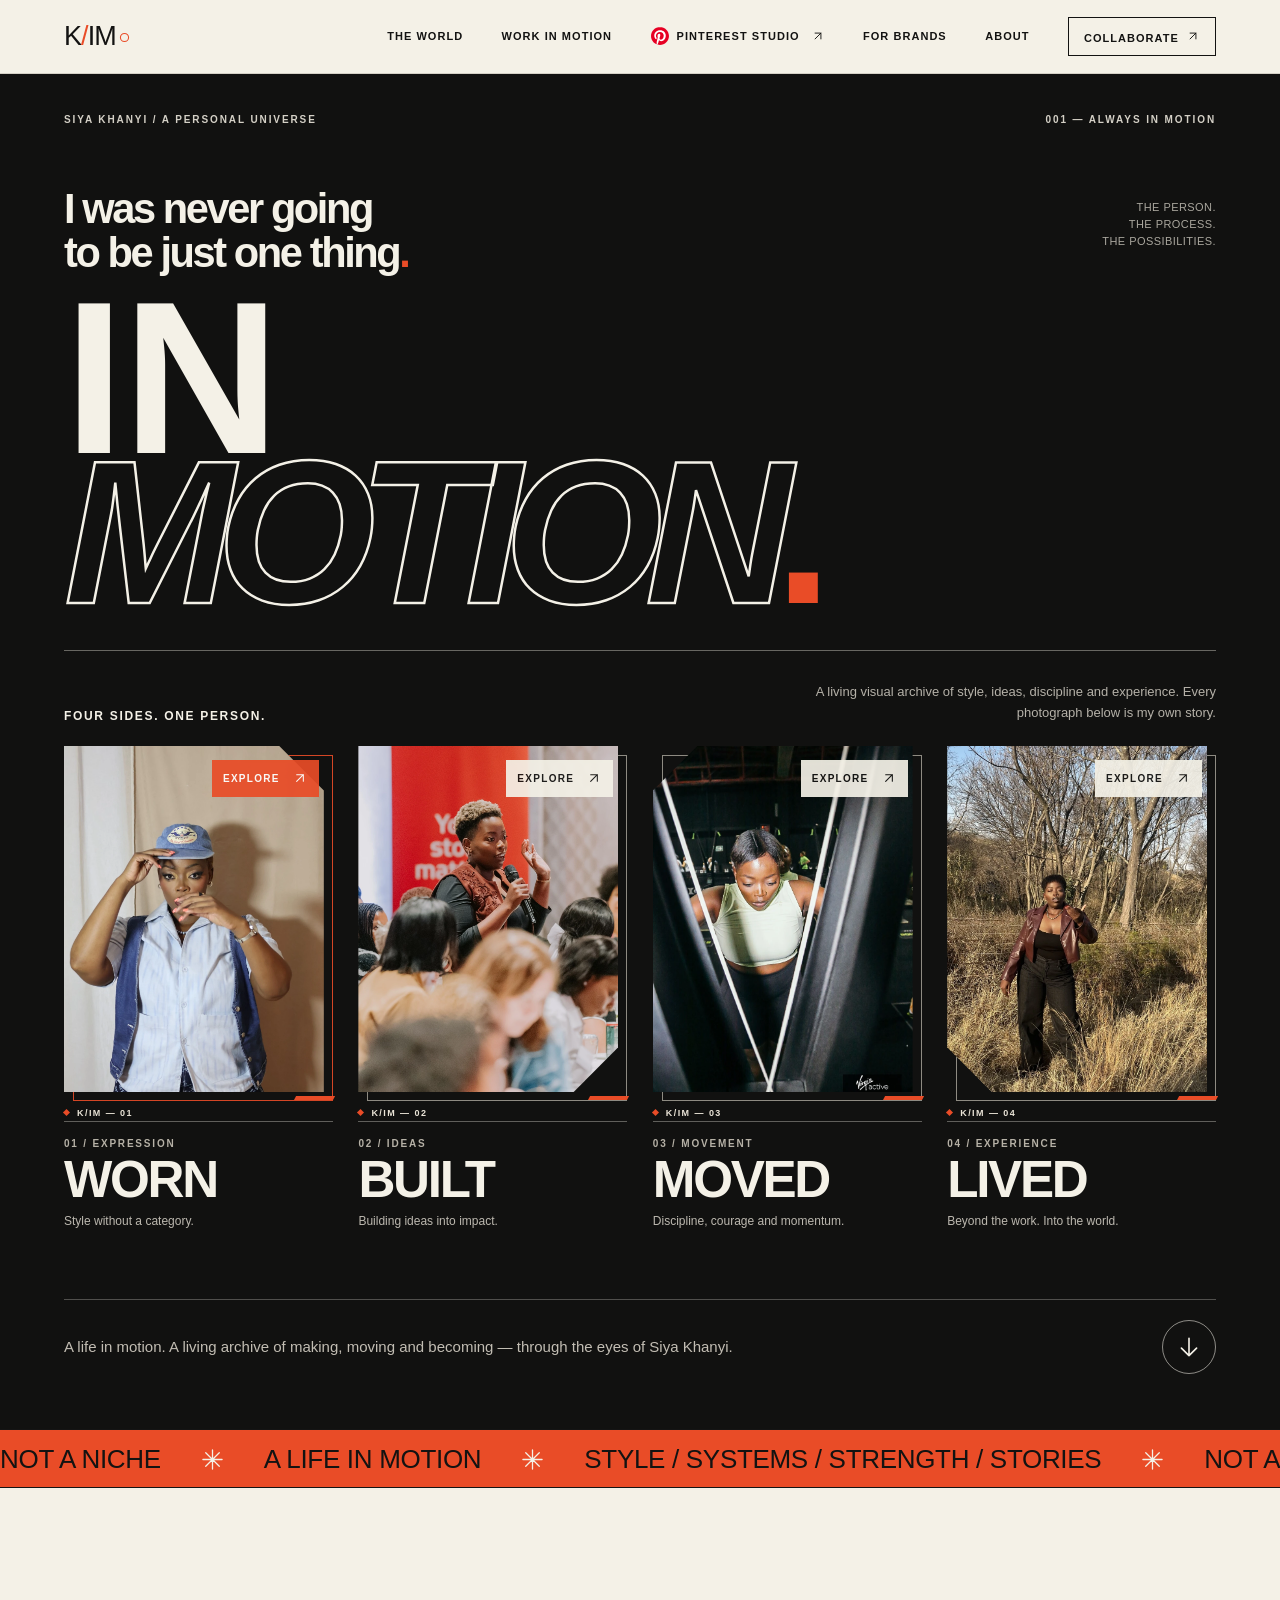
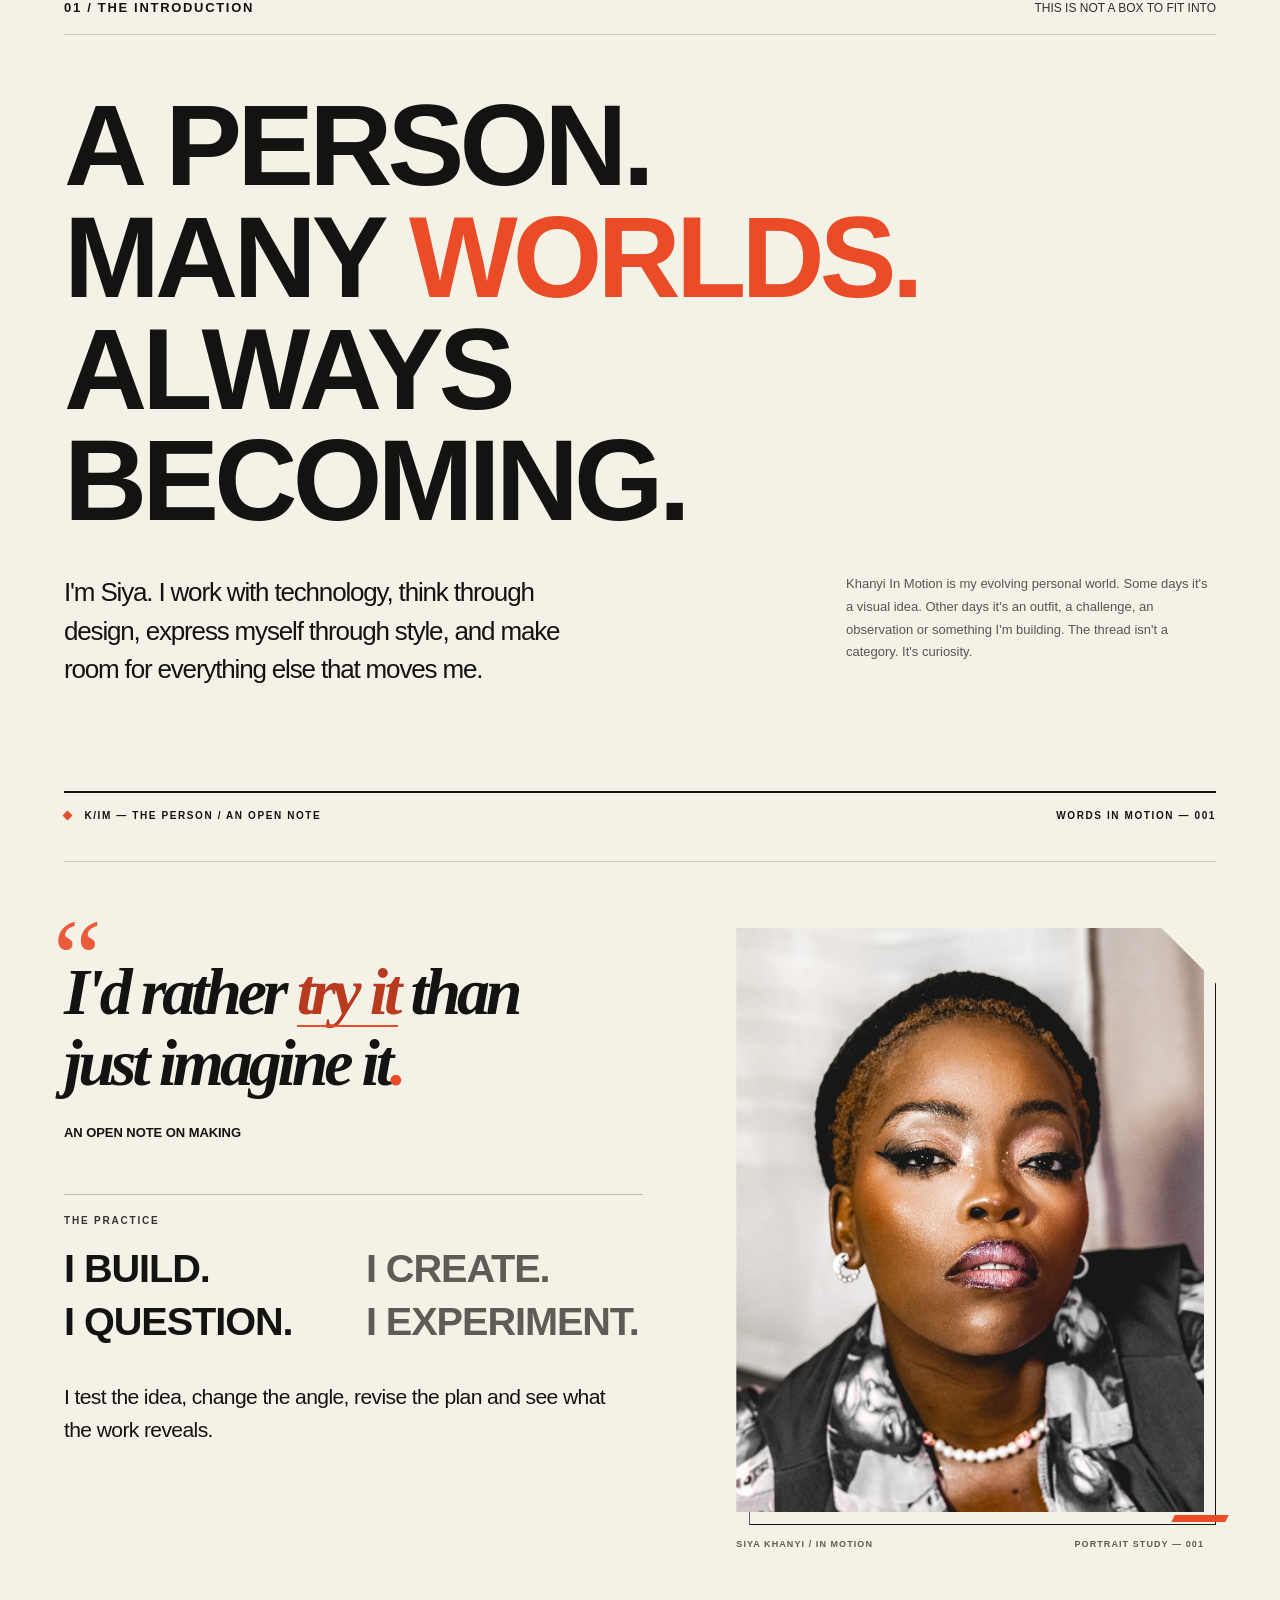
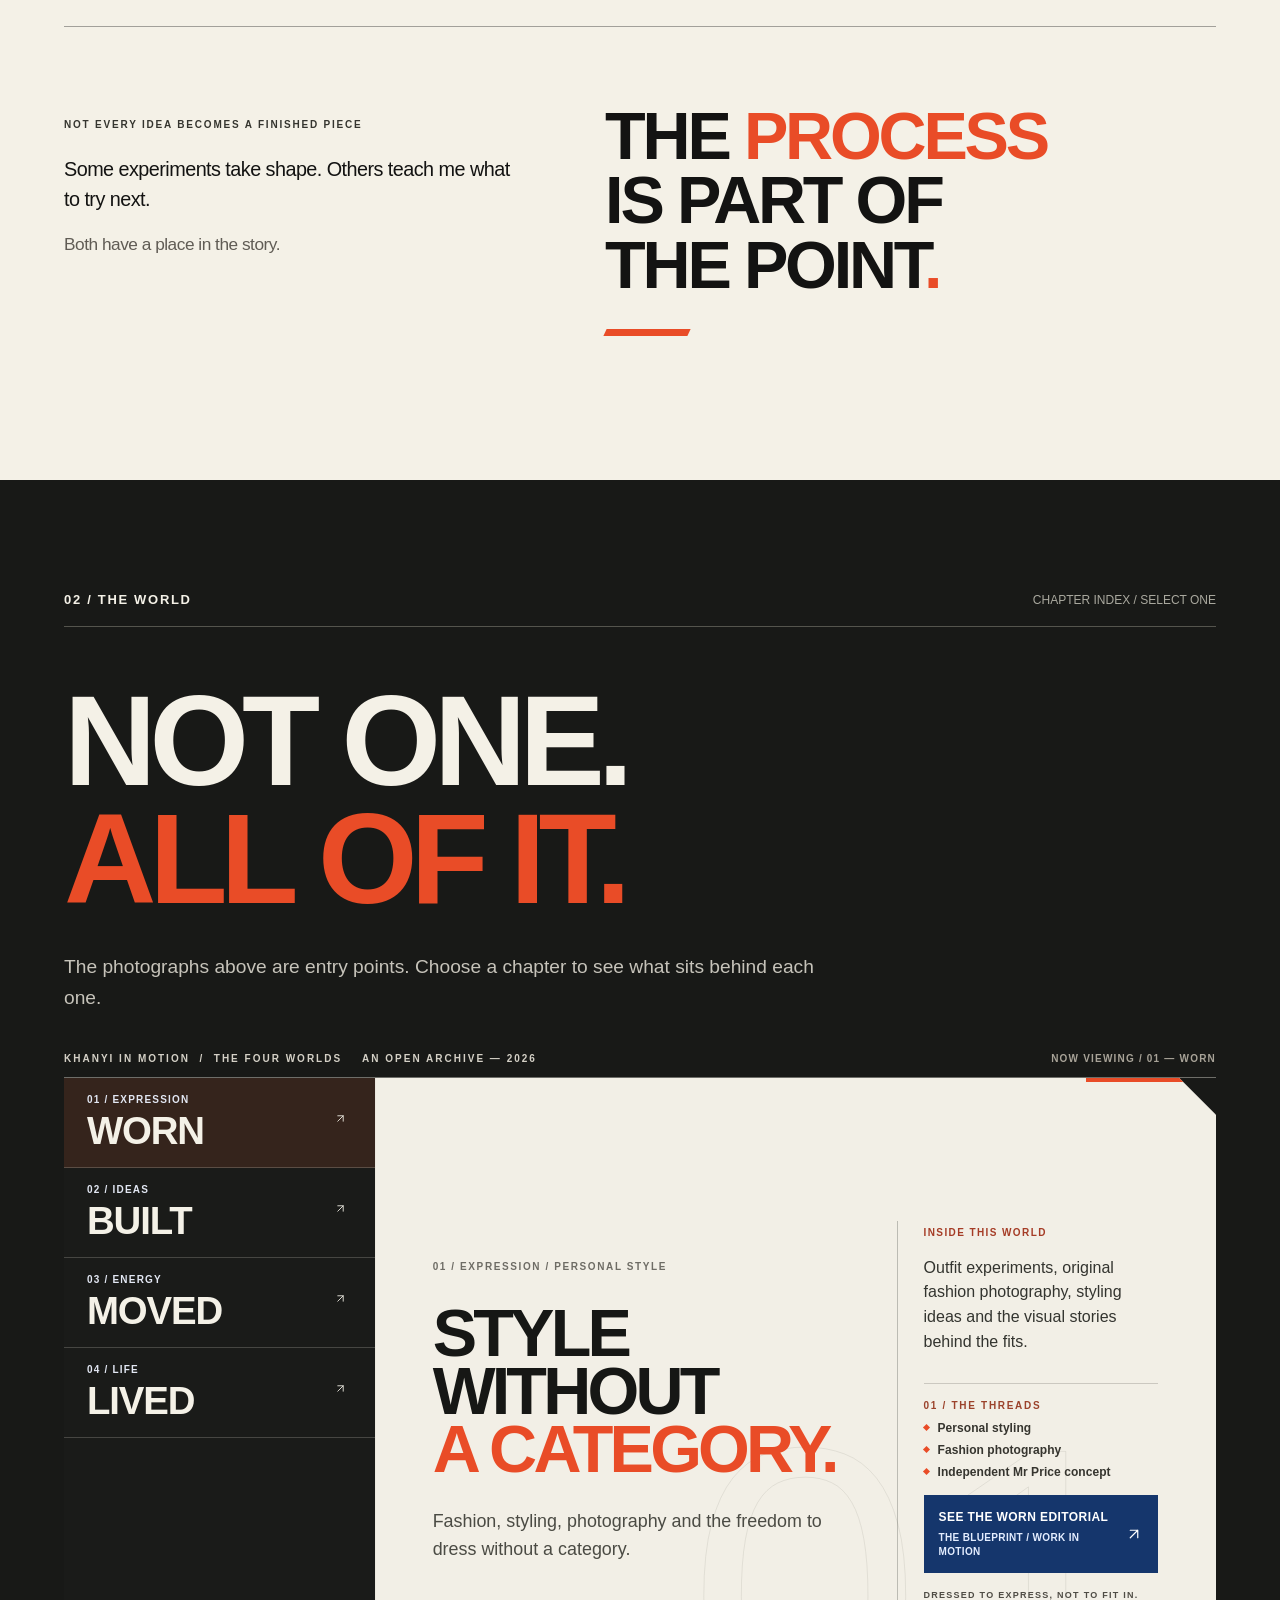
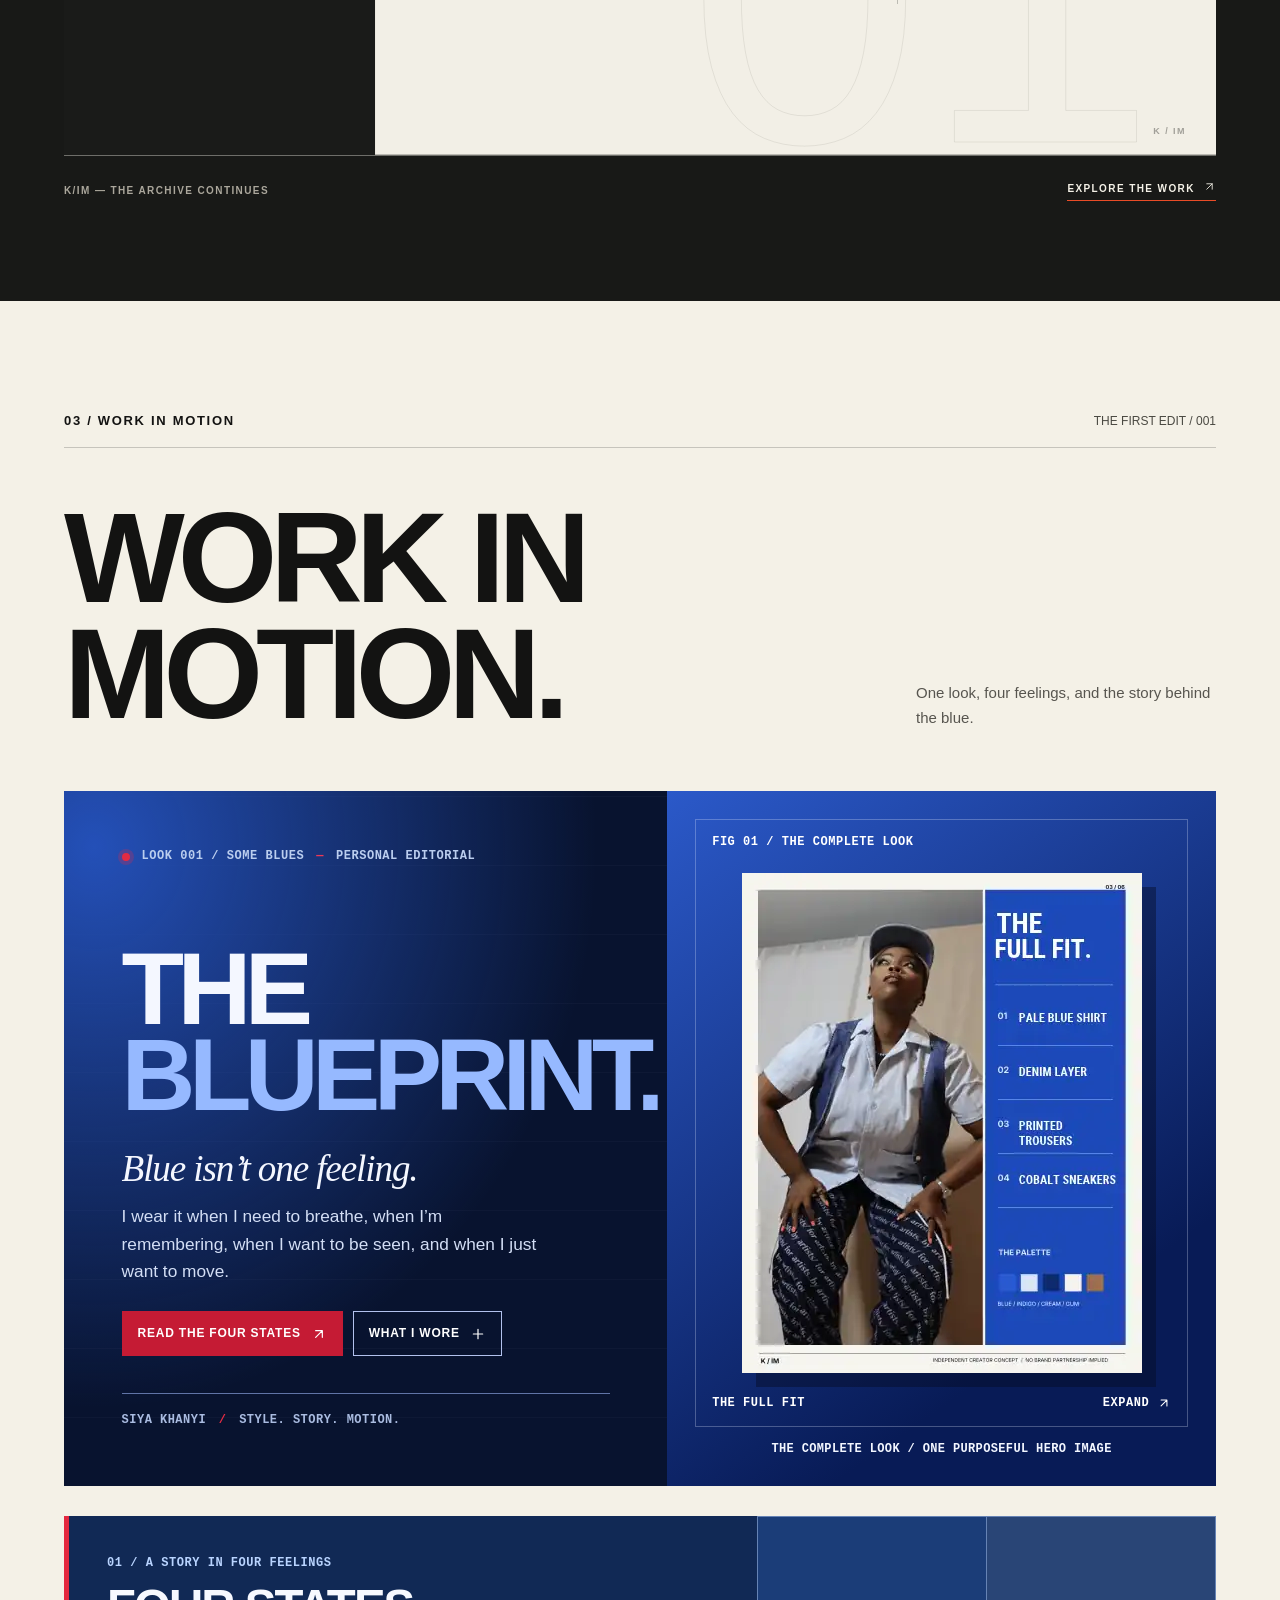
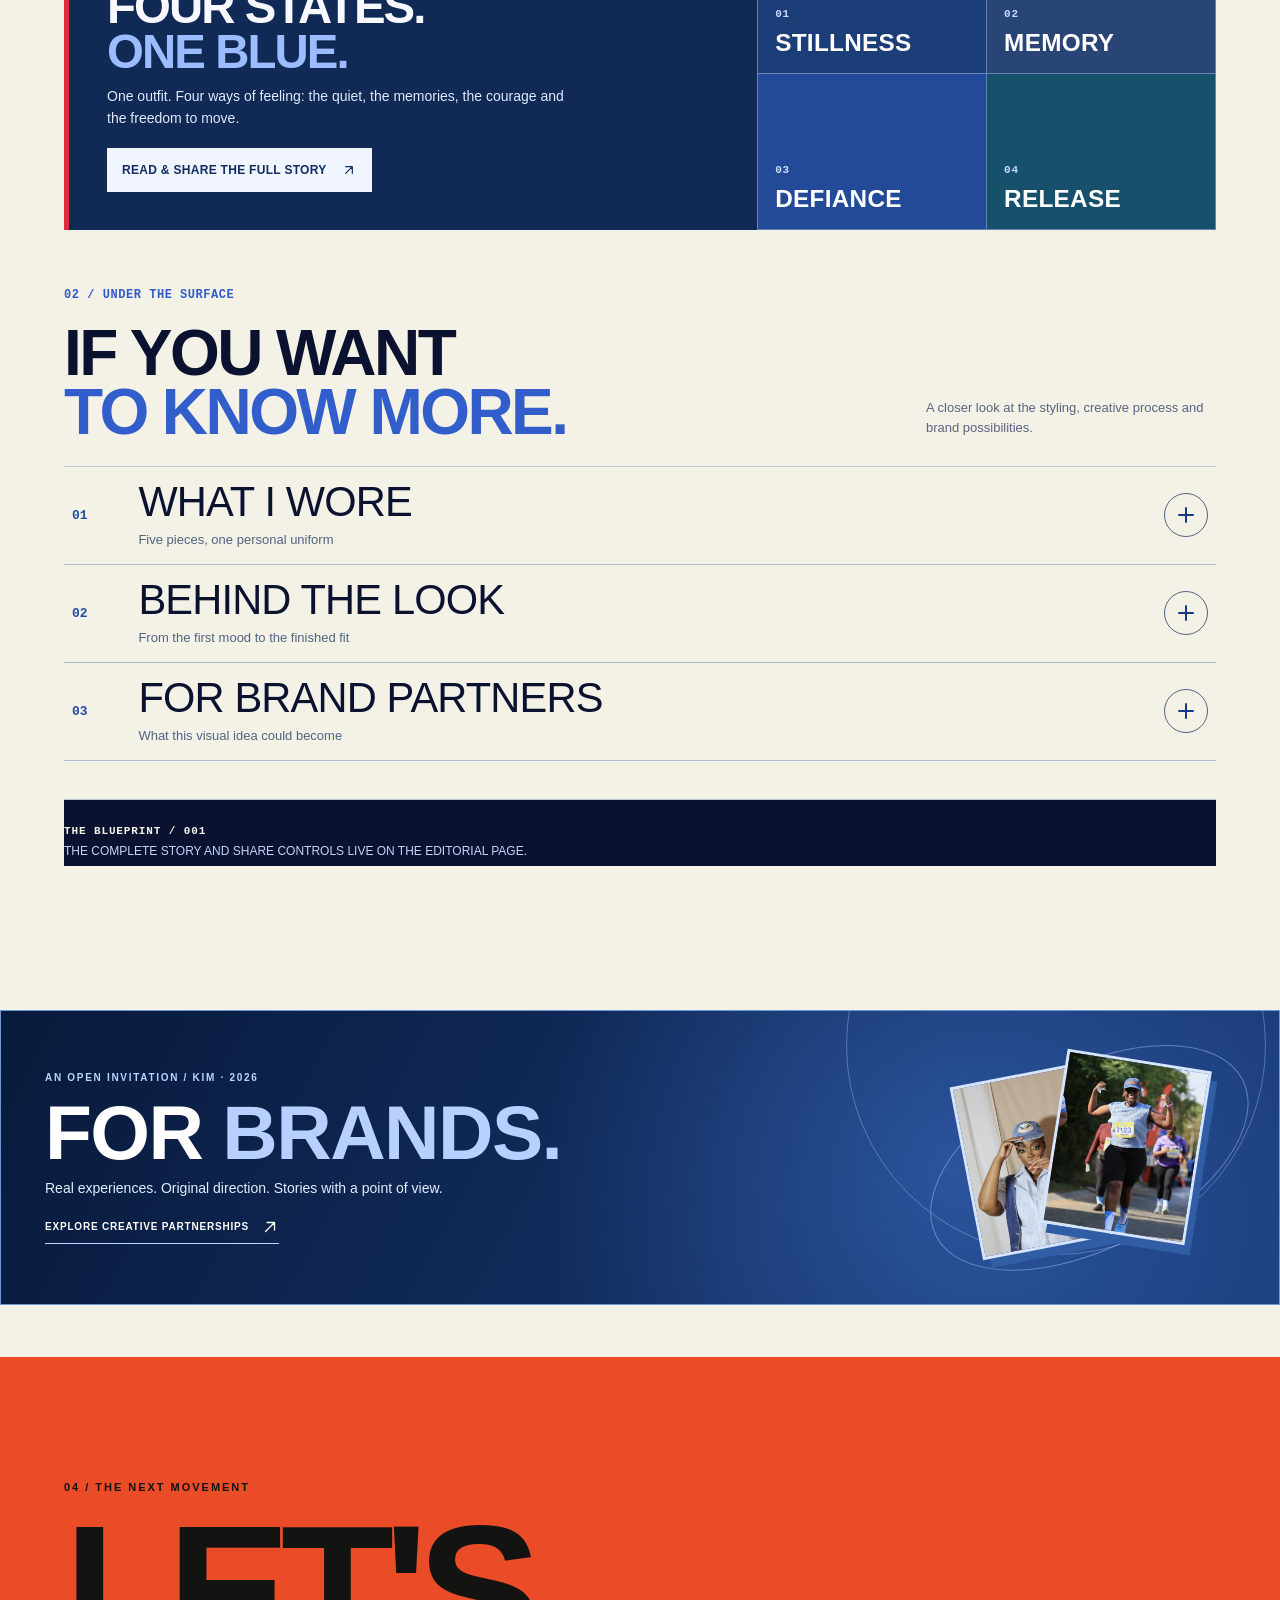
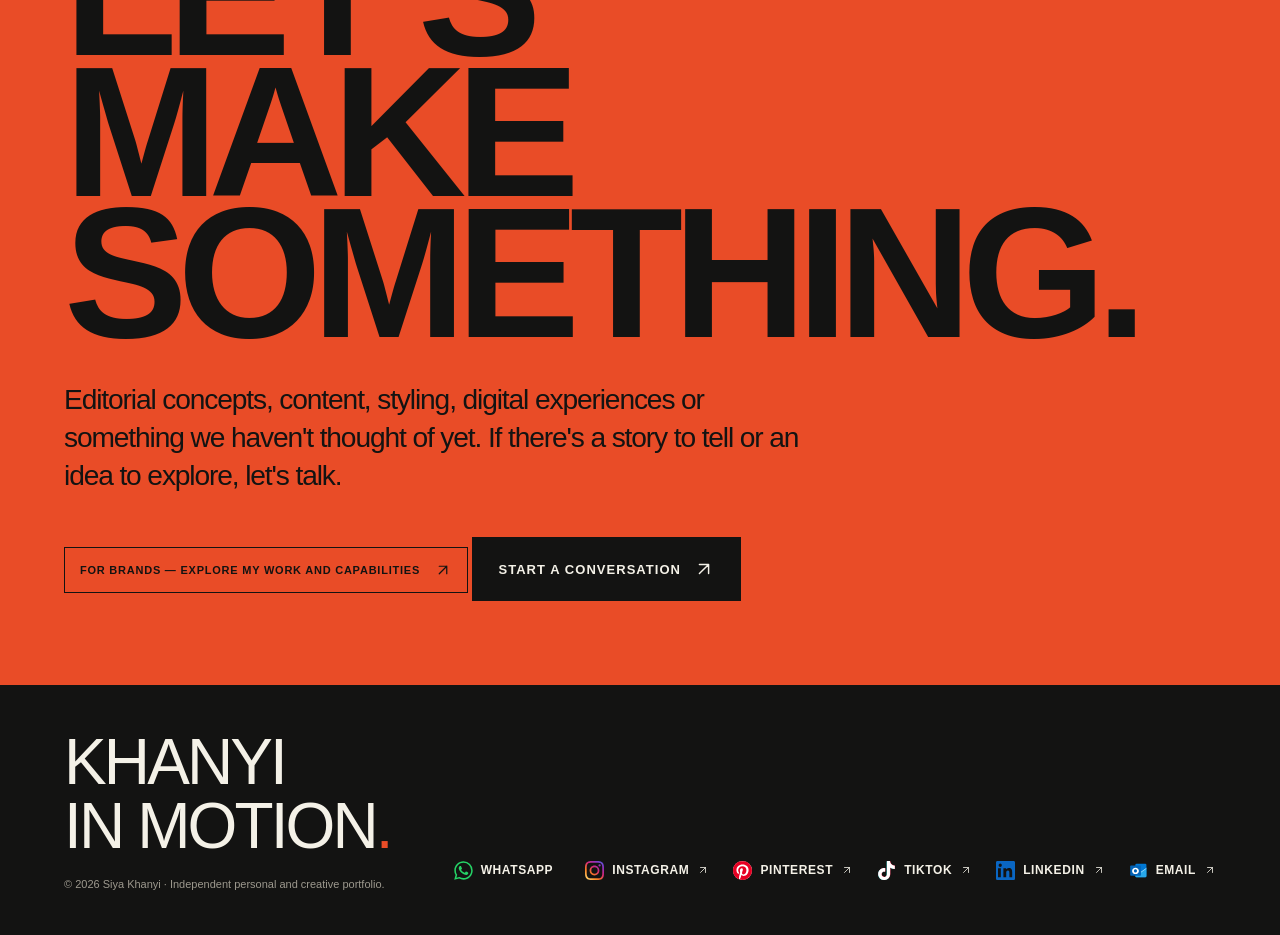
<file: index.html>
<!doctype html>
<html lang="en">
<head>
  <meta charset="utf-8" />
  <meta name="viewport" content="width=device-width, initial-scale=1" />
  <meta name="theme-color" content="#131312" />
  <meta name="description" content="Khanyi In Motion is the evolving world of Siya Khanyi. Style, systems, strength and stories. Not a niche. A life in motion." />
  <meta property="og:type" content="website" />
  <meta property="og:title" content="Khanyi In Motion — Siya Khanyi" />
  <meta property="og:description" content="I was never going to be just one thing. Style. Systems. Strength. Stories. A life in motion." />
  <link rel="canonical" href="https://khanyi-in-motion.vercel.app/" />
  <meta name="robots" content="index,follow,max-image-preview:large" />
  <meta property="og:url" content="https://khanyi-in-motion.vercel.app/" />
  <meta property="og:image" content="https://khanyi-in-motion.vercel.app/assets/home/world-worn.webp" />
  <meta property="og:image:alt" content="Siya Khanyi wearing an original blue outfit and cap" />
  <meta name="twitter:card" content="summary_large_image" />
  <meta name="twitter:title" content="Khanyi in Motion — Siya Khanyi" />
  <meta name="twitter:description" content="Style, systems, strength and stories. Original creative work by Siya Khanyi." />
  <meta name="twitter:image" content="https://khanyi-in-motion.vercel.app/assets/home/world-worn.webp" />
  <link rel="icon" href="data:image/svg+xml,%3Csvg xmlns='http://www.w3.org/2000/svg' viewBox='0 0 64 64'%3E%3Crect width='64' height='64' rx='16' fill='%23131312'/%3E%3Ctext x='10' y='45' font-family='Arial' font-size='36' font-weight='900' fill='%23efeddf'%3EK%3C/text%3E%3Ccircle cx='52' cy='15' r='5' fill='%23ea4b25'/%3E%3C/svg%3E" />
  <title>Khanyi In Motion — Siya Khanyi</title>
  <style>
    :root { --ink:#131312; --cream:#f4f1e7; --cream2:#e9e5d9; --dim:#9e9b91; --orange:#e94c27; --line:rgba(19,19,18,.2); --display:Impact,'Arial Narrow', 'Helvetica Neue',Arial,sans-serif; --body:Arial,Helvetica,sans-serif; }
    *,*::before,*::after{box-sizing:border-box}
    html{scroll-behavior:smooth}
    body{margin:0;color:var(--ink);background:var(--cream);font-family:var(--body);-webkit-font-smoothing:antialiased}
    a{color:inherit;text-decoration:none}button{font:inherit}a:focus-visible,button:focus-visible{outline:3px solid var(--orange);outline-offset:3px}
    ::selection{background:var(--orange);color:#fff}
    .wrap{max-width:1500px;margin:auto;padding-left:clamp(22px,5vw,82px);padding-right:clamp(22px,5vw,82px)}
    .top{height:74px;background:var(--cream);display:flex;align-items:center;justify-content:space-between;gap:20px;position:relative;z-index:50;border-bottom:1px solid #d4d0c6}
    .logo{font-family:var(--display);font-size:27px;letter-spacing:-.035em;line-height:1;white-space:nowrap}
    .logo span{color:var(--orange)}
    .nav{display:flex;align-items:center;gap:clamp(18px,3vw,48px);font-size:11px;font-weight:800;letter-spacing:.095em;text-transform:uppercase}
    .nav a:hover,.social a:hover{color:var(--orange)}
    .nav .btn-mini{border:1px solid var(--ink);padding:11px 15px}
    .nav-trigger{display:none;background:none;border:1px solid var(--ink);padding:10px 12px;font-size:12px;letter-spacing:.06em;font-weight:bold}
    .hero{background:var(--ink);color:var(--cream);min-height:min(790px,calc(100svh - 74px));overflow:hidden;position:relative}
    .hero:before{content:"";width:58vw;max-width:900px;aspect-ratio:1;border:1px solid rgba(244,241,231,.18);border-radius:50%;position:absolute;right:-13vw;top:-16vw;box-shadow:0 0 0 8vw rgba(244,241,231,.023),0 0 0 16vw rgba(244,241,231,.018);pointer-events:none}
    .hero:after{content:"";width:10vw;height:10vw;min-width:80px;min-height:80px;background:var(--orange);border-radius:50%;position:absolute;right:1%;top:9%;opacity:.95;animation:float 9s ease-in-out infinite;pointer-events:none}
    .hero .wrap{position:relative;z-index:1;min-height:inherit;display:flex;flex-direction:column;justify-content:space-between;padding-top:45px;padding-bottom:37px}
    .eyebrow{font-size:11px;letter-spacing:.18em;font-weight:800;text-transform:uppercase}
    .hero-kicker{display:flex;align-items:center;justify-content:space-between;gap:25px}
    .hero-kicker .meta{color:#afa99d;font-size:11px;text-align:right}
    .hero-main{display:grid;grid-template-columns:minmax(0,1.18fr) minmax(300px,.82fr);align-items:center;gap:clamp(22px,3.5vw,52px);margin:28px 0 26px}
    .hero-copy{position:relative;z-index:3}
    .hero-visual{height:clamp(450px,47vw,625px);position:relative;z-index:1;min-width:0}
    .hero-visual:before{content:"";position:absolute;inset:14px -14px -14px 14px;border:1px solid rgba(244,241,231,.35);pointer-events:none}
    .hero-visual img{display:block;width:100%;height:100%;object-fit:cover;object-position:center 36%;filter:contrast(1.02) saturate(1.08);position:relative;z-index:1}
    .photo-caption{position:absolute;bottom:15px;left:-14px;z-index:2;background:var(--cream);color:var(--ink);padding:10px 14px;font-size:10px;letter-spacing:.11em;text-transform:uppercase;font-weight:800}
    .hero-caption{font-weight:600;font-size:clamp(19px,2.5vw,32px);max-width:480px;line-height:1.2;letter-spacing:-.045em;margin-bottom:20px}
    .hero-title{font-family:var(--display);font-size:clamp(100px,11.2vw,174px);letter-spacing:-.06em;line-height:.78;margin:0;text-transform:uppercase;position:relative;z-index:2}
    .hero-title .motion{display:block;color:transparent;-webkit-text-stroke:2px var(--cream);font-style:italic;transform:translateX(-.02em)}
    .hero-bottom{display:flex;justify-content:space-between;align-items:end;gap:30px;padding-top:30px;border-top:1px solid rgba(244,241,231,.25)}
    .hero-bottom p{font-size:14px;line-height:1.65;max-width:460px;color:#c4bfb4;margin:0}
    .round-arrow{height:62px;width:62px;border:1px solid rgba(244,241,231,.55);border-radius:50%;display:grid;place-items:center;font-size:27px;flex-shrink:0;transition:background .2s,color .2s,transform .2s}
    .round-arrow:hover{background:var(--orange);border-color:var(--orange);transform:translateY(4px)}
    .marquee{background:var(--orange);overflow:hidden;padding:14px 0 12px;border-top:1px solid #141414;border-bottom:1px solid #141414}
    .marquee .track{display:flex;white-space:nowrap;width:max-content;gap:40px;animation:slide 32s linear infinite;font-family:var(--display);font-size:26px;letter-spacing:-.012em}
    .marquee .track span:nth-child(even){color:var(--cream)}
    section{scroll-margin-top:30px}
    .section-head{padding-top:112px;display:flex;align-items:baseline;justify-content:space-between;border-bottom:1px solid var(--line);padding-bottom:19px;gap:15px}
    .section-head h2{font-size:13px;letter-spacing:.13em;text-transform:uppercase;margin:0}
    .section-head span{font-size:12px;color:#77746c}
    .intro{padding-bottom:105px}
    .statement{font-family:var(--display);font-weight:900;font-size:clamp(53px,9vw,143px);letter-spacing:-.042em;line-height:.97;text-transform:uppercase;margin:55px 0 36px;max-width:1200px}
    .statement .accent{color:var(--orange)}
    .intro-lower{display:grid;grid-template-columns:1fr 1fr;gap:50px;align-items:start}
    .intro-lower p{font-size:clamp(18px,2.1vw,26px);line-height:1.48;letter-spacing:-.045em;max-width:540px;margin:0}
    .intro-lower aside{font-size:13px;line-height:1.75;max-width:370px;justify-self:end;color:#58564f}
    .world{background:#1a1b19;color:var(--cream);padding-bottom:100px}
    .world .section-head{border-color:#54544d}
    .world .section-head span{color:#aaa99f}
    .world-title{font-family:var(--display);font-size:clamp(60px,10vw,150px);line-height:.92;letter-spacing:-.055em;margin:55px 0 54px;text-transform:uppercase}
    .world-title em{color:var(--orange);font-style:normal}
    .tiles{display:grid;grid-template-columns:repeat(2,minmax(0,1fr));gap:14px}
    .tile{min-height:360px;border:1px solid #5c5c55;padding:30px;position:relative;overflow:hidden;display:flex;flex-direction:column;justify-content:space-between;transition:border-color .3s,transform .3s;background:#21221f}
    .tile:hover{border-color:var(--orange);transform:translateY(-4px)}
    .tile:after{content:"";height:260px;width:260px;border:1px solid rgba(244,241,231,.18);border-radius:50%;position:absolute;top:20%;right:-16%;box-shadow:0 0 0 45px rgba(244,241,231,.025),0 0 0 90px rgba(244,241,231,.02);transform:rotate(-30deg)}
    .tile:nth-child(2):after{border-radius:0;transform:rotate(27deg);height:180px;width:180px;right:9%;top:16%}
    .tile:nth-child(3):after{border-radius:0;transform:rotate(-30deg);height:12px;width:65%;background:var(--orange);border:0;right:-10%;top:32%;box-shadow:0 45px 0 rgba(234,76,39,.5),0 90px 0 rgba(234,76,39,.2)}
    .tile:nth-child(4):after{height:170px;width:170px;background:var(--orange);opacity:.88;right:9%;top:14%;border:0;box-shadow:0 0 0 65px rgba(234,76,39,.08)}
    .tile-number{font-size:11px;font-weight:800;color:#b5b5ac;letter-spacing:.1em;position:relative;z-index:2}
    .tile-content{position:relative;z-index:2;max-width:78%}
    .tile h3{font-family:var(--display);font-size:clamp(58px,7.8vw,125px);line-height:.83;letter-spacing:-.04em;margin:0 0 13px}
    .tile p{font-size:14px;line-height:1.55;max-width:290px;margin:0;color:#c3c1b8}
    .work{padding-bottom:110px}
    .work .heading-grid{display:grid;grid-template-columns:1fr 300px;gap:40px;align-items:end;padding:52px 0 38px}
    .work .heading-grid h2{font-family:var(--display);font-size:clamp(65px,10vw,155px);line-height:.9;letter-spacing:-.055em;text-transform:uppercase;margin:0}
    .work .heading-grid p{color:#57554f;font-size:15px;line-height:1.7;margin:0}
    .projects{border-top:1px solid var(--line)}
    .project{display:grid;grid-template-columns:70px minmax(0,1fr) 190px;gap:25px;align-items:center;padding:28px 0;border-bottom:1px solid var(--line)}
    .project .n{font-size:14px;color:#7f7b72}
    .project h3{font-family:var(--display);font-size:clamp(29px,4.5vw,63px);letter-spacing:-.025em;line-height:1;margin:0 0 8px;text-transform:uppercase}
    .project p{font-size:13px;line-height:1.55;color:#5f5c54;margin:0}
    .project .tag{font-size:11px;font-weight:bold;letter-spacing:.09em;text-transform:uppercase;border:1px solid #928d82;padding:12px;text-align:center;justify-self:end;max-width:190px}
    .note{font-size:11px;line-height:1.6;color:#77736c;margin-top:20px}
    .contact{background:var(--orange);padding:120px 0 70px;overflow:hidden}
    .contact h2{font-family:var(--display);font-size:clamp(84px,14.5vw,220px);line-height:.76;letter-spacing:-.055em;margin:25px 0 38px;text-transform:uppercase}
    .contact p{font-size:clamp(17px,2.2vw,29px);line-height:1.35;max-width:740px;letter-spacing:-.04em;margin:0 0 42px}
    .contact .pill{border:2px solid var(--ink);display:inline-flex;align-items:center;justify-content:space-between;gap:50px;padding:19px 24px;background:var(--ink);color:var(--cream);font-weight:bold;font-size:13px;letter-spacing:.08em;text-transform:uppercase;transition:background .2s,color .2s}
    .contact .pill:hover{background:transparent;color:var(--ink)}
    footer{background:var(--ink);color:var(--cream);padding:45px 0}
    .foot{display:flex;justify-content:space-between;align-items:end;gap:30px}
    .foot .big{font-family:var(--display);font-size:clamp(30px,5vw,75px);letter-spacing:-.045em;line-height:1}
    .social{display:flex;gap:24px;margin-bottom:10px;font-size:12px;text-transform:uppercase;font-weight:bold;letter-spacing:.05em}
    .foot .small{margin-top:20px;color:#9d998e;font-size:11px}
    @keyframes slide{to{transform:translateX(-50%)}}
    @keyframes float{50%{transform:translate(25px,-30px)}}
    @media(max-width:760px){
      .top{height:66px}.logo{font-size:24px}.nav-trigger{display:inline-flex}.nav{display:none;position:absolute;left:0;right:0;top:66px;background:var(--cream);padding:24px;flex-direction:column;align-items:stretch;gap:18px;border-bottom:1px solid var(--ink)}.nav.open{display:flex}.nav .btn-mini{text-align:center}
      .hero{min-height:auto}.hero:before{width:95vw;right:-50vw;top:10vw}.hero:after{right:-5%;top:24%;width:24vw;height:24vw}
      .hero .wrap{padding-top:27px;padding-bottom:24px}
      .hero-kicker .meta{display:none}.hero-main{display:flex;flex-direction:column;align-items:stretch;gap:34px;margin:70px 0 28px}
      .hero-visual{height:clamp(390px,100vw,600px);width:min(88%,450px);align-self:end}
      .hero-visual img{object-position:center 40%}
      .photo-caption{font-size:9px;left:-10px}
      .hero-caption{font-size:20px;max-width:300px}.hero-title{font-size:clamp(86px,20vw,155px)}.hero-title .motion{-webkit-text-stroke:1.4px var(--cream)}
      .hero-bottom p{font-size:12px;max-width:280px}.round-arrow{width:48px;height:48px}
      .section-head{padding-top:70px}.statement{margin-top:34px;font-size:clamp(58px,12.5vw,100px)}
      .intro{padding-bottom:65px}.intro-lower{grid-template-columns:1fr;gap:20px}.intro-lower aside{justify-self:start}
      .world{padding-bottom:70px}.world-title{margin:36px 0 36px}.tiles{grid-template-columns:1fr}.tile{min-height:330px;padding:25px}.tile h3{font-size:100px}
      .work{padding-bottom:75px}.work .heading-grid{grid-template-columns:1fr;padding:36px 0 30px;gap:15px}.work .heading-grid p{max-width:440px}
      .project{grid-template-columns:30px 1fr;gap:15px;padding:22px 0}.project .tag{grid-column:2;justify-self:start}.project h3{font-size:36px}
      .contact{padding:80px 0 65px}.contact h2{font-size:clamp(86px,17vw,145px)}.foot{align-items:start;flex-direction:column;gap:35px}
    }
    @media(prefers-reduced-motion:reduce){html{scroll-behavior:auto}.marquee .track,.hero:after{animation:none}.tile,.round-arrow,.contact .pill{transition:none}}


/* V7 / OPEN COMPOSITION. Typography and photography have their own space. */
.visually-hidden{position:absolute!important;width:1px;height:1px;padding:0;margin:-1px;overflow:hidden;clip:rect(0,0,0,0);white-space:nowrap;border:0}
.hero.hero-v7{background:#111110;color:var(--cream);min-height:0;height:auto;overflow:visible;isolation:isolate}
.hero.hero-v7:before,.hero.hero-v7:after{display:none!important;content:none!important}
.hero.hero-v7>.wrap{display:block;min-height:0;padding-top:40px;padding-bottom:55px;position:relative}
.v7-topline{display:flex;justify-content:space-between;align-items:center;gap:24px;color:#d4d0c6;font-size:10px;font-weight:800;letter-spacing:.19em;text-transform:uppercase}
.v7-title-area{position:relative;padding:62px 0 43px;border-bottom:1px solid rgba(244,241,231,.38)}
.v7-declaration{margin:0 0 24px;max-width:470px;font-weight:740;font-size:clamp(28px,3.25vw,48px);line-height:1.06;letter-spacing:-.058em}
.v7-declaration span{color:var(--orange)}
.v7-display{margin:0;text-transform:uppercase;font-family:var(--display);font-weight:900;line-height:.73;letter-spacing:-.068em;white-space:nowrap;position:relative;width:max-content;max-width:100%}
.v7-display .v7-in{display:block;font-size:clamp(120px,17vw,244px);color:var(--cream)}
.v7-display .v7-motion{display:block;font-size:clamp(104px,16vw,226px);font-style:italic;color:transparent;-webkit-text-stroke:2.5px var(--cream);letter-spacing:-.088em}
.v7-period{font-style:normal;color:var(--orange);-webkit-text-stroke:0;letter-spacing:-.1em}
.v7-note{position:absolute;top:74px;right:0;width:220px;font-size:11px;line-height:1.55;letter-spacing:.04em;color:#aaa79e;text-align:right}
.v7-gallery-intro{display:flex;justify-content:space-between;align-items:end;gap:30px;padding:31px 0 23px;color:var(--cream)}
.v7-gallery-intro strong{font-size:12px;letter-spacing:.14em;text-transform:uppercase}
.v7-gallery-intro p{max-width:420px;font-size:13px;color:#b5b1a8;line-height:1.55;margin:0;text-align:right}
.v7-gallery{display:grid;grid-template-columns:repeat(4,minmax(0,1fr));gap:clamp(15px,1.6vw,25px)}
.v7-card{margin:0;min-width:0;position:relative}
.v7-photo{width:100%;aspect-ratio:3/4;overflow:hidden;background:#24211c;position:relative}
.v7-photo:after{position:absolute;inset:0;content:'';border:1px solid rgba(255,255,255,.18);pointer-events:none}
.v7-photo img{display:block;width:100%;height:100%;object-fit:cover;object-position:center;filter:none;transition:transform .5s cubic-bezier(.2,.65,.25,1)}
.v7-card:hover .v7-photo img{transform:scale(1.025)}
.v7-worn img{object-position:50% 54%}
.v7-built img{object-position:52% 47%}
.v7-moved img{object-position:50% 50%}
.v7-lived img{object-position:50% 52%}
.v7-card figcaption{display:flex;flex-direction:column;gap:9px;padding:18px 0 4px;min-height:115px;border-top:3px solid var(--orange);margin-top:10px}
.v7-chapter{font-size:10px;letter-spacing:.18em;text-transform:uppercase;color:#b6b1a6;font-weight:800}
.v7-card figcaption strong{font-family:var(--display);font-size:clamp(37px,4vw,59px);letter-spacing:-.035em;line-height:.87}
.v7-card figcaption .v7-desc{font-size:12px;line-height:1.5;color:#bcb8af;max-width:260px}
.v7-footer{border-top:1px solid rgba(244,241,231,.28);margin-top:60px;padding-top:20px;display:flex;justify-content:space-between;align-items:center;gap:30px}
.v7-footer p{color:#c2bdb3;margin:0;max-width:700px;font-size:15px;line-height:1.6}
.v7-footer .round-arrow{width:54px;height:54px}
@media(min-width:1600px){.v7-display .v7-motion{font-size:226px}}
@media(max-width:1140px){.v7-title-area{padding-top:47px}.v7-note{top:50px;width:170px}.v7-gallery{gap:14px}.v7-card figcaption strong{font-size:clamp(35px,4.2vw,50px)}}
@media(max-width:850px){
 .v7-gallery{grid-template-columns:repeat(2,minmax(0,1fr));gap:35px 20px}
 .v7-note{display:none}
 .v7-display .v7-in{font-size:clamp(105px,20vw,180px)}
 .v7-display .v7-motion{font-size:clamp(85px,16vw,143px)}
 .v7-card figcaption strong{font-size:clamp(42px,7vw,65px)}
 .v7-photo{aspect-ratio:3/4}
}
@media(max-width:540px){
 .hero.hero-v7>.wrap{padding-top:24px;padding-bottom:35px}
 .v7-topline{font-size:8px;letter-spacing:.075em}.v7-topline span:last-child{display:none}
 .v7-title-area{padding:38px 0 30px}
 .v7-declaration{font-size:clamp(27px,7.7vw,35px);margin-bottom:28px}
 .v7-display .v7-in{font-size:clamp(102px,29vw,160px)}
 .v7-display .v7-motion{font-size:clamp(69px,16.7vw,100px);-webkit-text-stroke:1.5px var(--cream)}
 .v7-gallery-intro{padding:28px 0 18px;align-items:start;flex-direction:column;gap:7px}
 .v7-gallery-intro strong{font-size:11px}
 .v7-gallery-intro p{font-size:12px;text-align:left}
 .v7-gallery{grid-template-columns:1fr;gap:35px}
 .v7-photo{aspect-ratio:4/5}
 .v7-card figcaption{margin-top:7px;padding-top:13px;gap:8px;min-height:auto}
 .v7-card figcaption strong{font-size:60px}
 .v7-card figcaption .v7-desc{font-size:13px;max-width:100%}
 .v7-footer{margin-top:52px;padding-top:18px}
 .v7-footer p{font-size:12px}
 .v7-footer .round-arrow{width:43px;height:43px}
}
@media(prefers-reduced-motion:reduce){.v7-photo img{transition:none}}


/* V8 — KINETIC CUT: four images, a single recognizable edge language.
   Original images untouched; graphic treatments use only CSS. */
.v7-gallery {column-gap: clamp(18px,2vw,28px);}
.v7-card {--edge:clamp(30px,3.5vw,48px);--stroke:rgba(232,226,211,.65);}
.v8-frame {position:relative; isolation:isolate; padding:0 9px 9px 0;}
/* The off-register perimeter deliberately sits outside the photo. */
.v8-frame:before {content:''; pointer-events:none; position:absolute;z-index:-1; inset:9px 0 0 9px; border:1px solid var(--stroke); opacity:.9;}
.v8-frame:after {content:'';position:absolute;z-index:3;pointer-events:none;bottom:1px;right:0;width:39px;height:4px;background:var(--orange);transform:skew(-28deg);transform-origin:right bottom}
.v7-photo {aspect-ratio:3/4; overflow:hidden; background:#24211c; position:relative; border:0;}
/* Every frame uses a 45-degree corner cut and a sharp, authored silhouette.
   Cuts are restricted to the outermost ~2% of each photo, protecting faces and poses. */
.v7-worn .v7-photo {clip-path:polygon(0 0,calc(100% - var(--edge)) 0,100% var(--edge),100% 100%,0 100%);}
.v7-built .v7-photo {clip-path:polygon(0 0,100% 0,100% calc(100% - var(--edge)),calc(100% - var(--edge)) 100%,0 100%);}
.v7-moved .v7-photo {clip-path:polygon(var(--edge) 0,100% 0,100% 100%,0 100%,0 var(--edge));}
.v7-lived .v7-photo {clip-path:polygon(0 0,100% 0,100% 100%,var(--edge) 100%,0 calc(100% - var(--edge)));}
.v7-photo:after {display:none;}
.v7-photo img {display:block;width:100%;height:100%;object-fit:cover;filter:none;}
/* A shared micro-identity runs along each mat: registration dot + serial. */
.v8-frame-id {position:absolute;bottom:2px;left:0;z-index:2;color:#eae4d7;font-size:9px;line-height:1;letter-spacing:.16em;font-weight:800;transform:translateY(19px)}
.v8-frame-id:before {content:'';display:inline-block;width:5px;height:5px;margin-right:8px;vertical-align:1px;background:var(--orange);transform:rotate(45deg)}
.v7-card figcaption {margin-top:20px;padding:16px 0 0;gap:9px;min-height:118px;border-top:1px solid rgba(244,241,231,.35)}
.v7-card figcaption strong {letter-spacing:-.045em}
.v7-card figcaption .v7-desc {max-width:280px}
.v7-card:hover .v8-frame:before {border-color:var(--orange)}
@media(max-width:850px){.v7-gallery{gap:38px 22px}.v7-card{--edge:38px}}
@media(max-width:540px){
 .v7-gallery{gap:44px}
 .v7-photo{aspect-ratio:4/5}
 .v7-card{--edge:42px}
 .v7-card figcaption{margin-top:21px;min-height:auto}
 .v8-frame-id{font-size:10px}
}

/* V9 / ADDED TO V8: An editorial portrait extension to the existing introduction.
   Existing hierarchy, words, images, components and section ordering are untouched. */
.intro-addition{position:relative;display:grid;grid-template-columns:minmax(0,1fr) minmax(290px,43%);align-items:end;gap:6vw;margin-top:76px;min-height:455px}
.intro-addition-identity{align-self:center;border-top:1px solid rgba(19,19,18,.24);padding-top:18px;min-width:0}
.intro-addition-identity .intro-catalogue{font-size:10px;letter-spacing:.18em;font-weight:800;color:#6c685f}
.intro-addition-identity .intro-monogram{font-family:var(--display);font-size:clamp(120px,18vw,300px);letter-spacing:-.075em;line-height:.8;margin:75px 0 0;color:transparent;-webkit-text-stroke:2px var(--ink);user-select:none}
.intro-addition-identity .intro-monogram span{color:var(--orange);-webkit-text-stroke:0}
.intro-addition-portrait{margin:0;max-width:495px;justify-self:end;width:100%;position:relative;padding:0 13px 13px 0}
.intro-addition-portrait .portrait-frame{position:relative;aspect-ratio:4/4.35}
.intro-addition-portrait .portrait-frame:before{content:'';position:absolute;inset:13px -13px -13px 13px;border:1px solid var(--ink);z-index:-1}
.intro-addition-portrait img{display:block;width:100%;height:100%;object-fit:cover;object-position:50% 38%;clip-path:polygon(0 0,calc(100% - 46px) 0,100% 46px,100% 100%,0 100%);filter:none}
.intro-addition-portrait .portrait-frame:after{content:'';position:absolute;right:-13px;bottom:-13px;width:60px;height:7px;background:var(--orange);transform:skew(-23deg)}
.intro-addition-portrait figcaption{font-size:10px;letter-spacing:.15em;font-weight:800;color:#59554c;padding:23px 0 0}
@media(max-width:850px){.intro-addition{grid-template-columns:1fr 1.2fr;gap:4vw;min-height:0;margin-top:60px}.intro-addition-identity .intro-monogram{font-size:clamp(115px,17vw,175px);margin:75px 0 0}}
@media(max-width:600px){.intro-addition{grid-template-columns:1fr;margin-top:50px;gap:30px}.intro-addition-identity{display:none}.intro-addition-portrait{justify-self:center;width:min(100%,420px);max-width:420px}.intro-addition-portrait .portrait-frame{aspect-ratio:4/4.6}}


/* V10 EDITORIAL EXTENSION — all original V8 copy/layout retained. */
.kin-note {margin-top:clamp(62px,8vw,122px);border-top:2px solid var(--ink);position:relative}
.kin-note * {min-width:0}
.kin-note-rule {display:flex;align-items:center;justify-content:space-between;gap:20px;padding:16px 0 38px;border-bottom:1px solid var(--line);font-weight:800;font-size:10px;letter-spacing:.16em;line-height:1.4;text-transform:uppercase}
.kin-diamond {width:7px;height:7px;display:inline-block;transform:rotate(45deg);background:var(--orange);margin-right:9px}
.kin-note-upper {display:grid;grid-template-columns:minmax(0,1.05fr) minmax(300px,.87fr);gap:clamp(36px,7.3vw,116px);align-items:start;padding-top:clamp(35px,4.5vw,70px)}
.kin-note-column {display:flex;flex-direction:column;align-items:flex-start}
.kin-pullquote {position:relative;margin:0;padding:36px 0 18px;max-width:660px;font-family:Georgia,'Times New Roman',serif;font-size:clamp(42px,5.15vw,78px);line-height:1.08;font-weight:700;font-style:italic;letter-spacing:-.063em;text-wrap:balance}
.kin-quote-mark {position:absolute;top:-17px;left:-11px;font-family:Georgia,serif;font-size:110px;font-weight:400;font-style:normal;color:var(--orange);line-height:1;opacity:.9;z-index:-1}
.kin-quote-important {color:var(--orange);white-space:nowrap;position:relative}
.kin-quote-important:after {content:'';position:absolute;left:0;right:0;bottom:1px;border-bottom:2px solid var(--orange);transform:scaleX(0);transform-origin:left center;transition:transform 1.0s cubic-bezier(.2,.85,.25,1) .45s}
.kin-pullquote.is-visible .kin-quote-important:after {transform:scaleX(1)}
.kin-dot {color:var(--orange)}
.kin-signature {font-size:13px;line-height:1.5;margin:7px 0 52px;letter-spacing:-.005em;font-weight:600}
.kin-action {width:100%;max-width:640px;border-top:1px solid rgba(19,19,18,.26);padding-top:15px}
.kin-action-label,.kin-minilabel {font-size:10px;letter-spacing:.18em;font-weight:800;color:#737067}
.kin-action-grid {display:grid;grid-template-columns:repeat(2,minmax(0,1fr));gap:11px 25px;padding:20px 0 17px}
.kin-action-grid strong {font-family:var(--display);text-transform:uppercase;letter-spacing:-.027em;font-size:clamp(27px,3.1vw,48px);line-height:1.04;font-weight:900}
.kin-action-grid strong:nth-child(2),.kin-action-grid strong:nth-child(4) {color:#605c54}
.kin-narrative {max-width:555px;font-size:clamp(17px,1.65vw,23px);line-height:1.55;letter-spacing:-.03em;margin:22px 0 0}
.kin-portrait {position:relative;margin:8px 0 0;padding:0 12px 0 0;width:100%;max-width:540px;justify-self:end}
.kin-photo-shell {position:relative;aspect-ratio:4 / 5.0;overflow:visible;isolation:isolate}
.kin-photo-shell::after {content:'';position:absolute;z-index:0;inset:13px -12px -13px 13px;border:1px solid var(--ink);clip-path:polygon(0 0,calc(100% - 43px) 0,100% 43px,100% 100%,0 100%)}
.kin-photo-shell img {width:100%;height:100%;display:block;position:relative;z-index:1;object-fit:cover;object-position:50% 36%;clip-path:polygon(0 0,calc(100% - 43px) 0,100% 43px,100% 100%,0 100%);filter:none;transform-origin:center center;transition:transform .65s cubic-bezier(.2,.75,.23,1)}
.kin-portrait:hover .kin-photo-shell img {transform:translateY(-5px)}
.kin-portrait::after {content:'';position:absolute;z-index:3;right:-11px;bottom:27px;background:var(--orange);width:54px;height:7px;transform:skewX(-26deg)}
.kin-portrait figcaption {display:flex;justify-content:space-between;gap:8px;margin-top:27px;font-size:9px;letter-spacing:.12em;font-weight:800;color:#5f5a53}
.kin-note-bottom {display:grid;grid-template-columns:minmax(0,.85fr) minmax(0,1.15fr);gap:clamp(30px,7vw,100px);padding:clamp(40px,6vw,86px) 0 clamp(20px,3vw,42px);margin-top:clamp(46px,6vw,90px);border-top:1px solid rgba(19,19,18,.36);align-items:start}
.kin-reflection {max-width:450px;padding-top:10px}
.kin-reflection p {font-size:clamp(17px,1.55vw,23px);line-height:1.55;letter-spacing:-.028em;margin:22px 0 0}
.kin-reflection p + p {margin-top:16px;color:#605c55;font-size:clamp(15px,1.35vw,19px)}
.kin-lastword {margin:0;font-family:var(--display);font-size:clamp(43px,5.2vw,80px);font-weight:900;letter-spacing:-.048em;line-height:.97;text-transform:uppercase;display:flex;flex-direction:column;align-items:flex-start}
.kin-lastword em {font-style:normal;color:var(--orange)}
.kin-rule {margin-top:32px;height:7px;background:var(--orange);width:84px;transform:skewX(-25deg);transform-origin:left}
/* Motion only activates for supported browsers; content is visible by default. */
html.kin-motion .kin-animate {opacity:0;transform:translateY(22px);transition:opacity .85s cubic-bezier(.22,.72,.24,1),transform .85s cubic-bezier(.22,.72,.24,1)}
html.kin-motion .kin-animate.is-visible {opacity:1;transform:translateY(0)}
@media(max-width:1080px){.kin-note-upper{gap:5vw}.kin-pullquote{font-size:clamp(43px,5.45vw,61px)}.kin-lastword{font-size:clamp(40px,5.3vw,60px)}}
@media(max-width:760px){.kin-note{margin-top:68px}.kin-note-rule{padding-bottom:25px}.kin-note-rule span:last-child{display:none}.kin-note-upper{grid-template-columns:1fr;gap:34px;padding-top:22px}.kin-pullquote{font-size:clamp(42px,9vw,72px);padding-top:35px;max-width:560px}.kin-signature{margin-bottom:32px}.kin-action-grid strong{font-size:clamp(31px,6vw,47px)}.kin-narrative{margin-top:16px;max-width:600px}.kin-portrait{max-width:600px;justify-self:stretch;margin:18px 0 0}.kin-photo-shell{aspect-ratio:5/4.9}.kin-note-bottom{grid-template-columns:1fr;gap:48px;margin-top:65px;padding-top:46px}.kin-reflection{max-width:620px}.kin-lastword{font-size:clamp(45px,9.5vw,85px)}}
@media(max-width:460px){.kin-note-rule{font-size:9px}.kin-pullquote{font-size:clamp(39px,10.8vw,52px);letter-spacing:-.055em}.kin-quote-mark{font-size:78px;left:-5px;top:2px}.kin-action-grid{gap:10px 12px}.kin-action-grid strong{font-size:clamp(26px,7vw,38px)}.kin-narrative{font-size:18px}.kin-photo-shell{aspect-ratio:4/4.7}.kin-portrait figcaption{font-size:8px}.kin-note-bottom{margin-top:60px}.kin-lastword{font-size:clamp(39px,10.1vw,58px)}}
@media(prefers-reduced-motion:reduce){html.kin-motion .kin-animate{opacity:1!important;transform:none!important;transition:none!important}.kin-quote-important:after{transform:scaleX(1)!important;transition:none!important}.kin-photo-shell img{transition:none!important}.kin-portrait:hover .kin-photo-shell img{transform:none!important}}


/* V12: interactive story navigation; deliberately does not repeat the four hero cards. */
.v7-card{isolation:isolate}
.v12-card-link{position:absolute;inset:0;z-index:8;display:block;cursor:pointer;outline-offset:7px}
.v12-card-link:focus-visible{outline:2px solid var(--orange)}
.v12-card-action{position:absolute;top:14px;right:14px;background:var(--cream);color:var(--ink);font-size:10px;letter-spacing:.13em;font-weight:900;padding:10px 11px;display:flex;gap:12px;align-items:center;opacity:.92;transform:translateY(0);transition:background .2s,color .2s,transform .25s}
.v12-card-action b{font-size:15px;font-weight:500}
.v12-card-link:hover .v12-card-action,.v12-card-link:focus-visible .v12-card-action{background:var(--orange);color:white;transform:translateY(-3px)}
.v7-card:has(.v12-card-link:hover) .v8-frame:before,.v7-card:has(.v12-card-link:focus-visible) .v8-frame:before{border-color:var(--orange)}
.v12-world-intro{font-size:clamp(16px,1.55vw,20px);color:#cbc7bd;line-height:1.5;margin:-14px 0 28px;max-width:610px}
.v12-world-index{display:grid;grid-template-columns:repeat(4,minmax(0,1fr));border-block:1px solid rgba(244,241,231,.4);margin-bottom:24px}
.v12-world-index button{appearance:none;border:0;border-right:1px solid rgba(244,241,231,.25);color:var(--cream);background:transparent;text-align:left;min-width:0;min-height:90px;display:grid;grid-template-columns:1fr 18px;grid-template-rows:auto auto;align-content:center;gap:7px;cursor:pointer;padding:16px clamp(12px,1.8vw,27px);transition:background .25s,color .25s}
.v12-world-index button:first-child{padding-left:3px}.v12-world-index button:last-child{border-right:0}
.v12-world-index button span:first-child{font-size:9px;letter-spacing:.11em;color:#a5a199;font-weight:800;grid-column:1 / -1}
.v12-world-index button strong{font-size:clamp(21px,2.7vw,36px);line-height:1;font-family:var(--display);letter-spacing:-.03em}
.v12-world-index button span:last-child{color:var(--orange);font-size:17px;justify-self:end;align-self:center}
.v12-world-index button:hover{background:rgba(255,255,255,.04)}
.v12-world-index button[aria-selected=true]{background:var(--orange);color:#141414}
.v12-world-index button[aria-selected=true] span:first-child,.v12-world-index button[aria-selected=true] span:last-child{color:#24201d}
.v12-chapters{position:relative;min-height:370px}
.v12-chapter{position:relative;overflow:hidden;display:grid;grid-template-columns:minmax(0,1.5fr) minmax(250px,.7fr);gap:clamp(20px,5vw,80px);border:1px solid rgba(244,241,231,.38);min-height:370px;align-items:end;padding:clamp(26px,3.8vw,60px);isolation:isolate;animation:v12-arrive .45s cubic-bezier(.22,.72,.24,1)}
.v12-chapter[hidden]{display:none!important}
.v12-feature-mark{font-family:var(--display);font-size:clamp(250px,36vw,540px);line-height:.7;color:transparent;-webkit-text-stroke:1px rgba(244,241,231,.095);position:absolute;right:5%;bottom:-7%;z-index:-1;user-select:none}
.v12-mini,.v12-label,.v12-foot{font-weight:800;font-size:10px;letter-spacing:.14em}
.v12-mini{color:#b2ada4;display:block;margin-bottom:22px}
.v12-feature-left h3{font-family:var(--display);font-size:clamp(55px,6.7vw,104px);line-height:.87;letter-spacing:-.048em;margin:0 0 31px;font-weight:900}
.v12-feature-left h3 em{font-style:normal;color:var(--orange)}
.v12-original{font-size:clamp(16px,1.5vw,20px);line-height:1.5;margin:0;max-width:565px;color:#dad6cc}
.v12-feature-right{border-left:2px solid var(--orange);padding:7px 0 0 22px;align-self:end}
.v12-label{color:var(--orange);display:block}
.v12-feature-right p{font-size:clamp(15px,1.4vw,19px);line-height:1.55;margin:20px 0 33px;max-width:355px}
.v12-foot{color:#9a968c}
.v12-next{display:flex;gap:18px;align-items:center;justify-content:space-between;padding-top:22px;font-size:10px;letter-spacing:.14em;font-weight:800;color:#aba79c}
.v12-next a{color:var(--cream);border-bottom:1px solid var(--orange);padding:0 0 7px}
.v12-next a:hover{color:var(--orange)}
@keyframes v12-arrive{from{opacity:.4;transform:translateY(9px)}to{opacity:1;transform:translateY(0)}}
@media(max-width:800px){.v12-chapter{grid-template-columns:1fr;gap:42px;min-height:0}.v12-world-index button{padding:15px 13px}.v12-world-index button:first-child{padding-left:13px}.v12-feature-right{max-width:640px}.v12-world-index button strong{font-size:30px}}
@media(max-width:520px){.v12-world-index{grid-template-columns:repeat(2,minmax(0,1fr));}.v12-world-index button{min-height:75px;border-bottom:1px solid rgba(244,241,231,.25)}.v12-world-index button:nth-child(even){border-right:0}.v12-world-index button:nth-child(3),.v12-world-index button:nth-child(4){border-bottom:0}.v12-world-index button strong{font-size:28px}.v12-chapter{padding:24px;gap:31px}.v12-feature-left h3{font-size:clamp(50px,14vw,76px);margin-bottom:23px}.v12-original{font-size:16px}.v12-world-intro{margin:-18px 0 25px}.v12-feature-right p{margin:12px 0 22px}.v12-next{align-items:flex-start;flex-direction:column}.v12-card-action{top:13px;right:17px}}
@media(prefers-reduced-motion:reduce){.v12-chapter{animation:none!important}.v12-card-action{transition:none!important}}


/* V13 / integrated editorial folio — inherits the established cream, ink, orange, and cut corners. */
.world{background:#181917;}
.world .wrap{max-width:1380px}
.world-title{margin-bottom:43px}
.v12-world-intro{max-width:760px;margin:-8px 0 39px;color:#c6c3ba;font-size:clamp(17px,1.5vw,20px);line-height:1.6}
.v13-edition-key{display:flex;align-items:center;justify-content:space-between;gap:20px;padding:0 0 13px;font-size:10px;font-weight:800;letter-spacing:.2em;color:#d4d0c6}
.v13-edition-key span:last-child{color:#a8a398}
.v13-editorial-spread{display:grid;grid-template-columns:minmax(246px,27%) minmax(0,1fr);align-items:stretch;border-top:1px solid rgba(250,247,239,.38);border-bottom:1px solid rgba(250,247,239,.38);position:relative;}
/* The four navigation entries are an editorial chapter index, not UI boxes. */
.v13-editorial-spread .v12-world-index{display:flex;flex-direction:column;margin:0;border:0;background:rgba(255,255,255,.008);position:relative;z-index:1;}
.v13-editorial-spread .v12-world-index button,
.v13-editorial-spread .v12-world-index button:first-child{padding:20px 17px 19px 31px;min-height:108px;border:0;border-bottom:1px solid rgba(248,246,236,.18);display:grid;grid-template-columns:1fr 35px;grid-template-rows:auto auto;align-items:center;align-content:center;gap:8px;background:transparent;color:var(--cream);transition:background .22s ease,padding-left .22s ease;position:relative;}
.v13-editorial-spread .v12-world-index button:last-child{border-bottom:0}
.v13-editorial-spread .v12-world-index button:before{content:'';position:absolute;left:0;top:14px;bottom:14px;width:3px;background:var(--orange);transform:scaleY(0);transform-origin:center;transition:transform .3s cubic-bezier(.2,.7,.2,1)}
.v13-editorial-spread .v12-world-index button[aria-selected="true"]:before{transform:scaleY(1)}
.v13-editorial-spread .v12-world-index button:hover,.v13-editorial-spread .v12-world-index button[aria-selected="true"]{background:rgba(248,245,238,.06);}
.v13-editorial-spread .v12-world-index button:hover{padding-left:36px;}
.v13-editorial-spread .v12-world-index button:focus-visible{outline:2px solid var(--orange);outline-offset:-4px}
.v13-editorial-spread .v12-world-index button span:first-child{font-size:9px;color:#aaa69b;letter-spacing:.17em;grid-column:1 / -1;line-height:1.1}
.v13-editorial-spread .v12-world-index button[aria-selected="true"] span:first-child{color:var(--orange)}
.v13-editorial-spread .v12-world-index button strong{font-size:clamp(35px,3.15vw,51px);line-height:.84;letter-spacing:-.045em;color:var(--cream)}
.v13-editorial-spread .v12-world-index button[aria-selected="true"] strong{color:#fffdf5}
.v13-editorial-spread .v12-world-index button span:last-child{width:31px;height:31px;border:1px solid rgba(250,247,238,.3);border-radius:50%;display:grid;place-items:center;color:#aaa49b;font-size:15px;line-height:1;justify-self:end;transform:rotate(0);transition:transform .25s,color .25s,background .25s,border .25s;}
.v13-editorial-spread .v12-world-index button[aria-selected="true"] span:last-child{background:var(--orange);border-color:var(--orange);color:#141414;transform:rotate(45deg)}
/* Cream editorial folio deliberately echoes the introduction's material palette. */
.v13-editorial-spread .v12-chapters{min-height:0;isolation:isolate;background:transparent;}
.v13-editorial-spread .v12-chapter{min-height:432px;height:100%;padding:clamp(33px,4.5vw,70px) clamp(36px,5vw,80px);border:0;grid-template-columns:minmax(0,1.2fr) minmax(175px,.75fr);gap:clamp(18px,3.4vw,58px);background:#f2efe6;color:#171817;align-items:end;overflow:hidden;clip-path:polygon(0 0,calc(100% - 37px) 0,100% 37px,100% 100%,0 100%);animation:v13-folio-enter .35s ease both;}
.v13-editorial-spread .v12-chapter:before{content:'';position:absolute;right:0;top:0;width:130px;height:4px;background:var(--orange)}
.v13-editorial-spread .v12-chapter:after{content:'K / IM';position:absolute;right:30px;bottom:27px;font-size:9px;font-weight:800;letter-spacing:.16em;color:rgba(30,30,25,.38);}
.v13-editorial-spread .v12-feature-mark{z-index:0;right:7%;bottom:-2%;font-size:clamp(320px,33vw,540px);line-height:.75;pointer-events:none;color:transparent;-webkit-text-stroke:1px rgba(25,25,23,.08);}
.v13-editorial-spread .v12-feature-left,.v13-editorial-spread .v12-feature-right{position:relative;z-index:1}
.v13-editorial-spread .v12-mini{color:#6e6c65;font-size:10px;letter-spacing:.16em;margin-bottom:33px}
.v13-editorial-spread .v12-feature-left h3{color:#161715;font-family:var(--display);font-size:clamp(56px,5.2vw,84px);letter-spacing:-.057em;line-height:.87;margin-bottom:30px;max-width:790px}
.v13-editorial-spread .v12-feature-left h3 em{color:var(--orange)}
.v13-editorial-spread .v12-original{color:#4b4b44;font-size:clamp(16px,1.4vw,19px);max-width:560px;line-height:1.55;}
.v13-editorial-spread .v12-feature-right{align-self:end;border-left:1px solid rgba(20,21,18,.24);padding:6px 0 2px clamp(18px,2vw,30px);}
.v13-editorial-spread .v12-label{color:#a53c26;font-size:10px}
.v13-editorial-spread .v12-feature-right p{color:#33342f;font-size:clamp(15px,1.25vw,18px);line-height:1.55;margin:18px 0 28px}
.v13-editorial-spread .v12-foot{color:#7a766c;font-size:9px;line-height:1.5;display:block}
.v13-editorial-spread .v12-chapter[hidden]{display:none!important}
.v12-next{padding-top:24px;}
@keyframes v13-folio-enter{from{opacity:.65;transform:translateY(8px)}to{opacity:1;transform:translateY(0)}}
@media(min-width:1600px){.v13-editorial-spread .v12-chapter{min-height:500px}}
@media(max-width:1040px){.v13-editorial-spread{grid-template-columns:210px minmax(0,1fr)}.v13-editorial-spread .v12-world-index button,.v13-editorial-spread .v12-world-index button:first-child{padding-left:21px;min-height:101px}.v13-editorial-spread .v12-world-index button:hover{padding-left:25px}.v13-editorial-spread .v12-chapter{grid-template-columns:1fr;align-items:start;gap:30px;padding:40px 38px;min-height:0}.v13-editorial-spread .v12-feature-left h3{font-size:clamp(56px,7vw,75px);margin:0 0 23px}.v13-editorial-spread .v12-mini{margin-bottom:29px}.v13-editorial-spread .v12-feature-right{max-width:580px;align-self:end}.v13-editorial-spread .v12-feature-right p{margin:13px 0 19px}.v13-editorial-spread .v12-feature-mark{font-size:360px}}
@media(max-width:680px){.world-title{margin-bottom:34px}.v12-world-intro{margin:-9px 0 30px}.v13-edition-key{font-size:9px;padding-bottom:12px;}.v13-edition-key span:last-child{display:none}.v13-editorial-spread{display:flex;flex-direction:column;border:0}.v13-editorial-spread .v12-world-index{display:grid;grid-template-columns:repeat(4,minmax(0,1fr));border-top:1px solid rgba(248,246,236,.4);border-bottom:1px solid rgba(248,246,236,.4);margin:0 0 12px;background:transparent}.v13-editorial-spread .v12-world-index button,.v13-editorial-spread .v12-world-index button:first-child{padding:17px 8px 18px;min-height:79px;display:flex;flex-direction:column;gap:9px;align-items:center;justify-content:center;text-align:center;border-bottom:0;border-right:1px solid rgba(248,246,236,.16)}.v13-editorial-spread .v12-world-index button:last-child{border:0}.v13-editorial-spread .v12-world-index button:before{left:7px;right:7px;top:auto;bottom:0;width:auto;height:3px;transform:scaleX(0)}.v13-editorial-spread .v12-world-index button[aria-selected="true"]:before{transform:scaleX(1)}.v13-editorial-spread .v12-world-index button:hover,.v13-editorial-spread .v12-world-index button:first-child:hover{padding-left:8px}.v13-editorial-spread .v12-world-index button span:first-child{font-size:8px;letter-spacing:.04em}.v13-editorial-spread .v12-world-index button strong{font-size:clamp(20px,5.5vw,29px);line-height:1}.v13-editorial-spread .v12-world-index button span:last-child{display:none}.v13-editorial-spread .v12-chapter{min-height:450px;padding:31px 26px 35px;clip-path:polygon(0 0,calc(100% - 24px) 0,100% 24px,100% 100%,0 100%);gap:34px}.v13-editorial-spread .v12-chapter:before{width:96px}.v13-editorial-spread .v12-mini{font-size:9px;margin-bottom:35px}.v13-editorial-spread .v12-feature-left h3{font-size:clamp(48px,12vw,70px);line-height:.88;margin:0 0 22px}.v13-editorial-spread .v12-original{font-size:16px}.v13-editorial-spread .v12-feature-right{align-self:stretch;padding-left:16px;}.v13-editorial-spread .v12-feature-right p{font-size:15px}.v13-editorial-spread .v12-feature-mark{font-size:320px;bottom:2%}.v13-editorial-spread .v12-chapter:after{right:22px;bottom:17px}.v12-next{padding-top:22px}}
@media(prefers-reduced-motion:reduce){.v13-editorial-spread .v12-chapter{animation:none!important}.v13-editorial-spread .v12-world-index button,.v13-editorial-spread .v12-world-index button span:last-child{transition:none!important}}


/* V14 / structural fix: no fixed-height chapter, no overlay on following content. */
html{scroll-behavior:auto!important}
#the-world{scroll-margin-top:0}
.v13-editorial-spread{align-items:stretch;overflow-anchor:none;}
.v13-editorial-spread .v12-chapters{display:grid;grid-template-columns:minmax(0,1fr);grid-auto-rows:auto;min-height:0;height:auto;align-self:stretch;overflow:visible;isolation:isolate}
.v13-editorial-spread .v12-chapter{
  grid-area:1/1; position:relative; display:grid; height:auto; min-height:520px;
  padding:clamp(37px,4.4vw,66px) clamp(32px,4.5vw,72px) clamp(51px,5vw,76px);
  align-content:center; align-items:start; overflow:visible;
  opacity:0; visibility:hidden; pointer-events:none;
  animation:none!important; transition:opacity .18s ease;
  gap:clamp(30px,3.6vw,58px);
}
.v13-editorial-spread .v12-chapter.is-active{opacity:1;visibility:visible;pointer-events:auto;z-index:1}
.v13-editorial-spread .v12-feature-right{align-self:start}
.v13-editorial-spread .v12-feature-left h3{overflow-wrap:normal}
.v13-editorial-spread .v12-feature-mark{bottom:0!important;overflow:hidden;pointer-events:none}
.v13-editorial-spread .v12-chapter:after{bottom:19px}
@media(max-width:1040px){
 .v13-editorial-spread .v12-chapter{min-height:0;grid-template-columns:minmax(0,1fr);gap:31px;padding:44px 39px 60px;align-content:center}
 .v13-editorial-spread .v12-feature-right{align-self:start}
}
@media(max-width:680px){
 .v13-editorial-spread .v12-chapters{align-self:auto}
 .v13-editorial-spread .v12-chapter{min-height:0;padding:32px 25px 62px;gap:32px;align-content:start}
 .v13-editorial-spread .v12-feature-left h3{margin-bottom:25px}
 .v13-editorial-spread .v12-mini{margin-bottom:27px}
 .v13-editorial-spread .v12-feature-right{max-width:100%}
 .v13-editorial-spread .v12-chapter:after{bottom:18px}
}
@media(max-width:360px){
 .project{grid-template-columns:26px minmax(0,1fr);gap:12px}
 .project>div{min-width:0}
 .project h3{font-size:clamp(27px,8.3vw,35px);overflow-wrap:anywhere}
 .v13-editorial-spread .v12-world-index button strong{font-size:19px}
 .v13-editorial-spread .v12-world-index button span:first-child{font-size:7px;letter-spacing:0}
 .v13-editorial-spread .v12-feature-left h3{font-size:clamp(44px,12vw,58px)}
}
@media(prefers-reduced-motion:reduce){.v13-editorial-spread .v12-chapter{transition:none!important}}


/* V15 — editorial chapter viewer. Four worlds, one canvas, fixed navigation location. */
.v13-edition-key {align-items:center; flex-wrap:wrap;}
.v13-edition-key .v15-current {margin-left:auto; color:var(--orange);font-weight:900;letter-spacing:.12em;white-space:nowrap}
.v13-editorial-spread{overflow:visible}
.v13-editorial-spread .v12-chapters{align-self:stretch;overflow:visible;}
.v13-editorial-spread .v12-chapter{
  grid-template-rows:1fr auto;align-content:stretch;align-items:center;
  min-height:590px;gap:28px 46px;
  transition:opacity .18s ease-out,visibility .18s ease-out;
}
.v13-editorial-spread .v12-feature-left{grid-column:1;grid-row:1;align-self:center}
.v13-editorial-spread .v12-feature-right{grid-column:2;grid-row:1;align-self:center}
.v15-threads{margin-top:26px;padding-top:16px;border-top:1px solid rgba(22,23,21,.18)}
.v15-small{display:block;font-size:10px;letter-spacing:.17em;font-weight:900;color:#9b422b;margin:0 0 10px}
.v15-threads ul{margin:0;padding:0;list-style:none;display:grid;gap:8px}
.v15-threads li{font-size:12px;font-weight:750;color:#36352f;letter-spacing:.005em;display:flex;align-items:center;gap:9px}
.v15-threads li:before{content:'';width:5px;height:5px;background:var(--orange);transform:rotate(45deg);display:block;flex:none}
.v15-panel-controls{grid-column:1/-1;grid-row:2;display:flex;gap:14px;align-items:center;justify-content:space-between;border-top:1px solid rgba(24,25,22,.2);padding-top:16px;position:relative;z-index:5}
.v15-chapter-move{appearance:none;border:0;background:transparent;padding:6px 0;color:#232320;cursor:pointer;font-weight:900;letter-spacing:.12em;font-size:11px;display:flex;align-items:center;gap:11px;transition:color .2s ease,gap .2s ease}
.v15-chapter-move span{font-size:19px;font-weight:400}
.v15-chapter-move:hover,.v15-chapter-move:focus-visible{color:var(--orange);gap:15px}
.v15-chapter-move:focus-visible{outline:2px solid var(--orange);outline-offset:5px}
.v15-folio-count{font-size:10px;letter-spacing:.16em;color:#858077;font-weight:800}
.v13-editorial-spread .v12-world-index button[aria-selected=true] {background:rgba(232,91,50,.1)}
.v13-editorial-spread .v12-world-index button[aria-selected=true] strong {color:var(--cream)}
.v13-editorial-spread .v12-world-index button {transition:background .2s ease,color .2s ease}
/* Top navigation mirrors the section presently in view, without taking users anywhere on its own. */
.nav a[aria-current="location"]:not(.btn-mini){color:var(--orange);text-decoration:underline;text-decoration-thickness:2px;text-underline-offset:7px}
.nav .btn-mini[aria-current="location"] {background:var(--orange);color:#171714;border-color:var(--orange)}
@media(max-width:1180px){
 .v13-editorial-spread .v12-chapter{grid-template-columns:1fr;grid-template-rows:auto auto auto;gap:18px;min-height:670px;padding:42px 38px 45px}
 .v13-editorial-spread .v12-feature-left{grid-column:1;grid-row:1;align-self:start}
 .v13-editorial-spread .v12-feature-right{grid-column:1;grid-row:2;align-self:start;max-width:570px}
 .v15-panel-controls{grid-row:3}
 .v15-threads{margin-top:20px}
 .v13-editorial-spread .v12-feature-right p{margin:12px 0 14px}
}
@media(max-width:680px){
 .v13-edition-key .v15-current{width:100%;margin:2px 0 0}
 .v13-editorial-spread .v12-chapter{min-height:730px;padding:30px 25px 52px;gap:18px}
 .v13-editorial-spread .v12-feature-left h3{margin-bottom:21px}
 .v13-editorial-spread .v12-mini{margin-bottom:27px}
 .v13-editorial-spread .v12-feature-right{padding-left:14px}
 .v15-threads{margin-top:14px;padding-top:12px}
 .v15-threads ul{gap:5px}
 .v15-threads li{font-size:11px}
 .v15-panel-controls{margin-top:8px;gap:6px}
 .v15-chapter-move{font-size:9px;letter-spacing:.05em;gap:5px}
 .v15-folio-count{font-size:8px;letter-spacing:.05em}
 .v13-editorial-spread .v12-world-index button[aria-selected="true"]{background:rgba(232,91,50,.13)}
}
@media(max-width:360px){
 .v13-editorial-spread .v12-chapter{min-height:760px;padding:27px 21px 50px}
 .v15-folio-count{display:none}
}
@media(prefers-reduced-motion:reduce){.v15-chapter-move,.v13-editorial-spread .v12-chapter{transition:none!important}}

/* V16 / targeted hero navigation: each card is a button, not a shared #the-world link. */
.v12-card-link{width:100%;height:100%;padding:0;margin:0;border:0;background:transparent;appearance:none;-webkit-appearance:none;text-align:initial;border-radius:0;font:inherit;color:inherit}
.v7-card.is-selected figcaption strong{color:var(--cream)}
.v7-card.is-selected .v8-frame:before{border-color:var(--orange)}
.v7-card.is-selected .v12-card-action{background:var(--orange);color:#fff}

/* Narrow-screen text fit: no changes to approved copy or desktop treatment. */
@media(max-width:360px){
 .intro .statement{font-size:clamp(40px,13.4vw,49px)}
 .kin-action-grid{column-gap:8px}
 .kin-action-grid strong{font-size:20px;letter-spacing:-.04em}
}

/* V17: real links + native :target fallback for restricted iPad HTML viewers. */
.kim-chapter-anchor{display:block;position:relative;height:0;scroll-margin-top:clamp(18px,4vw,68px);pointer-events:none}
.v12-card-link{display:block;position:absolute;inset:0;width:100%;height:100%;cursor:pointer;touch-action:manipulation;-webkit-tap-highlight-color:rgba(234,76,39,.15)}
.v13-editorial-spread .v12-world-index label{appearance:none;border:0;border-bottom:1px solid rgba(244,241,231,.2);color:var(--cream);background:transparent;text-align:left;min-width:0;min-height:90px;display:grid;grid-template-columns:minmax(0,1fr) 18px;grid-template-rows:auto auto;align-content:center;gap:7px;cursor:pointer;padding:16px clamp(12px,1.8vw,27px);transition:background .2s,color .2s;}
.v13-editorial-spread .v12-world-index label span:first-of-type{font-size:10px;letter-spacing:.12em;color:#aaa59a;font-weight:800;grid-column:1/-1}
.v13-editorial-spread .v12-world-index label strong{font-size:clamp(22px,3vw,39px);line-height:1;font-family:var(--display);letter-spacing:-.03em}
.v13-editorial-spread .v12-world-index label span:last-child{color:var(--orange);font-size:17px;justify-self:end;align-self:center}
.v13-editorial-spread .v12-world-index label:hover{background:rgba(255,255,255,.06)}
.v13-editorial-spread .v12-world-index label[aria-selected="true"]{background:rgba(232,91,50,.13)}
.v13-editorial-spread .v12-world-index label[aria-selected="true"] strong{color:var(--cream)}
.v13-editorial-spread .v12-world-index label[aria-selected="true"]:before{background:var(--orange)}
.v13-editorial-spread .v12-world-index label:first-child{padding-left:23px}
.v13-editorial-spread .v12-world-index label:focus-visible,.v12-card-link:focus-visible{outline:3px solid var(--orange);outline-offset:4px}
/* If scripts are disabled, the actual URL fragment drives both the visible panel and active chapter. */
html:not(.kim-js-ready):has(.kim-chapter-anchor:target) .v13-editorial-spread .v12-chapter{opacity:0!important;visibility:hidden!important;pointer-events:none!important;z-index:0!important}
html:not(.kim-js-ready):has(.kim-chapter-anchor:target) .v13-editorial-spread .v12-world-index label{background:transparent!important}
html:not(.kim-js-ready):has(.kim-chapter-anchor:target) .v13-editorial-spread .v12-world-index label[aria-selected="true"]{background:transparent!important}
html:not(.kim-js-ready):has(#chapter-worn:target) #panel-worn{opacity:1!important;visibility:visible!important;pointer-events:auto!important;z-index:3!important}
html:not(.kim-js-ready):has(#chapter-worn:target) #tab-worn{background:rgba(232,91,50,.13)!important;border-left:3px solid var(--orange)!important}
html:not(.kim-js-ready):has(#chapter-worn:target) .v12-card-link[data-chapter="worn"] .v12-card-action{background:var(--orange);color:white}
html:not(.kim-js-ready):has(#chapter-worn:target) #v15-current{font-size:0}
html:not(.kim-js-ready):has(#chapter-worn:target) #v15-current::after{content:"NOW VIEWING / 01 — WORN";font-size:10px}
html:not(.kim-js-ready):has(#chapter-built:target) #panel-built{opacity:1!important;visibility:visible!important;pointer-events:auto!important;z-index:3!important}
html:not(.kim-js-ready):has(#chapter-built:target) #tab-built{background:rgba(232,91,50,.13)!important;border-left:3px solid var(--orange)!important}
html:not(.kim-js-ready):has(#chapter-built:target) .v12-card-link[data-chapter="built"] .v12-card-action{background:var(--orange);color:white}
html:not(.kim-js-ready):has(#chapter-built:target) #v15-current{font-size:0}
html:not(.kim-js-ready):has(#chapter-built:target) #v15-current::after{content:"NOW VIEWING / 02 — BUILT";font-size:10px}
html:not(.kim-js-ready):has(#chapter-moved:target) #panel-moved{opacity:1!important;visibility:visible!important;pointer-events:auto!important;z-index:3!important}
html:not(.kim-js-ready):has(#chapter-moved:target) #tab-moved{background:rgba(232,91,50,.13)!important;border-left:3px solid var(--orange)!important}
html:not(.kim-js-ready):has(#chapter-moved:target) .v12-card-link[data-chapter="moved"] .v12-card-action{background:var(--orange);color:white}
html:not(.kim-js-ready):has(#chapter-moved:target) #v15-current{font-size:0}
html:not(.kim-js-ready):has(#chapter-moved:target) #v15-current::after{content:"NOW VIEWING / 03 — MOVED";font-size:10px}
html:not(.kim-js-ready):has(#chapter-lived:target) #panel-lived{opacity:1!important;visibility:visible!important;pointer-events:auto!important;z-index:3!important}
html:not(.kim-js-ready):has(#chapter-lived:target) #tab-lived{background:rgba(232,91,50,.13)!important;border-left:3px solid var(--orange)!important}
html:not(.kim-js-ready):has(#chapter-lived:target) .v12-card-link[data-chapter="lived"] .v12-card-action{background:var(--orange);color:white}
html:not(.kim-js-ready):has(#chapter-lived:target) #v15-current{font-size:0}
html:not(.kim-js-ready):has(#chapter-lived:target) #v15-current::after{content:"NOW VIEWING / 04 — LIVED";font-size:10px}

@media(max-width:760px){.v13-editorial-spread .v12-world-index label{min-height:72px;padding:12px 10px}.v13-editorial-spread .v12-world-index label:first-child{padding-left:10px}.v13-editorial-spread .v12-world-index label strong{font-size:clamp(19px,5.3vw,30px)}}
@media(max-width:520px){.v13-editorial-spread .v12-world-index label{min-height:65px}.v13-editorial-spread .v12-world-index label span:first-of-type{font-size:8px}}
@media(max-width:360px){.v13-editorial-spread .v12-world-index label strong{font-size:19px}.v13-editorial-spread .v12-world-index label span:first-of-type{font-size:7px;letter-spacing:0}}

/* V18: the chapter index is one native radio group, not four anchor jumps.
   Switching is a state change in the same viewing area; the hero stays a real link. */
.world, .v13-editorial-spread, .v12-chapters{overflow-anchor:none}
.v13-editorial-spread .v12-world-index .kim-world-option{position:relative;isolation:isolate;touch-action:manipulation;user-select:none;-webkit-user-select:none}
.v13-editorial-spread .v12-world-index .kim-radio{position:absolute;inset:0;width:100%;height:100%;margin:0;opacity:0;z-index:5;cursor:pointer;appearance:none;-webkit-appearance:none}
.v13-editorial-spread .v12-world-index label:has(.kim-radio:checked){background:rgba(232,91,50,.13)}
.v13-editorial-spread .v12-world-index label:has(.kim-radio:checked)::before{transform:scaleY(1)}
.v13-editorial-spread .v12-world-index label:has(.kim-radio:checked) span:first-of-type{color:var(--orange)}
.v13-editorial-spread .v12-world-index label:has(.kim-radio:checked) strong{color:var(--cream)}
.v13-editorial-spread .v12-world-index label:has(.kim-radio:focus-visible){outline:3px solid var(--orange);outline-offset:-3px}
.v15-panel-controls label{cursor:pointer;user-select:none;-webkit-user-select:none}
/* Native input changes work even if a local HTML preview disables scripts. */
html:not(.kim-js-ready):has(.kim-radio:checked) #the-world :is(#panel-worn,#panel-built,#panel-moved,#panel-lived){opacity:0!important;visibility:hidden!important;pointer-events:none!important;z-index:0!important}
html:not(.kim-js-ready):has(#kim-radio-worn:checked) #the-world #panel-worn{opacity:1!important;visibility:visible!important;pointer-events:auto!important;z-index:3!important}
html:not(.kim-js-ready):not(:has(.kim-radio:checked)):has(#chapter-worn:target) #tab-worn{background:rgba(232,91,50,.13)!important;border-left:3px solid var(--orange)}
html:not(.kim-js-ready):has(#kim-radio-built:checked) #the-world #panel-built{opacity:1!important;visibility:visible!important;pointer-events:auto!important;z-index:3!important}
html:not(.kim-js-ready):not(:has(.kim-radio:checked)):has(#chapter-built:target) #tab-built{background:rgba(232,91,50,.13)!important;border-left:3px solid var(--orange)}
html:not(.kim-js-ready):has(#kim-radio-moved:checked) #the-world #panel-moved{opacity:1!important;visibility:visible!important;pointer-events:auto!important;z-index:3!important}
html:not(.kim-js-ready):not(:has(.kim-radio:checked)):has(#chapter-moved:target) #tab-moved{background:rgba(232,91,50,.13)!important;border-left:3px solid var(--orange)}
html:not(.kim-js-ready):has(#kim-radio-lived:checked) #the-world #panel-lived{opacity:1!important;visibility:visible!important;pointer-events:auto!important;z-index:3!important}
html:not(.kim-js-ready):not(:has(.kim-radio:checked)):has(#chapter-lived:target) #tab-lived{background:rgba(232,91,50,.13)!important;border-left:3px solid var(--orange)}

@media(max-width:680px){
 .v13-editorial-spread .v12-world-index label:has(.kim-radio:checked)::before{transform:scaleX(1)}
 .v13-editorial-spread .v12-world-index label{display:flex;flex-direction:column;align-items:center;justify-content:center;text-align:center;gap:8px;padding:12px 4px}
 .v13-editorial-spread .v12-world-index label span:last-child{display:none}
 .v13-editorial-spread .v12-world-index label strong{font-size:clamp(19px,5vw,27px)}
}


/* V19 — one reader, a stable location. Deep links enter at THE WORLD heading. */
.kim-chapter-anchor{display:block;height:0;position:relative;scroll-margin-top:0;pointer-events:none}
.v13-editorial-spread .v12-chapter{grid-template-rows:1fr;align-content:center;}
.v13-editorial-spread .v12-chapter .v12-feature-left,
.v13-editorial-spread .v12-chapter .v12-feature-right{grid-row:1}
@media(max-width:1180px){
 .v13-editorial-spread .v12-chapter{grid-template-rows:auto auto;align-content:center}
 .v13-editorial-spread .v12-chapter .v12-feature-left{grid-row:1}
 .v13-editorial-spread .v12-chapter .v12-feature-right{grid-row:2}
}
/* The selector remains fully clickable in local file previews. */
.v13-editorial-spread .kim-world-option{cursor:pointer}

/* V20 — synchronize the folio header and active index with native radio state.
   In restricted iPad HTML previews, JavaScript can be unavailable. The hero
   deep-link identifies the initial chapter, then radio selection owns ALL
   visible state: selected page, active tab and the NOW VIEWING label.
   This override does not affect enhanced JavaScript mode. */
html:not(.kim-js-ready):has(.kim-radio:checked) #v15-current {
  font-size:0 !important;
}
html:not(.kim-js-ready):has(.kim-radio:checked) #v15-current::after {
  display:inline-block;
  font-size:10px !important;
  line-height:1.3;
  color:var(--orange);
  white-space:nowrap;
}
html:not(.kim-js-ready):has(#kim-radio-worn:checked) #v15-current::after {content:"NOW VIEWING / 01 — WORN" !important;}
html:not(.kim-js-ready):has(#kim-radio-built:checked) #v15-current::after {content:"NOW VIEWING / 02 — BUILT" !important;}
html:not(.kim-js-ready):has(#kim-radio-moved:checked) #v15-current::after {content:"NOW VIEWING / 03 — MOVED" !important;}
html:not(.kim-js-ready):has(#kim-radio-lived:checked) #v15-current::after {content:"NOW VIEWING / 04 — LIVED" !important;}
/* Once someone selects a tab, don't keep the original hero target highlighted. */
html:not(.kim-js-ready):has(.kim-radio:checked) #the-world :is(#tab-worn,#tab-built,#tab-moved,#tab-lived) {
  background:transparent !important;
  border-left:0 !important;
}
html:not(.kim-js-ready) #the-world :is(#tab-worn,#tab-built,#tab-moved,#tab-lived):has(.kim-radio:checked) {
  background:rgba(232,91,50,.13) !important;
  border-left:3px solid var(--orange) !important;
}
@media(max-width:680px){
  html:not(.kim-js-ready) #the-world :is(#tab-worn,#tab-built,#tab-moved,#tab-lived):has(.kim-radio:checked) {
    border-left:0 !important;
  }
}

/* Brand marks: locally bundled, brand-specific SVGs. Navigation glyphs remain generic. */
.brand-icon{display:inline-block;width:18px;height:18px;flex:none;object-fit:contain;vertical-align:middle}
.nav .brand-nav-link{display:inline-flex;align-items:center;gap:8px}
.contact .pill{gap:12px}
.contact .pill .brand-icon{width:19px;height:19px}
.foot .social{flex-wrap:wrap;row-gap:16px}
.foot .social a{display:inline-flex;align-items:center;gap:8px;white-space:nowrap}
.foot .social .brand-icon{width:19px;height:19px}
@media(max-width:760px){.foot .social{gap:14px 20px}}


/* Consistent vector line graphics replacing font-dependent symbols */
.line-icon{display:inline-block;width:1em;height:1em;flex:none;vertical-align:-.13em;stroke:currentColor;fill:none}
.logo .logo-symbol{display:inline-flex;vertical-align:middle;align-items:center;margin-left:2px}
.logo-symbol .line-icon{width:13px;height:13px;stroke-width:2}
.nav-trigger{align-items:center;justify-content:center;gap:7px}
.nav-trigger .line-icon{width:14px;height:14px;stroke-width:1.8}
.nav-trigger .menu-minus{display:none}
.nav-trigger.is-open .menu-plus{display:none}
.nav-trigger.is-open .menu-minus{display:inline-block}
.round-arrow .line-icon{width:26px;height:26px;stroke-width:1.5}
.marquee .marquee-divider{display:inline-flex;align-items:center;justify-content:center}
.marquee-divider .line-icon{width:23px;height:23px;stroke-width:1.35}
.v12-card-action .line-icon{width:16px;height:16px}
.kim-world-option .line-icon{width:13px;height:13px}
.brand-nav-link .line-icon,.btn-mini .line-icon,.contact .pill .line-icon{width:14px;height:14px;margin-left:3px}
.v12-next .line-icon{width:13px;height:13px;margin-left:4px}
@media(max-width:760px){.round-arrow .line-icon{width:21px;height:21px}}

/* KIM_HOME_REPAIR_V1: contrast + direct partner discovery; retain original system. */
#about > .section-head > span{color:#30302d!important}
.kin-action-label,.kin-minilabel{color:#35352f!important}
#the-world .kim-world-option > span{color:#e2e7f3!important}
.kim-partner-start{display:inline-flex;align-items:center;justify-content:space-between;gap:14px;max-width:100%;min-height:46px;margin:8px 0 22px;padding:11px 15px;border:1px solid currentColor;font-size:11px;font-weight:850;letter-spacing:.07em;color:inherit;text-decoration:none}
.kim-partner-start svg{width:18px;height:18px;flex:none}
.kim-partner-start:hover{background:#cfddf7;color:#0f2655}
.kim-partner-start:focus-visible{outline:3px solid #e8793d;outline-offset:4px}
@media(max-width:560px){.kim-partner-start{width:100%;font-size:10px;letter-spacing:.045em;padding:12px}}

/* KIM_BRAND_BRIDGE_V1 */
.kim-brand-shortcut{display:none;align-items:center;gap:6px;text-decoration:none;border:1px solid #163971;background:#dbe7ff;color:#102b59;font-size:10px;font-weight:900;letter-spacing:.06em;padding:10px 11px;min-height:40px}
.kim-brand-shortcut:focus-visible,.kim-brands-invite-action:focus-visible{outline:3px solid #d86a2f;outline-offset:4px}
.kim-brands-invite{position:relative;isolation:isolate;display:grid;grid-template-columns:minmax(0,1fr) minmax(200px,325px);align-items:center;gap:clamp(14px,4vw,45px);overflow:hidden;min-height:270px;margin-block:34px 52px;padding:clamp(24px,4vw,44px);border:1px solid #6d97d7;background:radial-gradient(circle at 75% 55%,#3d70c88a,transparent 43%),linear-gradient(118deg,#081a3b,#1b3d7c);color:#fff}
.kim-brands-invite:before{content:"";position:absolute;width:420px;height:420px;border-radius:50%;right:1%;top:-60%;border:1px solid #bad0ff5c;pointer-events:none}
.kim-brands-invite-copy{position:relative;z-index:2}
.kim-brands-invite-kicker{display:block;color:#bad3ff;font-size:10px;font-weight:800;letter-spacing:.17em}
.kim-brands-invite h2{font-family:Impact,"Arial Narrow",sans-serif;font-size:clamp(47px,6vw,86px);letter-spacing:-.02em;line-height:.92;margin:14px 0 11px}
.kim-brands-invite h2 span{color:#b8d0ff}
.kim-brands-invite p{color:#e3eeff;font-size:14px;line-height:1.45;max-width:540px;margin:0}
.kim-brands-invite-action{display:inline-flex;align-items:center;gap:12px;margin-top:19px;padding-bottom:7px;border-bottom:1px solid #bed5ff;color:#fff;text-decoration:none;font-size:10px;letter-spacing:.08em;font-weight:900}
.kim-brands-invite-action svg{width:18px;height:18px}
.kim-brands-invite-media{position:relative;min-height:205px}
.kim-brands-invite-orbit{position:absolute;inset:6% -8% 5% 2%;border-radius:50%;border:1px solid #a6c7ff7b;transform:rotate(-27deg)}
.kim-brands-invite-media img{position:absolute;width:45%;height:86%;object-fit:cover;object-position:center 25%;border:3px solid #d6e5ff;box-shadow:7px 9px 0 #305da4;max-width:none}
.kim-brands-invite-media .kim-brands-photo-a{right:38%;top:8%;transform:rotate(-11deg)}
.kim-brands-invite-media .kim-brands-photo-b{right:11%;top:2%;transform:rotate(9deg)}
@media(max-width:700px){.kim-brand-shortcut{display:inline-flex}}
@media(max-width:790px){.kim-brands-invite{grid-template-columns:minmax(0,1fr) minmax(130px,33%);min-height:235px}.kim-brands-invite-media{min-height:170px}}
@media(max-width:520px){.top{gap:6px!important}.kim-brand-shortcut{font-size:9px;padding:8px;letter-spacing:.02em;min-height:35px}.kim-brands-invite{grid-template-columns:1fr;gap:0;min-height:245px;padding:24px;margin-block:28px 34px}.kim-brands-invite-kicker{max-width:240px;font-size:9px}.kim-brands-invite h2{font-size:clamp(47px,13vw,61px);max-width:270px}.kim-brands-invite p{max-width:68%;font-size:12px}.kim-brands-invite-action{font-size:9px;max-width:68%;margin-top:20px}.kim-brands-invite-media{position:absolute;top:30%;right:-14%;width:43%;height:75%;min-height:0;opacity:.8}.kim-brands-invite-media img{width:66%;height:80%;border-width:2px}.kim-brands-invite-media .kim-brands-photo-a{right:44%}.kim-brands-invite-media .kim-brands-photo-b{right:6%}}
</style>
  <link rel="stylesheet" href="/some-blues.css" />
  <link rel="stylesheet" href="/blue-real-life.css" />
<style id="kim-focallens-built-entry">
.kim-built-photo{display:grid;grid-template-columns:minmax(72px,105px) minmax(0,1fr);gap:14px;align-items:center;margin:15px 0 13px;padding:9px;border:1px solid rgba(234,218,193,.24);background:rgba(234,218,193,.075);color:inherit;text-decoration:none;transition:border-color .2s,background .2s}
.kim-built-photo:hover,.kim-built-photo:focus-visible{border-color:var(--orange,#e85b32);background:rgba(234,218,193,.12);outline-offset:3px}
.kim-built-photo img{width:100%;height:130px;object-fit:cover;object-position:50% 36%;display:block}
.kim-built-photo-copy{display:flex;flex-direction:column;gap:6px;min-width:0}
.kim-built-photo-kicker{font-size:9px;font-weight:700;letter-spacing:.14em;color:var(--orange,#e85b32)}
.kim-built-photo-copy strong{font-size:clamp(18px,2.1vw,27px);font-weight:800;line-height:.96;letter-spacing:-.02em}
.kim-built-photo-copy small{font-size:11px;line-height:1.4;opacity:.85}
.kim-built-photo-action{display:inline-flex;align-items:center;gap:6px;font-size:10px;font-weight:800;letter-spacing:.07em;margin-top:4px}
@media(max-width:490px){.kim-built-photo{grid-template-columns:80px 1fr;gap:11px}.kim-built-photo img{height:119px}.kim-built-photo-copy strong{font-size:21px}.kim-built-photo-copy small{font-size:10px}}
</style></head>
<body>
  <header class="top wrap">
    <a class="logo" href="#top" aria-label="Khanyi in Motion home">K<span>/</span>IM<span class="logo-symbol" aria-hidden="true"><svg class="line-icon" viewBox="0 0 24 24" fill="none" stroke="currentColor" stroke-width="1.6" stroke-linecap="round" stroke-linejoin="round" aria-hidden="true" focusable="false"><circle cx="12" cy="12" r="7.5"/></svg></span></a>
    <a class="kim-brand-shortcut" href="/for-brands.html" aria-label="For brands: creative partnerships">BRANDS <span aria-hidden="true">↗</span></a>
    <button class="nav-trigger" id="menu-button" aria-expanded="false" aria-controls="main-nav"><span class="menu-label">MENU</span><svg class="line-icon menu-plus" viewBox="0 0 24 24" fill="none" stroke="currentColor" stroke-width="1.6" stroke-linecap="round" stroke-linejoin="round" aria-hidden="true" focusable="false"><path d="M12 5v14M5 12h14"/></svg><svg class="line-icon menu-minus" viewBox="0 0 24 24" fill="none" stroke="currentColor" stroke-width="1.6" stroke-linecap="round" stroke-linejoin="round" aria-hidden="true" focusable="false"><path d="M5 12h14"/></svg></button>
    <nav class="nav" id="main-nav" aria-label="Main navigation">
      <a href="#the-world">The world</a>
      <a href="#work">Work in motion</a>
      <a class="brand-nav-link" href="/pinterest/"><img class="brand-icon" src="/assets/brand/pinterest.svg" alt="" aria-hidden="true">Pinterest Studio <svg class="line-icon" viewBox="0 0 24 24" fill="none" stroke="currentColor" stroke-width="1.6" stroke-linecap="round" stroke-linejoin="round" aria-hidden="true" focusable="false"><path d="M7 17 17 7M7 7h10v10"/></svg></a>
      <a href="/for-brands.html">For brands</a>
      <a href="#about">About</a>
      <a class="btn-mini" href="#collaborate">Collaborate <svg class="line-icon" viewBox="0 0 24 24" fill="none" stroke="currentColor" stroke-width="1.6" stroke-linecap="round" stroke-linejoin="round" aria-hidden="true" focusable="false"><path d="M7 17 17 7M7 7h10v10"/></svg></a>
    </nav>
  </header>
  <main id="top">
    <section class="hero hero-v7" aria-labelledby="hero-heading">
      <div class="wrap">
        <div class="v7-topline"><span>SIYA KHANYI / A PERSONAL UNIVERSE</span><span>001 — ALWAYS IN MOTION</span></div>
        <div class="v7-title-area">
          <p class="v7-declaration">I was never going<br>to be just one thing<span>.</span></p>
          <h1 id="hero-heading" class="v7-display"><span class="v7-in">IN</span><span class="v7-motion">MOTION<span class="v7-period">.</span></span></h1>
          <span class="v7-note">THE PERSON.<br>THE PROCESS.<br>THE POSSIBILITIES.</span>
        </div>
        <div class="v7-gallery-intro"><strong>FOUR SIDES. ONE PERSON.</strong><p>A living visual archive of style, ideas, discipline and experience. Every photograph below is my own story.</p></div>
        <div class="v7-gallery" aria-label="Four sides of Khanyi In Motion">
          <figure class="v7-card v7-worn">
            <div class="v8-frame"><div class="v7-photo"><img src="/assets/home/world-worn.webp" decoding="async" alt="Siya adjusting a denim cap, wearing a white shirt and denim vest" fetchpriority="high"></div><span class="v8-frame-id" aria-hidden="true">K/IM — 01</span></div>
            <figcaption><span class="v7-chapter">01 / EXPRESSION</span><strong>WORN</strong><span class="v7-desc">Style without a category.</span></figcaption>
          <a class="v12-card-link" href="#chapter-worn" data-chapter="worn" aria-label="Explore WORN — open this world"><span class="v12-card-action" aria-hidden="true">EXPLORE <b><svg class="line-icon" viewBox="0 0 24 24" fill="none" stroke="currentColor" stroke-width="1.6" stroke-linecap="round" stroke-linejoin="round" aria-hidden="true" focusable="false"><path d="M7 17 17 7M7 7h10v10"/></svg></b></span></a>
          </figure>
          <figure class="v7-card v7-built">
            <div class="v8-frame"><div class="v7-photo"><img src="/assets/home/world-built.webp" loading="lazy" decoding="async" alt="Siya speaking into a microphone to an audience and gesturing with an open hand"></div><span class="v8-frame-id" aria-hidden="true">K/IM — 02</span></div>
            <figcaption><span class="v7-chapter">02 / IDEAS</span><strong>BUILT</strong><span class="v7-desc">Building ideas into impact.</span></figcaption>
          <a class="v12-card-link" href="#chapter-built" data-chapter="built" aria-label="Explore BUILT — open this world"><span class="v12-card-action" aria-hidden="true">EXPLORE <b><svg class="line-icon" viewBox="0 0 24 24" fill="none" stroke="currentColor" stroke-width="1.6" stroke-linecap="round" stroke-linejoin="round" aria-hidden="true" focusable="false"><path d="M7 17 17 7M7 7h10v10"/></svg></b></span></a>
          </figure>
          <figure class="v7-card v7-moved">
            <div class="v8-frame"><div class="v7-photo"><img src="/assets/home/world-moved.webp" loading="lazy" decoding="async" alt="Siya competing at a HYROX event in Johannesburg"></div><span class="v8-frame-id" aria-hidden="true">K/IM — 03</span></div>
            <figcaption><span class="v7-chapter">03 / MOVEMENT</span><strong>MOVED</strong><span class="v7-desc">Discipline, courage and momentum.</span></figcaption>
          <a class="v12-card-link" href="#chapter-moved" data-chapter="moved" aria-label="Explore MOVED — open this world"><span class="v12-card-action" aria-hidden="true">EXPLORE <b><svg class="line-icon" viewBox="0 0 24 24" fill="none" stroke="currentColor" stroke-width="1.6" stroke-linecap="round" stroke-linejoin="round" aria-hidden="true" focusable="false"><path d="M7 17 17 7M7 7h10v10"/></svg></b></span></a>
          </figure>
          <figure class="v7-card v7-lived">
            <div class="v8-frame"><div class="v7-photo"><img src="/assets/home/world-lived.webp" loading="lazy" decoding="async" alt="Siya in a burgundy jacket gesturing toward the camera in a golden field"></div><span class="v8-frame-id" aria-hidden="true">K/IM — 04</span></div>
            <figcaption><span class="v7-chapter">04 / EXPERIENCE</span><strong>LIVED</strong><span class="v7-desc">Beyond the work. Into the world.</span></figcaption>
          <a class="v12-card-link" href="#chapter-lived" data-chapter="lived" aria-label="Explore LIVED — open this world"><span class="v12-card-action" aria-hidden="true">EXPLORE <b><svg class="line-icon" viewBox="0 0 24 24" fill="none" stroke="currentColor" stroke-width="1.6" stroke-linecap="round" stroke-linejoin="round" aria-hidden="true" focusable="false"><path d="M7 17 17 7M7 7h10v10"/></svg></b></span></a>
          </figure>
        </div>
        <div class="v7-footer"><p>A life in motion. A living archive of making, moving and becoming — through the eyes of Siya Khanyi.</p><a class="round-arrow" href="#about" aria-label="Explore the world"><svg class="line-icon" viewBox="0 0 24 24" fill="none" stroke="currentColor" stroke-width="1.6" stroke-linecap="round" stroke-linejoin="round" aria-hidden="true" focusable="false"><path d="M12 4v16m-7-7 7 7 7-7"/></svg></a></div>
      </div>
    </section>
    <div class="marquee" aria-hidden="true"><div class="track"><span>NOT A NICHE</span><span class="marquee-divider"><svg class="line-icon" viewBox="0 0 24 24" fill="none" stroke="currentColor" stroke-width="1.6" stroke-linecap="round" stroke-linejoin="round" aria-hidden="true" focusable="false"><path d="M12 2v20M2 12h20M4.93 4.93l14.14 14.14M19.07 4.93 4.93 19.07"/></svg></span><span>A LIFE IN MOTION</span><span class="marquee-divider"><svg class="line-icon" viewBox="0 0 24 24" fill="none" stroke="currentColor" stroke-width="1.6" stroke-linecap="round" stroke-linejoin="round" aria-hidden="true" focusable="false"><path d="M12 2v20M2 12h20M4.93 4.93l14.14 14.14M19.07 4.93 4.93 19.07"/></svg></span><span>STYLE / SYSTEMS / STRENGTH / STORIES</span><span class="marquee-divider"><svg class="line-icon" viewBox="0 0 24 24" fill="none" stroke="currentColor" stroke-width="1.6" stroke-linecap="round" stroke-linejoin="round" aria-hidden="true" focusable="false"><path d="M12 2v20M2 12h20M4.93 4.93l14.14 14.14M19.07 4.93 4.93 19.07"/></svg></span><span>NOT A NICHE</span><span class="marquee-divider"><svg class="line-icon" viewBox="0 0 24 24" fill="none" stroke="currentColor" stroke-width="1.6" stroke-linecap="round" stroke-linejoin="round" aria-hidden="true" focusable="false"><path d="M12 2v20M2 12h20M4.93 4.93l14.14 14.14M19.07 4.93 4.93 19.07"/></svg></span><span>A LIFE IN MOTION</span><span class="marquee-divider"><svg class="line-icon" viewBox="0 0 24 24" fill="none" stroke="currentColor" stroke-width="1.6" stroke-linecap="round" stroke-linejoin="round" aria-hidden="true" focusable="false"><path d="M12 2v20M2 12h20M4.93 4.93l14.14 14.14M19.07 4.93 4.93 19.07"/></svg></span><span>STYLE / SYSTEMS / STRENGTH / STORIES</span><span class="marquee-divider"><svg class="line-icon" viewBox="0 0 24 24" fill="none" stroke="currentColor" stroke-width="1.6" stroke-linecap="round" stroke-linejoin="round" aria-hidden="true" focusable="false"><path d="M12 2v20M2 12h20M4.93 4.93l14.14 14.14M19.07 4.93 4.93 19.07"/></svg></span></div></div>
    <section class="intro wrap" id="about" aria-labelledby="intro-heading">
      <div class="section-head"><h2>01 / The introduction</h2><span>THIS IS NOT A BOX TO FIT INTO</span></div>
      <h2 class="statement" id="intro-heading">A PERSON.<br/>MANY <span class="accent">WORLDS.</span><br/>ALWAYS<br/>BECOMING.</h2>
      <div class="intro-lower">
        <p>I'm Siya. I work with technology, think through design, express myself through style, and make room for everything else that moves me.</p>
        <aside>Khanyi In Motion is my evolving personal world. Some days it's a visual idea. Other days it's an outfit, a challenge, an observation or something I'm building. The thread isn't a category. It's curiosity.</aside>
      </div>

      <!-- ADDED EDITORIAL NOTE / Keeps the approved intro heading and copy above untouched -->
      <div class="kin-note" aria-label="An open note from Siya Khanyi">
        <div class="kin-note-rule"><span><span class="kin-diamond" aria-hidden="true"></span> K/IM — THE PERSON / AN OPEN NOTE</span><span>WORDS IN MOTION — 001</span></div>
        <div class="kin-note-upper">
          <div class="kin-note-column">
            <blockquote class="kin-pullquote kin-animate">
              <span class="kin-quote-mark" aria-hidden="true">“</span>
              I'd rather <span class="kin-quote-important">try it</span> than just imagine it<span class="kin-dot">.</span>
            </blockquote>
            <p class="kin-signature">AN OPEN NOTE ON MAKING</p>
            <div class="kin-action" aria-label="The things I do">
              <span class="kin-action-label">THE PRACTICE</span>
              <div class="kin-action-grid">
                <strong>I build.</strong><strong>I create.</strong><strong>I question.</strong><strong>I experiment.</strong>
              </div>
            </div>
            <p class="kin-narrative kin-animate">I test the idea, change the angle, revise the plan and see what the work reveals.</p>
          </div>
          <figure class="kin-portrait kin-animate">
            <div class="kin-photo-shell"><img src="/assets/home/creator-portrait.webp" alt="Siya in a close-up editorial portrait, wearing pearl earrings and a patterned shirt" loading="lazy"></div>
            <figcaption><span>SIYA KHANYI / IN MOTION</span><span>PORTRAIT STUDY — 001</span></figcaption>
          </figure>
        </div>
        <div class="kin-note-bottom">
          <div class="kin-reflection kin-animate">
            <span class="kin-minilabel">NOT EVERY IDEA BECOMES A FINISHED PIECE</span>
            <p>Some experiments take shape. Others teach me what to try next.</p>
            <p>Both have a place in the story.</p>
          </div>
          <blockquote class="kin-lastword kin-animate">
            <span>THE <em>PROCESS</em></span>
            <span>IS PART OF</span>
            <span>THE POINT<span class="kin-dot">.</span></span>
            <span class="kin-rule" aria-hidden="true"></span>
          </blockquote>
        </div>
      </div>
    </section>
    <section class="world" id="the-world" aria-labelledby="world-heading">
      <!-- Native deep-link targets at the START of this section; all four destinations land here. -->
      <span class="kim-chapter-anchor" id="chapter-worn" aria-hidden="true"></span>
      <span class="kim-chapter-anchor" id="chapter-built" aria-hidden="true"></span>
      <span class="kim-chapter-anchor" id="chapter-moved" aria-hidden="true"></span>
      <span class="kim-chapter-anchor" id="chapter-lived" aria-hidden="true"></span>
      <div class="wrap">
        <div class="section-head"><h2>02 / The world</h2><span>CHAPTER INDEX / SELECT ONE</span></div>
        <h2 class="world-title" id="world-heading">NOT ONE.<br/><em>ALL OF IT.</em></h2>
        <!-- V12 / one chapter at a time, entered from the four hero photographs. -->
        <p class="v12-world-intro">The photographs above are entry points. Choose a chapter to see what sits behind each one.</p>
        <div class="v13-edition-key"><span>KHANYI IN MOTION&nbsp;&nbsp;/&nbsp;&nbsp;THE FOUR WORLDS</span><span>AN OPEN ARCHIVE — 2026</span><span id="v15-current" class="v15-current" aria-live="polite">NOW VIEWING / 01 — WORN</span></div>
        <div class="v13-editorial-spread" aria-label="Selected world and chapter navigation">
        <div class="v12-world-index" role="radiogroup" aria-label="Explore the four worlds of Khanyi In Motion">
          <label id="tab-worn" class="kim-world-option" data-chapter="worn" for="kim-radio-worn"><input class="kim-radio" type="radio" name="kim-world" id="kim-radio-worn" value="worn" aria-label="WORN"><span>01 / EXPRESSION</span><strong>WORN</strong><svg class="line-icon" viewBox="0 0 24 24" fill="none" stroke="currentColor" stroke-width="1.6" stroke-linecap="round" stroke-linejoin="round" aria-hidden="true" focusable="false"><path d="M7 17 17 7M7 7h10v10"/></svg></label>
          <label id="tab-built" class="kim-world-option" data-chapter="built" for="kim-radio-built"><input class="kim-radio" type="radio" name="kim-world" id="kim-radio-built" value="built" aria-label="BUILT"><span>02 / IDEAS</span><strong>BUILT</strong><svg class="line-icon" viewBox="0 0 24 24" fill="none" stroke="currentColor" stroke-width="1.6" stroke-linecap="round" stroke-linejoin="round" aria-hidden="true" focusable="false"><path d="M7 17 17 7M7 7h10v10"/></svg></label>
          <label id="tab-moved" class="kim-world-option" data-chapter="moved" for="kim-radio-moved"><input class="kim-radio" type="radio" name="kim-world" id="kim-radio-moved" value="moved" aria-label="MOVED"><span>03 / ENERGY</span><strong>MOVED</strong><svg class="line-icon" viewBox="0 0 24 24" fill="none" stroke="currentColor" stroke-width="1.6" stroke-linecap="round" stroke-linejoin="round" aria-hidden="true" focusable="false"><path d="M7 17 17 7M7 7h10v10"/></svg></label>
          <label id="tab-lived" class="kim-world-option" data-chapter="lived" for="kim-radio-lived"><input class="kim-radio" type="radio" name="kim-world" id="kim-radio-lived" value="lived" aria-label="LIVED"><span>04 / LIFE</span><strong>LIVED</strong><svg class="line-icon" viewBox="0 0 24 24" fill="none" stroke="currentColor" stroke-width="1.6" stroke-linecap="round" stroke-linejoin="round" aria-hidden="true" focusable="false"><path d="M7 17 17 7M7 7h10v10"/></svg></label>
        </div>
        <div class="v12-chapters">
          <article class="v12-chapter v12-chapter-worn is-active" id="panel-worn" role="tabpanel" aria-labelledby="tab-worn" tabindex="0" data-panel="worn">
            <div class="v12-feature-mark" aria-hidden="true">01</div>
            <div class="v12-feature-left"><span class="v12-mini">01 / EXPRESSION / PERSONAL STYLE</span><h3>STYLE WITHOUT<br/><em>A CATEGORY.</em></h3><p class="v12-original">Fashion, styling, photography and the freedom to dress without a category.</p></div>
            <div class="v12-feature-right"><span class="v12-label">INSIDE THIS WORLD</span><p>Outfit experiments, original fashion photography, styling ideas and the visual stories behind the fits.</p><div class="v15-threads"><span class="v15-small">01 / THE THREADS</span><ul><li>Personal styling</li><li>Fashion photography</li><li>Independent Mr Price concept</li></ul></div><span class="v12-foot">DRESSED TO EXPRESS, NOT TO FIT IN.</span></div></article>
          <article class="v12-chapter v12-chapter-built" id="panel-built" role="tabpanel" aria-labelledby="tab-built" tabindex="0" data-panel="built">
            <div class="v12-feature-mark" aria-hidden="true">02</div>
            <div class="v12-feature-left"><span class="v12-mini">02 / IDEAS / THE MIND AT WORK</span><h3>IDEAS INTO<br/><em>IMPACT.</em></h3><p class="v12-original">Building ideas into impact through technology, UX, systems thinking, creativity and leadership.</p></div>
            <div class="v12-feature-right"><span class="v12-label">INSIDE THIS WORLD</span><p>What I design, the problems I question, perspectives from my professional life and ideas worth taking further.</p><div class="v15-threads"><span class="v15-small">02 / THE THREADS</span><ul><li>UX & systems thinking</li><li>Technology ideas</li><li>Photography & creative direction</li><li>Voice & leadership</li></ul></div>
<a class="kim-built-photo" href="/focallens.html" aria-label="View Khanyi FocalLens Media photography portfolio and the Unscripted beauty collaboration">
<img src="/assets/focallens/hero-3583.webp" alt="Sunlit smiling beauty portrait by Khanyi FocalLens Media and Elegance in Blends" loading="lazy" width="130" height="155">
<span class="kim-built-photo-copy"><span class="kim-built-photo-kicker">NEW / PHOTOGRAPHY PRACTICE</span><strong>KHANYI<br>FOCALLENS MEDIA</strong><small>Portraiture · visual storytelling · spontaneous direction</small><span class="kim-built-photo-action">EXPLORE THE WORK <svg class="line-icon" viewBox="0 0 24 24" width="16" height="16" fill="none" stroke="currentColor" stroke-width="1.6" stroke-linecap="round" stroke-linejoin="round" aria-hidden="true"><path d="M7 17 17 7M7 7h10v10"/></svg></span></span></a>
<span class="v12-foot">THINK IT THROUGH. BUILD IT OUT.</span></div></article>
          <article class="v12-chapter v12-chapter-moved" id="panel-moved" role="tabpanel" aria-labelledby="tab-moved" tabindex="0" data-panel="moved">
            <div class="v12-feature-mark" aria-hidden="true">03</div>
            <div class="v12-feature-left"><span class="v12-mini">03 / ENERGY / SHOWING UP</span><h3>BUILT BY<br/><em>MOVEMENT.</em></h3><p class="v12-original">Physical movement, discipline, challenges and discovering what I'm capable of.</p></div>
            <div class="v12-feature-right"><span class="v12-label">INSIDE THIS WORLD</span><p>Training, endurance, hard-earned milestones and the moments in between the starting line and the finish.</p><div class="v15-threads"><span class="v15-small">03 / THE THREADS</span><ul><li>HYROX Johannesburg</li><li>HOKA Half / Blue On The Move</li><li>Endurance & discipline</li><li>Progress in practice</li></ul></div><a class="kim-moved-entry" href="/blue-on-the-move.html" aria-label="Explore Blue On The Move, the original race-day photo story under MOVED">BLUE ON THE MOVE / RACE-DAY STORY <svg class="line-icon" width="19" height="19" viewBox="0 0 24 24" fill="none" stroke="currentColor" stroke-width="1.65" stroke-linecap="round" stroke-linejoin="round" aria-hidden="true"><path d="M7 17 17 7M7 7h10v10"/></svg></a><span class="v12-foot">PROGRESS HAS A PULSE.</span></div></article>
          <article class="v12-chapter v12-chapter-lived" id="panel-lived" role="tabpanel" aria-labelledby="tab-lived" tabindex="0" data-panel="lived">
            <div class="v12-feature-mark" aria-hidden="true">04</div>
            <div class="v12-feature-left"><span class="v12-mini">04 / LIFE / OUTSIDE THE FRAME</span><h3>INTO<br/><em>THE WORLD.</em></h3><p class="v12-original">Beyond the work. Into the world — music, places, culture, curiosity and everyday life.</p></div>
            <div class="v12-feature-right"><span class="v12-label">INSIDE THIS WORLD</span><p>The places I go, what catches my eye, the things I enjoy and moments that don't need to become a project.</p><div class="v15-threads"><span class="v15-small">04 / THE THREADS</span><ul><li>Music & culture</li><li>Places & perspectives</li><li>The everyday</li><li>Blue, In Real Life / photo diary</li></ul></div><a class="kim-lived-entry" href="/blue-in-real-life.html" aria-label="Open Blue, In Real Life — original personal blue photo archive">EXPLORE BLUE, IN REAL LIFE <svg class="line-icon" viewBox="0 0 24 24" fill="none" stroke="currentColor" stroke-width="1.6" stroke-linecap="round" stroke-linejoin="round" aria-hidden="true"><path d="M7 17 17 7M7 7h10v10"/></svg></a><span class="v12-foot">A LIFE IS MORE THAN ITS OUTPUT.</span></div></article>
        </div>

        </div><!-- /v13-editorial-spread -->
        <div class="v12-next"><span>K/IM — THE ARCHIVE CONTINUES</span><a href="#work">EXPLORE THE WORK <svg class="line-icon" viewBox="0 0 24 24" fill="none" stroke="currentColor" stroke-width="1.6" stroke-linecap="round" stroke-linejoin="round" aria-hidden="true" focusable="false"><path d="M7 17 17 7M7 7h10v10"/></svg></a></div>
      </div>
    </section>
    <section class="work wrap kim-work-editorial" id="work" aria-labelledby="work-heading">
      <div class="section-head"><h2>03 / Work in motion</h2><span>THE FIRST EDIT / 001</span></div>
      <div class="heading-grid"><h2 id="work-heading">WORK IN<br/>MOTION.</h2><p class="kim-work-intro">Original style, creative direction and stories from the process. Start with the first fully photographed editorial.</p></div>
      <article class="kim-feature" aria-labelledby="kim-feature-title">
        <div class="kim-feature-copy">
          <span class="kim-kicker">EXPRESSION WORN / ORIGINAL CREATOR CONCEPT</span>
          <h3 id="kim-feature-title" class="kim-feature-title">BE THE<br>NEXT.<br><span>SOME<br>BLUES.</span></h3>
          <p class="kim-feature-lede">A blue moodboard translated into a complete look, photographed through styling, movement and detail.</p>
          <div class="kim-feature-links">
            <a href="#some-blues-gallery">Explore the six frames <svg class="line-icon" viewBox="0 0 24 24" fill="none" stroke="currentColor" stroke-width="1.6" stroke-linecap="round" stroke-linejoin="round" aria-hidden="true"><path d="M7 17 17 7M7 7h10v10"/></svg></a>
            <a href="https://www.canva.com/d/ooDyzyaZkIjvzRI" target="_blank" rel="noopener noreferrer">View on Canva <svg class="line-icon" viewBox="0 0 24 24" fill="none" stroke="currentColor" stroke-width="1.6" stroke-linecap="round" stroke-linejoin="round" aria-hidden="true"><path d="M7 17 17 7M7 7h10v10"/></svg></a>
          </div>
          <div class="kim-feature-meta"><span>CONCEPT / STYLING / PHOTOGRAPHY</span><i></i><span>SIYA KHANYI</span></div>
        </div>
        <figure class="kim-feature-visual"><button type="button" data-kim-frame="0" aria-label="Open the first Some Blues editorial frame"><img src="/assets/work/some-blues/frame-01.webp" alt="Some Blues. Blue creator concept and original portrait editorial cover." width="400" height="500" decoding="async"></button><figcaption>01 / SOME BLUES</figcaption></figure>
      </article>
      <div id="some-blues-gallery" class="kim-gallery" aria-labelledby="kim-gallery-title">
        <div class="kim-gallery-top">
          <div><span class="kim-kicker">THE ARCHIVE / 001</span><h3 id="kim-gallery-title">SIX FRAMES. ONE STORY.</h3><p>From moodboard to finished look. Select a frame to explore it in full.</p></div>
          <div class="kim-caption-toggle" role="group" aria-label="Choose editorial caption perspective">
            <button type="button" data-kim-audience="visitor" aria-pressed="true">Visitor view</button>
            <button type="button" data-kim-audience="brand" aria-pressed="false">Brand partner view</button>
          </div>
        </div>
        <div class="kim-gallery-grid">
          <article class="kim-frame">
            <button type="button" class="kim-frame-button" data-kim-frame="0" aria-label="View SOME BLUES., frame 1 of 6">
              <span class="kim-frame-image"><img src="/assets/work/some-blues/frame-01.webp" alt="SOME BLUES. Original six-frame editorial, page 1" width="400" height="500" loading="lazy" decoding="async"></span>
              <span class="kim-frame-index">01 / 06</span>
              <span class="kim-frame-title">SOME BLUES.</span>
              <span class="kim-frame-copy" data-kim-caption="0">One colour story. A full look. A point of view.</span>
            </button>
          </article>
          <article class="kim-frame">
            <button type="button" class="kim-frame-button" data-kim-frame="1" aria-label="View FROM BOARD TO BODY., frame 2 of 6">
              <span class="kim-frame-image"><img src="/assets/work/some-blues/frame-02.webp" alt="FROM BOARD TO BODY. Original six-frame editorial, page 2" width="400" height="500" loading="lazy" decoding="async"></span>
              <span class="kim-frame-index">02 / 06</span>
              <span class="kim-frame-title">FROM BOARD TO BODY.</span>
              <span class="kim-frame-copy" data-kim-caption="1">The moodboard set the direction. The fit became the story.</span>
            </button>
          </article>
          <article class="kim-frame">
            <button type="button" class="kim-frame-button" data-kim-frame="2" aria-label="View THE FULL FIT., frame 3 of 6">
              <span class="kim-frame-image"><img src="/assets/work/some-blues/frame-03.webp" alt="THE FULL FIT. Original six-frame editorial, page 3" width="400" height="500" loading="lazy" decoding="async"></span>
              <span class="kim-frame-index">03 / 06</span>
              <span class="kim-frame-title">THE FULL FIT.</span>
              <span class="kim-frame-copy" data-kim-caption="2">A blue-on-blue look, layered with indigo and texture.</span>
            </button>
          </article>
          <article class="kim-frame">
            <button type="button" class="kim-frame-button" data-kim-frame="3" aria-label="View THE LOOK MOVES., frame 4 of 6">
              <span class="kim-frame-image"><img src="/assets/work/some-blues/frame-04.webp" alt="THE LOOK MOVES. Original six-frame editorial, page 4" width="400" height="500" loading="lazy" decoding="async"></span>
              <span class="kim-frame-index">04 / 06</span>
              <span class="kim-frame-title">THE LOOK MOVES.</span>
              <span class="kim-frame-copy" data-kim-caption="3">An outfit designed to be seen in motion.</span>
            </button>
          </article>
          <article class="kim-frame">
            <button type="button" class="kim-frame-button" data-kim-frame="4" aria-label="View IT'S IN THE DETAILS., frame 5 of 6">
              <span class="kim-frame-image"><img src="/assets/work/some-blues/frame-05.webp" alt="IT'S IN THE DETAILS. Original six-frame editorial, page 5" width="400" height="500" loading="lazy" decoding="async"></span>
              <span class="kim-frame-index">05 / 06</span>
              <span class="kim-frame-title">IT'S IN THE DETAILS.</span>
              <span class="kim-frame-copy" data-kim-caption="4">Sneaker details, printed denim and styling choices.</span>
            </button>
          </article>
          <article class="kim-frame">
            <button type="button" class="kim-frame-button" data-kim-frame="5" aria-label="View CONCEPT TO CAMERA., frame 6 of 6">
              <span class="kim-frame-image"><img src="/assets/work/some-blues/frame-06.webp" alt="CONCEPT TO CAMERA. Original six-frame editorial, page 6" width="400" height="500" loading="lazy" decoding="async"></span>
              <span class="kim-frame-index">06 / 06</span>
              <span class="kim-frame-title">CONCEPT TO CAMERA.</span>
              <span class="kim-frame-copy" data-kim-caption="5">Creative direction and styling by Siya Khanyi.</span>
            </button>
          </article>
        </div>
      </div>
      <p class="kim-story-note">Independent Be The Next / Mr Price creator study. This editorial is original styling work and does not represent a commissioned brand partnership. Photography and design are used to present the creator concept.</p>
    </section>
    <dialog id="kim-story-dialog" class="kim-story-dialog" aria-label="Some Blues editorial image viewer">
      <span class="kim-modal-count" id="kim-dialog-count">01 / 06</span>
      <button type="button" class="kim-modal-close" data-kim-close aria-label="Close image viewer"><svg viewBox="0 0 24 24" fill="none" stroke="currentColor" stroke-width="1.8" stroke-linecap="round" aria-hidden="true"><path d="M5 5l14 14M19 5 5 19"/></svg></button>
      <div class="kim-story-viewer">
        <button type="button" class="kim-modal-arrow" data-kim-prev aria-label="Previous frame"><svg viewBox="0 0 24 24" fill="none" stroke="currentColor" stroke-width="1.8" stroke-linecap="round"><path d="M15 5l-7 7 7 7"/></svg></button>
        <figure><img id="kim-dialog-image" src="/assets/work/some-blues/frame-01.webp" alt="Some Blues editorial cover" width="400" height="500"><figcaption id="kim-dialog-caption">Some Blues. One colour story.</figcaption></figure>
        <button type="button" class="kim-modal-arrow" data-kim-next aria-label="Next frame"><svg viewBox="0 0 24 24" fill="none" stroke="currentColor" stroke-width="1.8" stroke-linecap="round"><path d="M9 5l7 7-7 7"/></svg></button>
      </div>
    </dialog>

    
    <section class="kim-brands-invite wrap" aria-labelledby="kim-brands-heading">
      <div class="kim-brands-invite-copy">
        <span class="kim-brands-invite-kicker">AN OPEN INVITATION / KIM · 2026</span>
        <h2 id="kim-brands-heading">FOR <span>BRANDS.</span></h2>
        <p>Real experiences. Original direction. Stories with a point of view.</p>
        <a class="kim-brands-invite-action" href="/for-brands.html">EXPLORE CREATIVE PARTNERSHIPS
          <svg viewBox="0 0 24 24" fill="none" stroke="currentColor" stroke-width="1.7" stroke-linecap="round" aria-hidden="true"><path d="M6 18 18 6M8 6h10v10"/></svg>
        </a>
      </div>
      <div class="kim-brands-invite-media" aria-hidden="true">
        <span class="kim-brands-invite-orbit"></span>
        <img class="kim-brands-photo-a" src="/assets/home/world-worn.webp" alt="" loading="lazy" decoding="async">
        <img class="kim-brands-photo-b" src="/assets/work/blue-real-life/race/thumbs/race-01-celebrate.webp" alt="" loading="lazy" decoding="async">
      </div>
    </section>

    <section class="contact" id="collaborate" aria-labelledby="contact-heading"><div class="wrap">
      <span class="eyebrow">04 / The next movement</span>
      <h2 id="contact-heading">LET'S<br/>MAKE<br/>SOMETHING.</h2>
      <p>Editorial concepts, content, styling, digital experiences or something we haven't thought of yet. If there's a story to tell or an idea to explore, let's talk.</p>
      <a class="kim-partner-start" href="/for-brands.html">FOR BRANDS — EXPLORE MY WORK AND CAPABILITIES <svg class="line-icon" viewBox="0 0 24 24" fill="none" stroke="currentColor" stroke-width="1.65" stroke-linecap="round" aria-hidden="true"><path d="M7 17 17 7M7 7h10v10"/></svg></a>
      <a class="pill" href="https://www.instagram.com/khanyiinmotion/" target="_blank" rel="noopener noreferrer"><img class="brand-icon" src="/assets/brand/instagram.svg" alt="" aria-hidden="true">Start a conversation on Instagram <svg class="line-icon" viewBox="0 0 24 24" fill="none" stroke="currentColor" stroke-width="1.6" stroke-linecap="round" stroke-linejoin="round" aria-hidden="true" focusable="false"><path d="M7 17 17 7M7 7h10v10"/></svg></a>
    </div></section>
  </main>
  <footer><div class="wrap foot"><div><div class="big">KHANYI<br/>IN MOTION<span style="color:var(--orange)">.</span></div><div class="small">© 2026 Siya Khanyi · Independent personal and creative portfolio.</div></div><div class="social"><a href="https://www.instagram.com/khanyiinmotion/" target="_blank" rel="noopener noreferrer"><img class="brand-icon" src="/assets/brand/instagram.svg" alt="" aria-hidden="true">Instagram <svg class="line-icon" viewBox="0 0 24 24" fill="none" stroke="currentColor" stroke-width="1.6" stroke-linecap="round" stroke-linejoin="round" aria-hidden="true" focusable="false"><path d="M7 17 17 7M7 7h10v10"/></svg></a><a href="https://www.pinterest.com/khanyiinmotion/" target="_blank" rel="noopener noreferrer"><img class="brand-icon" src="/assets/brand/pinterest.svg" alt="" aria-hidden="true">Pinterest <svg class="line-icon" viewBox="0 0 24 24" fill="none" stroke="currentColor" stroke-width="1.6" stroke-linecap="round" stroke-linejoin="round" aria-hidden="true" focusable="false"><path d="M7 17 17 7M7 7h10v10"/></svg></a><a href="https://www.tiktok.com/@_heysiyakhanyi" target="_blank" rel="noopener noreferrer"><img class="brand-icon" src="/assets/brand/tiktok.svg" alt="" aria-hidden="true">TikTok <svg class="line-icon" viewBox="0 0 24 24" fill="none" stroke="currentColor" stroke-width="1.6" stroke-linecap="round" stroke-linejoin="round" aria-hidden="true" focusable="false"><path d="M7 17 17 7M7 7h10v10"/></svg></a><a href="https://www.linkedin.com/in/siyabonga-k-4043a017b/" target="_blank" rel="noopener noreferrer" aria-label="Siyabonga Khanyi on LinkedIn"><img class="brand-icon" src="/assets/brand/linkedin.svg" alt="" aria-hidden="true">LinkedIn <svg class="line-icon" viewBox="0 0 24 24" fill="none" stroke="currentColor" stroke-width="1.6" stroke-linecap="round" stroke-linejoin="round" aria-hidden="true" focusable="false"><path d="M7 17 17 7M7 7h10v10"/></svg></a><a href="mailto:siyabonga.khanyi@outlook.com" aria-label="Email Siyabonga Khanyi at siyabonga.khanyi@outlook.com"><img class="brand-icon" src="/assets/brand/outlook.svg" alt="" aria-hidden="true">Email <svg class="line-icon" viewBox="0 0 24 24" fill="none" stroke="currentColor" stroke-width="1.6" stroke-linecap="round" stroke-linejoin="round" aria-hidden="true" focusable="false"><path d="M7 17 17 7M7 7h10v10"/></svg></a></div></div></footer>
  <script>
    const menuButton=document.getElementById('menu-button');const nav=document.getElementById('main-nav');
    menuButton.addEventListener('click',()=>{const open=nav.classList.toggle('open');menuButton.setAttribute('aria-expanded',String(open));menuButton.classList.toggle('is-open',open);menuButton.querySelector('.menu-label').textContent=open?'CLOSE':'MENU';});
    nav.querySelectorAll('a').forEach(link=>link.addEventListener('click',()=>{nav.classList.remove('open');menuButton.setAttribute('aria-expanded','false');menuButton.classList.remove('is-open');menuButton.querySelector('.menu-label').textContent='MENU';}));
  </script>

<script>
/* V10 editorial entry: only animates this new content and honours reduced motion. */
(function () {
  if (!('IntersectionObserver' in window) || window.matchMedia('(prefers-reduced-motion: reduce)').matches) return;
  var items = document.querySelectorAll('.kin-animate');
  if (!items.length) return;
  document.documentElement.classList.add('kin-motion');
  var observer = new IntersectionObserver(function (entries) {
    entries.forEach(function (entry) {
      if (entry.isIntersecting) {
        entry.target.classList.add('is-visible');
        observer.unobserve(entry.target);
      }
    });
  }, {threshold: 0.12, rootMargin:'0px 0px -25px 0px'});
  items.forEach(function (item) { observer.observe(item); });
})();
</script>


<script>
/* V19 — HERO => section start; chapter selector => same viewer in place.
   No transitions between chapters that scroll or modify the URL. Native
   #chapter-* anchors remain functional when JavaScript is unavailable. */
(function(){
  'use strict';
  const world=document.getElementById('the-world');
  if(!world)return;
  const spread=world.querySelector('.v13-editorial-spread');
  const radios=Array.from(spread.querySelectorAll('.kim-radio'));
  const panels=Array.from(spread.querySelectorAll('[data-panel]'));
  const cards=Array.from(document.querySelectorAll('.v12-card-link[data-chapter]'));
  const chapters=['worn','built','moved','lived'];
  const status=document.getElementById('v15-current');
  const sections=['about','the-world','work','collaborate'].map(id=>document.getElementById(id));
  const navLinks=Array.from(document.querySelectorAll('#main-nav a[href^="#"]'));
  const fromHash=()=>{const m=location.hash.match(/^#chapter-(worn|built|moved|lived)$/);return m?m[1]:null};

  function choose(name){
    if(!chapters.includes(name))return;
    for(const radio of radios)radio.checked=(radio.value===name);
    for(const panel of panels){
      const selected=panel.dataset.panel===name;
      panel.classList.toggle('is-active',selected);
      panel.setAttribute('aria-hidden',String(!selected));
      panel.inert=!selected;
    }
    for(const card of cards){
      const selected=card.dataset.chapter===name;
      card.closest('.v7-card')?.classList.toggle('is-selected',selected);
      if(selected)card.setAttribute('aria-current','true');
      else card.removeAttribute('aria-current');
    }
    world.dataset.activeChapter=name;
    if(status)status.textContent='NOW VIEWING / '+String(chapters.indexOf(name)+1).padStart(2,'0')+' — '+name.toUpperCase();
  }
  function updateNav(){
    const position=window.scrollY+Math.min(window.innerHeight*.38,310);
    let active=null;
    for(const section of sections){if(section&&section.offsetTop<=position)active=section.id}
    if(sections[0]&&position<sections[0].offsetTop)active=null;
    for(const link of navLinks){
      if(link.hash==='#'+active)link.setAttribute('aria-current','location');
      else link.removeAttribute('aria-current');
    }
  }
  function enterWorld(){
    // Start from the world heading, not half-way down the panel. There is
    // no animated journey between sections and no hash update under JS.
    const y=world.getBoundingClientRect().top+window.scrollY;
    window.scrollTo({top:Math.max(0,Math.round(y)),behavior:'auto'});
    requestAnimationFrame(updateNav);
  }
  for(const card of cards){
    card.addEventListener('click',e=>{
      if(e.defaultPrevented||e.metaKey||e.ctrlKey||e.shiftKey||e.altKey||e.button>0)return;
      e.preventDefault();
      choose(card.dataset.chapter);
      enterWorld();
    });
  }
  // No scrolling here: the chapter selector changes the same content canvas.
  for(const radio of radios){
    radio.addEventListener('change',()=>{if(radio.checked)choose(radio.value)});
  }
  window.addEventListener('hashchange',()=>{
    const name=fromHash();
    if(name){choose(name);enterWorld()}
  });
  let scheduled=false;
  window.addEventListener('scroll',()=>{
    if(!scheduled){scheduled=true;requestAnimationFrame(()=>{scheduled=false;updateNav()})}
  },{passive:true});
  window.addEventListener('resize',updateNav);
  choose(fromHash()||'worn');
  document.documentElement.classList.add('kim-js-ready');
  if(fromHash())requestAnimationFrame(enterWorld);
  updateNav();
})();
</script>
  <script src="/contact-chooser.js" defer></script>
  <script src="/some-blues.js" defer></script>
</body>
</html>
</file>
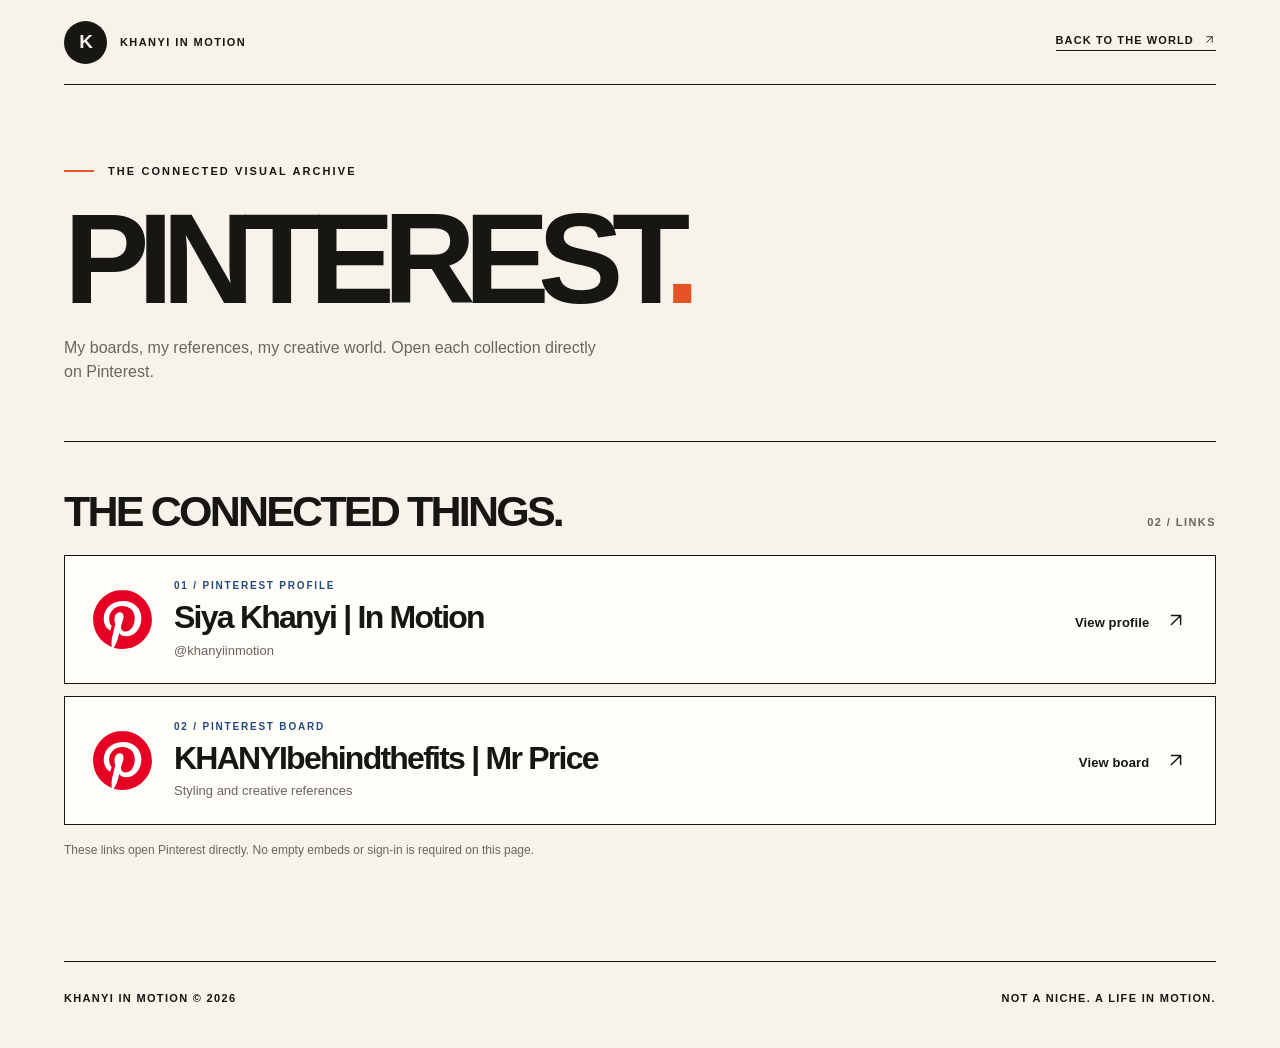
<file: pinterest/index.html>
<!doctype html>
<html lang="en">
<head>
  <meta charset="utf-8">
  <meta name="viewport" content="width=device-width,initial-scale=1">
  <meta name="theme-color" content="#f6f3eb">
  <meta name="description" content="Siya Khanyi's Pinterest profile and creative boards, connected to Khanyi in Motion.">
  <title>Pinterest — Khanyi in Motion</title>
  <style>
    :root{--paper:#f6f3eb;--white:#fffdf7;--ink:#171613;--muted:#69665e;--orange:#e65426;--line:#beb7aa}
    *{box-sizing:border-box}
    html{scroll-behavior:smooth}
    body{margin:0;min-height:100vh;background:var(--paper);color:var(--ink);font-family:Arial,Helvetica,sans-serif;-webkit-font-smoothing:antialiased}
    a{color:inherit}
    .shell{max-width:1320px;margin:0 auto;padding:0 clamp(20px,5vw,68px)}
    .skip{position:absolute;left:-100vw;top:0;background:var(--white);padding:12px}
    .skip:focus{left:12px;z-index:10}
    .header{display:flex;align-items:center;justify-content:space-between;gap:16px;height:85px;border-bottom:1px solid var(--ink)}
    .brand{display:flex;align-items:center;gap:13px;font-size:11px;font-weight:900;letter-spacing:.13em;text-decoration:none}
    .mark{width:43px;height:43px;display:grid;place-items:center;border-radius:50%;background:var(--ink);color:var(--paper);font-size:19px;letter-spacing:-.07em}
    .back{font-size:11px;font-weight:900;text-transform:uppercase;letter-spacing:.1em;text-decoration:none;border-bottom:1px solid currentColor;padding-bottom:4px}
    .back:hover{color:var(--orange)}
    .intro{padding:80px 0 57px;border-bottom:1px solid var(--ink)}
    .eyebrow{display:flex;gap:14px;align-items:center;font-size:11px;font-weight:900;text-transform:uppercase;letter-spacing:.19em}
    .eyebrow:before{content:"";width:30px;height:2px;background:var(--orange)}
    h1{font-size:clamp(62px,10vw,142px);line-height:.84;font-weight:900;letter-spacing:-.09em;margin:28px 0 23px}
    h1 span{color:var(--orange)}
    .intro p{max-width:550px;margin:0;font-size:16px;line-height:1.5;color:var(--muted)}
    .connections{padding:48px 0 90px}
    .section-head{display:flex;align-items:baseline;justify-content:space-between;gap:18px;margin-bottom:22px}
    h2{font-size:clamp(26px,4vw,43px);letter-spacing:-.065em;margin:0;line-height:1.02}
    .count{font-size:11px;font-weight:900;letter-spacing:.13em;color:var(--muted);white-space:nowrap}
    .links{display:grid;gap:12px}
    .pinterest-link{display:flex;align-items:center;gap:22px;min-height:120px;padding:24px 28px;background:var(--white);border:1px solid var(--ink);text-decoration:none;transition:background .2s,color .2s,transform .2s}
    .pinterest-link:hover{background:var(--ink);color:var(--white);transform:translateY(-2px)}
    .pinterest-link:focus-visible{outline:3px solid var(--orange);outline-offset:3px}
    .p-logo{flex:none;display:block;width:59px;height:59px;object-fit:contain}
    .content{flex:1;min-width:0}
    .type{display:block;margin-bottom:8px;font-size:10px;font-weight:900;letter-spacing:.18em;text-transform:uppercase;color:var(--orange)}
    .name{display:block;font-size:clamp(22px,3vw,32px);line-height:1.13;font-weight:900;letter-spacing:-.055em}
    .description{display:block;color:var(--muted);font-size:13px;margin-top:6px;line-height:1.35}
    .pinterest-link:hover .description{color:#d9d4ca}
    .action{flex:none;font-size:13px;font-weight:900;letter-spacing:.01em;white-space:nowrap}
    .arrow{display:inline-block;font-size:24px;margin-left:12px;vertical-align:-2px}
    .note{font-size:12px;color:var(--muted);margin-top:16px;line-height:1.5}
    footer{border-top:1px solid var(--ink);padding:30px 0 44px;display:flex;justify-content:space-between;gap:16px;flex-wrap:wrap;font-size:11px;font-weight:800;letter-spacing:.12em;text-transform:uppercase}
    @media(max-width:700px){
      .header{height:74px}
      .brand{font-size:10px;gap:9px}
      .mark{width:38px;height:38px}
      .back{font-size:9px}
      .intro{padding:60px 0 43px}
      h1{font-size:clamp(55px,14vw,100px)}
      .intro p{font-size:14px}
      .connections{padding:37px 0 65px}
      .pinterest-link{padding:19px 16px;gap:14px;min-height:108px}
      .p-logo{width:44px;height:44px}
      .type{font-size:9px}
      .name{font-size:clamp(18px,5vw,24px)}
      .description{font-size:12px}
      .action{font-size:0}
      .arrow{font-size:26px;margin-left:0}
    }
    @media(prefers-reduced-motion:reduce){.pinterest-link{transition:none}}
  
    /* Precision outline icons — no font-dependent symbol arrows. */
    .line-icon{display:inline-block;width:1em;height:1em;vertical-align:-.16em;stroke:currentColor;fill:none}
    .back .line-icon{width:13px;height:13px;margin-left:5px}
    .action .line-icon{width:22px;height:22px}
    @media(max-width:700px){.action .line-icon{width:24px;height:24px}}
  
/* Ensure category labels have readable contrast on ivory cards. */
.pinterest-link .type,.pinterest-link .eyebrow{color:#244a7d!important}
</style>
</head>
<body>
<a class="skip" href="#connected">Skip to Pinterest links</a>
<div class="shell">
  <header class="header">
    <a class="brand" href="/" aria-label="Khanyi in Motion home"><span class="mark">K</span><span>KHANYI IN MOTION</span></a>
    <a class="back" href="/">Back to the world <svg class="line-icon" viewBox="0 0 24 24" fill="none" stroke="currentColor" stroke-width="1.6" stroke-linecap="round" stroke-linejoin="round" aria-hidden="true" focusable="false"><path d="M7 17 17 7M7 7h10v10"/></svg></a>
  </header>
  <main>
    <section class="intro" aria-labelledby="page-title">
      <div class="eyebrow">The connected visual archive</div>
      <h1 id="page-title">PINTEREST<span>.</span></h1>
      <p>My boards, my references, my creative world. Open each collection directly on Pinterest.</p>
    </section>
    <section class="connections" id="connected" aria-labelledby="connections-title">
      <div class="section-head"><h2 id="connections-title">THE CONNECTED THINGS.</h2><span class="count">02 / LINKS</span></div>
      <div class="links">
        <a class="pinterest-link" href="https://www.pinterest.com/khanyiinmotion/" target="_blank" rel="noopener noreferrer" aria-label="Open Siya Khanyi's Pinterest profile">
          <img class="p-logo" src="/assets/brand/pinterest.svg" width="59" height="59" alt="" aria-hidden="true">
          <span class="content"><span class="type">01 / Pinterest profile</span><span class="name">Siya Khanyi | In Motion</span><span class="description">@khanyiinmotion</span></span>
          <span class="action">View profile <svg class="arrow line-icon" viewBox="0 0 24 24" fill="none" stroke="currentColor" stroke-width="1.6" stroke-linecap="round" stroke-linejoin="round" aria-hidden="true" focusable="false"><path d="M7 17 17 7M7 7h10v10"/></svg></span>
        </a>
        <a class="pinterest-link" href="https://pin.it/614Wbjj9F" target="_blank" rel="noopener noreferrer" aria-label="Open KHANYIbehindthefits Mr Price Pinterest board">
          <img class="p-logo" src="/assets/brand/pinterest.svg" width="59" height="59" alt="" aria-hidden="true">
          <span class="content"><span class="type">02 / Pinterest board</span><span class="name">KHANYIbehindthefits | Mr Price</span><span class="description">Styling and creative references</span></span>
          <span class="action">View board <svg class="arrow line-icon" viewBox="0 0 24 24" fill="none" stroke="currentColor" stroke-width="1.6" stroke-linecap="round" stroke-linejoin="round" aria-hidden="true" focusable="false"><path d="M7 17 17 7M7 7h10v10"/></svg></span>
        </a>
      </div>
      <p class="note">These links open Pinterest directly. No empty embeds or sign-in is required on this page.</p>
    </section>
  </main>
  <footer><span>KHANYI IN MOTION © 2026</span><span>NOT A NICHE. A LIFE IN MOTION.</span></footer>
</div>
</body>
</html>
</file>
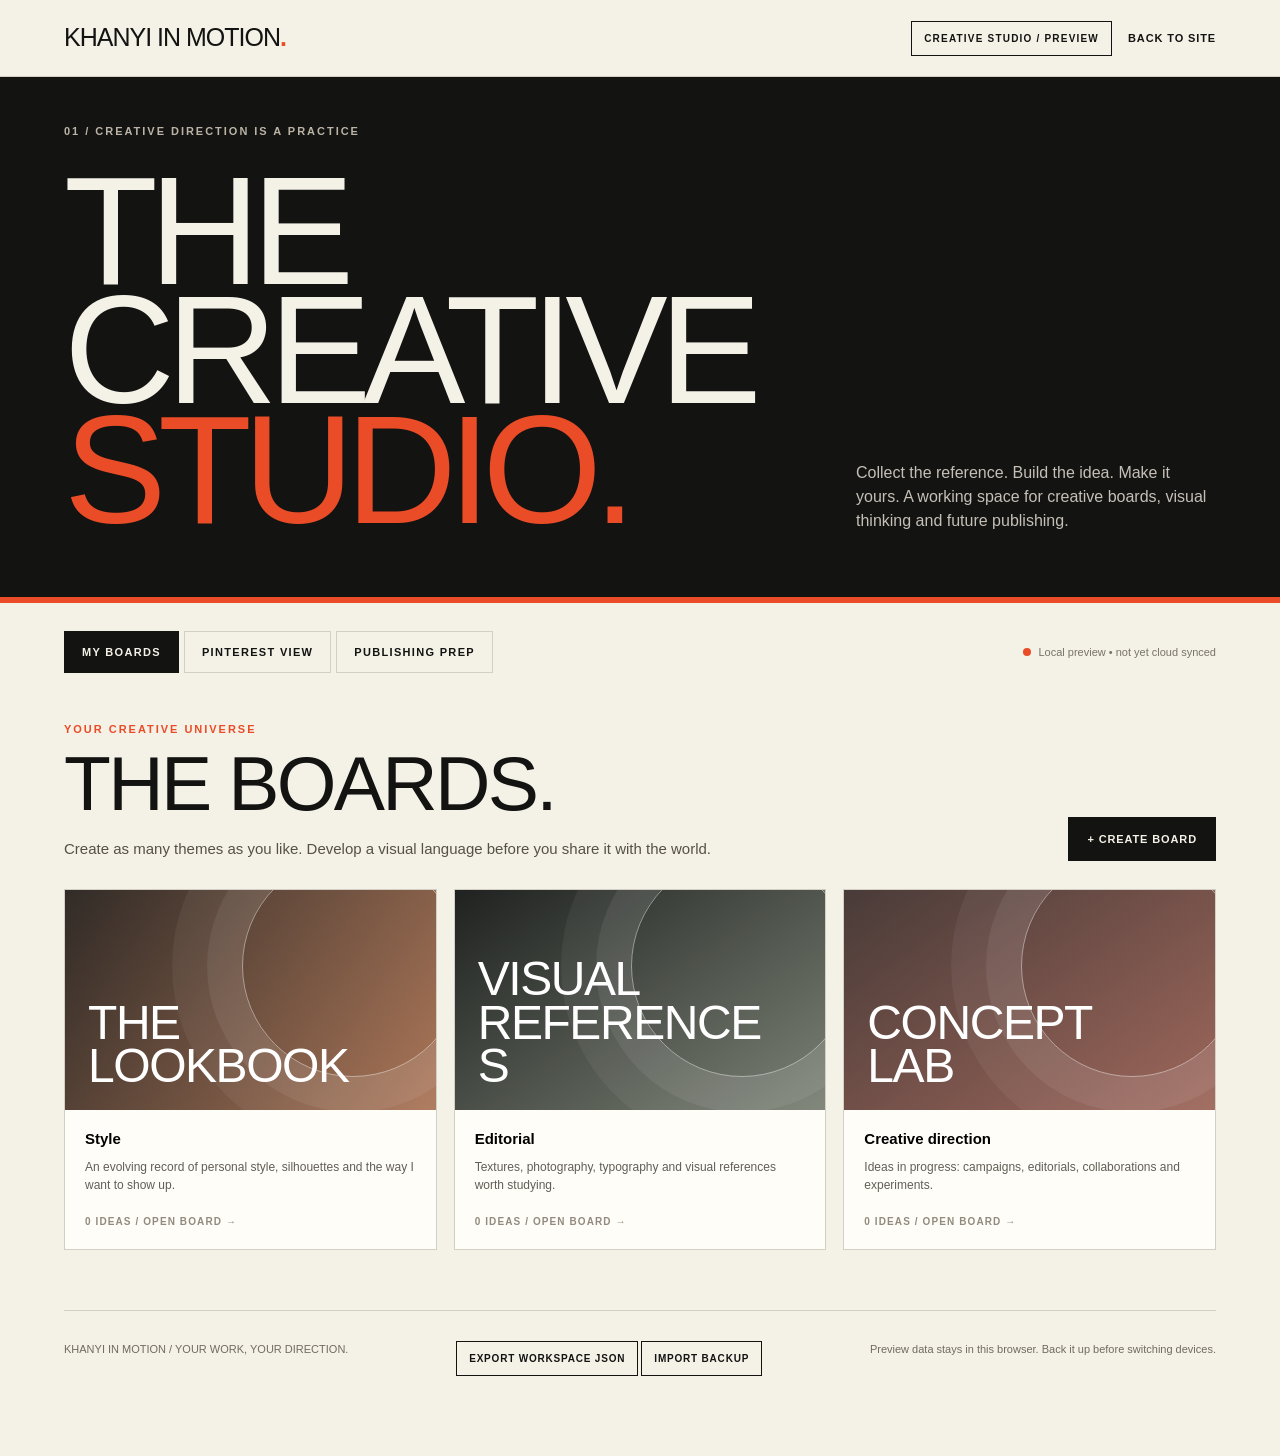
<file: studio/index.html>
<!doctype html>
<html lang="en">
<head>
  <meta charset="utf-8">
  <meta name="viewport" content="width=device-width, initial-scale=1">
  <meta name="theme-color" content="#131312">
  <meta name="description" content="Khanyi in Motion Creative Studio: your personal boards, inspiration, Pinterest viewing and publishing preparation.">
  <title>Creative Studio — Khanyi in Motion</title>
  <style>
    :root {--ink:#131312;--paper:#f4f1e7;--muted:#77736c;--orange:#e94c27;--line:#d3cfc4;--display:Impact,"Arial Narrow",Arial,sans-serif;--body:Arial,Helvetica,sans-serif}
    *{box-sizing:border-box}html{scroll-behavior:smooth}body{margin:0;background:var(--paper);color:var(--ink);font:14px/1.5 var(--body)}
    button,input,textarea,select{font:inherit}button{cursor:pointer}a{color:inherit}button:focus-visible,a:focus-visible,input:focus-visible,textarea:focus-visible{outline:3px solid var(--orange);outline-offset:3px}
    [hidden]{display:none!important}.wrap{max-width:1380px;margin:auto;padding:0 clamp(20px,5vw,76px)}
    .top{height:77px;display:flex;align-items:center;justify-content:space-between;gap:16px;border-bottom:1px solid var(--line)}
    .brand{font-family:var(--display);font-size:25px;letter-spacing:-.04em;text-decoration:none}.brand b{color:var(--orange)}
    .top-right{display:flex;align-items:center;gap:16px}.top-right a{text-transform:uppercase;letter-spacing:.08em;font-size:11px;text-decoration:none;font-weight:bold}
    .p-chip{font-size:10px;font-weight:800;text-transform:uppercase;letter-spacing:.12em;border:1px solid var(--ink);padding:9px 12px}
    .hero{background:var(--ink);color:var(--paper);padding:46px 0 58px;border-bottom:6px solid var(--orange)}
    .hero-label{font-size:11px;letter-spacing:.18em;text-transform:uppercase;color:#bbb4a6;font-weight:800}
    .hero-grid{display:flex;justify-content:space-between;align-items:end;gap:35px}.hero h1{font:normal clamp(73px,12vw,174px)/.78 var(--display);margin:32px 0 8px;letter-spacing:-.055em;text-transform:uppercase}
    .hero h1 em{color:var(--orange);font-style:normal}.hero p{max-width:360px;color:#c5c0b7;font-size:16px;margin:0 0 6px}
    .workspace{padding-top:28px;padding-bottom:80px}.utility{display:flex;gap:12px;justify-content:space-between;align-items:center;flex-wrap:wrap}
    .tabs{display:flex;gap:5px;flex-wrap:wrap}.tab{border:1px solid var(--line);background:transparent;color:var(--ink);padding:12px 17px;text-transform:uppercase;font-size:11px;letter-spacing:.12em;font-weight:800}
    .tab[aria-selected="true"]{background:var(--ink);border-color:var(--ink);color:var(--paper)}
    .storage{color:var(--muted);font-size:11px;display:flex;align-items:center;gap:7px}
    .storage:before{content:"";width:8px;height:8px;background:var(--orange);border-radius:50%}
    .panel{padding-top:48px}.panel-top{display:flex;align-items:end;justify-content:space-between;gap:16px;margin-bottom:28px}
    .eyebrow{font-size:11px;text-transform:uppercase;letter-spacing:.18em;font-weight:800;color:var(--orange);margin:0 0 10px}
    .panel h2,.detail h2{font:normal clamp(42px,6vw,80px)/.92 var(--display);letter-spacing:-.035em;text-transform:uppercase;margin:0}
    .panel-description{max-width:650px;font-size:15px;color:#555149;line-height:1.7;margin:17px 0 0}
    .btn{display:inline-flex;align-items:center;justify-content:center;gap:10px;border:1px solid var(--ink);padding:13px 18px;background:transparent;color:var(--ink);text-transform:uppercase;font-size:11px;font-weight:800;letter-spacing:.08em;white-space:nowrap}
    .btn.dark{background:var(--ink);color:var(--paper)}.btn.dark:hover{background:var(--orange);border-color:var(--orange)}.btn.orange{background:var(--orange);color:white;border-color:var(--orange)}
    .btn.small{padding:9px 12px;font-size:10px}.btn:hover{border-color:var(--orange);color:var(--orange)}.btn.dark:hover,.btn.orange:hover{color:#fff}
    .board-grid{display:grid;grid-template-columns:repeat(3,minmax(0,1fr));gap:17px}
    .board{padding:0;text-align:left;border:1px solid var(--line);background:#fffdf7;min-width:0;transition:transform .2s}
    .board:hover{transform:translateY(-4px)}.cover{height:220px;display:flex;align-items:flex-end;padding:23px;background:linear-gradient(125deg,#312b27,#ab7658);color:#fff;position:relative;overflow:hidden}
    .cover:before{content:"";position:absolute;width:220px;height:220px;right:-28px;top:-35px;border:1px solid #ffffff75;border-radius:50%;box-shadow:0 0 0 35px #ffffff11,0 0 0 70px #ffffff0d}
    .cover[data-tone="2"]{background:linear-gradient(145deg,#1f2220,#7b8175)}.cover[data-tone="3"]{background:linear-gradient(145deg,#493b38,#9e675b)}.cover[data-tone="4"]{background:linear-gradient(145deg,#25222d,#625965)}
    .cover span{position:relative;font:normal 48px/.9 var(--display);letter-spacing:-.03em;text-transform:uppercase;max-width:90%;overflow-wrap:anywhere}
    .board-body{padding:18px 20px 20px}.board-body strong{font-size:15px}.board-body p{margin:7px 0 14px;color:#625e57;min-height:42px;font-size:12px}.board-meta{font-size:10px;text-transform:uppercase;letter-spacing:.11em;color:#928a7e;font-weight:800}
    .empty{border:1px dashed #b2aa9b;padding:42px 26px;color:#706a61;text-align:center}
    .back{background:none;border:0;padding:0;text-decoration:underline;text-underline-offset:5px;font-size:12px;font-weight:bold;text-transform:uppercase;letter-spacing:.08em;margin-bottom:24px}
    .detail-header{display:flex;justify-content:space-between;align-items:end;gap:20px}.detail-header p{max-width:560px;color:#625e57;font-size:15px;margin:16px 0 0}
    .detail-actions{display:flex;gap:9px;flex-wrap:wrap}.ideas{display:grid;grid-template-columns:repeat(3,minmax(0,1fr));gap:17px;margin-top:30px}
    .idea{background:#fffdf7;border:1px solid var(--line);min-width:0}.idea-media{height:230px;background:#dfd9c9;display:flex;align-items:center;justify-content:center;overflow:hidden;position:relative}
    .idea-media img{width:100%;height:100%;object-fit:cover}.idea-media .placeholder{font-family:var(--display);font-size:42px;text-align:center;color:#817c71;text-transform:uppercase;padding:20px}
    .idea-body{padding:17px}.idea-body h3{margin:0 0 7px;font-size:16px}.idea-body p{margin:0;color:#625e57;font-size:12px;overflow-wrap:anywhere}
    .idea-actions{display:flex;gap:7px;flex-wrap:wrap;margin-top:15px}.idea-actions a{color:var(--ink);text-decoration:none}
    .tag{font-size:10px;text-transform:uppercase;letter-spacing:.07em;background:#eee9da;padding:5px 8px;display:inline-block;margin-top:12px}
    .connect-card{display:grid;grid-template-columns:1.1fr .9fr;gap:30px;background:#1d1d1b;color:var(--paper);padding:32px;margin:28px 0}
    .connect-card h3{font:normal 38px/.95 var(--display);margin:0 0 16px;text-transform:uppercase}.connect-card p{color:#c6c2b8;max-width:510px;line-height:1.7}
    .connect-status{border:1px solid #696860;padding:22px;align-self:start}.connect-status b{display:block;color:var(--orange);letter-spacing:.09em;font-size:12px;text-transform:uppercase}.connect-status p{margin:10px 0 0}
    .form-row{display:flex;gap:10px;margin:22px 0;flex-wrap:wrap}.form-row input{min-width:240px;flex:1;padding:13px;border:1px solid #aaa293;background:#fff}
    .embeds{display:grid;grid-template-columns:repeat(2,minmax(0,1fr));gap:20px}
    .embed-card{border:1px solid var(--line);padding:18px;overflow:hidden;background:#fffdf7}.embed-top{display:flex;align-items:center;justify-content:space-between;gap:10px;margin-bottom:14px}
    .embed-top a{font-size:12px;text-decoration:underline;overflow-wrap:anywhere}.embed-region{min-height:180px;max-width:100%;overflow:auto}
    .queue-list{display:grid;gap:10px;margin-top:28px}.queue{border:1px solid var(--line);background:#fffdf7;padding:16px;display:flex;gap:20px;align-items:center;justify-content:space-between}
    .queue strong{display:block;font-size:15px}.queue p{font-size:12px;color:#666156;margin:4px 0}.queue-actions{display:flex;gap:7px;flex-wrap:wrap}
    .notice{font-size:12px;color:#5f5a50;border-left:3px solid var(--orange);padding:9px 14px;background:#ebe6da;margin:23px 0}
    .footer{border-top:1px solid var(--line);padding-top:30px;margin-top:60px;font-size:11px;color:#716b62;display:flex;justify-content:space-between;gap:16px;flex-wrap:wrap}
    dialog{width:min(570px,calc(100vw - 30px));max-height:92vh;overflow:auto;border:1px solid var(--ink);box-shadow:15px 15px 0 #e94c27;padding:28px;background:var(--paper);color:var(--ink)}
    dialog::backdrop{background:#131312bb}dialog h2{font:normal 42px/.95 var(--display);text-transform:uppercase;margin:0 0 15px}
    .field{display:grid;gap:7px;margin:15px 0}.field label{font-size:11px;letter-spacing:.09em;font-weight:800;text-transform:uppercase}
    .field input,.field textarea,.field select{width:100%;padding:12px;background:white;border:1px solid #aaa293;border-radius:0}
    .field textarea{min-height:90px;resize:vertical}.dialog-actions{display:flex;justify-content:flex-end;gap:10px;margin-top:22px}
    .toast{position:fixed;bottom:20px;left:50%;transform:translateX(-50%);background:var(--ink);color:var(--paper);padding:12px 18px;max-width:90%;z-index:20;font-size:12px;box-shadow:0 5px 25px #0003}
    @media(max-width:900px){.board-grid,.ideas{grid-template-columns:repeat(2,1fr)}.hero-grid{align-items:start;flex-direction:column}.hero h1{margin:25px 0}.connect-card{grid-template-columns:1fr}}
    @media(max-width:600px){.top{height:64px}.brand{font-size:22px}.top-right .p-chip{display:none}.hero{padding:38px 0}.hero h1{font-size:clamp(68px,15vw,104px)}.panel{padding-top:33px}.panel-top,.detail-header{align-items:start;flex-direction:column}.board-grid,.ideas,.embeds{grid-template-columns:1fr}.cover{height:180px}.cover span{font-size:42px}.queue{align-items:stretch;flex-direction:column}.connect-card{padding:24px}.dialog-actions{flex-wrap:wrap}}
    @media(prefers-reduced-motion:reduce){*{scroll-behavior:auto!important;transition:none!important}}
  </style>
</head>
<body>
  <header class="top wrap">
    <a class="brand" href="/">KHANYI IN MOTION<b>.</b></a>
    <div class="top-right"><span class="p-chip">Creative studio / preview</span><a href="/">Back to site</a></div>
  </header>
  <section class="hero">
    <div class="wrap">
      <div class="hero-label">01 / Creative direction is a practice</div>
      <div class="hero-grid">
        <h1>THE<br>CREATIVE<br><em>STUDIO.</em></h1>
        <p>Collect the reference. Build the idea. Make it yours. A working space for creative boards, visual thinking and future publishing.</p>
      </div>
    </div>
  </section>
  <main class="wrap workspace">
    <div class="utility">
      <div class="tabs" role="tablist" aria-label="Creative studio sections">
        <button class="tab" role="tab" id="tab-boards" aria-controls="view-boards" aria-selected="true" data-tab="boards">My boards</button>
        <button class="tab" role="tab" id="tab-pinterest" aria-controls="view-pinterest" aria-selected="false" data-tab="pinterest">Pinterest view</button>
        <button class="tab" role="tab" id="tab-queue" aria-controls="view-queue" aria-selected="false" data-tab="queue">Publishing prep</button>
      </div>
      <span class="storage" title="Saved only in this browser. Not backed up to an account.">Local preview • not yet cloud synced</span>
    </div>
    <section class="panel" id="view-boards" role="tabpanel" aria-labelledby="tab-boards">
      <div id="boardOverview">
        <div class="panel-top">
          <div><p class="eyebrow">Your creative universe</p><h2>THE BOARDS.</h2><p class="panel-description">Create as many themes as you like. Develop a visual language before you share it with the world.</p></div>
          <button class="btn dark" id="newBoard">+ Create board</button>
        </div>
        <div class="board-grid" id="boardGrid"></div>
      </div>
      <div class="detail" id="boardDetail" hidden>
        <button class="back" id="backBoards">← All boards</button>
        <div class="detail-header">
          <div><p class="eyebrow" id="detailCategory"></p><h2 id="detailTitle"></h2><p id="detailDescription"></p></div>
          <div class="detail-actions"><button class="btn" id="editBoard">Edit board</button><button class="btn dark" id="newIdea">+ Add idea</button></div>
        </div>
        <p class="notice">This workspace stores drafts on this device only. A Pinterest link is a reference, not a copied image or a published Pin.</p>
        <div id="ideas" class="ideas"></div>
      </div>
    </section>
    <section class="panel" id="view-pinterest" role="tabpanel" aria-labelledby="tab-pinterest" hidden>
      <div class="panel-top"><div><p class="eyebrow">View your references</p><h2>PINTEREST.</h2><p class="panel-description">Paste links to public Pinterest boards to see them inside this workspace. This is an official embed, not a signed-in account connection.</p></div></div>
      <div class="connect-card">
        <div><h3>ONE ECOSYSTEM.<br>CONNECTED IN STAGES.</h3><p>The next integration stage is authorised Pinterest account access for reading, creating and publishing boards and Pins. Until then, you can display public boards here and prepare your own ideas.</p></div>
        <div class="connect-status"><b>Account sync: Not connected</b><p>Requires a Pinterest developer app, OAuth permissions and approval for production publishing.</p><a href="https://developers.pinterest.com/docs/getting-started/connect-app/" target="_blank" rel="noopener noreferrer" style="font-size:12px;color:#fff;text-decoration:underline">View Pinterest developer requirements</a></div>
      </div>
      <form class="form-row" id="addPinterestForm">
        <input type="url" id="pinterestUrl" placeholder="https://www.pinterest.com/username/board-name/" required aria-label="Public Pinterest board URL">
        <button class="btn dark" type="submit">+ Add board view</button>
      </form>
      <div id="pinterestEmbeds" class="embeds"></div>
    </section>
    <section class="panel" id="view-queue" role="tabpanel" aria-labelledby="tab-queue" hidden>
      <div class="panel-top"><div><p class="eyebrow">From draft to published</p><h2>PUBLISHING PREP.</h2><p class="panel-description">Prepare ideas and captions for Pinterest. Publishing from this preview is manual until authorised API integration is active.</p></div><a class="btn dark" href="https://www.pinterest.com/" target="_blank" rel="noopener noreferrer">Open Pinterest</a></div>
      <p class="notice">No automatic posts are sent. “Published” is a status you mark yourself after posting on Pinterest.</p>
      <div class="queue-list" id="queueList"></div>
    </section>
    <footer class="footer"><span>KHANYI IN MOTION / YOUR WORK, YOUR DIRECTION.</span><div><button class="btn small" id="exportData">Export workspace JSON</button> <label class="btn small" for="importData" style="cursor:pointer">Import backup</label><input id="importData" type="file" accept="application/json,.json" hidden></div><span>Preview data stays in this browser. Back it up before switching devices.</span></footer>
  </main>
  <dialog id="boardDialog" aria-labelledby="boardDialogTitle">
    <form id="boardForm">
      <h2 id="boardDialogTitle">CREATE A BOARD.</h2>
      <div class="field"><label for="boardName">Board name</label><input id="boardName" maxlength="70" placeholder="e.g. The New Uniform" required></div>
      <div class="field"><label for="boardCategory">Category</label><select id="boardCategory"><option>Style</option><option>Editorial</option><option>Creative direction</option><option>Campaign</option><option>Personal archive</option><option>Other</option></select></div>
      <div class="field"><label for="boardDesc">Creative direction / notes</label><textarea id="boardDesc" maxlength="500" placeholder="What is this board exploring?"></textarea></div>
      <div class="dialog-actions"><button type="button" class="btn" id="cancelBoard">Cancel</button><button type="submit" class="btn dark">Save board</button></div>
    </form>
  </dialog>
  <dialog id="ideaDialog" aria-labelledby="ideaDialogTitle">
    <form id="ideaForm">
      <h2 id="ideaDialogTitle">ADD AN IDEA.</h2>
      <div class="field"><label for="ideaName">Idea title</label><input id="ideaName" maxlength="90" placeholder="e.g. Elevated everyday tailoring" required></div>
      <div class="field"><label for="ideaNote">Creative notes / caption</label><textarea id="ideaNote" maxlength="1000" placeholder="What interests you about this idea?"></textarea></div>
      <div class="field"><label for="ideaUrl">Reference link (optional)</label><input type="url" id="ideaUrl" placeholder="https://www.pinterest.com/pin/..."></div>
      <div class="field"><label for="imageUrl">Image URL (optional, direct https image URL)</label><input type="url" id="imageUrl" placeholder="https://example.com/image.jpg"></div>
      <div class="field"><label for="imageFile">Or upload your image (max 1.5 MB)</label><input type="file" id="imageFile" accept="image/png,image/jpeg,image/webp"></div>
      <p style="font-size:11px;color:#77736c">Use imagery you own or have permission to use. Uploaded files are saved only in your browser and may fill its local storage.</p>
      <div class="dialog-actions"><button type="button" class="btn" id="cancelIdea">Cancel</button><button type="submit" class="btn dark">Save idea</button></div>
    </form>
  </dialog>
  <div class="toast" id="toast" role="status" hidden></div>
  <script async defer src="https://assets.pinterest.com/js/pinit.js"></script>
  <script>
    (function(){
      "use strict";
      var KEY="kim_creative_studio_v1";
      var starter=[
        {id:"seed-style",name:"The Lookbook",category:"Style",description:"An evolving record of personal style, silhouettes and the way I want to show up.",ideas:[]},
        {id:"seed-editorial",name:"Visual References",category:"Editorial",description:"Textures, photography, typography and visual references worth studying.",ideas:[]},
        {id:"seed-campaigns",name:"Concept Lab",category:"Creative direction",description:"Ideas in progress: campaigns, editorials, collaborations and experiments.",ideas:[]}
      ];
      function emptyState(){return {version:1,boards:starter,pinterestBoards:[]};}
      function load(){try{var v=JSON.parse(localStorage.getItem(KEY));if(v&&Array.isArray(v.boards)&&Array.isArray(v.pinterestBoards))return v;}catch(e){}return emptyState();}
      var data=load(),currentBoard=null,editingBoard=null;
      var $=function(id){return document.getElementById(id);};
      function esc(s){return String(s==null?"":s).replace(/[&<>"']/g,function(c){return {"&":"&amp;","<":"&lt;",">":"&gt;",'"':"&quot;","'":"&#39;"}[c];});}
      function safeUrl(url){try{var u=new URL(url);return u.protocol==="https:"?u.href:"";}catch(e){return "";}}
      function pinterestBoardUrl(url){var u=safeUrl(url);if(!u)return "";var x=new URL(u);var h=x.hostname.toLowerCase();if(h!=="pinterest.com"&&h!=="www.pinterest.com")return "";var s=x.pathname.split("/").filter(Boolean);return s.length>=2?u:"";}
      function uid(){return "kim-"+Date.now().toString(36)+"-"+Math.random().toString(36).slice(2,8);}
      function persist(){try{localStorage.setItem(KEY,JSON.stringify(data));return true;}catch(e){toast("Device storage is full. Try smaller images, or export your workspace.");return false;}}
      function toast(s){$("toast").textContent=s;$("toast").hidden=false;clearTimeout(toast.timer);toast.timer=setTimeout(function(){$("toast").hidden=true;},3500);}
      function board(id){return data.boards.find(function(b){return b.id===id;});}
      function switchTab(name){
        ["boards","pinterest","queue"].forEach(function(t){$("tab-"+t).setAttribute("aria-selected",String(t===name));$("view-"+t).hidden=t!==name;});
        if(name==="queue")renderQueue();if(name==="pinterest")renderPinterest();
      }
      document.querySelectorAll(".tab").forEach(function(b){b.addEventListener("click",function(){switchTab(b.dataset.tab);});});
      function renderBoards(){
        var grid=$("boardGrid");
        if(!data.boards.length){grid.innerHTML='<div class="empty">No boards yet. Create the first one.</div>';return;}
        grid.innerHTML=data.boards.map(function(b,i){
          return '<button type="button" class="board" data-board="'+esc(b.id)+'"><div class="cover" data-tone="'+(i%4+1)+'"><span>'+esc(b.name)+'</span></div><div class="board-body"><strong>'+esc(b.category||"Creative board")+'</strong><p>'+esc(b.description||"Your creative direction starts here.")+'</p><div class="board-meta">'+(Array.isArray(b.ideas)?b.ideas.length:0)+' ideas / Open board →</div></div></button>';
        }).join("");
        grid.querySelectorAll("[data-board]").forEach(function(el){el.addEventListener("click",function(){openBoard(el.dataset.board);});});
      }
      function openBoard(id){if(!board(id))return;currentBoard=id;$("boardOverview").hidden=true;$("boardDetail").hidden=false;renderDetail();window.scrollTo({top:document.querySelector(".workspace").offsetTop,behavior:"smooth"});}
      function renderDetail(){
        var b=board(currentBoard);if(!b){currentBoard=null;$("boardOverview").hidden=false;$("boardDetail").hidden=true;renderBoards();return;}
        $("detailCategory").textContent=b.category||"Board";$("detailTitle").textContent=b.name;$("detailDescription").textContent=b.description||"Ideas to be added.";
        var items=Array.isArray(b.ideas)?b.ideas:[];
        $("ideas").innerHTML=items.length?items.map(function(it){
          var img=safeUrl(it.image)||((it.image||"").startsWith("data:image/")?it.image:"");
          var ref=safeUrl(it.url);
          return '<article class="idea"><div class="idea-media">'+(img?'<img loading="lazy" src="'+esc(img)+'" alt="'+esc(it.name)+'">':'<span class="placeholder">REFERENCE / '+esc(b.category||"IDEA")+'</span>')+'</div><div class="idea-body"><h3>'+esc(it.name)+'</h3><p>'+esc(it.note||"No notes yet.")+'</p><span class="tag">'+esc(it.status||"draft")+'</span><div class="idea-actions">'+(ref?'<a class="btn small" href="'+esc(ref)+'" target="_blank" rel="noopener noreferrer">View source</a>':'')+'<button type="button" class="btn small" data-status="'+esc(it.id)+'">Next status</button><button type="button" class="btn small" data-delete="'+esc(it.id)+'">Remove</button></div></div></article>';
        }).join(""):'<div class="empty">Your board is ready. Add an image, a reference link or an original idea.</div>';
        $("ideas").querySelectorAll("[data-status]").forEach(function(el){el.addEventListener("click",function(){changeStatus(b.id,el.dataset.status);});});
        $("ideas").querySelectorAll("[data-delete]").forEach(function(el){el.addEventListener("click",function(){if(!confirm("Remove this idea from the board?"))return;b.ideas=b.ideas.filter(function(x){return x.id!==el.dataset.delete;});persist();renderDetail();});});
      }
      function changeStatus(boardId,id){var b=board(boardId);if(!b)return;var it=(b.ideas||[]).find(function(x){return x.id===id;});if(!it)return;var order=["draft","ready","published"];it.status=order[(order.indexOf(it.status)+1)%3];persist();if(currentBoard===boardId)renderDetail();renderQueue();toast("Status: "+it.status+". This does not publish to Pinterest.");}
      $("backBoards").addEventListener("click",function(){$("boardDetail").hidden=true;$("boardOverview").hidden=false;currentBoard=null;renderBoards();});
      function boardEditor(id){editingBoard=id||null;var b=board(id);$("boardDialogTitle").textContent=b?"EDIT BOARD.":"CREATE A BOARD.";$("boardName").value=b?b.name:"";$("boardCategory").value=b?b.category:"Style";$("boardDesc").value=b?b.description:"";$("boardDialog").showModal();}
      $("newBoard").addEventListener("click",function(){boardEditor(null);});$("editBoard").addEventListener("click",function(){boardEditor(currentBoard);});$("cancelBoard").addEventListener("click",function(){$("boardDialog").close();});
      $("boardForm").addEventListener("submit",function(e){e.preventDefault();var name=$("boardName").value.trim();if(!name)return;var b=editingBoard?board(editingBoard):null;if(!b){b={id:uid(),ideas:[]};data.boards.unshift(b);}b.name=name;b.category=$("boardCategory").value;b.description=$("boardDesc").value.trim();persist();$("boardDialog").close();renderBoards();if(currentBoard===b.id)renderDetail();else if(!editingBoard)openBoard(b.id);});
      $("newIdea").addEventListener("click",function(){$("ideaForm").reset();$("ideaDialog").showModal();});$("cancelIdea").addEventListener("click",function(){$("ideaDialog").close();});
      $("ideaForm").addEventListener("submit",async function(e){
        e.preventDefault();var b=board(currentBoard);if(!b)return;var file=$("imageFile").files[0],img=safeUrl($("imageUrl").value.trim()),ref=$("ideaUrl").value.trim();
        if(ref&&!safeUrl(ref)){toast("Use an https link for references.");return;}if($("imageUrl").value.trim()&&!img){toast("Use a direct https link for an image.");return;}
        if(file){if(!["image/jpeg","image/png","image/webp"].includes(file.type)||file.size>1500000){toast("Choose a JPG, PNG or WebP smaller than 1.5 MB.");return;}img=await new Promise(function(resolve,reject){var r=new FileReader();r.onload=function(){resolve(r.result);};r.onerror=reject;r.readAsDataURL(file);});}
        var item={id:uid(),name:$("ideaName").value.trim(),note:$("ideaNote").value.trim(),url:safeUrl(ref),image:img,status:"draft"};
        b.ideas=b.ideas||[];b.ideas.unshift(item);
        if(!persist()){b.ideas.shift();return;}
        $("ideaDialog").close();renderDetail();toast("Idea saved to your device.");
      });
      $("addPinterestForm").addEventListener("submit",function(e){e.preventDefault();var u=pinterestBoardUrl($("pinterestUrl").value.trim());if(!u){toast("Paste a full public Pinterest board link (username/board).");return;}if(data.pinterestBoards.includes(u)){toast("This board is already in the viewer.");return;}data.pinterestBoards.unshift(u);persist();$("pinterestUrl").value="";renderPinterest();});
      function renderPinterest(){
        var el=$("pinterestEmbeds");
        if(!data.pinterestBoards.length){el.innerHTML='<div class="empty">Your Pinterest board viewer is empty. Add a public board link above.</div>';return;}
        el.innerHTML=data.pinterestBoards.map(function(u,i){return '<div class="embed-card"><div class="embed-top"><a href="'+esc(u)+'" target="_blank" rel="noopener noreferrer">Open board on Pinterest</a><button class="btn small" type="button" data-remove-embed="'+i+'">Remove</button></div><div class="embed-region"><a data-pin-do="embedBoard" data-pin-board-width="350" data-pin-scale-height="250" data-pin-scale-width="80" href="'+esc(u)+'">View Pinterest board</a></div></div>';}).join("");
        el.querySelectorAll("[data-remove-embed]").forEach(function(x){x.addEventListener("click",function(){data.pinterestBoards.splice(Number(x.dataset.removeEmbed),1);persist();renderPinterest();});});
        try{if(window.PinUtils&&window.PinUtils.build)window.PinUtils.build();}catch(e){}
      }
      function renderQueue(){
        var all=[];data.boards.forEach(function(b){(b.ideas||[]).forEach(function(it){all.push({b:b,it:it});});});
        $("queueList").innerHTML=all.length?all.map(function(entry){
          var b=entry.b,it=entry.it;
          return '<div class="queue"><div><strong>'+esc(it.name)+'</strong><p>'+esc(b.name)+' / '+esc(it.status||"draft")+'</p><p>'+esc((it.note||"").slice(0,160))+'</p></div><div class="queue-actions"><button class="btn small" data-copy="'+esc(it.id)+'">Copy caption</button><button class="btn small" data-next="'+esc(it.id)+'" data-board-id="'+esc(b.id)+'">Next status</button></div></div>';
        }).join(""):'<div class="empty">No ideas yet. Create a board and add ideas to prepare them for Pinterest.</div>';
        $("queueList").querySelectorAll("[data-copy]").forEach(function(el){el.addEventListener("click",async function(){var item=all.find(function(x){return x.it.id===el.dataset.copy;});if(!item)return;var caption=item.it.name+"\n\n"+(item.it.note||"")+"\n\nBoard: "+item.b.name;try{await navigator.clipboard.writeText(caption);toast("Caption copied. Open Pinterest to publish manually.");}catch(e){toast("Clipboard unavailable; use your browser's copy controls.");}});});
        $("queueList").querySelectorAll("[data-next]").forEach(function(el){el.addEventListener("click",function(){changeStatus(el.dataset.boardId,el.dataset.next);});});
      }
      $("exportData").addEventListener("click",function(){var blob=new Blob([JSON.stringify(data,null,2)],{type:"application/json"});var u=URL.createObjectURL(blob);var a=document.createElement("a");a.href=u;a.download="khanyi-creative-studio-backup.json";a.click();setTimeout(function(){URL.revokeObjectURL(u);},3000);});
      $("importData").addEventListener("change",async function(e){
        var file=e.target.files[0];if(!file)return;if(file.size>9000000){toast("Backup file is too large.");return;}
        try{var incoming=JSON.parse(await file.text());if(!incoming||!Array.isArray(incoming.boards)||!Array.isArray(incoming.pinterestBoards)||incoming.boards.length>500)throw Error("Invalid backup");if(!confirm("Replace this browser's current studio data with the backup? Export first if needed."))return;data=incoming;currentBoard=null;persist();$("boardDetail").hidden=true;$("boardOverview").hidden=false;renderBoards();renderPinterest();renderQueue();toast("Backup imported.");}catch(err){toast("This is not a valid studio backup.");}finally{e.target.value="";}
      });
      renderBoards();renderPinterest();renderQueue();
    })();
  </script>
</body>
</html>
</file>
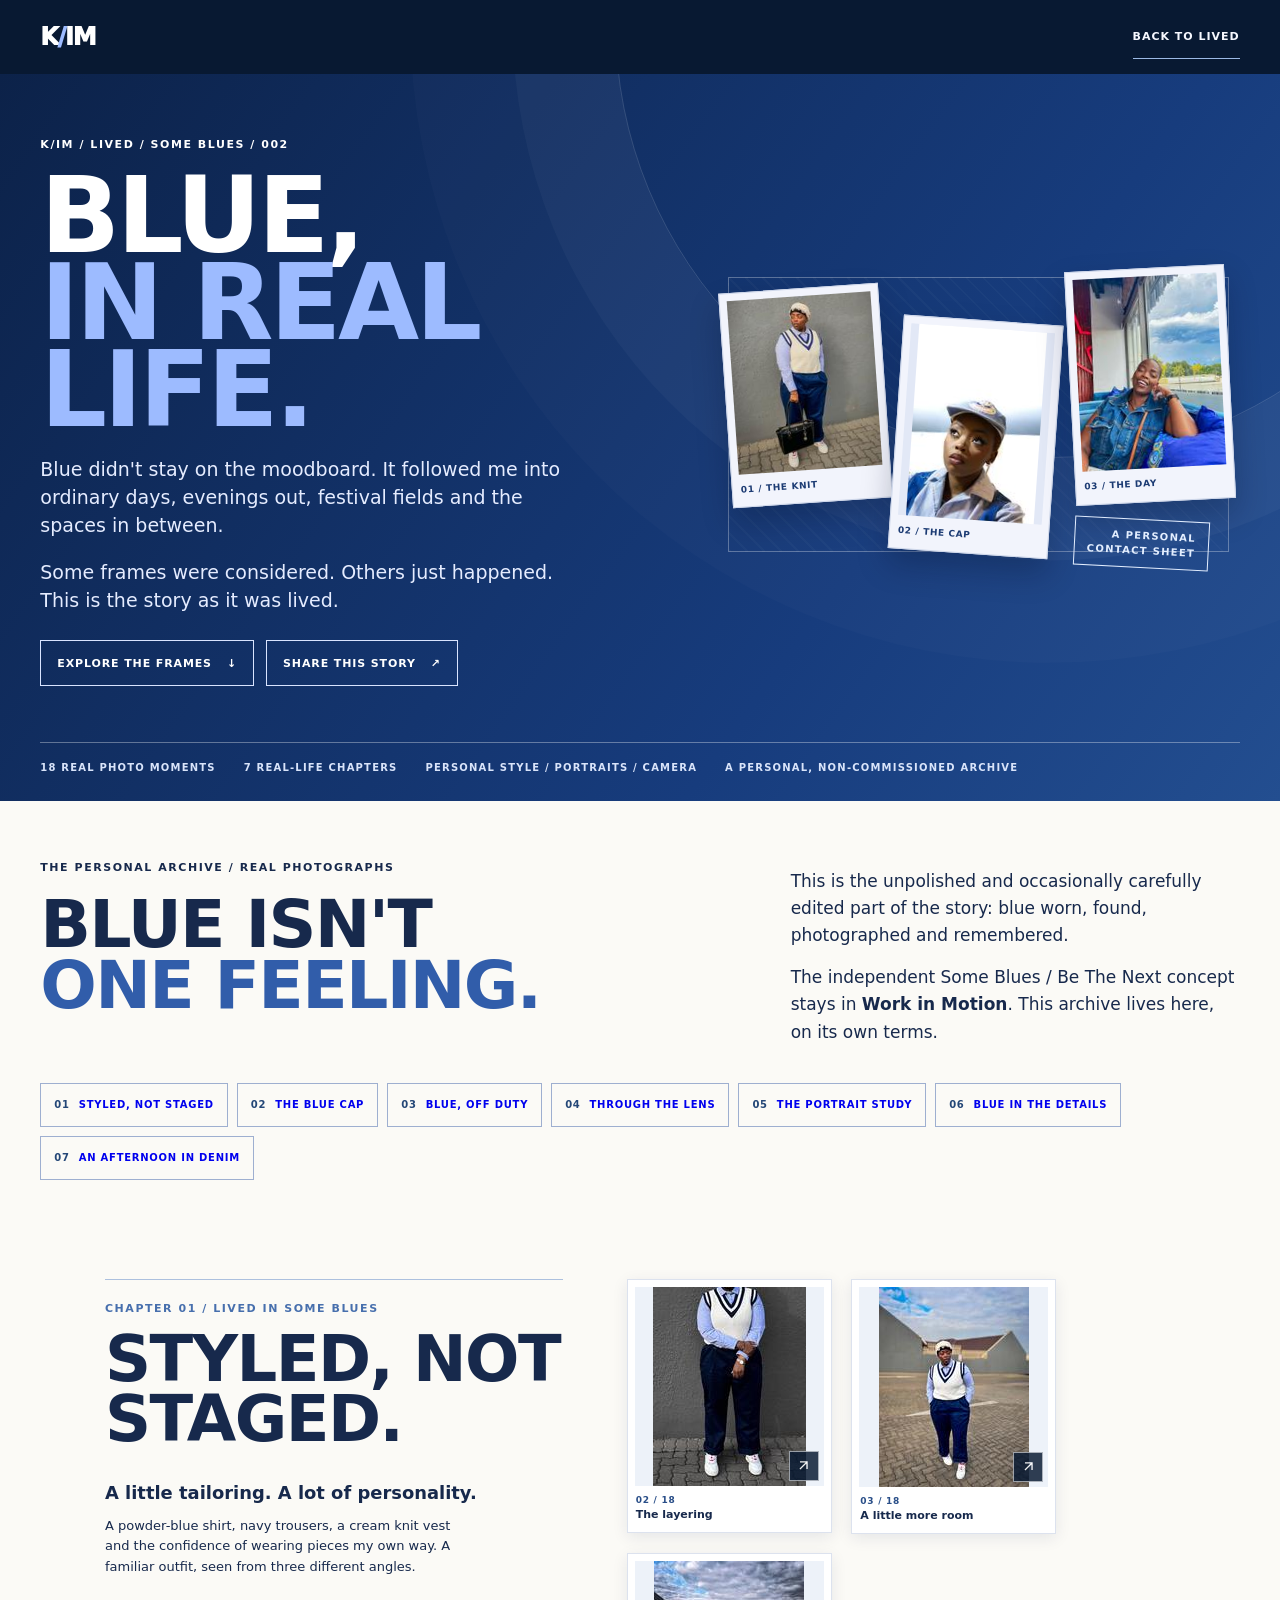
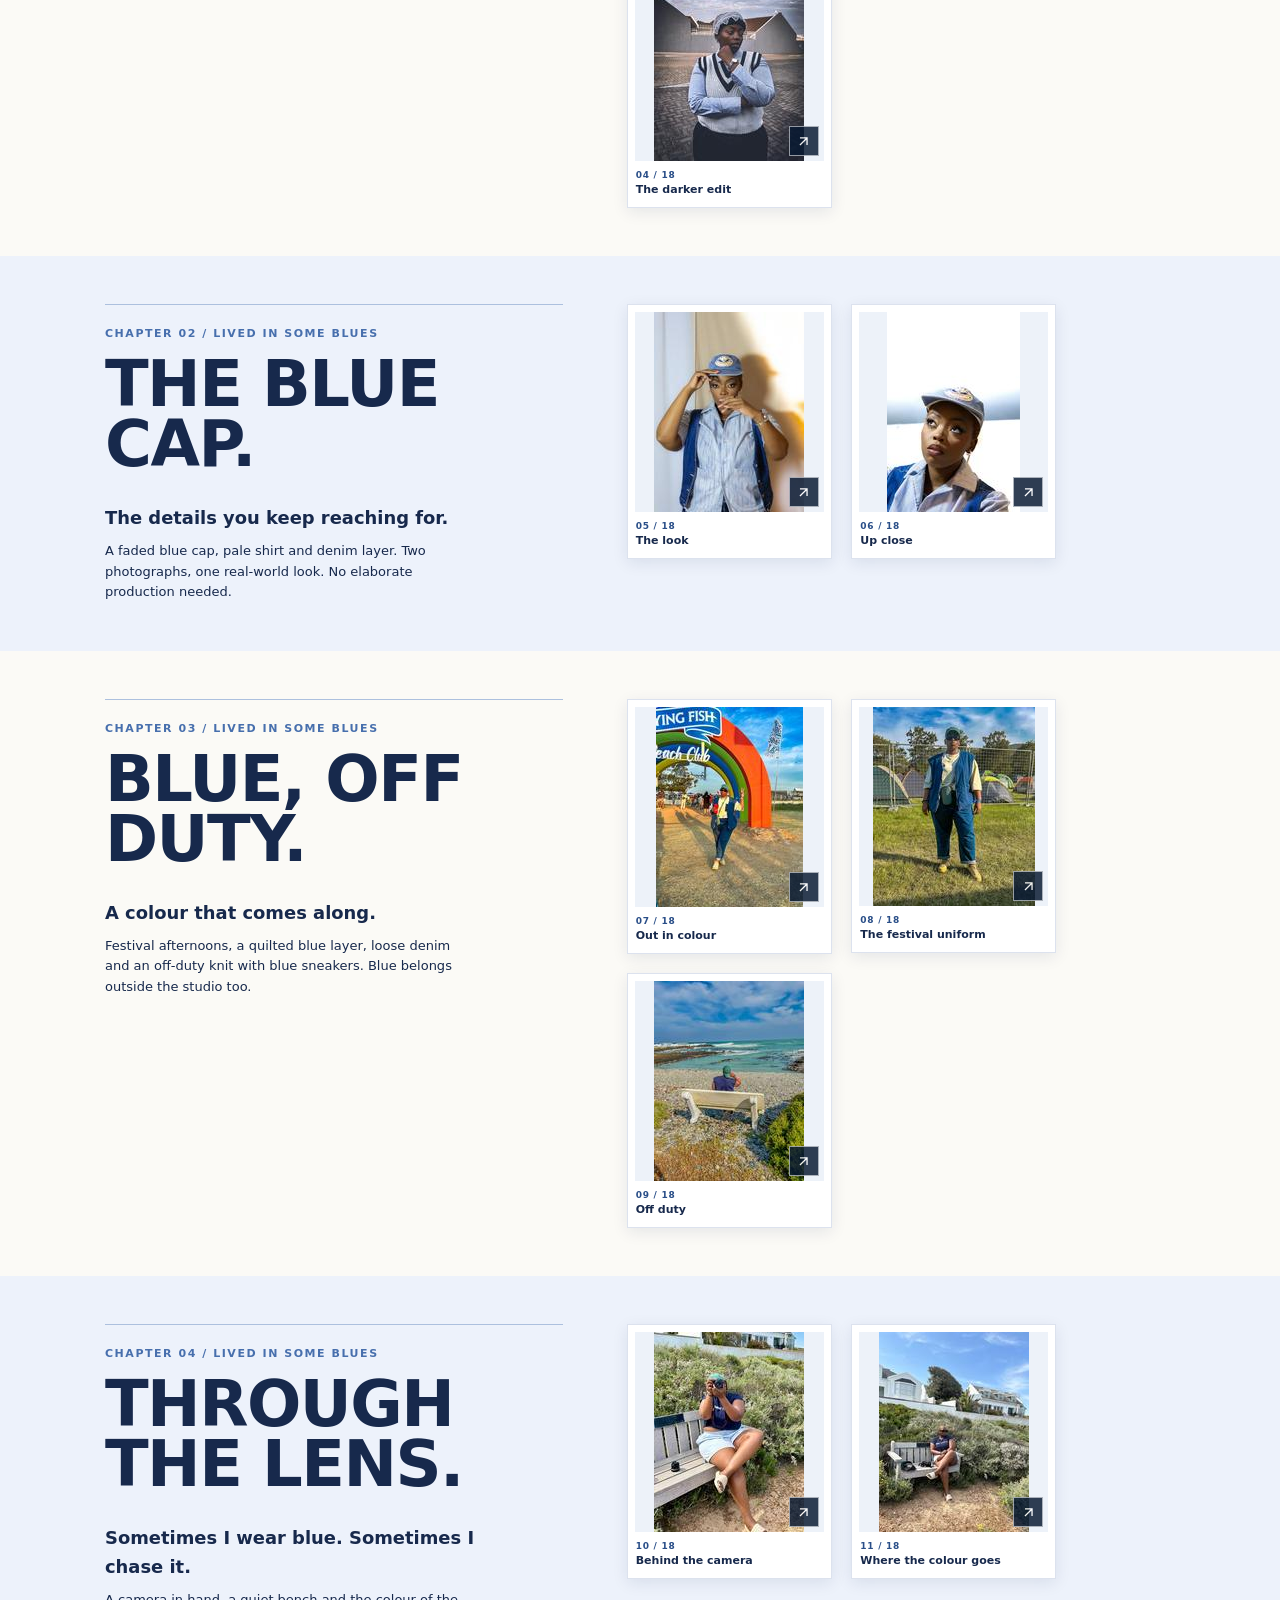
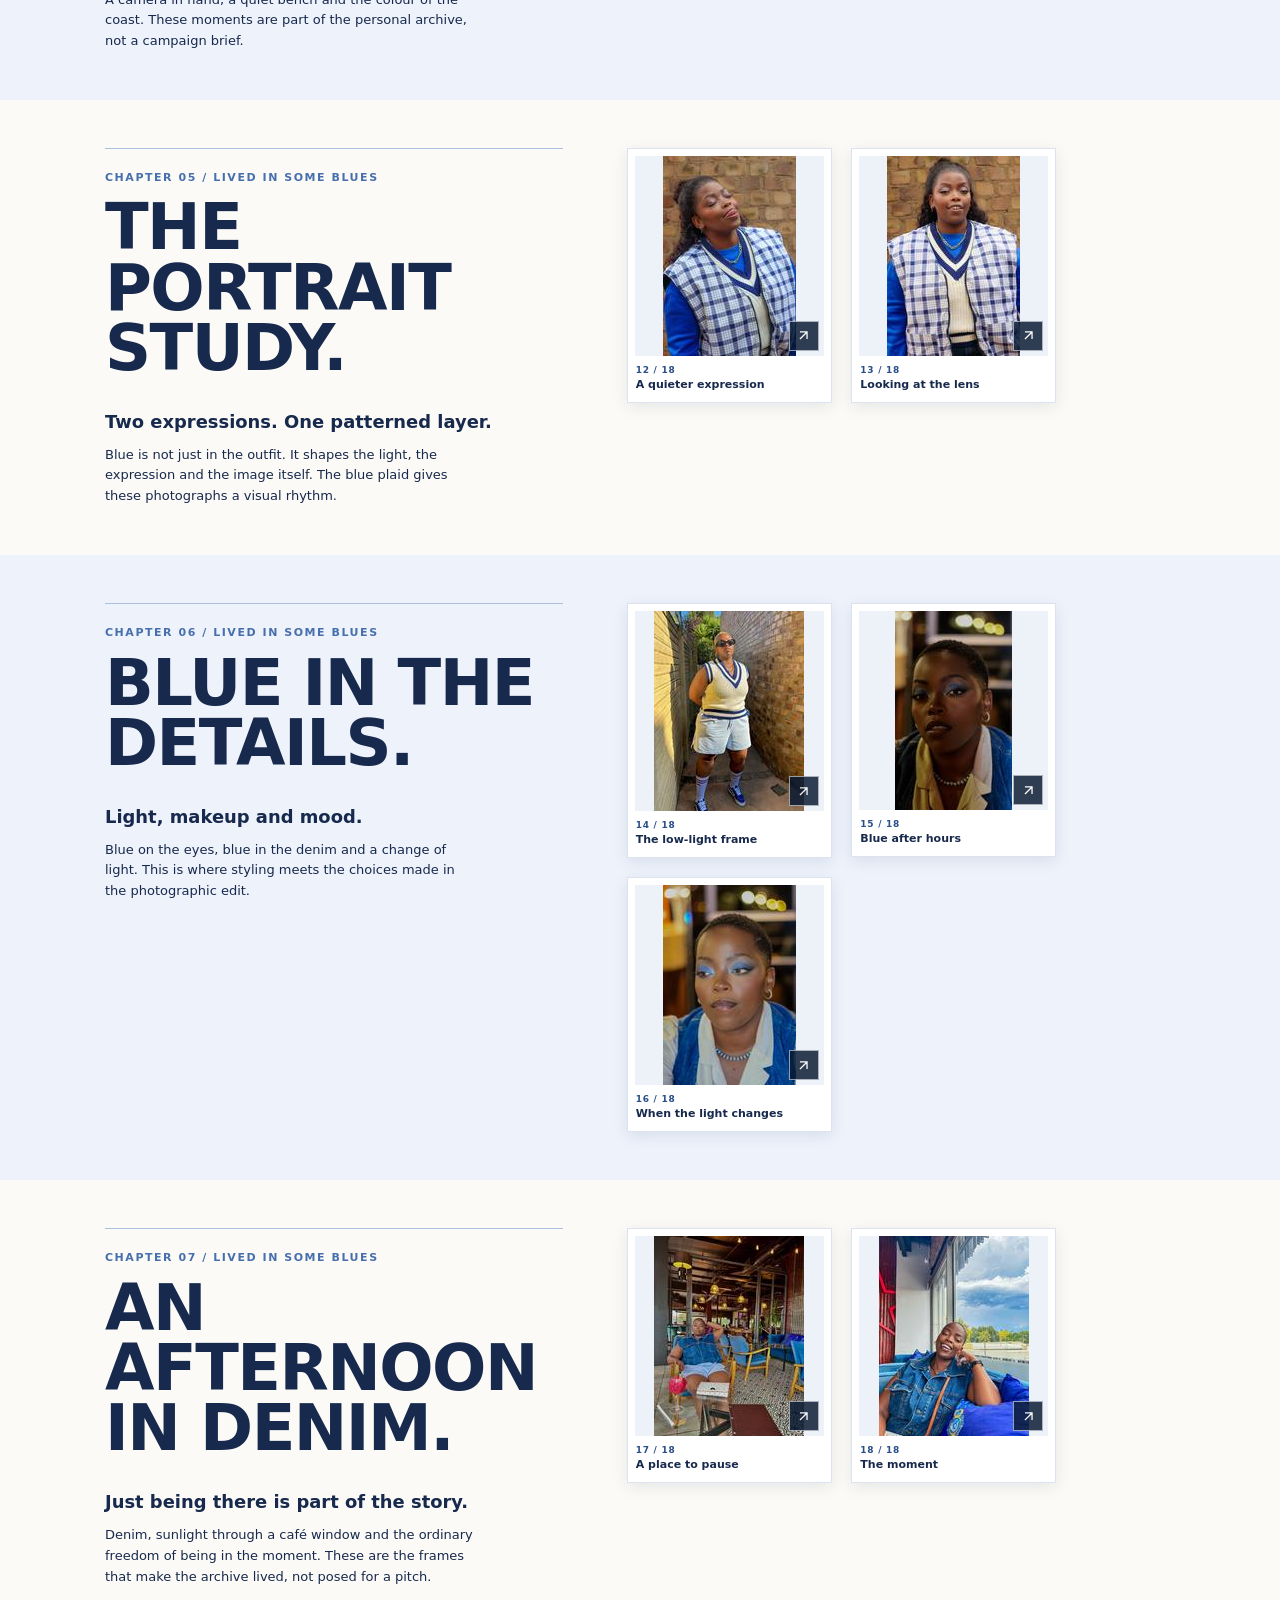
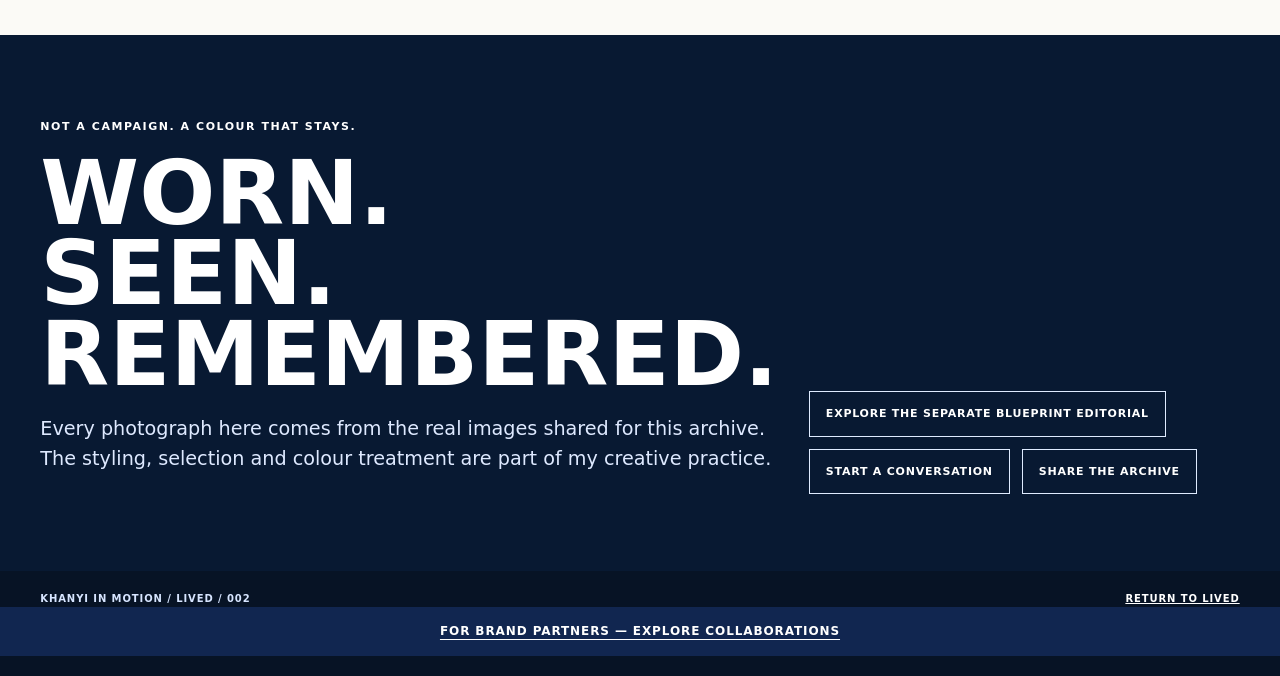
<file: blue-in-real-life.html>
<!doctype html>
<html lang="en-ZA"><head><meta charset="utf-8"><meta name="viewport" content="width=device-width,initial-scale=1,viewport-fit=cover">
<meta name="theme-color" content="#081932"><meta name="author" content="Siya Khanyi"><meta name="robots" content="index,follow,max-image-preview:large">
<title>Blue, In Real Life — LIVED / Some Blues | Khanyi in Motion</title>
<meta name="description" content="A lived blue colour story told with 18 original user-supplied photographs: personal outfits, portraits, photography and moments outside a campaign.">
<link rel="canonical" href="https://khanyi-in-motion.vercel.app/blue-in-real-life.html">
<meta property="og:type" content="article"><meta property="og:site_name" content="Khanyi in Motion">
<meta property="og:title" content="BLUE, IN REAL LIFE. | K/IM"><meta property="og:description" content="Some blues were styled. Others just happened. An archive told through real photographs, not generated imagery.">
<meta property="og:image" content="https://khanyi-in-motion.vercel.app/assets/work/blue-real-life/real-new-01.jpg"><meta name="twitter:card" content="summary_large_image">
<style>:root{--deep:#081932;--navy:#102a5e;--blue:#315daa;--sky:#9dbbff;--pale:#edf2fb;--cream:#fbfaf6;--ink:#17294c;--line:#acc0de;--display:Impact,"Arial Narrow",Haettenschweiler,system-ui,sans-serif;--body:Inter,-apple-system,BlinkMacSystemFont,"Segoe UI",system-ui,sans-serif}
*,*:before,*:after{box-sizing:border-box}html{scroll-behavior:smooth;scroll-padding-top:86px}body{margin:0;min-width:0;background:var(--cream);color:var(--ink);font:400 16px/1.6 var(--body);overflow-x:clip}body.modal-open{overflow:hidden}button{font:inherit}img,svg{display:block;max-width:100%}img{height:auto}button,a{touch-action:manipulation}button:focus-visible,a:focus-visible{outline:3px solid #e99c45;outline-offset:4px}.shell{width:min(calc(100% - clamp(32px,6.3vw,112px)),1400px);margin-inline:auto}.eyebrow,.section-index{font-size:11px;line-height:1.6;font-weight:800;text-transform:uppercase;letter-spacing:.14em}.site-header{position:relative;z-index:5;background:var(--deep);color:#fff}.site-nav{min-height:74px;display:flex;justify-content:space-between;gap:18px;align-items:center}.brand{font-size:24px;font-weight:950;letter-spacing:-.055em;color:#fff;text-decoration:none}.brand span{color:var(--sky)}.return{font-size:11px;font-weight:800;text-decoration:none;color:#f6f8ff;letter-spacing:.09em;border-bottom:1px solid #9bb9e5;min-height:44px;display:flex;align-items:center}.return:hover{color:var(--sky)}
.hero{background:linear-gradient(126deg,#0c2249,#173c7d 67%,#234e90);color:#fff;overflow:hidden;position:relative}.hero:after{content:"";position:absolute;width:75vw;max-width:870px;aspect-ratio:1;border:1px solid #ffffff26;border-radius:50%;top:-38vw;right:-16vw;pointer-events:none;box-shadow:0 0 0 8vw #ffffff08,0 0 0 16vw #ffffff04}.hero-grid{position:relative;z-index:1;display:grid;grid-template-columns:minmax(0,1.08fr) minmax(320px,.9fr);gap:clamp(26px,5vw,85px);align-items:center;padding-block:clamp(42px,7vw,94px)}.hero-copy{min-width:0}.hero-copy h1{font:900 clamp(72px,10vw,156px)/.83 var(--display);letter-spacing:-.035em;margin:20px 0 30px;max-width:950px}.hero-copy h1 em{color:var(--sky);font-style:normal}.hero-copy p{color:#e5ecff;max-width:540px;font-size:clamp(16px,1.85vw,23px);line-height:1.48}.hero-links{display:flex;flex-wrap:wrap;gap:12px;margin-top:26px}.hero-links a,.hero-links button{padding:12px 16px;min-height:46px;border:1.5px solid #d9e4ff;display:inline-flex;justify-content:space-between;align-items:center;gap:15px;background:transparent;color:#fff;font:800 11px/1.4 var(--body);letter-spacing:.08em;text-decoration:none;cursor:pointer}.hero-links a:hover,.hero-links button:hover{background:#fff;color:var(--deep)}.hero-media{margin:0;min-width:0}.hero-media .photo-open{display:block;position:relative;border:0;width:100%;padding:0;cursor:zoom-in;background:#23416c;aspect-ratio:4/5;overflow:hidden}.hero-media img{display:block;object-fit:cover;width:100%;height:100%;object-position:50% 26%}.hero-media figcaption{font-size:10px;letter-spacing:.11em;font-weight:800;padding-top:12px;color:#d5e2ff;text-transform:uppercase}.photo-expand{position:absolute;right:12px;bottom:12px;background:rgba(8,25,50,.92);color:#fff;display:grid;place-items:center;width:44px;height:44px;border:1px solid #ffffff9c}.photo-expand svg{width:22px;height:22px}.hero-meta{border-top:1px solid #ffffff56;display:flex;gap:12px 28px;flex-wrap:wrap;padding-block:17px 25px;font-size:10px;font-weight:800;letter-spacing:.12em;text-transform:uppercase;color:#d9e4fa}
.intro{padding-block:clamp(42px,6vw,92px)}.intro-layout{display:grid;grid-template-columns:minmax(0,1.2fr) minmax(230px,.8fr);gap:clamp(25px,6vw,100px)}.intro h2{font:900 clamp(42px,6vw,93px)/.92 var(--display);letter-spacing:-.025em;margin:16px 0}.intro h2 em{font-style:normal;color:var(--blue)}.intro p{font-size:clamp(16px,1.6vw,20px);line-height:1.7;margin:15px 0}.jump-nav{display:flex;flex-wrap:wrap;gap:9px;margin-top:35px}.jump-nav a{text-decoration:none;font-size:10px;text-transform:uppercase;letter-spacing:.075em;font-weight:850;border:1px solid #9eafd0;min-height:44px;padding:10px 13px;display:inline-flex;align-items:center;gap:9px}.jump-nav a b{color:#547bbf}.jump-nav a:hover{background:var(--navy);color:#fff}.jump-nav a:hover b{color:var(--sky)}
.chapter{padding-block:clamp(45px,6vw,90px);scroll-margin-top:25px}.chapter-pale{background:var(--pale)}.chapter-cream{background:var(--cream)}.chapter-head{border-top:1px solid var(--line);padding-top:25px;display:grid;grid-template-columns:minmax(0,1.15fr) minmax(230px,.85fr);align-items:end;gap:clamp(24px,5vw,80px);margin-bottom:30px}.section-index{color:#476fad}.chapter h2{font:900 clamp(46px,6.4vw,98px)/.9 var(--display);letter-spacing:-.022em;overflow-wrap:anywhere;margin:12px 0 0}.chapter-intro strong{font-size:clamp(17px,1.6vw,20px)}.chapter-intro p{line-height:1.7;max-width:475px;font-size:15px;margin:8px 0 0}
.photo-gallery{display:grid;grid-template-columns:repeat(3,minmax(0,1fr));gap:clamp(13px,1.6vw,26px)}.gallery-two{grid-template-columns:repeat(2,minmax(0,1fr));max-width:1040px}.photo-card{margin:0;min-width:0}.photo-open{display:block;padding:0;background:#b9c9e3;border:0;width:100%;position:relative;overflow:hidden;cursor:zoom-in;min-width:0}.photo-card .photo-open{aspect-ratio:3/4}.photo-card img{width:100%;height:100%;object-fit:cover;transition:transform .22s ease}.photo-open:hover img{transform:scale(1.035)}.photo-card figcaption{padding:12px 2px 2px;display:flex;gap:10px;flex-wrap:wrap;align-items:baseline;justify-content:space-between;font-size:12px}.photo-card figcaption span{font-size:10px;color:#5674a6;font-weight:850;letter-spacing:.075em}.photo-card figcaption strong{font-weight:650}.carousel-controls{display:flex;justify-content:space-between;align-items:center;gap:20px;margin-top:17px}.carousel-controls>span{font-size:10px;font-weight:800;letter-spacing:.11em;color:#5472a4}.carousel-controls>div{display:flex;gap:6px}.carousel-controls button{min-width:44px;min-height:44px;cursor:pointer;border:1px solid #7992ba;background:transparent;color:#193566;display:grid;place-items:center}.carousel-controls button:hover{background:#193566;color:#fff}.carousel-controls button svg{width:20px;height:20px}
.outro{padding-block:clamp(48px,6vw,90px);background:var(--deep);color:#fff}.outro-inner{display:grid;grid-template-columns:minmax(0,1.2fr) minmax(260px,.7fr);gap:30px;align-items:end}.outro h2{font:900 clamp(47px,7vw,105px)/.9 var(--display);margin:15px 0}.outro p{font-size:clamp(16px,1.5vw,20px);color:#dee9ff;max-width:600px}.outro-actions{display:flex;flex-wrap:wrap;gap:12px}.outro-actions a,.outro-actions button{background:transparent;border:1.5px solid #dfebff;padding:13px 16px;color:#fff;cursor:pointer;text-decoration:none;font-size:11px;font-weight:800;letter-spacing:.07em;min-height:45px}.outro-actions a:hover,.outro-actions button:hover{background:#fff;color:var(--deep)}.site-footer{background:#071325;color:#d7e5ff;padding-block:20px;font-size:10px;font-weight:800;letter-spacing:.09em;text-transform:uppercase}.site-footer .shell{display:flex;justify-content:space-between;flex-wrap:wrap;gap:10px}.site-footer a{color:#fff}
.viewer{border:0;padding:0;width:min(98vw,1450px);max-width:98vw;max-height:96dvh;background:#071325;color:#fff;box-shadow:0 35px 125px #000c}.viewer::backdrop{background:#020712e8}.viewer-body{display:grid;grid-template-columns:48px minmax(0,1fr) 48px;gap:10px;align-items:center;padding:58px 12px 0}.viewer img{display:block;max-height:calc(95dvh - 130px);width:100%;height:auto;object-fit:contain;min-width:0}.viewer-close{position:absolute;right:12px;top:10px;min-width:44px;min-height:44px}.viewer button{background:#143567;border:1px solid #aec4e8;cursor:pointer;color:#fff;font-size:22px;min-width:44px;min-height:44px}.viewer button:hover{background:#fff;color:#102957}.viewer-caption{min-height:34px;padding:10px 18px 15px;text-align:center;font-size:12px;color:#d8e5ff}
@media(min-width:701px){.carousel-controls{display:none}}
@media(max-width:900px){.hero-grid{grid-template-columns:minmax(0,1fr) minmax(260px,.8fr);gap:25px}.hero-copy h1{font-size:clamp(65px,9vw,96px)}.photo-gallery{grid-template-columns:repeat(2,minmax(0,1fr))}.chapter-head{grid-template-columns:1fr;gap:16px}.chapter h2{font-size:clamp(48px,7.8vw,78px)}}
@media(max-width:700px){.shell{width:calc(100% - 32px)}.site-nav{min-height:64px}.brand{font-size:21px}.return{font-size:9px;letter-spacing:.045em}.hero-grid{grid-template-columns:1fr;padding-block:36px 30px}.hero-copy h1{font-size:clamp(70px,14vw,104px);margin:20px 0}.hero-media{max-width:490px}.hero-media .photo-open{aspect-ratio:4/4.5}.intro-layout,.outro-inner{grid-template-columns:1fr}.intro{padding-block:50px}.photo-gallery,.gallery-two{display:flex;overflow-x:auto;scroll-snap-type:x mandatory;scroll-padding-inline:1px;gap:12px;padding-bottom:12px;overscroll-behavior-inline:contain;-webkit-overflow-scrolling:touch}.photo-card{flex:0 0 min(78vw,340px);scroll-snap-align:start}.photo-card .photo-open{aspect-ratio:3/4}.chapter-head{margin-bottom:23px}.chapter{padding-block:42px}.carousel-controls>span{max-width:210px}}
@media(max-width:420px){.shell{width:calc(100% - 28px)}.hero-copy h1{font-size:clamp(56px,14.4vw,75px);line-height:.87}.hero-copy p{font-size:16px}.hero-media .photo-open{aspect-ratio:4/4.4}.intro h2{font-size:clamp(40px,11.2vw,58px)}.chapter h2{font-size:clamp(43px,12vw,58px)}.jump-nav a{flex:1 1 calc(50% - 9px);font-size:9px;letter-spacing:.03em}.photo-card{flex-basis:84vw}.carousel-controls>span{font-size:9px}.viewer-body{grid-template-columns:44px minmax(0,1fr) 44px;gap:4px;padding:56px 4px 0}.viewer img{max-height:calc(95dvh - 130px)}}
@media(max-width:335px){.hero-copy h1{font-size:52px}.intro h2{font-size:38px}.chapter h2{font-size:41px}.photo-card{flex-basis:86vw}.jump-nav a{flex-basis:100%}}
@media(orientation:landscape) and (max-height:550px){.hero-grid{padding-block:24px}.hero-copy h1{font-size:clamp(50px,8vw,90px)}.hero-media{max-width:310px}.viewer{max-height:97dvh}.viewer img{max-height:calc(97dvh - 110px)}.viewer-body{padding-top:45px}}
@media(prefers-reduced-motion:reduce){html{scroll-behavior:auto}.photo-card img{transition:none}}

/* LIVED PHOTO CONTACT SHEETS — use actual images without distortion or excessive scaling.
   The currently published image sources are small thumbnails; we cap CSS display widths
   to preserve perceived sharpness until the originals replace the same file paths. */
.hero-grid{grid-template-columns:minmax(0,1.08fr) minmax(0,.92fr)}
.hero-contact-sheet{position:relative;display:grid;grid-template-columns:repeat(3,minmax(0,1fr));gap:12px;align-items:center;justify-content:center;padding:clamp(18px,3vw,38px) 9px 48px;min-width:0;isolation:isolate}
.hero-contact-sheet::before{content:"";position:absolute;inset:9% 2% 5%;border:1px solid rgba(255,255,255,.3);background:repeating-linear-gradient(45deg,rgba(255,255,255,.025) 0 2px,transparent 2px 12px);z-index:-1}
.hero-contact-sheet figure{min-width:0;margin:0;padding:7px 7px 10px;background:#f2f4fc;border:1px solid #ced7ea;box-shadow:0 15px 30px rgba(0,10,34,.25);color:#112952;max-width:180px;width:100%;justify-self:center}
.hero-contact-sheet figure figcaption{font:800 9px/1.5 var(--body);letter-spacing:.07em;padding:9px 1px 0;color:#1c3b73;white-space:normal}
.hero-contact-sheet .hero-contact-main{transform:rotate(-4deg) translateY(-8px)}
.hero-contact-sheet .hero-contact-cap{transform:rotate(4deg) translateY(34px)}
.hero-contact-sheet .hero-contact-denim{transform:rotate(-3deg) translateY(-18px)}
.hero-contact-sheet .photo-open{aspect-ratio:auto!important;width:100%;padding:0;background:transparent;border:0;overflow:visible;cursor:zoom-in}
.hero-contact-sheet .photo-open img{width:100%;height:auto;max-height:none;object-fit:contain;object-position:center}
.hero-contact-photo{display:block;width:100%;aspect-ratio:3/4;background-size:contain;background-position:center;background-repeat:no-repeat;background-color:#e2e8f6}
.hero-contact-stamp{position:absolute;bottom:0;right:6%;padding:9px 12px;border:1px solid #e3eeff;color:#e3eeff;font:800 10px/1.45 var(--body);letter-spacing:.13em;text-align:right;transform:rotate(3deg)}
/* Gallery as a contact-sheet collage, not a full-width stretched photography grid. */
.chapter{overflow:hidden}
.photo-gallery,.photo-gallery.gallery-two{width:min(100%,860px);max-width:860px;margin-inline:auto;position:relative;display:grid;grid-template-columns:repeat(3,minmax(0,185px));justify-content:center;align-items:center;gap:clamp(15px,2vw,29px);padding:clamp(30px,4vw,50px) 20px clamp(46px,6vw,75px);background:linear-gradient(140deg,rgba(32,69,133,.045),rgba(130,160,207,.09));border:1px solid rgba(79,112,171,.27);overflow:visible}
.photo-gallery.gallery-two{grid-template-columns:repeat(2,minmax(0,185px));max-width:690px;gap:clamp(25px,4vw,70px)}
.photo-gallery::before{content:"";position:absolute;top:12px;left:15px;width:40px;height:2px;background:#6386bc}
.photo-gallery::after{content:"KHANYI / ORIGINAL FRAMES";position:absolute;bottom:12px;right:16px;color:#5c7baa;font-size:10px;letter-spacing:.12em;font-weight:800}
.photo-card{min-width:0;width:100%;max-width:185px;background:#fff;padding:7px 7px 12px;box-shadow:0 11px 25px rgba(9,30,70,.13);border:1px solid rgba(65,96,154,.17);align-self:center}
.photo-card:nth-child(3n+1){transform:rotate(-3deg) translateY(-13px)}
.photo-card:nth-child(3n+2){transform:rotate(3deg) translateY(23px)}
.photo-card:nth-child(3n){transform:rotate(-1deg) translateY(-2px)}
.gallery-two .photo-card:first-child{transform:rotate(-3deg) translateY(-8px)}
.gallery-two .photo-card:last-child{transform:rotate(3deg) translateY(20px)}
.photo-card .photo-open{display:block;width:100%;padding:0;border:0;aspect-ratio:auto;overflow:visible;background:#edf2fa}
.photo-card .photo-open img{width:100%;height:auto!important;aspect-ratio:auto!important;object-fit:contain!important;display:block;max-height:none;transition:none}
.photo-card .photo-open:hover img{transform:none}
.photo-card .photo-expand{right:4px;bottom:4px;width:30px;height:30px;opacity:.9}
.photo-card .photo-expand svg{width:17px;height:17px}
.photo-card figcaption{display:block;padding:8px 2px 0;font-size:11px;line-height:1.5}
.photo-card figcaption span{display:block;margin-bottom:2px}
/* Keep full image viewers at their real natural pixel size: no browser upscaling. */
.viewer-body img{width:auto!important;max-width:100%;height:auto!important;max-height:calc(95dvh - 130px);object-fit:contain;margin-inline:auto}
@media(max-width:900px){.hero-grid{grid-template-columns:minmax(0,1fr) minmax(0,.9fr)}.hero-contact-sheet{gap:7px;padding:15px 0 43px}.hero-contact-sheet figure{padding:5px 5px 9px}.hero-contact-stamp{font-size:8px;right:0}.photo-gallery,.photo-gallery.gallery-two{padding-inline:15px}}
@media(max-width:700px){.hero-grid{grid-template-columns:1fr}.hero-contact-sheet{max-width:530px;width:100%;margin-inline:auto;gap:11px;padding:18px 5px 44px}.hero-contact-sheet figure{max-width:170px}.photo-gallery,.photo-gallery.gallery-two{display:flex;flex-wrap:nowrap;justify-content:flex-start;width:100%;max-width:100%;overflow-x:auto;scroll-snap-type:x mandatory;gap:24px;padding:29px 20px 44px;scroll-padding-inline:20px;-webkit-overflow-scrolling:touch}.photo-card{flex:0 0 min(41vw,165px);max-width:165px;scroll-snap-align:center}.photo-card:nth-child(n){transform:none}.photo-card:nth-child(even){transform:rotate(2deg) translateY(8px)}.photo-card:nth-child(odd){transform:rotate(-2deg) translateY(-5px)}.carousel-controls{display:flex;justify-content:space-between}.carousel-controls>span{font-size:9px}}
@media(max-width:420px){.hero-contact-sheet{gap:7px;padding-inline:0}.hero-contact-sheet figure{padding:4px 4px 7px}.hero-contact-sheet figure figcaption{font-size:8px}.hero-contact-stamp{font-size:7px;bottom:1px}.photo-card{flex:0 0 min(42vw,148px);max-width:148px}.photo-gallery,.photo-gallery.gallery-two{gap:16px}.photo-card figcaption{font-size:10px}}
@media(prefers-reduced-motion:reduce){.photo-gallery{scroll-behavior:auto}}

/* Bound horizontal contact-sheet scrollers within each page section on small phones.
   Rotated cards can extend inside their own scrolling track, never the page canvas. */
html,body{max-width:100%;overflow-x:clip}
@media(max-width:700px){
 .chapter{overflow-x:clip;max-width:100%}
 .chapter>.shell{max-width:calc(100% - 32px);min-width:0}
 .chapter .photo-gallery{box-sizing:border-box;width:100%;max-width:100%;min-width:0;overflow-x:auto;overflow-y:hidden;contain:layout paint;isolation:isolate;overscroll-behavior-inline:contain}
 .chapter .photo-card{min-width:0}
}
@media(max-width:420px){.chapter>.shell{max-width:calc(100% - 28px)}}

/* Compact collage layout for phones: all original frames stay in a two-column
   contact sheet, without a scrolling row extending the page's canvas. */
@media(max-width:700px){
 .chapter .photo-gallery,.chapter .photo-gallery.gallery-two{
  display:grid!important;grid-template-columns:repeat(2,minmax(0,1fr))!important;
  justify-content:center;align-items:start;gap:14px!important;
  overflow:hidden!important;contain:layout paint;width:100%!important;
  padding:25px 12px 42px!important;max-width:100%!important
 }
 .chapter .photo-gallery .photo-card{width:100%!important;max-width:154px;min-width:0!important;flex:none!important;justify-self:center;transform:none!important}
 .chapter .photo-gallery .photo-card:nth-child(2n){transform:rotate(2deg) translateY(10px)!important}
 .chapter .photo-gallery .photo-card:nth-child(2n+1){transform:rotate(-2deg)!important}
 .chapter .carousel-controls{display:none!important}
}
@media(max-width:350px){
 .chapter .photo-gallery,.chapter .photo-gallery.gallery-two{gap:9px!important;padding-inline:8px!important}
 .chapter .photo-gallery .photo-card{max-width:130px}
}

/* Final narrow-phone constraint: long invitation copy must wrap within viewport. */
.outro-inner,.outro-inner>*,.outro-actions{min-width:0;max-width:100%}
.outro h2,.outro p,.outro .eyebrow{max-width:100%;overflow-wrap:anywhere}
.outro-actions a,.outro-actions button{max-width:100%;overflow-wrap:anywhere;white-space:normal;text-align:center}
@media(max-width:700px){
 .outro-inner{display:grid;grid-template-columns:minmax(0,1fr)!important}
 .outro-actions{display:grid;grid-template-columns:minmax(0,1fr);width:100%}
 .outro-actions>*{display:block;min-width:0;width:100%;box-sizing:border-box;overflow-wrap:anywhere}
}

/* BLUE, IN REAL LIFE — compact chapter-by-chapter two-column archive (2026-11-22) */
@media(min-width:701px){
  .chapter>.shell{
    display:grid;grid-template-columns:minmax(0,.91fr) minmax(0,1.09fr);
    align-items:start;column-gap:clamp(34px,5vw,78px);
    max-width:1070px;margin-inline:auto;
  }
  .chapter .chapter-head{
    display:block;min-width:0;margin:0;padding:14px 0 0;
  }
  .chapter .chapter-head .chapter-intro{
    margin-top:clamp(18px,2.5vw,30px);max-width:400px;
  }
}
.chapter{padding-block:clamp(27px,3.8vw,48px);overflow:hidden;}
.chapter .chapter-head{border-top:1px solid var(--line);}
.chapter .chapter-head h2{
  font-size:clamp(40px,5vw,72px);
  letter-spacing:-.024em;line-height:.94;
  margin:9px 0 0;overflow-wrap:normal;
}
.chapter .chapter-intro strong{font-size:clamp(15px,1.4vw,18px)}
.chapter .chapter-intro p{
  max-width:370px;font-size:13px;line-height:1.6;margin-top:8px;
}
/* Two real-photo columns, rather than a narrow three-column polaroid group
   floating inside a very large background panel. */
.chapter .photo-gallery,
.chapter .photo-gallery.gallery-two{
  display:grid!important;
  grid-template-columns:repeat(2,minmax(0,1fr))!important;
  align-items:start!important;justify-content:start!important;
  gap:clamp(12px,1.5vw,20px)!important;
  width:100%!important;max-width:430px!important;min-width:0;
  margin:0!important;padding:0!important;
  border:0!important;background:transparent!important;
  overflow:visible!important;contain:none!important;
  box-shadow:none!important;scroll-snap-type:none!important;
}
.chapter .photo-gallery::before,.chapter .photo-gallery::after{display:none!important}
.chapter .photo-gallery .photo-card,
.chapter .photo-gallery.gallery-two .photo-card,
.chapter .photo-gallery .photo-card:nth-child(n){
  width:100%!important;max-width:205px!important;min-width:0!important;
  height:auto;flex:none!important;margin:0!important;
  padding:7px 7px 9px!important;
  transform:none!important;justify-self:stretch!important;
  align-self:start!important;
  background:#fff;border:1px solid rgba(79,112,171,.2);
  box-shadow:0 4px 15px rgba(11,37,83,.09);
  scroll-snap-align:none!important;
}
.chapter .photo-gallery .photo-open{
  display:flex!important;align-items:center;justify-content:center;
  min-width:0;min-height:0;width:100%;aspect-ratio:auto!important;
  background:#edf2f9;overflow:hidden!important;
}
.chapter .photo-gallery .photo-open img{
  display:block!important;
  width:auto!important;height:auto!important;
  max-width:100%!important;max-height:200px!important;
  object-fit:contain!important;object-position:center!important;
  aspect-ratio:auto!important;
  transform:none!important;filter:none!important;
}
.chapter .photo-card figcaption{
  padding:8px 1px 0;line-height:1.35;
  display:block;font-size:11px;
}
.chapter .photo-card figcaption span{
  display:block;font-size:9px;letter-spacing:.08em;margin-bottom:2px;
}
.chapter .photo-card .photo-expand{bottom:5px;right:5px}
.chapter .carousel-controls{display:none!important}
.hero-grid{padding-block:clamp(32px,4.5vw,56px)}
.hero-copy h1{font-size:clamp(65px,8.2vw,112px);margin:17px 0 21px}
.hero-copy p{font-size:clamp(15px,1.65vw,19px)}
.intro{padding-block:clamp(30px,4vw,52px)}
.intro h2{font-size:clamp(43px,5.2vw,72px)}
.intro p{font-size:clamp(14px,1.4vw,17px);line-height:1.6}
.intro .jump-nav{margin-top:22px}
@media(max-width:900px) and (min-width:701px){
  .chapter>.shell{grid-template-columns:minmax(0,.9fr) minmax(0,1.1fr);gap:24px}
  .chapter .chapter-head h2{font-size:clamp(37px,5.1vw,55px)}
  .chapter .photo-gallery,.chapter .photo-gallery.gallery-two{gap:12px!important}
}
@media(max-width:700px){
  .chapter{padding-block:28px}
  .chapter>.shell{
    display:block;max-width:calc(100% - 32px)!important;
  }
  .chapter .chapter-head{
    display:block;margin-bottom:17px;padding-top:13px;
  }
  .chapter .chapter-head h2{font-size:clamp(38px,9.4vw,57px)}
  .chapter .chapter-intro{margin-top:12px}
  .chapter .chapter-intro p{font-size:12px;line-height:1.5}
  .chapter .photo-gallery,.chapter .photo-gallery.gallery-two{
    max-width:440px!important;gap:12px!important;
    padding:0!important;overflow:visible!important;
    contain:none!important;
  }
  .chapter .photo-gallery .photo-card:nth-child(n){
    max-width:100%!important;transform:none!important;
  }
  .chapter .photo-gallery .photo-open img{max-height:200px!important}
  .hero-grid{padding-block:30px}
  .intro{padding-block:32px}
}
@media(max-width:420px){
  .chapter>.shell{max-width:calc(100% - 28px)!important}
  .chapter .photo-gallery,.chapter .photo-gallery.gallery-two{gap:10px!important}
  .chapter .photo-gallery .photo-card:nth-child(n){padding:5px 5px 7px!important}
  .chapter .photo-gallery .photo-open img{max-height:190px!important}
  .chapter .photo-card figcaption{font-size:10px;padding-top:6px}
  .chapter .photo-card figcaption span{font-size:8px}
}
@media(prefers-reduced-motion:reduce){
  .chapter .photo-gallery .photo-open img{transition:none!important}
}


/* 2026 accessibility audit: navigation counters need stronger contrast. */
.jump-nav a b,.jump-nav a span,.jump-nav a .jump-number{color:#244777!important}
.chapter .photo-card figcaption span{color:#294e88!important}
</style></head><body>
<header class="site-header"><nav class="shell site-nav" aria-label="Page navigation"><a class="brand" href="/#top" aria-label="Khanyi In Motion homepage">K<span>/</span>IM</a><a class="return" href="/#chapter-lived">BACK TO LIVED</a></nav></header>
<main><section class="hero" aria-labelledby="story-title"><div class="shell hero-grid"><div class="hero-copy"><span class="eyebrow">K/IM / LIVED / SOME BLUES / 002</span>
<h1 id="story-title">BLUE,<br><em>IN REAL<br>LIFE.</em></h1>
<p>Blue didn't stay on the moodboard. It followed me into ordinary days, evenings out, festival fields and the spaces in between.</p>
<p>Some frames were considered. Others just happened. This is the story as it was lived.</p><div class="hero-links"><a href="#chapters">EXPLORE THE FRAMES <span aria-hidden="true">↓</span></a><button type="button" data-share>SHARE THIS STORY <span aria-hidden="true">↗</span></button></div>
</div><div class="hero-contact-sheet" aria-label="Three real moments of blue, arranged as a personal contact sheet">
 <figure class="hero-media hero-contact-main"><button type="button" class="photo-open" data-archive-view data-src="/assets/work/blue-real-life/real-new-01.jpg" data-alt="Cream knit vest, powder-blue shirt, navy tailored trousers and white sneakers" aria-label="View original knit outfit photograph at available resolution"><img src="/assets/work/blue-real-life/real-new-01.jpg" width="165" height="200" alt="Real knit-vest and tailored-blue-trouser outfit" fetchpriority="high" decoding="async"></button><figcaption>01 / THE KNIT</figcaption></figure>
 <figure class="hero-contact-side hero-contact-cap"><div role="img" class="hero-contact-photo" aria-label="Real portrait in a faded blue cap and denim vest" style="background-image:url('/assets/work/blue-real-life/real-new-05.jpg')"></div><figcaption>02 / THE CAP</figcaption></figure>
 <figure class="hero-contact-side hero-contact-denim"><div role="img" class="hero-contact-photo" aria-label="Real smiling portrait in denim at a blue café sofa" style="background-image:url('/assets/work/blue-real-life/real-new-09.jpg')"></div><figcaption>03 / THE DAY</figcaption></figure>
 <span class="hero-contact-stamp" aria-hidden="true">A PERSONAL<br>CONTACT SHEET</span>
 </div></div>
<div class="shell hero-meta"><span>18 REAL PHOTO MOMENTS</span><span>7 REAL-LIFE CHAPTERS</span><span>PERSONAL STYLE / PORTRAITS / CAMERA</span><span>A PERSONAL, NON-COMMISSIONED ARCHIVE</span></div></section>
<section class="intro shell" id="chapters" aria-labelledby="intro-title"><div class="intro-layout"><div><span class="eyebrow">THE PERSONAL ARCHIVE / REAL PHOTOGRAPHS</span><h2 id="intro-title">BLUE ISN'T<br><em>ONE FEELING.</em></h2></div><div><p>This is the unpolished and occasionally carefully edited part of the story: blue worn, found, photographed and remembered.</p><p>The independent Some Blues / Be The Next concept stays in <strong>Work in Motion</strong>. This archive lives here, on its own terms.</p></div></div><nav class="jump-nav" aria-label="Browse the seven personal blue photo stories"><a href="#blue-in-the-everyday"><b>01</b> STYLED, NOT STAGED</a><a href="#the-blue-cap"><b>02</b> THE BLUE CAP</a><a href="#blue-off-duty"><b>03</b> BLUE, OFF DUTY</a><a href="#through-the-lens"><b>04</b> THROUGH THE LENS</a><a href="#portraiture"><b>05</b> THE PORTRAIT STUDY</a><a href="#blue-in-the-details"><b>06</b> BLUE IN THE DETAILS</a><a href="#an-afternoon-in-denim"><b>07</b> AN AFTERNOON IN DENIM</a></nav></section>
<section class="chapter chapter-cream" id="blue-in-the-everyday" aria-labelledby="heading-blue-in-the-everyday">
 <div class="shell"><header class="chapter-head"><div><span class="section-index">CHAPTER 01 / LIVED IN SOME BLUES</span><h2 id="heading-blue-in-the-everyday">STYLED, NOT STAGED.</h2></div><div class="chapter-intro"><strong>A little tailoring. A lot of personality.</strong><p>A powder-blue shirt, navy trousers, a cream knit vest and the confidence of wearing pieces my own way. A familiar outfit, seen from three different angles.</p></div></header>
 <div class="photo-gallery " id="gallery-01" aria-label="STYLED, NOT STAGED. photographs"><figure class="photo-card "><button class="photo-open" type="button" data-archive-view data-src="/assets/work/blue-real-life/real-new-02.jpg" data-alt="Closer crop of a cream-and-blue sweater vest over a light blue polka-dot shirt and loose navy trousers" aria-label="Open photo 02: The layering"><img src="/assets/work/blue-real-life/real-new-02.jpg" width="1050" height="1450" loading="lazy" decoding="async" alt="Closer crop of a cream-and-blue sweater vest over a light blue polka-dot shirt and loose navy trousers"><span class="photo-expand" aria-hidden="true"><svg viewBox="0 0 24 24" fill="none" stroke="currentColor" stroke-width="1.8"><path d="M7 17 17 7M7 7h10v10"/></svg></span></button><figcaption><span>02 / 18</span><strong>The layering</strong></figcaption></figure><figure class="photo-card "><button class="photo-open" type="button" data-archive-view data-src="/assets/work/blue-real-life/real-new-03.jpg" data-alt="Full-length personal style portrait in an open paved courtyard with cream knit vest and loose blue trousers" aria-label="Open photo 03: A little more room"><img src="/assets/work/blue-real-life/real-new-03.jpg" width="1050" height="1450" loading="lazy" decoding="async" alt="Full-length personal style portrait in an open paved courtyard with cream knit vest and loose blue trousers"><span class="photo-expand" aria-hidden="true"><svg viewBox="0 0 24 24" fill="none" stroke="currentColor" stroke-width="1.8"><path d="M7 17 17 7M7 7h10v10"/></svg></span></button><figcaption><span>03 / 18</span><strong>A little more room</strong></figcaption></figure><figure class="photo-card "><button class="photo-open" type="button" data-archive-view data-src="/assets/work/blue-real-life/real-new-06.jpg" data-alt="Cool-toned edited portrait under a dramatic sky featuring the knit vest and blue button-down" aria-label="Open photo 04: The darker edit"><img src="/assets/work/blue-real-life/real-new-06.jpg" width="1050" height="1450" loading="lazy" decoding="async" alt="Cool-toned edited portrait under a dramatic sky featuring the knit vest and blue button-down"><span class="photo-expand" aria-hidden="true"><svg viewBox="0 0 24 24" fill="none" stroke="currentColor" stroke-width="1.8"><path d="M7 17 17 7M7 7h10v10"/></svg></span></button><figcaption><span>04 / 18</span><strong>The darker edit</strong></figcaption></figure></div>
 <div class="carousel-controls"><span>SWIPE OR USE THE ARROWS TO SEE THE FRAMES</span><div><button type="button" class="gallery-prev" data-gallery="gallery-01" aria-label="Previous photograph in STYLED, NOT STAGED."><svg viewBox="0 0 24 24" aria-hidden="true" fill="none" stroke="currentColor" stroke-width="1.8"><path d="M15 18 9 12l6-6"/></svg></button><button type="button" class="gallery-next" data-gallery="gallery-01" aria-label="Next photograph in STYLED, NOT STAGED."><svg viewBox="0 0 24 24" aria-hidden="true" fill="none" stroke="currentColor" stroke-width="1.8"><path d="m9 18 6-6-6-6"/></svg></button></div></div>
 </div></section>
<section class="chapter chapter-pale" id="the-blue-cap" aria-labelledby="heading-the-blue-cap">
 <div class="shell"><header class="chapter-head"><div><span class="section-index">CHAPTER 02 / LIVED IN SOME BLUES</span><h2 id="heading-the-blue-cap">THE BLUE CAP.</h2></div><div class="chapter-intro"><strong>The details you keep reaching for.</strong><p>A faded blue cap, pale shirt and denim layer. Two photographs, one real-world look. No elaborate production needed.</p></div></header>
 <div class="photo-gallery gallery-two" id="gallery-02" aria-label="THE BLUE CAP. photographs"><figure class="photo-card "><button class="photo-open" type="button" data-archive-view data-src="/assets/work/blue-real-life/real-new-04.jpg" data-alt="Portrait adjusting a light blue baseball cap worn with pale blue shirt and dark blue denim waistcoat in warm indoor light" aria-label="Open photo 05: The look"><img src="/assets/work/blue-real-life/real-new-04.jpg" width="1050" height="1450" loading="lazy" decoding="async" alt="Portrait adjusting a light blue baseball cap worn with pale blue shirt and dark blue denim waistcoat in warm indoor light"><span class="photo-expand" aria-hidden="true"><svg viewBox="0 0 24 24" fill="none" stroke="currentColor" stroke-width="1.8"><path d="M7 17 17 7M7 7h10v10"/></svg></span></button><figcaption><span>05 / 18</span><strong>The look</strong></figcaption></figure><figure class="photo-card "><button class="photo-open" type="button" data-archive-view data-src="/assets/work/blue-real-life/real-new-05.jpg" data-alt="Close-up portrait in blue baseball cap, pale blue shirt and blue denim vest against a softly lit light background" aria-label="Open photo 06: Up close"><img src="/assets/work/blue-real-life/real-new-05.jpg" width="1050" height="1450" loading="lazy" decoding="async" alt="Close-up portrait in blue baseball cap, pale blue shirt and blue denim vest against a softly lit light background"><span class="photo-expand" aria-hidden="true"><svg viewBox="0 0 24 24" fill="none" stroke="currentColor" stroke-width="1.8"><path d="M7 17 17 7M7 7h10v10"/></svg></span></button><figcaption><span>06 / 18</span><strong>Up close</strong></figcaption></figure></div>
 <div class="carousel-controls"><span>SWIPE OR USE THE ARROWS TO SEE THE FRAMES</span><div><button type="button" class="gallery-prev" data-gallery="gallery-02" aria-label="Previous photograph in THE BLUE CAP."><svg viewBox="0 0 24 24" aria-hidden="true" fill="none" stroke="currentColor" stroke-width="1.8"><path d="M15 18 9 12l6-6"/></svg></button><button type="button" class="gallery-next" data-gallery="gallery-02" aria-label="Next photograph in THE BLUE CAP."><svg viewBox="0 0 24 24" aria-hidden="true" fill="none" stroke="currentColor" stroke-width="1.8"><path d="m9 18 6-6-6-6"/></svg></button></div></div>
 </div></section>
<section class="chapter chapter-cream" id="blue-off-duty" aria-labelledby="heading-blue-off-duty">
 <div class="shell"><header class="chapter-head"><div><span class="section-index">CHAPTER 03 / LIVED IN SOME BLUES</span><h2 id="heading-blue-off-duty">BLUE, OFF DUTY.</h2></div><div class="chapter-intro"><strong>A colour that comes along.</strong><p>Festival afternoons, a quilted blue layer, loose denim and an off-duty knit with blue sneakers. Blue belongs outside the studio too.</p></div></header>
 <div class="photo-gallery " id="gallery-03" aria-label="BLUE, OFF DUTY. photographs"><figure class="photo-card "><button class="photo-open" type="button" data-archive-view data-src="/assets/work/blue-real-life/lived-extra-03.jpg" data-alt="Full festival look with navy quilted vest and loose blue denim beneath a large rainbow-coloured festival arch" aria-label="Open photo 07: Out in colour"><img src="/assets/work/blue-real-life/lived-extra-03.jpg" width="1050" height="1450" loading="lazy" decoding="async" alt="Full festival look with navy quilted vest and loose blue denim beneath a large rainbow-coloured festival arch"><span class="photo-expand" aria-hidden="true"><svg viewBox="0 0 24 24" fill="none" stroke="currentColor" stroke-width="1.8"><path d="M7 17 17 7M7 7h10v10"/></svg></span></button><figcaption><span>07 / 18</span><strong>Out in colour</strong></figcaption></figure><figure class="photo-card "><button class="photo-open" type="button" data-archive-view data-src="/assets/work/blue-real-life/lived-extra-04.jpg" data-alt="Standing outdoors at a festival in a quilted blue vest, wide dark denim and green cap" aria-label="Open photo 08: The festival uniform"><img src="/assets/work/blue-real-life/lived-extra-04.jpg" width="1050" height="1450" loading="lazy" decoding="async" alt="Standing outdoors at a festival in a quilted blue vest, wide dark denim and green cap"><span class="photo-expand" aria-hidden="true"><svg viewBox="0 0 24 24" fill="none" stroke="currentColor" stroke-width="1.8"><path d="M7 17 17 7M7 7h10v10"/></svg></span></button><figcaption><span>08 / 18</span><strong>The festival uniform</strong></figcaption></figure><figure class="photo-card "><button class="photo-open" type="button" data-archive-view data-src="/assets/work/blue-real-life/lived-extra-07.jpg" data-alt="Streetwear look with cream knit vest with blue stripes, pale shorts, tall socks and blue Vans sneakers" aria-label="Open photo 09: Off duty"><img src="/assets/work/blue-real-life/lived-extra-07.jpg" width="1050" height="1450" loading="lazy" decoding="async" alt="Streetwear look with cream knit vest with blue stripes, pale shorts, tall socks and blue Vans sneakers"><span class="photo-expand" aria-hidden="true"><svg viewBox="0 0 24 24" fill="none" stroke="currentColor" stroke-width="1.8"><path d="M7 17 17 7M7 7h10v10"/></svg></span></button><figcaption><span>09 / 18</span><strong>Off duty</strong></figcaption></figure></div>
 <div class="carousel-controls"><span>SWIPE OR USE THE ARROWS TO SEE THE FRAMES</span><div><button type="button" class="gallery-prev" data-gallery="gallery-03" aria-label="Previous photograph in BLUE, OFF DUTY."><svg viewBox="0 0 24 24" aria-hidden="true" fill="none" stroke="currentColor" stroke-width="1.8"><path d="M15 18 9 12l6-6"/></svg></button><button type="button" class="gallery-next" data-gallery="gallery-03" aria-label="Next photograph in BLUE, OFF DUTY."><svg viewBox="0 0 24 24" aria-hidden="true" fill="none" stroke="currentColor" stroke-width="1.8"><path d="m9 18 6-6-6-6"/></svg></button></div></div>


 </div></section>
<section class="chapter chapter-pale" id="through-the-lens" aria-labelledby="heading-through-the-lens">
 <div class="shell"><header class="chapter-head"><div><span class="section-index">CHAPTER 04 / LIVED IN SOME BLUES</span><h2 id="heading-through-the-lens">THROUGH THE LENS.</h2></div><div class="chapter-intro"><strong>Sometimes I wear blue. Sometimes I chase it.</strong><p>A camera in hand, a quiet bench and the colour of the coast. These moments are part of the personal archive, not a campaign brief.</p></div></header>
 <div class="photo-gallery gallery-two" id="gallery-04" aria-label="THROUGH THE LENS. photographs"><figure class="photo-card "><button class="photo-open" type="button" data-archive-view data-src="/assets/work/blue-real-life/lived-extra-05.jpg" data-alt="A person sitting cross-legged outdoors on a coastal garden bench holding a camera to their face" aria-label="Open photo 10: Behind the camera"><img src="/assets/work/blue-real-life/lived-extra-05.jpg" width="1050" height="1450" loading="lazy" decoding="async" alt="A person sitting cross-legged outdoors on a coastal garden bench holding a camera to their face"><span class="photo-expand" aria-hidden="true"><svg viewBox="0 0 24 24" fill="none" stroke="currentColor" stroke-width="1.8"><path d="M7 17 17 7M7 7h10v10"/></svg></span></button><figcaption><span>10 / 18</span><strong>Behind the camera</strong></figcaption></figure><figure class="photo-card "><button class="photo-open" type="button" data-archive-view data-src="/assets/work/blue-real-life/lived-extra-06.jpg" data-alt="Looking out toward a turquoise sea and blue sky from a white bench on a rocky coastline" aria-label="Open photo 11: Where the colour goes"><img src="/assets/work/blue-real-life/lived-extra-06.jpg" width="1050" height="1450" loading="lazy" decoding="async" alt="Looking out toward a turquoise sea and blue sky from a white bench on a rocky coastline"><span class="photo-expand" aria-hidden="true"><svg viewBox="0 0 24 24" fill="none" stroke="currentColor" stroke-width="1.8"><path d="M7 17 17 7M7 7h10v10"/></svg></span></button><figcaption><span>11 / 18</span><strong>Where the colour goes</strong></figcaption></figure></div>
 <div class="carousel-controls"><span>SWIPE OR USE THE ARROWS TO SEE THE FRAMES</span><div><button type="button" class="gallery-prev" data-gallery="gallery-04" aria-label="Previous photograph in THROUGH THE LENS."><svg viewBox="0 0 24 24" aria-hidden="true" fill="none" stroke="currentColor" stroke-width="1.8"><path d="M15 18 9 12l6-6"/></svg></button><button type="button" class="gallery-next" data-gallery="gallery-04" aria-label="Next photograph in THROUGH THE LENS."><svg viewBox="0 0 24 24" aria-hidden="true" fill="none" stroke="currentColor" stroke-width="1.8"><path d="m9 18 6-6-6-6"/></svg></button></div></div>
 </div></section>
<section class="chapter chapter-cream" id="portraiture" aria-labelledby="heading-portraiture">
 <div class="shell"><header class="chapter-head"><div><span class="section-index">CHAPTER 05 / LIVED IN SOME BLUES</span><h2 id="heading-portraiture">THE PORTRAIT STUDY.</h2></div><div class="chapter-intro"><strong>Two expressions. One patterned layer.</strong><p>Blue is not just in the outfit. It shapes the light, the expression and the image itself. The blue plaid gives these photographs a visual rhythm.</p></div></header>
 <div class="photo-gallery gallery-two" id="gallery-05" aria-label="THE PORTRAIT STUDY. photographs"><figure class="photo-card "><button class="photo-open" type="button" data-archive-view data-src="/assets/work/blue-real-life/lived-extra-01.jpg" data-alt="Close portrait against a textured brick wall in bright cobalt top and blue-plaid vest, eyes closed" aria-label="Open photo 12: A quieter expression"><img src="/assets/work/blue-real-life/lived-extra-01.jpg" width="1050" height="1450" loading="lazy" decoding="async" alt="Close portrait against a textured brick wall in bright cobalt top and blue-plaid vest, eyes closed"><span class="photo-expand" aria-hidden="true"><svg viewBox="0 0 24 24" fill="none" stroke="currentColor" stroke-width="1.8"><path d="M7 17 17 7M7 7h10v10"/></svg></span></button><figcaption><span>12 / 18</span><strong>A quieter expression</strong></figcaption></figure><figure class="photo-card "><button class="photo-open" type="button" data-archive-view data-src="/assets/work/blue-real-life/lived-extra-02.jpg" data-alt="Front-facing personal portrait featuring blue plaid sleeveless layer, cobalt shirt and gold necklace against brick wall" aria-label="Open photo 13: Looking at the lens"><img src="/assets/work/blue-real-life/lived-extra-02.jpg" width="1050" height="1450" loading="lazy" decoding="async" alt="Front-facing personal portrait featuring blue plaid sleeveless layer, cobalt shirt and gold necklace against brick wall"><span class="photo-expand" aria-hidden="true"><svg viewBox="0 0 24 24" fill="none" stroke="currentColor" stroke-width="1.8"><path d="M7 17 17 7M7 7h10v10"/></svg></span></button><figcaption><span>13 / 18</span><strong>Looking at the lens</strong></figcaption></figure></div>
 <div class="carousel-controls"><span>SWIPE OR USE THE ARROWS TO SEE THE FRAMES</span><div><button type="button" class="gallery-prev" data-gallery="gallery-05" aria-label="Previous photograph in THE PORTRAIT STUDY."><svg viewBox="0 0 24 24" aria-hidden="true" fill="none" stroke="currentColor" stroke-width="1.8"><path d="M15 18 9 12l6-6"/></svg></button><button type="button" class="gallery-next" data-gallery="gallery-05" aria-label="Next photograph in THE PORTRAIT STUDY."><svg viewBox="0 0 24 24" aria-hidden="true" fill="none" stroke="currentColor" stroke-width="1.8"><path d="m9 18 6-6-6-6"/></svg></button></div></div>
 </div></section>
<section class="chapter chapter-pale" id="blue-in-the-details" aria-labelledby="heading-blue-in-the-details">
 <div class="shell"><header class="chapter-head"><div><span class="section-index">CHAPTER 06 / LIVED IN SOME BLUES</span><h2 id="heading-blue-in-the-details">BLUE IN THE DETAILS.</h2></div><div class="chapter-intro"><strong>Light, makeup and mood.</strong><p>Blue on the eyes, blue in the denim and a change of light. This is where styling meets the choices made in the photographic edit.</p></div></header>
 <div class="photo-gallery " id="gallery-06" aria-label="BLUE IN THE DETAILS. photographs"><figure class="photo-card "><button class="photo-open" type="button" data-archive-view data-src="/assets/work/blue-real-life/lived-extra-08.jpg" data-alt="Moody evening beauty portrait showing cobalt eye makeup, denim blue outerwear and a white shirt" aria-label="Open photo 14: The low-light frame"><img src="/assets/work/blue-real-life/lived-extra-08.jpg" width="1050" height="1450" loading="lazy" decoding="async" alt="Moody evening beauty portrait showing cobalt eye makeup, denim blue outerwear and a white shirt"><span class="photo-expand" aria-hidden="true"><svg viewBox="0 0 24 24" fill="none" stroke="currentColor" stroke-width="1.8"><path d="M7 17 17 7M7 7h10v10"/></svg></span></button><figcaption><span>14 / 18</span><strong>The low-light frame</strong></figcaption></figure><figure class="photo-card "><button class="photo-open" type="button" data-archive-view data-src="/assets/work/blue-real-life/lived-extra-09.jpg" data-alt="Close low-light portrait with dark blue eye shadow, white shirt, blue outerwear and pearl jewellery" aria-label="Open photo 15: Blue after hours"><img src="/assets/work/blue-real-life/lived-extra-09.jpg" width="1050" height="1450" loading="lazy" decoding="async" alt="Close low-light portrait with dark blue eye shadow, white shirt, blue outerwear and pearl jewellery"><span class="photo-expand" aria-hidden="true"><svg viewBox="0 0 24 24" fill="none" stroke="currentColor" stroke-width="1.8"><path d="M7 17 17 7M7 7h10v10"/></svg></span></button><figcaption><span>15 / 18</span><strong>Blue after hours</strong></figcaption></figure><figure class="photo-card "><button class="photo-open" type="button" data-archive-view data-src="/assets/work/blue-real-life/real-new-07.jpg" data-alt="Bright close-up beauty portrait with vibrant blue eyeshadow, pearl necklace, white shirt and denim blue clothing" aria-label="Open photo 16: When the light changes"><img src="/assets/work/blue-real-life/real-new-07.jpg" width="1050" height="1450" loading="lazy" decoding="async" alt="Bright close-up beauty portrait with vibrant blue eyeshadow, pearl necklace, white shirt and denim blue clothing"><span class="photo-expand" aria-hidden="true"><svg viewBox="0 0 24 24" fill="none" stroke="currentColor" stroke-width="1.8"><path d="M7 17 17 7M7 7h10v10"/></svg></span></button><figcaption><span>16 / 18</span><strong>When the light changes</strong></figcaption></figure></div>
 <div class="carousel-controls"><span>SWIPE OR USE THE ARROWS TO SEE THE FRAMES</span><div><button type="button" class="gallery-prev" data-gallery="gallery-06" aria-label="Previous photograph in BLUE IN THE DETAILS."><svg viewBox="0 0 24 24" aria-hidden="true" fill="none" stroke="currentColor" stroke-width="1.8"><path d="M15 18 9 12l6-6"/></svg></button><button type="button" class="gallery-next" data-gallery="gallery-06" aria-label="Next photograph in BLUE IN THE DETAILS."><svg viewBox="0 0 24 24" aria-hidden="true" fill="none" stroke="currentColor" stroke-width="1.8"><path d="m9 18 6-6-6-6"/></svg></button></div></div>
 </div></section>
<section class="chapter chapter-cream" id="an-afternoon-in-denim" aria-labelledby="heading-an-afternoon-in-denim">
 <div class="shell"><header class="chapter-head"><div><span class="section-index">CHAPTER 07 / LIVED IN SOME BLUES</span><h2 id="heading-an-afternoon-in-denim">AN AFTERNOON IN DENIM.</h2></div><div class="chapter-intro"><strong>Just being there is part of the story.</strong><p>Denim, sunlight through a café window and the ordinary freedom of being in the moment. These are the frames that make the archive lived, not posed for a pitch.</p></div></header>
 <div class="photo-gallery gallery-two" id="gallery-07" aria-label="AN AFTERNOON IN DENIM. photographs"><figure class="photo-card "><button class="photo-open" type="button" data-archive-view data-src="/assets/work/blue-real-life/real-new-08.jpg" data-alt="Relaxed photograph seated at a café table in sleeveless denim jacket and pale blue shorts, surrounded by blue chairs" aria-label="Open photo 17: A place to pause"><img src="/assets/work/blue-real-life/real-new-08.jpg" width="1050" height="1450" loading="lazy" decoding="async" alt="Relaxed photograph seated at a café table in sleeveless denim jacket and pale blue shorts, surrounded by blue chairs"><span class="photo-expand" aria-hidden="true"><svg viewBox="0 0 24 24" fill="none" stroke="currentColor" stroke-width="1.8"><path d="M7 17 17 7M7 7h10v10"/></svg></span></button><figcaption><span>17 / 18</span><strong>A place to pause</strong></figcaption></figure><figure class="photo-card "><button class="photo-open" type="button" data-archive-view data-src="/assets/work/blue-real-life/real-new-09.jpg" data-alt="Smiling close-up portrait sitting on a blue café sofa in a sleeveless denim jacket beside a window" aria-label="Open photo 18: The moment"><img src="/assets/work/blue-real-life/real-new-09.jpg" width="1050" height="1450" loading="lazy" decoding="async" alt="Smiling close-up portrait sitting on a blue café sofa in a sleeveless denim jacket beside a window"><span class="photo-expand" aria-hidden="true"><svg viewBox="0 0 24 24" fill="none" stroke="currentColor" stroke-width="1.8"><path d="M7 17 17 7M7 7h10v10"/></svg></span></button><figcaption><span>18 / 18</span><strong>The moment</strong></figcaption></figure></div>
 <div class="carousel-controls"><span>SWIPE OR USE THE ARROWS TO SEE THE FRAMES</span><div><button type="button" class="gallery-prev" data-gallery="gallery-07" aria-label="Previous photograph in AN AFTERNOON IN DENIM."><svg viewBox="0 0 24 24" aria-hidden="true" fill="none" stroke="currentColor" stroke-width="1.8"><path d="M15 18 9 12l6-6"/></svg></button><button type="button" class="gallery-next" data-gallery="gallery-07" aria-label="Next photograph in AN AFTERNOON IN DENIM."><svg viewBox="0 0 24 24" aria-hidden="true" fill="none" stroke="currentColor" stroke-width="1.8"><path d="m9 18 6-6-6-6"/></svg></button></div></div>
 </div></section>
<section class="outro"><div class="shell outro-inner"><div><span class="eyebrow">NOT A CAMPAIGN. A COLOUR THAT STAYS.</span><h2>WORN.<br>SEEN.<br>REMEMBERED.</h2><p>Every photograph here comes from the real images shared for this archive. The styling, selection and colour treatment are part of my creative practice.</p></div><div class="outro-actions"><a href="/the-blueprint.html">EXPLORE THE SEPARATE BLUEPRINT EDITORIAL</a><a href="/#collaborate">START A CONVERSATION</a><button type="button" data-share>SHARE THE ARCHIVE</button></div></div></section>
</main><footer class="site-footer"><div class="shell"><span>KHANYI IN MOTION / LIVED / 002</span><a href="/#chapter-lived">RETURN TO LIVED</a></div><div class="kim-brand-footer" style="text-align:center;padding:15px 20px;background:#112650;color:#fff"><a href="/for-brands.html" style="color:#fff;font-size:12px;font-weight:800;text-underline-offset:4px">FOR BRAND PARTNERS — EXPLORE COLLABORATIONS</a></div></footer>
<dialog class="viewer" id="photo-dialog" aria-label="Expanded original photograph"><button class="viewer-close" id="photo-close" aria-label="Close photo">×</button><div class="viewer-body"><button type="button" id="photo-prev" aria-label="Previous photograph">‹</button><img id="large-photo" alt=""><button type="button" id="photo-next" aria-label="Next photograph">›</button></div><div class="viewer-caption" id="photo-caption" aria-live="polite"></div></dialog>
<script>(()=>{"use strict";
const photos=[...document.querySelectorAll("[data-archive-view]")],d=document.getElementById("photo-dialog"),large=document.getElementById("large-photo"),caption=document.getElementById("photo-caption");let index=0,trigger=null;
function show(i){index=(i+photos.length)%photos.length;const item=photos[index];large.src=item.dataset.src;large.alt=item.dataset.alt||"Original personal blue photograph";caption.textContent=(index+1)+" / "+photos.length+" — "+large.alt}
function open(i){trigger=document.activeElement;show(i);if(typeof d.showModal==="function"){d.showModal();document.body.classList.add("modal-open")}else{window.open(photos[i].dataset.src,"_blank","noopener")}}
photos.forEach((b,i)=>b.addEventListener("click",()=>open(i)));
document.getElementById("photo-close").addEventListener("click",()=>d.close());
document.getElementById("photo-prev").addEventListener("click",()=>show(index-1));
document.getElementById("photo-next").addEventListener("click",()=>show(index+1));
d.addEventListener("close",()=>{document.body.classList.remove("modal-open");if(trigger&&typeof trigger.focus==="function")trigger.focus()});
d.addEventListener("click",e=>{if(e.target===d)d.close()});
d.addEventListener("keydown",e=>{if(e.key==="ArrowRight"){e.preventDefault();show(index+1)}else if(e.key==="ArrowLeft"){e.preventDefault();show(index-1)}});
document.querySelectorAll(".gallery-prev,.gallery-next").forEach(b=>b.addEventListener("click",()=>{const gallery=document.getElementById(b.dataset.gallery);if(!gallery)return;const card=gallery.querySelector(".photo-card");const amount=(card?card.getBoundingClientRect().width:250)+12;gallery.scrollBy({left:amount*(b.classList.contains("gallery-next")?1:-1),behavior:matchMedia("(prefers-reduced-motion: reduce)").matches?"instant":"smooth"})}));
document.querySelectorAll("[data-share]").forEach(button=>button.addEventListener("click",async()=>{const url=location.href.split("#")[0];if(navigator.share){try{await navigator.share({title:"Blue, In Real Life | Khanyi in Motion",url});return}catch(err){if(err.name==="AbortError")return}}try{await navigator.clipboard.writeText(url);button.textContent="LINK COPIED"}catch(err){button.textContent="COPY THE PAGE URL"}}))
})();</script></body></html>
</file>
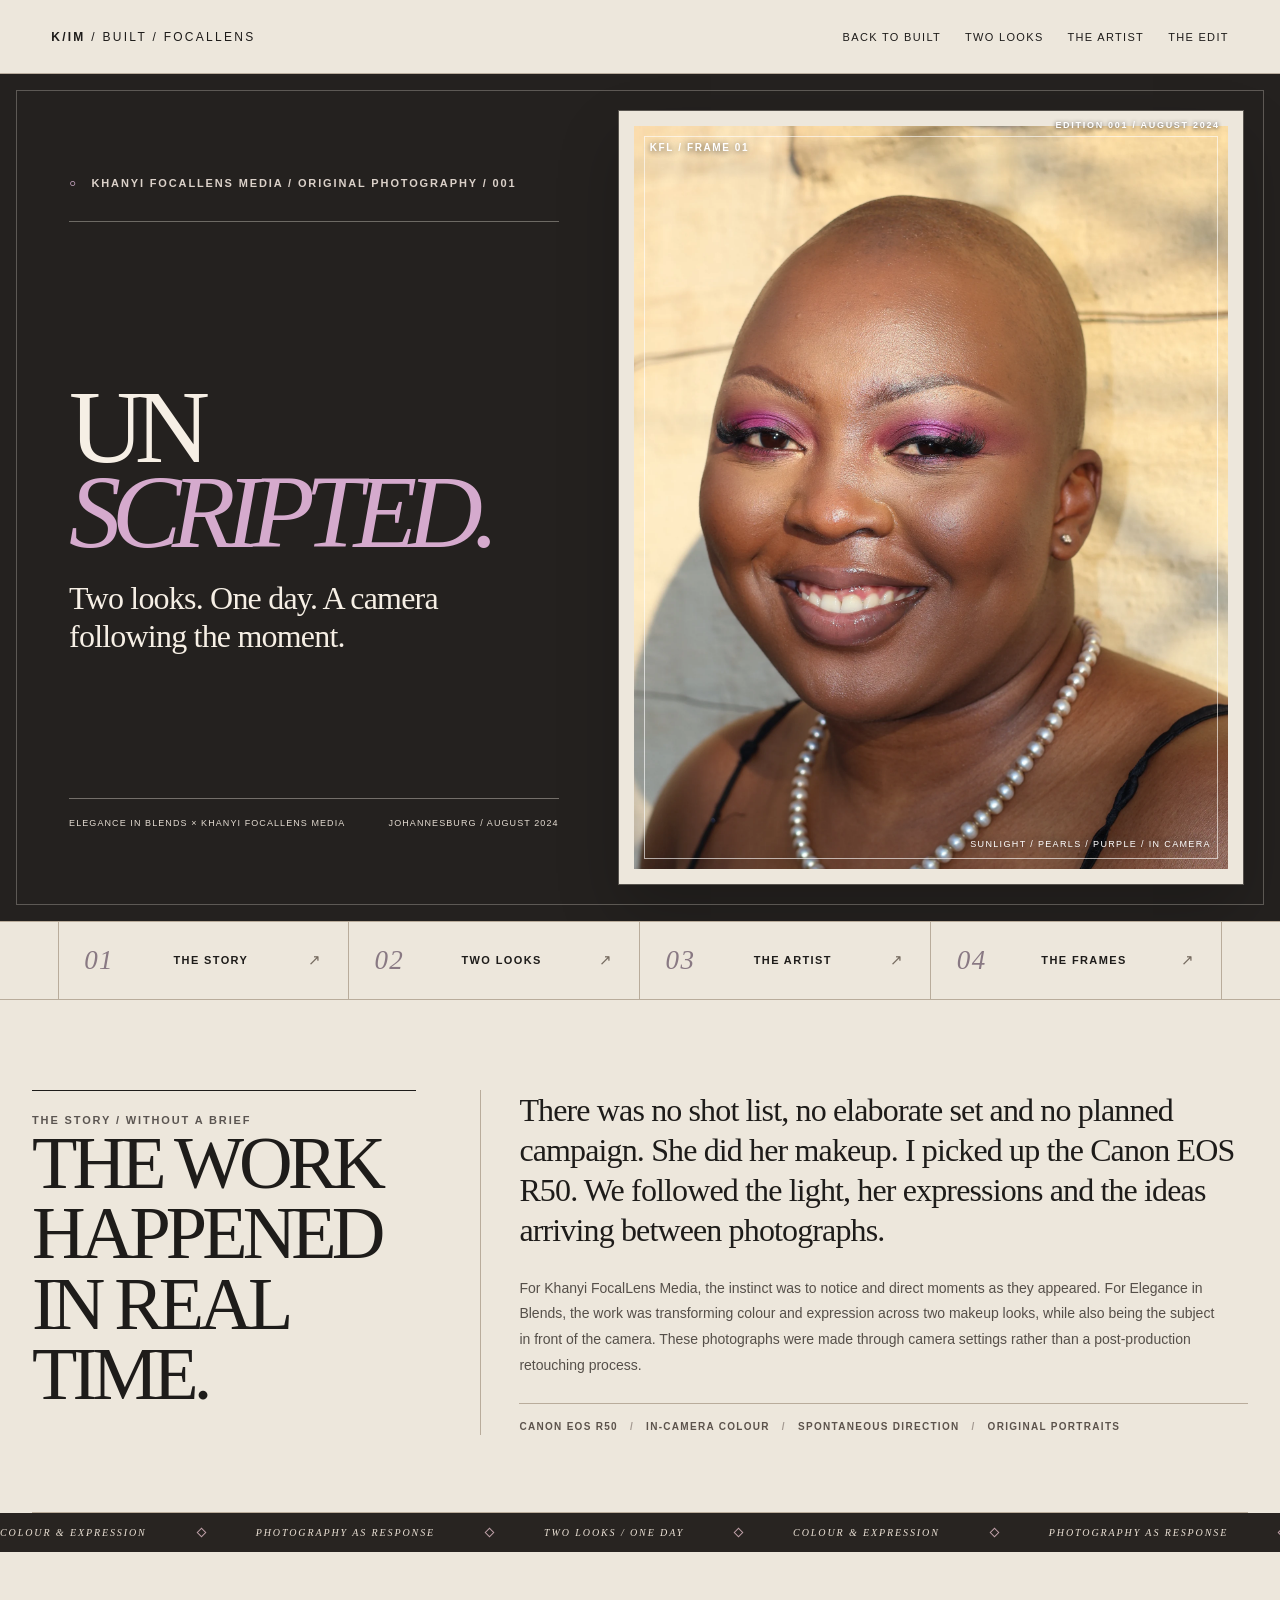
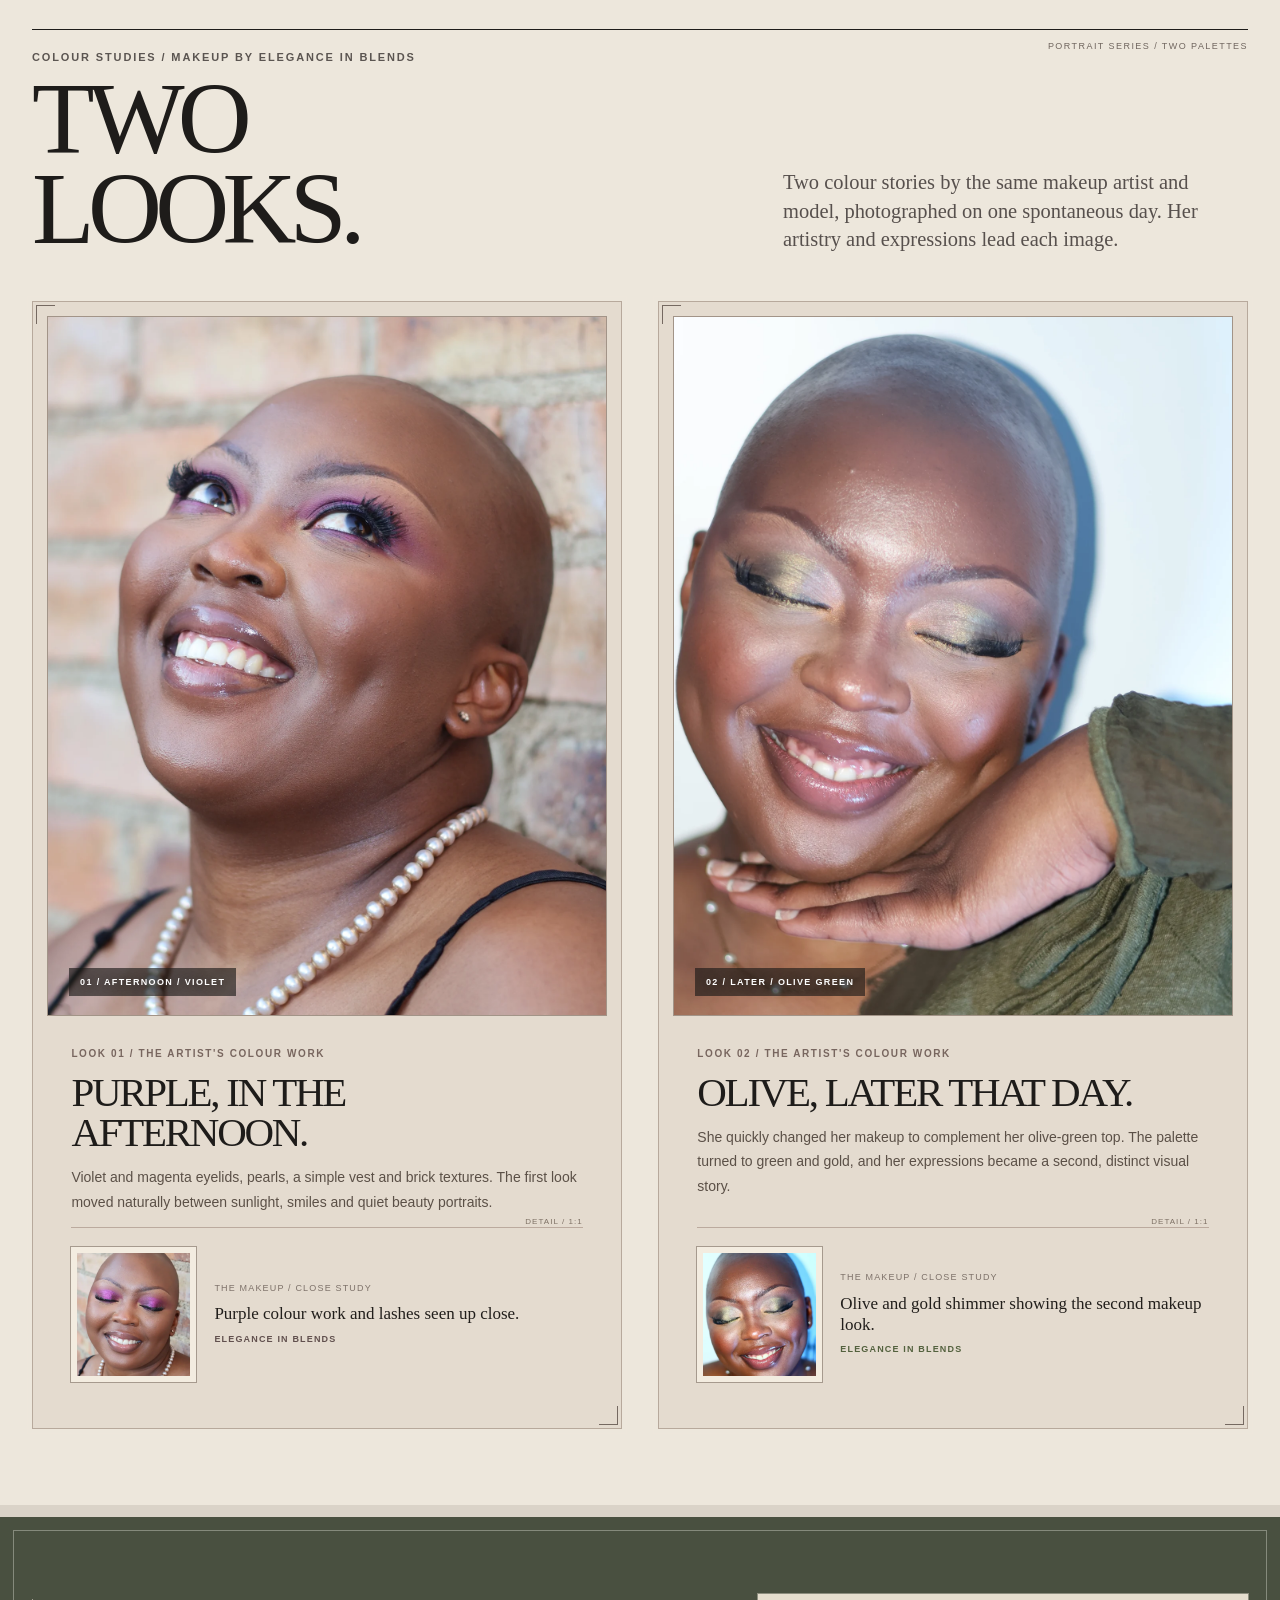
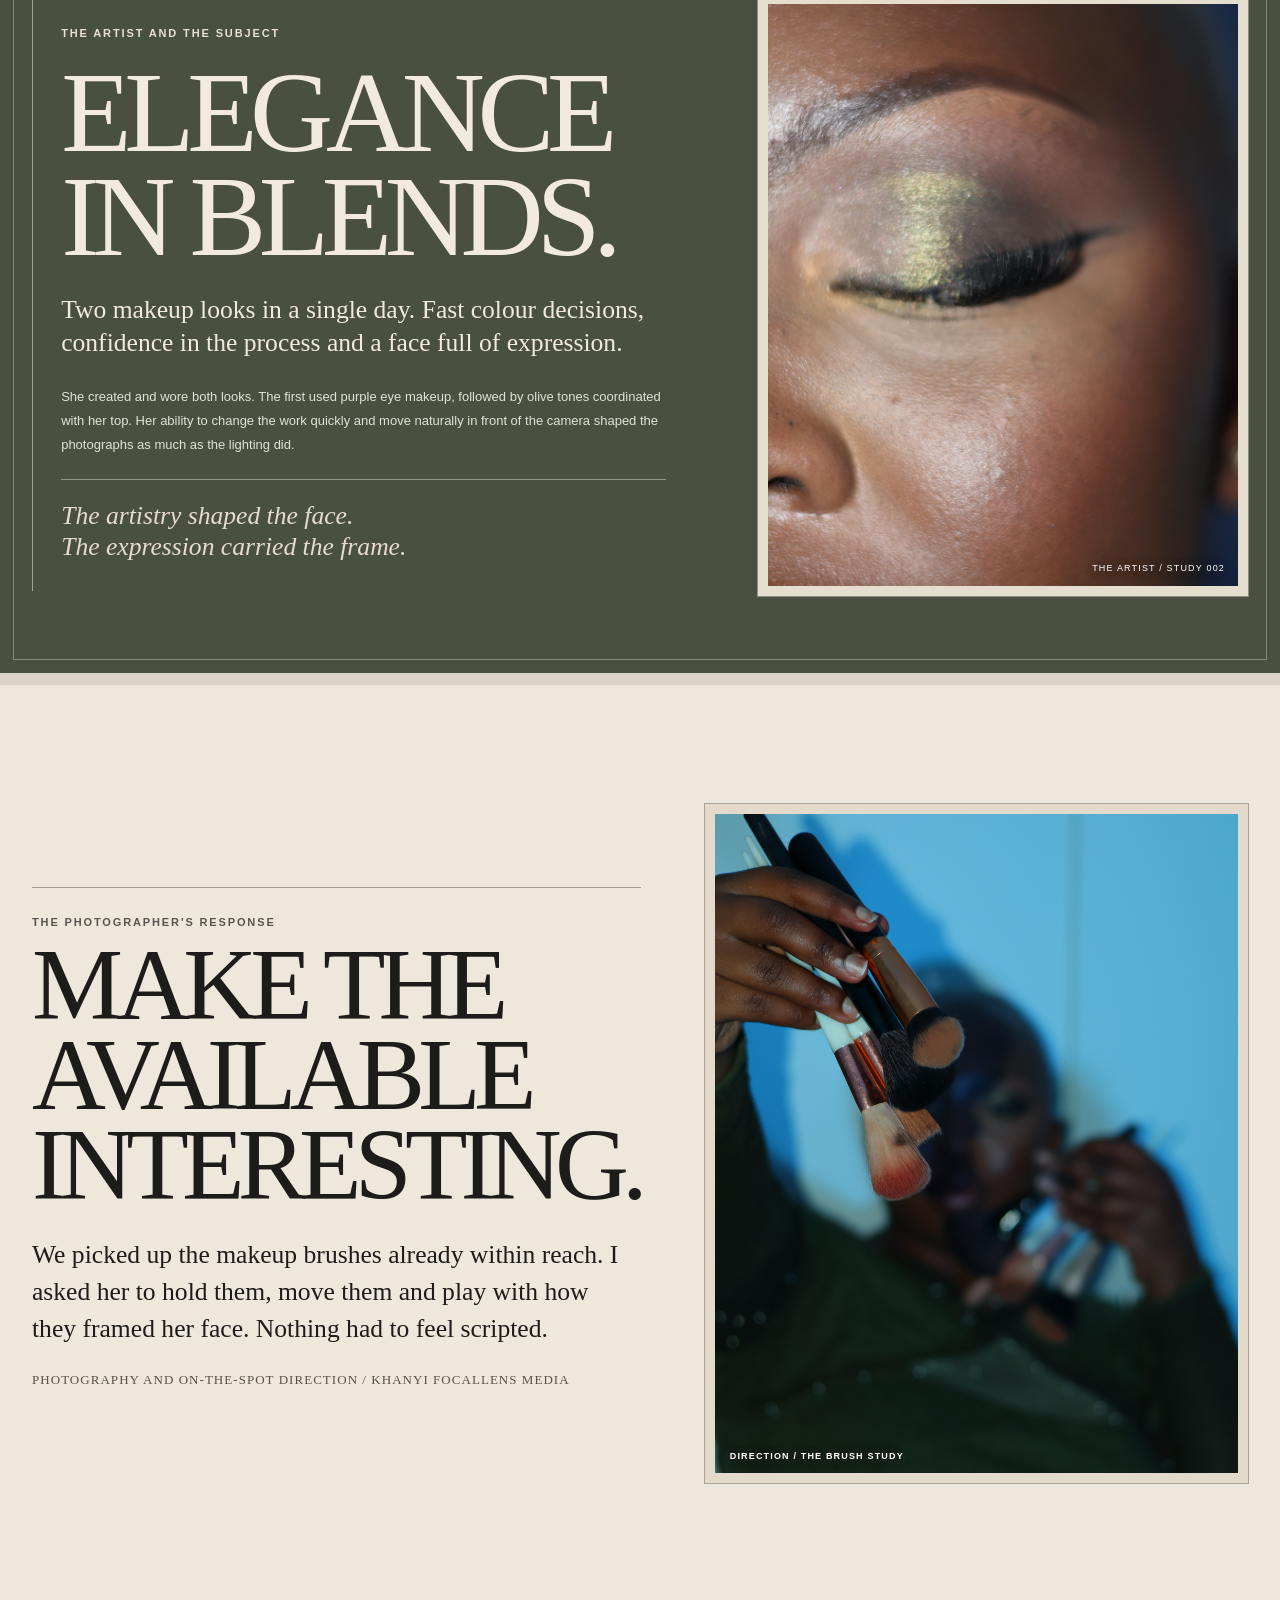
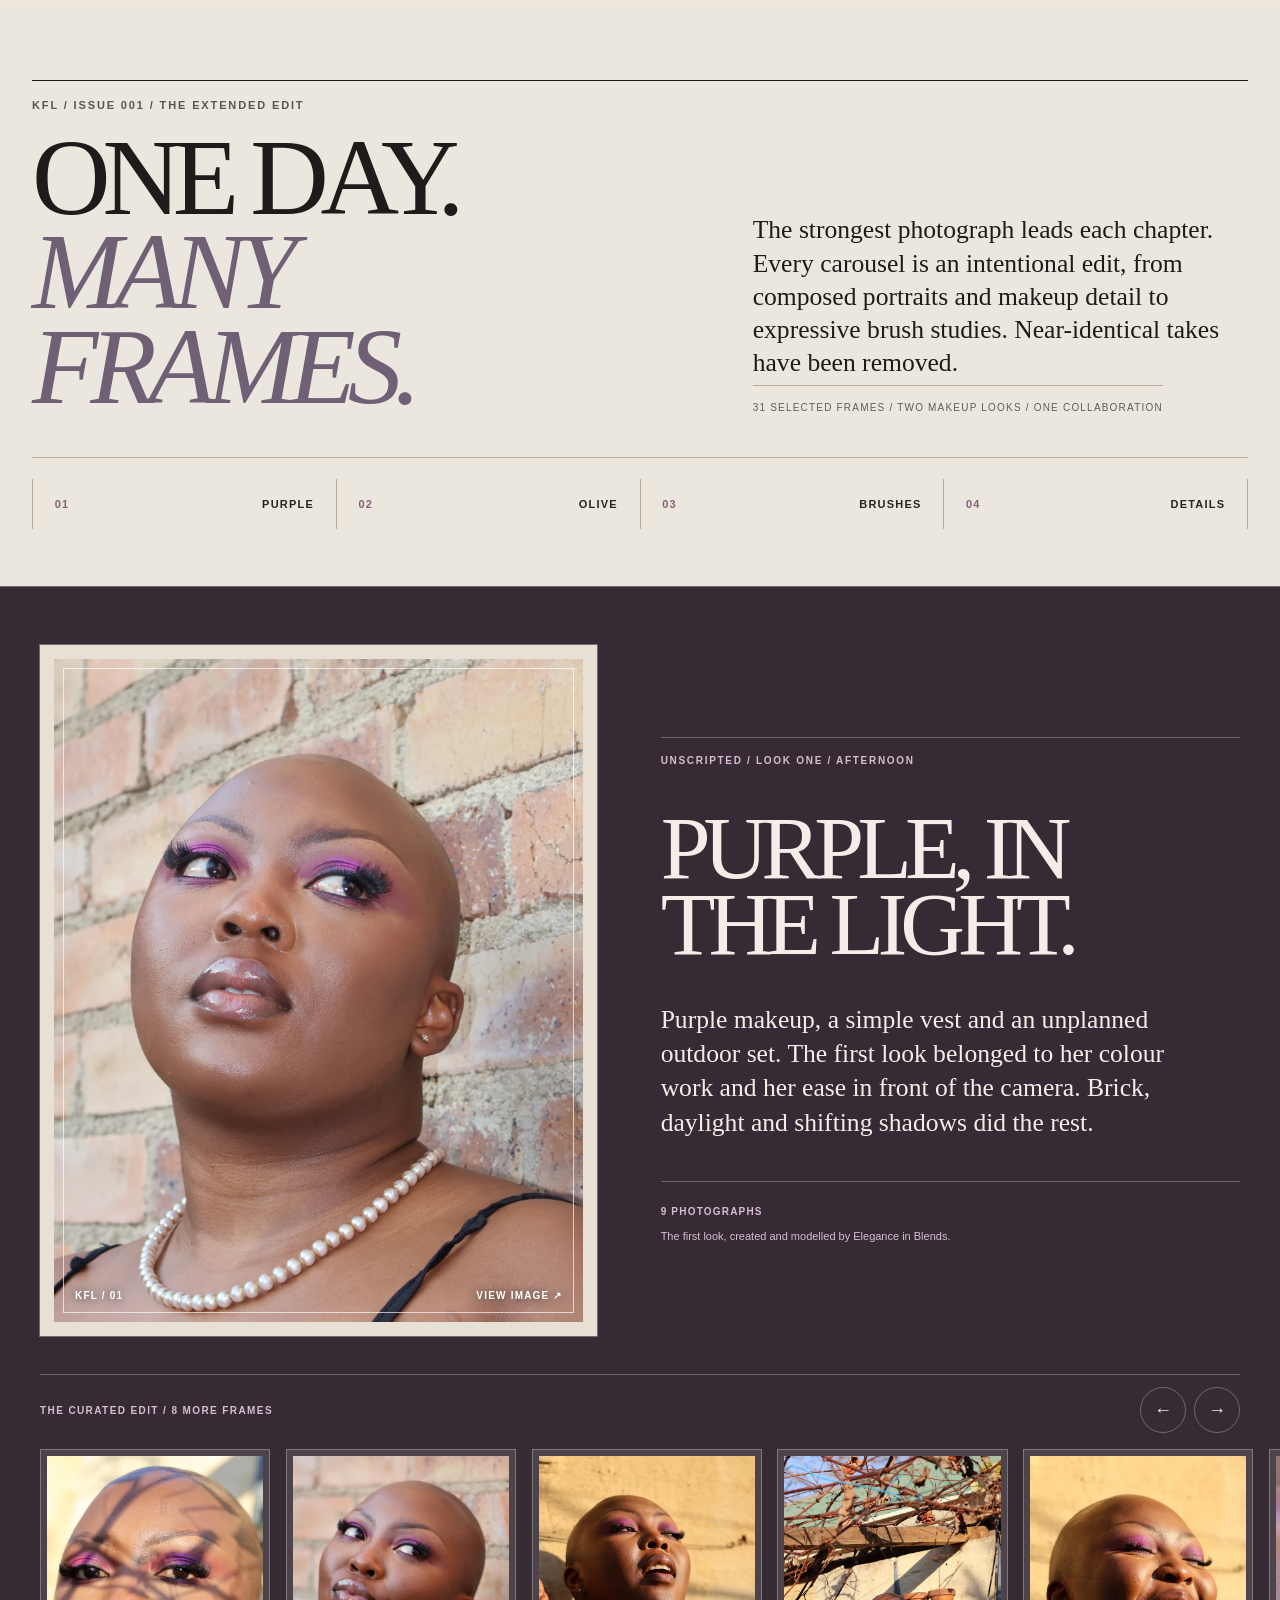
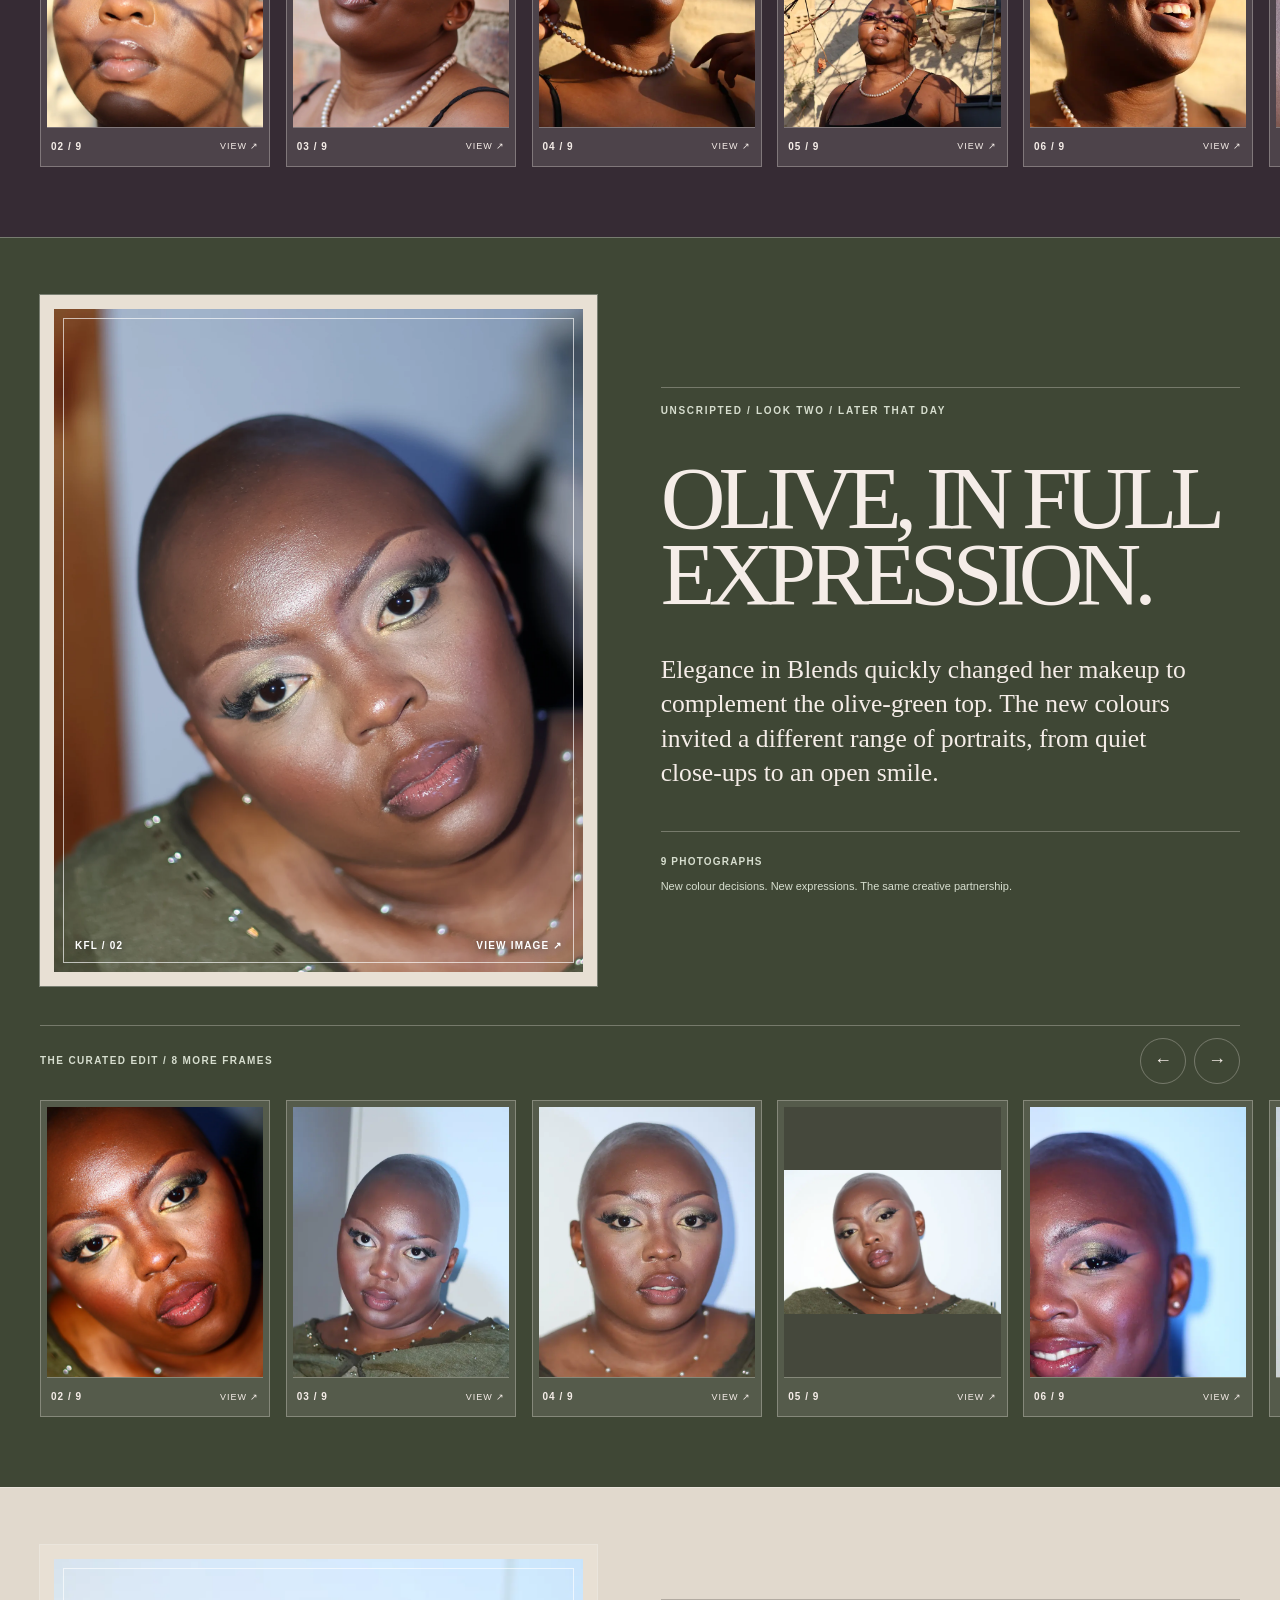
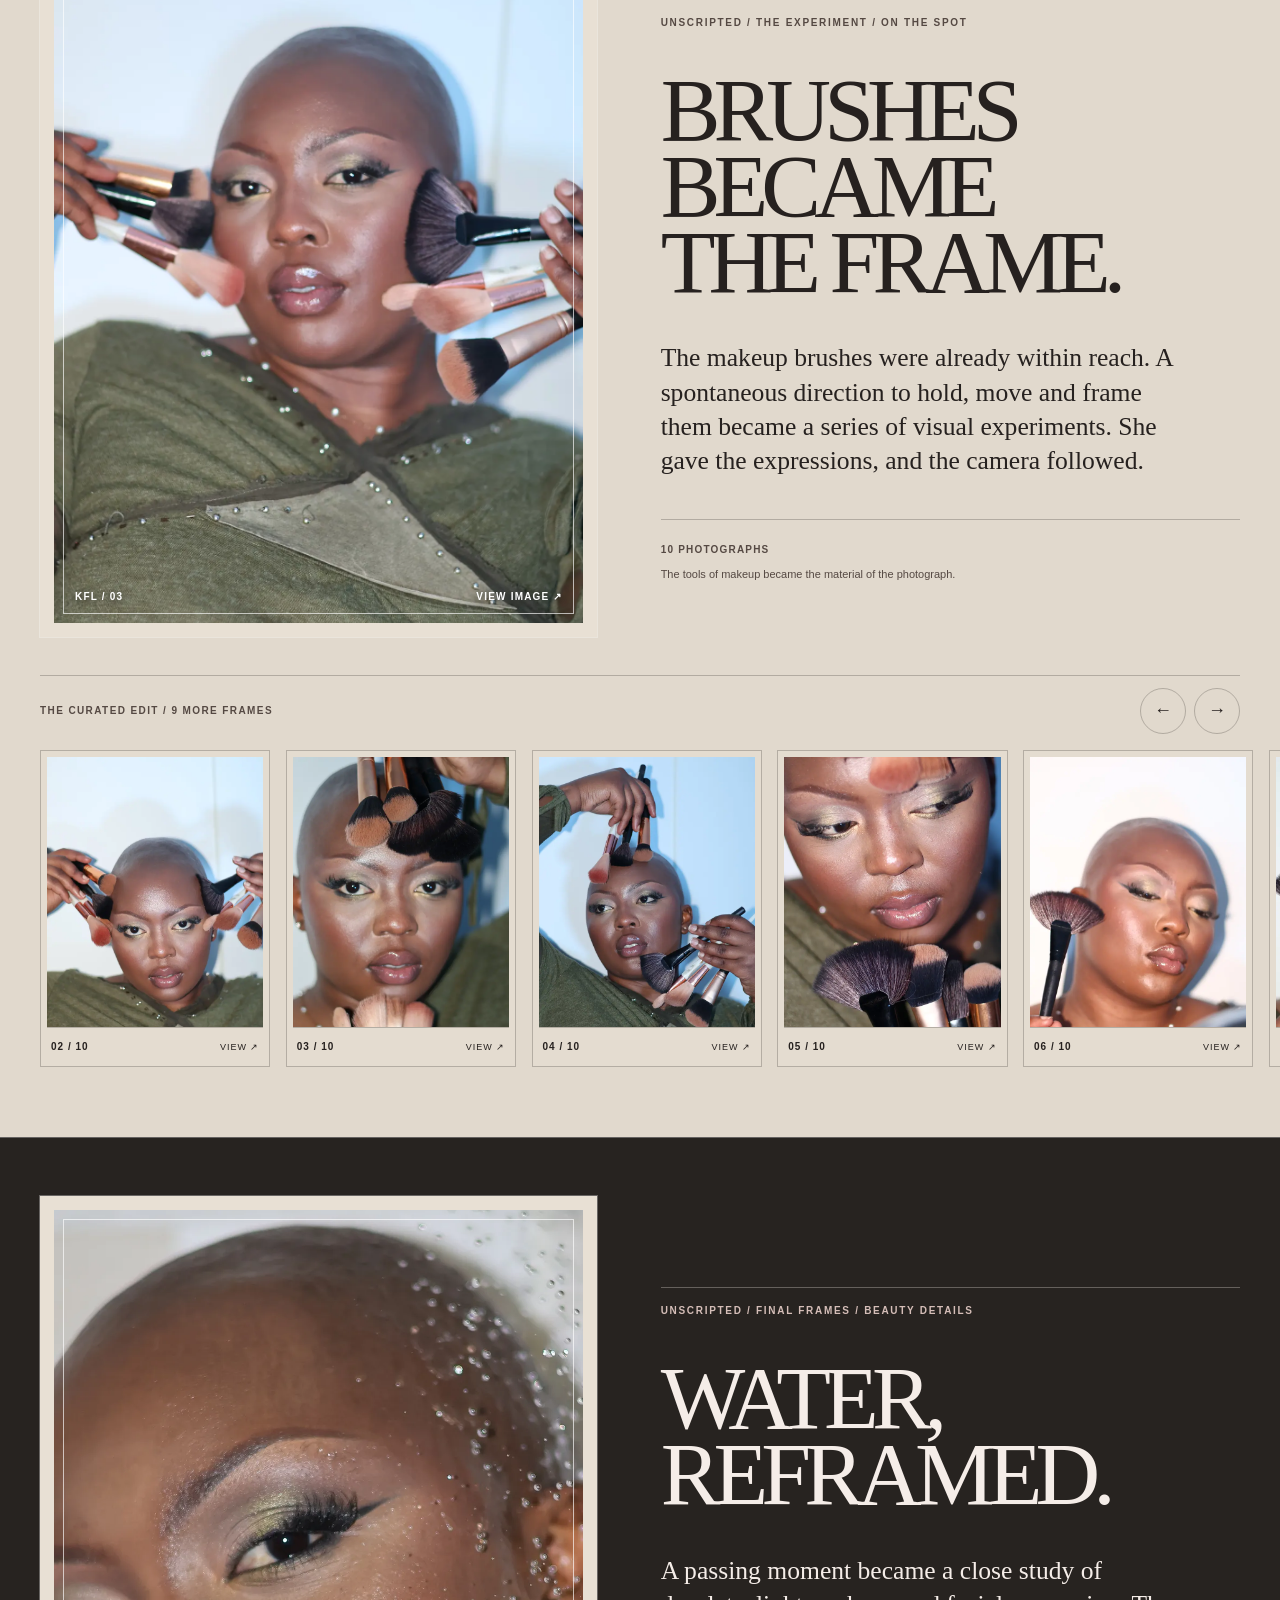
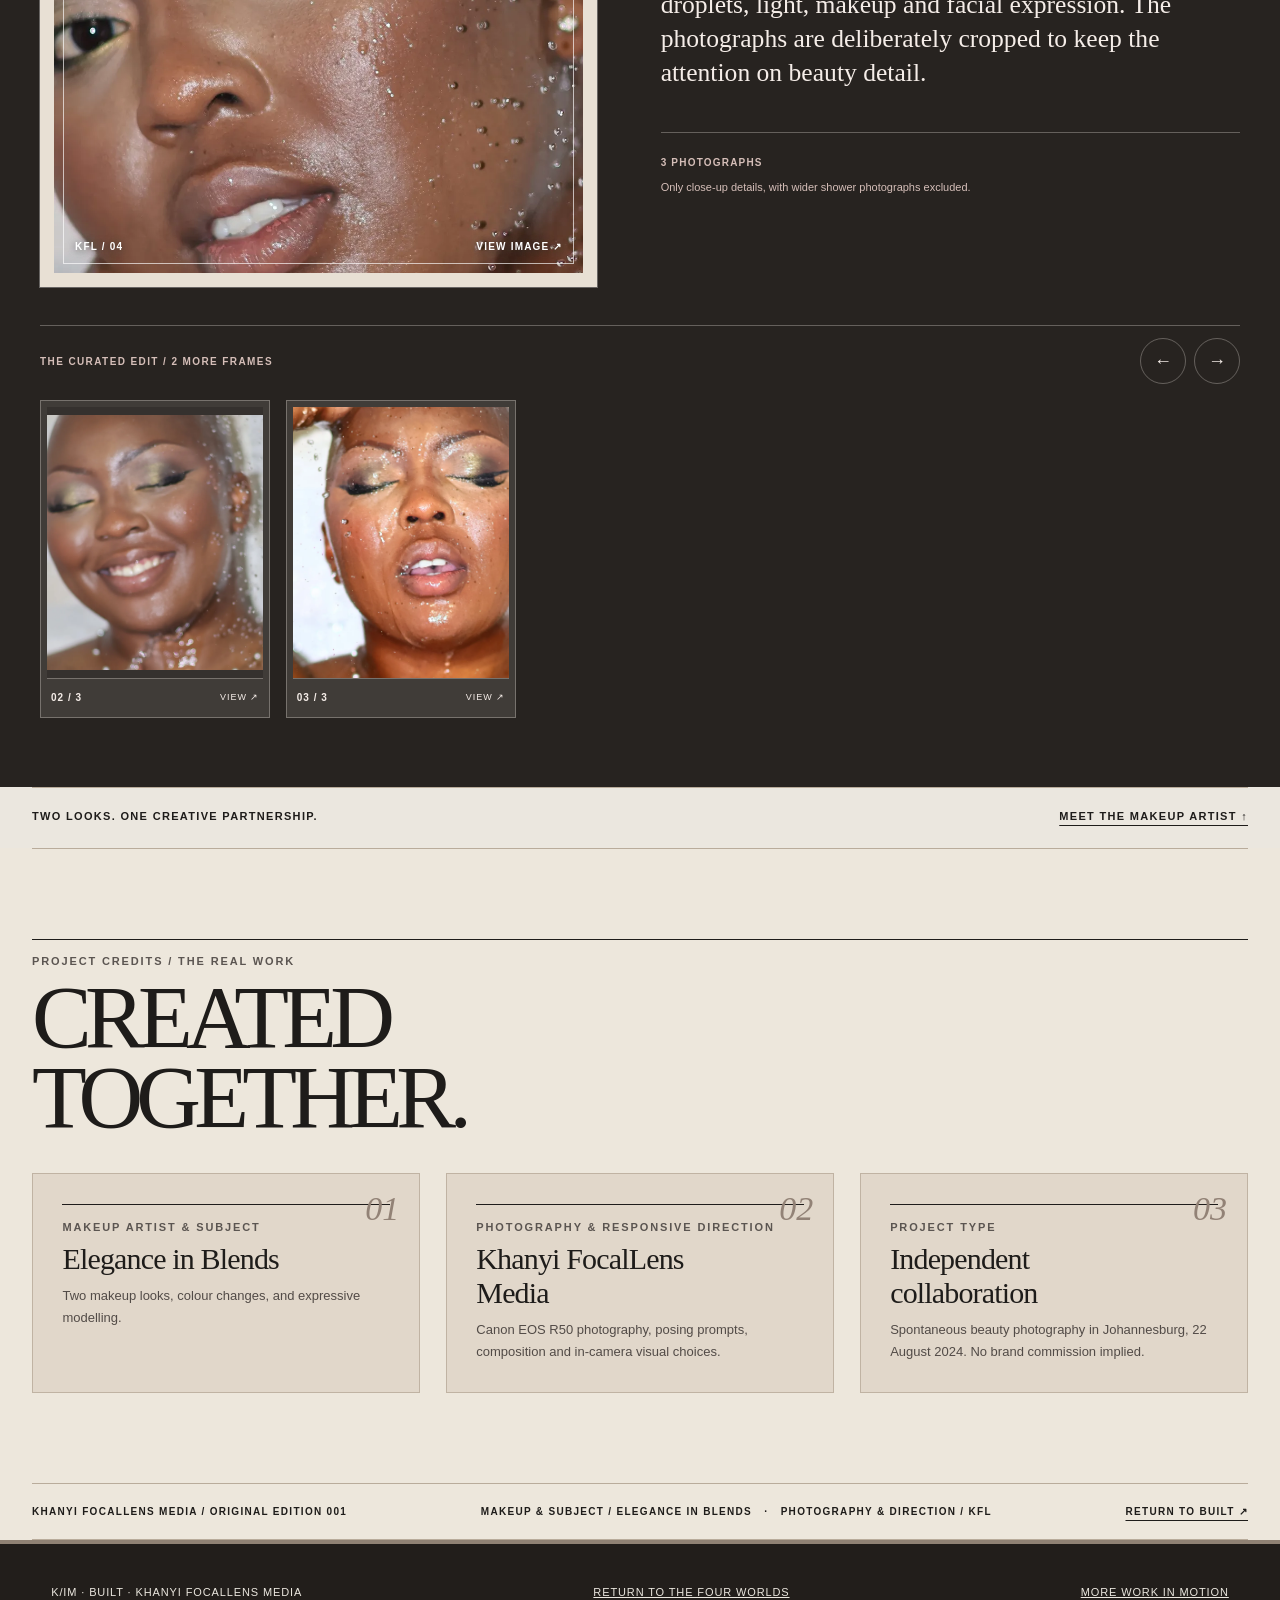
<file: focallens.html>
<!DOCTYPE html>
<html lang="en">
<head>
<meta charset="utf-8"><meta name="viewport" content="width=device-width,initial-scale=1,viewport-fit=cover">
<meta name="theme-color" content="#ebe7df">
<meta name="description" content="Khanyi FocalLens Media photography portfolio. UNSCRIPTED, an independent beauty collaboration with Elegance in Blends. Two makeup looks, one spontaneous afternoon of portraits and creative direction.">
<meta property="og:type" content="website"><meta property="og:title" content="UNSCRIPTED. | Khanyi FocalLens Media"><meta property="og:description" content="Two looks. One day. Creative instinct in front of and behind the lens.">
<meta property="og:image" content="https://khanyi-in-motion.vercel.app/assets/focallens/hero-3583.webp">
<link rel="canonical" href="https://khanyi-in-motion.vercel.app/focallens.html">
<title>UNSCRIPTED. | Khanyi FocalLens Media × Elegance in Blends</title>
<style>
:root{--paper:#ebe7df;--ink:#1f1c1b;--violet:#71337d;--olive:#51583e;--warm:#df6651;--line:#c9c1b7;--serif:Georgia,'Times New Roman',serif}
*{box-sizing:border-box}html{scroll-behavior:smooth}body{margin:0;background:var(--paper);color:var(--ink);font-family:Arial,Helvetica,sans-serif;-webkit-font-smoothing:antialiased}a{color:inherit}img{display:block;width:100%;height:100%;object-fit:cover}button{font:inherit;cursor:pointer}figure{margin:0}.eyebrow,.meta{font-size:11px;letter-spacing:.17em;text-transform:uppercase;font-weight:700}.eyebrow{color:#5b5551}.wrap{width:min(1450px,calc(100% - 64px));margin:auto}
.skip{position:absolute;top:-150px;left:15px;background:white;padding:14px;z-index:500}.skip:focus{top:12px}
.top{height:74px;border-bottom:1px solid var(--line);display:flex;align-items:center;justify-content:space-between;gap:16px;padding-inline:clamp(20px,4vw,62px)}
.wordmark{text-decoration:none;font-size:13px;letter-spacing:.15em;font-weight:900}.top nav{display:flex;align-items:center;gap:24px;font-size:11px;letter-spacing:.12em;text-transform:uppercase}.top nav a{text-decoration:none}.top nav a:hover{text-decoration:underline;text-underline-offset:6px}
.cover{min-height:min(795px,88svh);display:grid;grid-template-columns:1.02fr .98fr;background:#1f1d1b;color:var(--paper)}.cover-copy{display:flex;flex-direction:column;justify-content:space-between;gap:35px;padding:clamp(28px,5.5vw,85px)}.cover h1{font-family:var(--serif);font-weight:400;letter-spacing:-.09em;line-height:.83;font-size:clamp(74px,10vw,170px);margin:25px 0}.cover h1 em{font-weight:400;color:#d8a2d4}.cover-deck{font:clamp(19px,2.1vw,33px)/1.14 var(--serif);max-width:620px;margin:0}.cover-foot{display:flex;justify-content:space-between;gap:16px;border-top:1px solid #716961;padding-top:18px;font-size:10px;letter-spacing:.14em;line-height:1.5}.cover figure{min-height:600px;overflow:hidden;position:relative}.cover figure img{object-position:50% 30%}.cover figcaption{position:absolute;bottom:18px;right:20px;font-size:10px;letter-spacing:.15em;color:white;text-shadow:0 1px 8px #333}
.text-block{display:grid;grid-template-columns:1fr 2fr;gap:60px;padding:clamp(60px,8vw,125px) 0}.text-block h2{font:clamp(42px,6.2vw,96px)/.95 var(--serif);letter-spacing:-.06em;margin:0}.text-block p{font:clamp(20px,2.2vw,30px)/1.27 var(--serif);margin:0;max-width:760px}.text-block aside{font-size:14px;line-height:1.65;max-width:680px;margin-top:22px;color:#5d5551}
.marquee{border-top:1px solid var(--line);border-bottom:1px solid var(--line);overflow:hidden;white-space:nowrap;padding:15px 0}.marquee-track{display:flex;width:max-content;gap:35px;align-items:center;animation:slide 35s linear infinite;font-size:clamp(15px,2vw,29px);font-family:var(--serif);font-style:italic}.marquee b{font-family:Arial,sans-serif;font-size:11px;letter-spacing:.15em;color:var(--violet)}@keyframes slide{to{transform:translateX(-50%)}}
.section{padding:clamp(55px,7vw,115px) 0}.section-header{display:flex;justify-content:space-between;align-items:end;gap:22px;margin-bottom:30px}.section h2{font:clamp(54px,8vw,119px)/.88 var(--serif);letter-spacing:-.07em;margin:9px 0 0}.section-header p{max-width:400px;font:clamp(14px,1.4vw,17px)/1.45 Arial,sans-serif;margin:0;color:#57504d}
.looks{display:grid;grid-template-columns:1fr 1fr;gap:18px}.look{background:#e3dbd1}.look figure{aspect-ratio:4/5;overflow:hidden}.look img{transition:transform .35s}.look:hover img{transform:scale(1.02)}.look:first-child img{object-position:50% 30%}.look figcaption{padding:16px 17px 22px;display:grid;grid-template-columns:1fr auto;gap:14px}.look figcaption strong{font:32px/1 var(--serif);letter-spacing:-.04em}.look figcaption span{font-size:11px;letter-spacing:.1em;text-transform:uppercase;color:#554d49}
.artist{background:var(--olive);color:#f1eadd}.artist-layout{display:grid;grid-template-columns:1.15fr .85fr;gap:clamp(30px,5vw,80px);align-items:center;padding:clamp(55px,8vw,120px) 0}.artist h2{font:clamp(61px,9vw,132px)/.9 var(--serif);letter-spacing:-.07em;margin:22px 0}.artist p{font:clamp(18px,2vw,26px)/1.28 var(--serif);max-width:620px}.artist small{font-size:13px;line-height:1.6;display:block;max-width:600px;color:#e0dccd}.artist figure{height:clamp(330px,47vw,620px);overflow:hidden}.artist figure img{object-position:50% 45%}
.process{display:grid;grid-template-columns:1fr 1fr;gap:clamp(24px,5vw,70px);align-items:center}.process figure{aspect-ratio:4/5;overflow:hidden;background:#cdd0cc}.process p{font:clamp(20px,2.5vw,33px)/1.2 var(--serif);max-width:540px}.process .caption{font-size:13px;letter-spacing:.08em;color:#5d504a;margin-top:22px}.process h2{margin-top:10px}
.gallery-head{display:flex;justify-content:space-between;align-items:end;gap:20px;margin-bottom:22px}.gallery-head h2{font:clamp(44px,6vw,86px)/.95 var(--serif);margin:6px 0}.gallery-controls{display:flex;gap:7px}.gallery-controls button{border:1px solid #332e2b;background:transparent;color:var(--ink);width:42px;height:42px;border-radius:50%;font-size:18px}.gallery-controls button:hover{background:var(--ink);color:white}
.gallery{display:flex;gap:14px;overflow-x:auto;scroll-snap-type:x mandatory;scrollbar-width:thin;padding-bottom:12px}.gallery button{border:0;background:none;padding:0;flex:0 0 clamp(230px,31vw,390px);text-align:left;color:var(--ink);scroll-snap-align:start}.gallery .thumb{height:clamp(330px,37vw,490px);overflow:hidden;background:#d1c8be}.gallery img{transition:transform .35s}.gallery button:hover img{transform:scale(1.025)}.gallery .number{display:flex;justify-content:space-between;gap:9px;padding:12px 0;font-size:11px;letter-spacing:.1em}
.credits{border-top:1px solid var(--line);padding:clamp(45px,6vw,84px) 0}.credits h2{font:clamp(48px,7vw,92px)/.9 var(--serif);letter-spacing:-.055em;margin:10px 0 35px}.credits-grid{display:grid;grid-template-columns:repeat(3,1fr);gap:20px}.credits-grid div{border-top:1px solid var(--ink);padding-top:16px}.credits-grid strong{display:block;font-size:17px;margin:9px 0}.credits-grid p{font-size:13px;line-height:1.5;margin:0;color:#524b47}.footer{background:#1f1d1b;color:var(--paper);padding:30px clamp(20px,4vw,62px);display:flex;justify-content:space-between;gap:18px;align-items:center;font-size:11px;letter-spacing:.08em}.footer a{color:inherit}
dialog{border:0;padding:0;background:#171614;color:#eee;max-width:none;max-height:none;width:100vw;height:100dvh;margin:0}dialog::backdrop{background:#111}.lightbox{display:flex;flex-direction:column;height:100%;padding:16px}.lightbox-top,.lightbox-bottom{display:flex;align-items:center;justify-content:space-between;gap:20px;min-height:40px}.lightbox-top button,.lightbox-bottom button{background:transparent;border:1px solid #a9a49b;color:#f2ede6;border-radius:50%;width:39px;height:39px;font-size:20px}.lightbox img{height:calc(100% - 100px);object-fit:contain;min-height:0}.lightbox-bottom span{font-size:12px;letter-spacing:.1em}
@media(max-width:850px){.cover{grid-template-columns:1fr}.cover-copy{min-height:450px}.cover figure{min-height:530px;max-height:75svh}.text-block{grid-template-columns:1fr;gap:24px}.artist-layout{grid-template-columns:1fr}.artist figure{height:500px}.section-header{align-items:start;flex-direction:column}.process{grid-template-columns:1fr}.process figure{max-height:650px}}
@media(max-width:540px){.wrap{width:calc(100% - 38px)}.top{height:61px;padding-inline:18px}.top nav{gap:14px;font-size:10px}.top nav a:nth-child(2){display:none}.cover-copy{min-height:390px;padding:30px 20px;gap:25px}.cover h1{font-size:clamp(70px,17.5vw,100px);margin:15px 0}.cover figure{min-height:450px;height:58svh}.cover-deck{font-size:20px}.cover-foot{font-size:9px}.text-block{padding:60px 0}.text-block h2{font-size:60px}.text-block p{font-size:21px}.marquee{padding:12px 0}.section{padding:65px 0}.section h2{font-size:59px}.looks{grid-template-columns:1fr;gap:26px}.look figure{aspect-ratio:4/5}.look figcaption strong{font-size:26px}.artist-layout{padding:60px 0}.artist h2{font-size:70px}.artist figure{height:400px}.gallery button{flex-basis:77vw}.gallery .thumb{height:380px}.credits h2{font-size:59px}.credits-grid{grid-template-columns:1fr;gap:18px}.footer{flex-wrap:wrap;padding:25px 19px}}
@media(prefers-reduced-motion:reduce){html{scroll-behavior:auto}.marquee-track{animation:none}img{transition:none!important}}

/* Long-form gallery: selected leading portraits, complete swipeable edit */
.fl-editorial{background:var(--paper);padding-top:clamp(44px,5vw,80px)}
.fl-intro{padding-bottom:30px}.fl-intro-grid{display:grid;grid-template-columns:1.3fr 1fr;gap:clamp(24px,6vw,100px);align-items:end}
.fl-intro h2{font:400 clamp(59px,9vw,132px)/.87 var(--serif);letter-spacing:-.075em;margin:20px 0 0}
.fl-intro h2 em{font-weight:400;color:#706075}
.fl-intro p{font:clamp(19px,2vw,28px)/1.3 var(--serif);max-width:550px;margin:0 0 17px}
.fl-intro small{font-size:10px;letter-spacing:.12em;line-height:1.5;color:#625b56}
.fl-jumplinks{display:flex;gap:7px;overflow-x:auto;border-top:1px solid var(--line);padding-top:15px;margin-top:clamp(28px,4vw,54px)}
.fl-jumplinks a{flex:none;display:inline-flex;align-items:center;gap:9px;padding:13px 18px;border:1px solid #b9aea6;color:#282422;text-decoration:none;font-size:11px;font-weight:700;letter-spacing:.11em}
.fl-jumplinks a span{color:#8a5e7d}.fl-jumplinks a:hover,.fl-jumplinks a:focus-visible{background:#282422;color:#fff}
.fl-act{--fl-bg:#392e38;--fl-fg:#f5ede8;--fl-muted:#d6bed0;--fl-line:rgba(245,237,232,.3);background:var(--fl-bg);color:var(--fl-fg);padding:clamp(24px,3vw,42px) 0 clamp(32px,4vw,58px);scroll-margin-top:15px}
.fl-act-olive{--fl-bg:#454e38;--fl-muted:#d7decf}.fl-act-brushes{--fl-bg:#ded4c8;--fl-fg:#26211f;--fl-muted:#554943;--fl-line:rgba(38,33,31,.25)}
.fl-act-details{--fl-bg:#2b2524;--fl-muted:#d5beb8}
.fl-lead{width:min(1440px,calc(100% - 80px));margin:0 auto;display:grid;grid-template-columns:minmax(0,1.08fr) minmax(0,.92fr);gap:clamp(30px,5vw,75px);align-items:stretch}
.fl-lead-image{border:0;background:rgba(0,0,0,.13);padding:0;display:block;position:relative;width:100%;height:clamp(490px,53vw,760px);overflow:hidden;cursor:zoom-in}
.fl-lead-image img{width:100%;height:100%;object-fit:cover;object-position:50% 37%;display:block;transition:transform .45s ease}.fl-lead-image:hover img{transform:scale(1.025)}
.fl-lead-index{position:absolute;inset:auto 17px 15px;display:flex;justify-content:space-between;gap:8px;text-align:left;color:#fff;text-shadow:0 1px 8px #333;font-size:10px;font-weight:700;letter-spacing:.12em}
.fl-lead-text{display:flex;flex-direction:column;justify-content:center;gap:clamp(20px,3vw,39px);padding:30px 0}
.fl-kicker{font-size:10px;letter-spacing:.17em;font-weight:700;color:var(--fl-muted);line-height:1.6}
.fl-lead-text h3{font:400 clamp(59px,7vw,117px)/.85 var(--serif);letter-spacing:-.075em;margin:0;text-wrap:balance}
.fl-lead-text p{font:clamp(18px,2vw,27px)/1.34 var(--serif);margin:0;max-width:550px}
.fl-lead-note{border-top:1px solid var(--fl-line);padding-top:17px;display:flex;flex-direction:column;gap:9px;font-size:11px;line-height:1.5;color:var(--fl-muted)}
.fl-lead-note b{letter-spacing:.12em;font-size:10px}
.fl-rail-header{width:min(1440px,calc(100% - 80px));margin:clamp(19px,3vw,40px) auto 14px;display:flex;justify-content:space-between;align-items:center;gap:12px;font-size:10px;letter-spacing:.14em;font-weight:700;color:var(--fl-muted)}
.fl-controls{display:flex;gap:8px}.fl-controls button{width:42px;height:42px;border:1px solid var(--fl-line);background:transparent;color:var(--fl-fg);font-size:19px}.fl-controls button:hover,.fl-controls button:focus-visible{background:var(--fl-fg);color:var(--fl-bg)}
.fl-rail{display:flex;gap:clamp(9px,1.2vw,18px);overflow-x:auto;overscroll-behavior-inline:contain;scroll-snap-type:x mandatory;scroll-padding-inline:clamp(20px,4vw,70px);padding:2px max(40px,calc((100vw - 1440px)/2)) 12px;scrollbar-width:thin;scrollbar-color:var(--fl-muted) transparent}
.fl-rail-item{flex:0 0 clamp(175px,19vw,280px);border:0;background:transparent;color:var(--fl-fg);padding:0;text-align:left;cursor:zoom-in;scroll-snap-align:start;min-width:0}
.fl-rail-image{width:100%;aspect-ratio:3/4;display:block;overflow:hidden;background:rgba(0,0,0,.08)}
.fl-rail-image img{display:block;width:100%;height:100%;object-fit:cover;object-position:center;transition:transform .3s ease}.fl-rail-item:hover img{transform:scale(1.03)}
.fl-rail-caption{display:flex;align-items:center;justify-content:space-between;gap:10px;padding:11px 2px;font-size:10px;letter-spacing:.1em}.fl-rail-caption span{font-size:9px;color:var(--fl-muted)}
.fl-outro{display:flex;justify-content:space-between;gap:20px;padding-top:26px;padding-bottom:26px;font-size:11px;letter-spacing:.12em;font-weight:700}.fl-outro a{color:inherit;text-underline-offset:5px}
@media(max-width:940px){.fl-intro-grid{grid-template-columns:1fr;gap:22px}.fl-lead{grid-template-columns:1fr;gap:22px}.fl-lead-image{height:min(104vw,700px)}.fl-lead-text{padding:0 0 16px}.fl-lead-text h3{font-size:clamp(62px,10vw,95px)}}
@media(max-width:600px){.fl-intro h2{font-size:clamp(53px,12.5vw,82px)}.fl-lead{width:calc(100% - 36px)}.fl-lead-image{height:110vw;max-height:570px}.fl-lead-text h3{font-size:clamp(55px,14vw,83px)}.fl-lead-text p{font-size:19px}.fl-rail-header{width:calc(100% - 36px);line-height:1.4}.fl-rail{padding-inline:18px}.fl-rail-item{flex-basis:62vw}.fl-outro{flex-direction:column}.fl-jumplinks a{padding:13px 14px}}
@media(prefers-reduced-motion:reduce){.fl-lead-image img,.fl-rail-image img{transition:none}.fl-lead-image:hover img,.fl-rail-item:hover img{transform:none}}

/* Editorial symmetry / KFL: matching portrait ratios and makeup detail cards */
.cover figure img{object-position:50% 39%}
.kim-two-looks .section-header{align-items:end}.kim-two-looks .section-header>p{max-width:465px}
.kim-looks-grid{gap:clamp(16px,2.3vw,34px);align-items:stretch}
.kim-look-card{display:flex;flex-direction:column;background:#e5ddd4;min-width:0}
.kim-look-card .kim-look-visual{aspect-ratio:4/5;position:relative;overflow:hidden;flex:none}
.kim-look-visual img{width:100%;height:100%;object-fit:cover;object-position:50% 42%;display:block}
.kim-look-tag{position:absolute;left:15px;bottom:14px;font-size:10px;letter-spacing:.12em;font-weight:700;color:#fff;text-shadow:0 1px 10px #292521}
.kim-look-content{padding:clamp(20px,2.7vw,36px);display:flex;flex-direction:column;gap:15px;flex:1}
.kim-look-label{font-size:10px;letter-spacing:.16em;font-weight:700;color:#77645f}
.kim-look-content h3{font:400 clamp(28px,3vw,44px)/1 var(--serif);letter-spacing:-.045em;max-width:480px;margin:0}
.kim-look-content>p{font-size:14px;line-height:1.65;max-width:560px;margin:0;color:#514945}
.kim-look-detail{display:grid;grid-template-columns:125px minmax(0,1fr);gap:18px;border-top:1px solid #bdb0a5;margin-top:auto;padding-top:19px;align-items:center}
.kim-look-detail img{height:135px;width:125px;object-fit:cover;object-position:50% 38%;display:block}
.kim-look-detail div{display:flex;flex-direction:column;gap:9px}
.kim-look-detail span,.kim-look-detail b{font-size:9px;letter-spacing:.13em;line-height:1.3}
.kim-look-detail span{color:#625a54}.kim-look-detail b{color:#61504e}
.kim-look-detail p{font:17px/1.25 var(--serif);margin:0;color:#211e1b}
.kim-look-olive .kim-look-detail b{color:#53613e}
.fl-act-purple .fl-lead-image img{object-position:50% 42%}
.fl-act-olive .fl-lead-image img{object-position:50% 42%}
@media(max-width:850px){.kim-two-looks .section-header{align-items:start}}
@media(max-width:540px){.kim-two-looks .section-header>p{max-width:100%}.kim-look-content{padding:20px}.kim-look-detail{grid-template-columns:96px 1fr;gap:14px}.kim-look-detail img{width:96px;height:114px}.kim-look-detail p{font-size:16px}.kim-look-tag{font-size:9px}}
</style>
<link rel="stylesheet" href="/focallens-exhibition.css">
<script src="/focallens-exhibition.js" defer></script>
</head>
<body>
<div id="kfl-reading-progress" aria-hidden="true"></div>
<a class="skip" href="#main">Skip to photography</a>
<header class="top"><a class="wordmark" href="/#chapter-built">K/IM <span style="font-weight:400">/ BUILT / FOCALLENS</span></a><nav><a href="/#chapter-built">Back to BUILT</a><a href="#looks">Two looks</a><a href="#artist">The artist</a><a href="#gallery">The edit</a></nav></header>
<main id="main">
<section class="cover" aria-labelledby="cover-title"><div class="cover-copy"><div class="eyebrow" style="color:#dbd1c9">KHANYI FOCALLENS MEDIA / ORIGINAL PHOTOGRAPHY / 001</div><div><h1 id="cover-title">UN<br><em>SCRIPTED.</em></h1><p class="cover-deck">Two looks. One day. A camera following the moment.</p></div><div class="cover-foot"><span>ELEGANCE IN BLENDS × KHANYI FOCALLENS MEDIA</span><span>JOHANNESBURG / AUGUST 2024</span></div></div><figure><img src="/assets/focallens/hero-3583.webp" alt="Sunlit portrait of the Elegance in Blends makeup artist smiling with pearl jewellery and purple eye makeup" fetchpriority="high" width="1800" height="2250"><figcaption>SUNLIGHT / PEARLS / PURPLE / IN CAMERA</figcaption></figure></section>
<nav class="kfl-issue-strip" aria-label="Navigate the photography issue">
<a href="#story"><b>01</b><span>THE STORY</span><i aria-hidden="true">↗</i></a>
<a href="#looks"><b>02</b><span>TWO LOOKS</span><i aria-hidden="true">↗</i></a>
<a href="#artist"><b>03</b><span>THE ARTIST</span><i aria-hidden="true">↗</i></a>
<a href="#gallery"><b>04</b><span>THE FRAMES</span><i aria-hidden="true">↗</i></a>
</nav>
<section class="wrap text-block" id="story"><div><span class="eyebrow">THE STORY / WITHOUT A BRIEF</span><h2>THE WORK<br>HAPPENED<br>IN REAL TIME.</h2></div><div><p>There was no shot list, no elaborate set and no planned campaign. She did her makeup. I picked up the Canon EOS R50. We followed the light, her expressions and the ideas arriving between photographs.</p><aside>For Khanyi FocalLens Media, the instinct was to notice and direct moments as they appeared. For Elegance in Blends, the work was transforming colour and expression across two makeup looks, while also being the subject in front of the camera. These photographs were made through camera settings rather than a post-production retouching process.</aside><div class="kfl-process-truth" aria-label="Photographic process"><span>CANON EOS R50</span><span>IN-CAMERA COLOUR</span><span>SPONTANEOUS DIRECTION</span><span>ORIGINAL PORTRAITS</span></div></div></section>
<div class="marquee" aria-hidden="true"><div class="marquee-track"><span>COLOUR & EXPRESSION</span><b aria-hidden="true"></b><span>PHOTOGRAPHY AS RESPONSE</span><b aria-hidden="true"></b><span>TWO LOOKS / ONE DAY</span><b aria-hidden="true"></b><span>COLOUR & EXPRESSION</span><b aria-hidden="true"></b><span>PHOTOGRAPHY AS RESPONSE</span><b aria-hidden="true"></b><span>TWO LOOKS / ONE DAY</span><b aria-hidden="true"></b></div></div>
<section class="section wrap kim-two-looks" id="looks" aria-labelledby="kim-looks-title">
<div class="section-header"><div><span class="eyebrow">COLOUR STUDIES / MAKEUP BY ELEGANCE IN BLENDS</span><h2 id="kim-looks-title">TWO<br>LOOKS.</h2></div><p>Two colour stories by the same makeup artist and model, photographed on one spontaneous day. Her artistry and expressions lead each image.</p></div>
<div class="looks kim-looks-grid"><article class="look kim-look-card kim-look-purple"><figure class="kim-look-visual"><img src="/assets/focallens/look-purple-3605.webp" alt="Purple eyeshadow, pearl necklace and black vest on the smiling Elegance in Blends makeup artist outdoors" loading="lazy" decoding="async" width="1400" height="1750"><span class="kim-look-tag">01 / AFTERNOON / VIOLET</span></figure>
 <div class="kim-look-content"><span class="kim-look-label">LOOK 01 / THE ARTIST'S COLOUR WORK</span><h3>PURPLE, IN THE AFTERNOON.</h3><p>Violet and magenta eyelids, pearls, a simple vest and brick textures. The first look moved naturally between sunlight, smiles and quiet beauty portraits.</p>
 <div class="kim-look-detail"><img src="/assets/focallens/gallery/img-3630.webp" alt="Eyes closed revealing purple eye makeup and lashes" width="693" height="1040" loading="lazy" decoding="async"><div><span>THE MAKEUP / CLOSE STUDY</span><p>Purple colour work and lashes seen up close.</p><b>ELEGANCE IN BLENDS</b></div></div></div></article>
<article class="look kim-look-card kim-look-olive"><figure class="kim-look-visual"><img src="/assets/focallens/look-olive-3816.webp" alt="Elegance in Blends smiling with eyes closed to reveal olive-green shimmer eye makeup, her olive top visible and hand beneath her chin" loading="lazy" decoding="async" width="1400" height="1750"><span class="kim-look-tag">02 / LATER / OLIVE GREEN</span></figure>
 <div class="kim-look-content"><span class="kim-look-label">LOOK 02 / THE ARTIST'S COLOUR WORK</span><h3>OLIVE, LATER THAT DAY.</h3><p>She quickly changed her makeup to complement her olive-green top. The palette turned to green and gold, and her expressions became a second, distinct visual story.</p>
 <div class="kim-look-detail"><img src="/assets/focallens/gallery/img-3766.webp" alt="Eyes closed revealing olive and gold shimmer makeup and lashes" width="693" height="1040" loading="lazy" decoding="async"><div><span>THE MAKEUP / CLOSE STUDY</span><p>Olive and gold shimmer showing the second makeup look.</p><b>ELEGANCE IN BLENDS</b></div></div></div></article></div></section>
<section class="artist" id="artist"><div class="wrap artist-layout"><div><div class="eyebrow" style="color:#e9dfd5">THE ARTIST AND THE SUBJECT</div><h2>ELEGANCE<br>IN BLENDS.</h2><p>Two makeup looks in a single day. Fast colour decisions, confidence in the process and a face full of expression.</p><small>She created and wore both looks. The first used purple eye makeup, followed by olive tones coordinated with her top. Her ability to change the work quickly and move naturally in front of the camera shaped the photographs as much as the lighting did.</small><div class="kfl-artist-signoff">The artistry shaped the face.<br>The expression carried the frame.</div></div><figure><img src="/assets/focallens/makeup-detail.jpg" alt="Close detail of olive-toned eyeshadow, eyeliner and lashes created by Elegance in Blends" loading="lazy" width="2976" height="1984"></figure></div></section>
<section class="section wrap"><div class="process"><div><span class="eyebrow">THE PHOTOGRAPHER'S RESPONSE</span><h2>MAKE THE<br>AVAILABLE<br>INTERESTING.</h2><p>We picked up the makeup brushes already within reach. I asked her to hold them, move them and play with how they framed her face. Nothing had to feel scripted.</p><p class="caption">PHOTOGRAPHY AND ON-THE-SPOT DIRECTION / KHANYI FOCALLENS MEDIA</p></div><figure><img src="/assets/focallens/brush-study.jpg" alt="A close photograph of makeup brushes in the foreground with the subject softly focused behind them" loading="lazy" width="2000" height="3000"></figure></div></section>
<section class="fl-editorial" id="gallery" aria-labelledby="fl-gallery-title">
<div class="wrap fl-intro"><span class="eyebrow">KFL / ISSUE 001 / THE EXTENDED EDIT</span><div class="fl-intro-grid"><h2 id="fl-gallery-title">ONE DAY.<br><em>MANY FRAMES.</em></h2><div><p>The strongest photograph leads each chapter. Every carousel is an intentional edit, from composed portraits and makeup detail to expressive brush studies. Near-identical takes have been removed.</p><small>31 SELECTED FRAMES / TWO MAKEUP LOOKS / ONE COLLABORATION</small></div></div><nav class="fl-jumplinks" aria-label="Jump to photography chapters"><a href="#fl-purple"><span>01</span> PURPLE</a><a href="#fl-olive"><span>02</span> OLIVE</a><a href="#fl-brushes"><span>03</span> BRUSHES</a><a href="#fl-details"><span>04</span> DETAILS</a></nav></div>
<section class="fl-act fl-act-purple" id="fl-purple" aria-labelledby="fl-h-purple">
 <div class="fl-lead">
  <button type="button" data-fl-photo="1" class="fl-lead-image" aria-label="Open featured purple portrait"><img src="/assets/focallens/purple-chapter-3628.webp" alt="Editorial purple beauty portrait against brick, with vivid eyeshadow, pearl jewellery and poised gaze" width="1500" height="1875" loading="lazy" decoding="async"><span class="fl-lead-index">KFL / 01<span>VIEW IMAGE ↗</span></span></button>
  <div class="fl-lead-text"><span class="fl-kicker">UNSCRIPTED / LOOK ONE / AFTERNOON</span><h3 id="fl-h-purple">PURPLE, IN THE LIGHT.</h3><p>Purple makeup, a simple vest and an unplanned outdoor set. The first look belonged to her colour work and her ease in front of the camera. Brick, daylight and shifting shadows did the rest.</p><div class="fl-lead-note"><b>9 PHOTOGRAPHS</b><span>The first look, created and modelled by Elegance in Blends.</span></div></div>
 </div>
 <div class="fl-rail-header"><span>THE CURATED EDIT / 8 MORE FRAMES</span><div class="fl-controls"><button type="button" aria-label="Scroll purple photos left" data-fl-rail="purple" data-fl-dir="-1">←</button><button type="button" aria-label="Scroll purple photos right" data-fl-rail="purple" data-fl-dir="1">→</button></div></div>
 <div class="fl-rail" id="fl-rail-purple" tabindex="0" aria-label="Swipeable purple photography carousel"><button class="fl-rail-item" type="button" data-fl-photo="1" aria-label="Open purple photograph 2 of 9"><span class="fl-rail-image"><img src="/assets/focallens/gallery/img-3578.webp" alt="Original purple makeup portrait, frame 3578, Khanyi FocalLens Media" width="1173" height="1760" loading="lazy" decoding="async"></span><span class="fl-rail-caption"><b>02 / 9</b><span>VIEW ↗</span></span></button><button class="fl-rail-item" type="button" data-fl-photo="1" aria-label="Open purple photograph 3 of 9"><span class="fl-rail-image"><img src="/assets/focallens/gallery/img-3603.webp" alt="Original purple makeup portrait, frame 3603, Khanyi FocalLens Media" width="1173" height="1760" loading="lazy" decoding="async"></span><span class="fl-rail-caption"><b>03 / 9</b><span>VIEW ↗</span></span></button><button class="fl-rail-item" type="button" data-fl-photo="1" aria-label="Open purple photograph 4 of 9"><span class="fl-rail-image"><img src="/assets/focallens/gallery/img-3579.webp" alt="Original purple makeup portrait, frame 3579, Khanyi FocalLens Media" width="693" height="1040" loading="lazy" decoding="async"></span><span class="fl-rail-caption"><b>04 / 9</b><span>VIEW ↗</span></span></button><button class="fl-rail-item" type="button" data-fl-photo="1" aria-label="Open purple photograph 5 of 9"><span class="fl-rail-image"><img src="/assets/focallens/gallery/img-3568.webp" alt="Original purple makeup portrait, frame 3568, Khanyi FocalLens Media" width="693" height="1040" loading="lazy" decoding="async"></span><span class="fl-rail-caption"><b>05 / 9</b><span>VIEW ↗</span></span></button><button class="fl-rail-item" type="button" data-fl-photo="1" aria-label="Open purple photograph 6 of 9"><span class="fl-rail-image"><img src="/assets/focallens/gallery/img-3580.webp" alt="Original purple makeup portrait, frame 3580, Khanyi FocalLens Media" width="693" height="1040" loading="lazy" decoding="async"></span><span class="fl-rail-caption"><b>06 / 9</b><span>VIEW ↗</span></span></button><button class="fl-rail-item" type="button" data-fl-photo="1" aria-label="Open purple photograph 7 of 9"><span class="fl-rail-image"><img src="/assets/focallens/gallery/img-3610.webp" alt="Original purple makeup portrait, frame 3610, Khanyi FocalLens Media" width="693" height="1040" loading="lazy" decoding="async"></span><span class="fl-rail-caption"><b>07 / 9</b><span>VIEW ↗</span></span></button><button class="fl-rail-item" type="button" data-fl-photo="1" aria-label="Open purple photograph 8 of 9"><span class="fl-rail-image"><img src="/assets/focallens/gallery/img-3623.webp" alt="Original purple makeup portrait, frame 3623, Khanyi FocalLens Media" width="1040" height="693" loading="lazy" decoding="async"></span><span class="fl-rail-caption"><b>08 / 9</b><span>VIEW ↗</span></span></button><button class="fl-rail-item" type="button" data-fl-photo="1" aria-label="Open purple photograph 9 of 9"><span class="fl-rail-image"><img src="/assets/focallens/gallery/img-3629.webp" alt="Original purple makeup portrait, frame 3629, Khanyi FocalLens Media" width="693" height="1040" loading="lazy" decoding="async"></span><span class="fl-rail-caption"><b>09 / 9</b><span>VIEW ↗</span></span></button></div>
</section>
<section class="fl-act fl-act-olive" id="fl-olive" aria-labelledby="fl-h-olive">
 <div class="fl-lead">
  <button type="button" data-fl-photo="1" class="fl-lead-image" aria-label="Open featured olive portrait"><img src="/assets/focallens/olive-chapter-3720.webp" alt="Olive makeup portrait with expressive tilted gaze and olive-green top" width="1500" height="1875" loading="lazy" decoding="async"><span class="fl-lead-index">KFL / 02<span>VIEW IMAGE ↗</span></span></button>
  <div class="fl-lead-text"><span class="fl-kicker">UNSCRIPTED / LOOK TWO / LATER THAT DAY</span><h3 id="fl-h-olive">OLIVE, IN FULL EXPRESSION.</h3><p>Elegance in Blends quickly changed her makeup to complement the olive-green top. The new colours invited a different range of portraits, from quiet close-ups to an open smile.</p><div class="fl-lead-note"><b>9 PHOTOGRAPHS</b><span>New colour decisions. New expressions. The same creative partnership.</span></div></div>
 </div>
 <div class="fl-rail-header"><span>THE CURATED EDIT / 8 MORE FRAMES</span><div class="fl-controls"><button type="button" aria-label="Scroll olive photos left" data-fl-rail="olive" data-fl-dir="-1">←</button><button type="button" aria-label="Scroll olive photos right" data-fl-rail="olive" data-fl-dir="1">→</button></div></div>
 <div class="fl-rail" id="fl-rail-olive" tabindex="0" aria-label="Swipeable olive photography carousel"><button class="fl-rail-item" type="button" data-fl-photo="1" aria-label="Open olive photograph 2 of 9"><span class="fl-rail-image"><img src="/assets/focallens/gallery/img-3727.webp" alt="Original olive makeup portrait, frame 3727, Khanyi FocalLens Media" width="1173" height="1760" loading="lazy" decoding="async"></span><span class="fl-rail-caption"><b>02 / 9</b><span>VIEW ↗</span></span></button><button class="fl-rail-item" type="button" data-fl-photo="1" aria-label="Open olive photograph 3 of 9"><span class="fl-rail-image"><img src="/assets/focallens/gallery/img-3840.webp" alt="Original olive makeup portrait, frame 3840, Khanyi FocalLens Media" width="693" height="1040" loading="lazy" decoding="async"></span><span class="fl-rail-caption"><b>03 / 9</b><span>VIEW ↗</span></span></button><button class="fl-rail-item" type="button" data-fl-photo="1" aria-label="Open olive photograph 4 of 9"><span class="fl-rail-image"><img src="/assets/focallens/gallery/img-3673.webp" alt="Original olive makeup portrait, frame 3673, Khanyi FocalLens Media" width="693" height="1040" loading="lazy" decoding="async"></span><span class="fl-rail-caption"><b>04 / 9</b><span>VIEW ↗</span></span></button><button class="fl-rail-item" type="button" data-fl-photo="1" aria-label="Open olive photograph 5 of 9"><span class="fl-rail-image"><img src="/assets/focallens/gallery/img-3686.webp" alt="Original olive makeup portrait, frame 3686, Khanyi FocalLens Media" width="1040" height="693" loading="lazy" decoding="async"></span><span class="fl-rail-caption"><b>05 / 9</b><span>VIEW ↗</span></span></button><button class="fl-rail-item" type="button" data-fl-photo="1" aria-label="Open olive photograph 6 of 9"><span class="fl-rail-image"><img src="/assets/focallens/gallery/img-3754.webp" alt="Original olive makeup portrait, frame 3754, Khanyi FocalLens Media" width="693" height="1040" loading="lazy" decoding="async"></span><span class="fl-rail-caption"><b>06 / 9</b><span>VIEW ↗</span></span></button><button class="fl-rail-item" type="button" data-fl-photo="1" aria-label="Open olive photograph 7 of 9"><span class="fl-rail-image"><img src="/assets/focallens/gallery/img-3675.webp" alt="Original olive makeup portrait, frame 3675, Khanyi FocalLens Media" width="693" height="1040" loading="lazy" decoding="async"></span><span class="fl-rail-caption"><b>07 / 9</b><span>VIEW ↗</span></span></button><button class="fl-rail-item" type="button" data-fl-photo="1" aria-label="Open olive photograph 8 of 9"><span class="fl-rail-image"><img src="/assets/focallens/gallery/img-3664.webp" alt="Original olive makeup portrait, frame 3664, Khanyi FocalLens Media" width="1040" height="693" loading="lazy" decoding="async"></span><span class="fl-rail-caption"><b>08 / 9</b><span>VIEW ↗</span></span></button><button class="fl-rail-item" type="button" data-fl-photo="1" aria-label="Open olive photograph 9 of 9"><span class="fl-rail-image"><img src="/assets/focallens/gallery/img-3699.webp" alt="Original olive makeup portrait, frame 3699, Khanyi FocalLens Media" width="693" height="1040" loading="lazy" decoding="async"></span><span class="fl-rail-caption"><b>09 / 9</b><span>VIEW ↗</span></span></button></div>
</section>
<section class="fl-act fl-act-brushes" id="fl-brushes" aria-labelledby="fl-h-brushes">
 <div class="fl-lead">
  <button type="button" data-fl-photo="1" class="fl-lead-image" aria-label="Open featured brushes portrait"><img src="/assets/focallens/gallery/img-3976.webp" alt="Khanyi FocalLens Media creative makeup brush portrait, original frame 3976" width="1173" height="1760" loading="lazy" decoding="async"><span class="fl-lead-index">KFL / 03<span>VIEW IMAGE ↗</span></span></button>
  <div class="fl-lead-text"><span class="fl-kicker">UNSCRIPTED / THE EXPERIMENT / ON THE SPOT</span><h3 id="fl-h-brushes">BRUSHES BECAME THE FRAME.</h3><p>The makeup brushes were already within reach. A spontaneous direction to hold, move and frame them became a series of visual experiments. She gave the expressions, and the camera followed.</p><div class="fl-lead-note"><b>10 PHOTOGRAPHS</b><span>The tools of makeup became the material of the photograph.</span></div></div>
 </div>
 <div class="fl-rail-header"><span>THE CURATED EDIT / 9 MORE FRAMES</span><div class="fl-controls"><button type="button" aria-label="Scroll brushes photos left" data-fl-rail="brushes" data-fl-dir="-1">←</button><button type="button" aria-label="Scroll brushes photos right" data-fl-rail="brushes" data-fl-dir="1">→</button></div></div>
 <div class="fl-rail" id="fl-rail-brushes" tabindex="0" aria-label="Swipeable brushes photography carousel"><button class="fl-rail-item" type="button" data-fl-photo="1" aria-label="Open brushes photograph 2 of 10"><span class="fl-rail-image"><img src="/assets/focallens/gallery/img-3948.webp" alt="Khanyi FocalLens Media creative makeup brush portrait, original frame 3948" width="693" height="1040" loading="lazy" decoding="async"></span><span class="fl-rail-caption"><b>02 / 10</b><span>VIEW ↗</span></span></button><button class="fl-rail-item" type="button" data-fl-photo="1" aria-label="Open brushes photograph 3 of 10"><span class="fl-rail-image"><img src="/assets/focallens/gallery/img-4040.webp" alt="Khanyi FocalLens Media creative makeup brush portrait, original frame 4040" width="693" height="1040" loading="lazy" decoding="async"></span><span class="fl-rail-caption"><b>03 / 10</b><span>VIEW ↗</span></span></button><button class="fl-rail-item" type="button" data-fl-photo="1" aria-label="Open brushes photograph 4 of 10"><span class="fl-rail-image"><img src="/assets/focallens/gallery/img-3964.webp" alt="Khanyi FocalLens Media creative makeup brush portrait, original frame 3964" width="693" height="1040" loading="lazy" decoding="async"></span><span class="fl-rail-caption"><b>04 / 10</b><span>VIEW ↗</span></span></button><button class="fl-rail-item" type="button" data-fl-photo="1" aria-label="Open brushes photograph 5 of 10"><span class="fl-rail-image"><img src="/assets/focallens/gallery/img-4071.webp" alt="Khanyi FocalLens Media creative makeup brush portrait, original frame 4071" width="693" height="1040" loading="lazy" decoding="async"></span><span class="fl-rail-caption"><b>05 / 10</b><span>VIEW ↗</span></span></button><button class="fl-rail-item" type="button" data-fl-photo="1" aria-label="Open brushes photograph 6 of 10"><span class="fl-rail-image"><img src="/assets/focallens/gallery/img-3894.webp" alt="Khanyi FocalLens Media creative makeup brush portrait, original frame 3894" width="693" height="1040" loading="lazy" decoding="async"></span><span class="fl-rail-caption"><b>06 / 10</b><span>VIEW ↗</span></span></button><button class="fl-rail-item" type="button" data-fl-photo="1" aria-label="Open brushes photograph 7 of 10"><span class="fl-rail-image"><img src="/assets/focallens/gallery/img-3884.webp" alt="Khanyi FocalLens Media creative makeup brush portrait, original frame 3884" width="693" height="1040" loading="lazy" decoding="async"></span><span class="fl-rail-caption"><b>07 / 10</b><span>VIEW ↗</span></span></button><button class="fl-rail-item" type="button" data-fl-photo="1" aria-label="Open brushes photograph 8 of 10"><span class="fl-rail-image"><img src="/assets/focallens/gallery/img-3909.webp" alt="Khanyi FocalLens Media creative makeup brush portrait, original frame 3909" width="693" height="1040" loading="lazy" decoding="async"></span><span class="fl-rail-caption"><b>08 / 10</b><span>VIEW ↗</span></span></button><button class="fl-rail-item" type="button" data-fl-photo="1" aria-label="Open brushes photograph 9 of 10"><span class="fl-rail-image"><img src="/assets/focallens/gallery/img-4091.webp" alt="Khanyi FocalLens Media creative makeup brush portrait, original frame 4091" width="693" height="1040" loading="lazy" decoding="async"></span><span class="fl-rail-caption"><b>09 / 10</b><span>VIEW ↗</span></span></button><button class="fl-rail-item" type="button" data-fl-photo="1" aria-label="Open brushes photograph 10 of 10"><span class="fl-rail-image"><img src="/assets/focallens/gallery/img-4008.webp" alt="Khanyi FocalLens Media creative makeup brush portrait, original frame 4008" width="693" height="1040" loading="lazy" decoding="async"></span><span class="fl-rail-caption"><b>10 / 10</b><span>VIEW ↗</span></span></button></div>
 </section>
<section class="fl-act fl-act-details" id="fl-details" aria-labelledby="fl-h-details">
 <div class="fl-lead">
  <button type="button" data-fl-photo="1" class="fl-lead-image" aria-label="Open featured details portrait"><img src="/assets/focallens/gallery/texture-4231.webp" alt="Khanyi FocalLens Media cropped water and makeup detail portrait, original frame 4231" width="982" height="1250" loading="lazy" decoding="async"><span class="fl-lead-index">KFL / 04<span>VIEW IMAGE ↗</span></span></button>
  <div class="fl-lead-text"><span class="fl-kicker">UNSCRIPTED / FINAL FRAMES / BEAUTY DETAILS</span><h3 id="fl-h-details">WATER, REFRAMED.</h3><p>A passing moment became a close study of droplets, light, makeup and facial expression. The photographs are deliberately cropped to keep the attention on beauty detail.</p><div class="fl-lead-note"><b>3 PHOTOGRAPHS</b><span>Only close-up details, with wider shower photographs excluded.</span></div></div>
 </div>
 <div class="fl-rail-header"><span>THE CURATED EDIT / 2 MORE FRAMES</span><div class="fl-controls"><button type="button" aria-label="Scroll details photos left" data-fl-rail="details" data-fl-dir="-1">←</button><button type="button" aria-label="Scroll details photos right" data-fl-rail="details" data-fl-dir="1">→</button></div></div>
 <div class="fl-rail" id="fl-rail-details" tabindex="0" aria-label="Swipeable details photography carousel"><button class="fl-rail-item" type="button" data-fl-photo="1" aria-label="Open details photograph 2 of 3"><span class="fl-rail-image"><img src="/assets/focallens/gallery/texture-4240.webp" alt="Khanyi FocalLens Media cropped water and makeup detail portrait, original frame 4240" width="1058" height="1250" loading="lazy" decoding="async"></span><span class="fl-rail-caption"><b>02 / 3</b><span>VIEW ↗</span></span></button><button class="fl-rail-item" type="button" data-fl-photo="1" aria-label="Open details photograph 3 of 3"><span class="fl-rail-image"><img src="/assets/focallens/gallery/texture-4314.webp" alt="Khanyi FocalLens Media cropped water and makeup detail portrait, original frame 4314" width="950" height="1250" loading="lazy" decoding="async"></span><span class="fl-rail-caption"><b>03 / 3</b><span>VIEW ↗</span></span></button></div>
 </section>
<div class="wrap fl-outro"><span>TWO LOOKS. ONE CREATIVE PARTNERSHIP.</span><a href="#artist">MEET THE MAKEUP ARTIST ↑</a></div>
</section>
<section class="credits wrap"><div class="eyebrow">PROJECT CREDITS / THE REAL WORK</div><h2>CREATED<br>TOGETHER.</h2><div class="credits-grid"><div><div class="eyebrow">MAKEUP ARTIST & SUBJECT</div><strong>Elegance in Blends</strong><p>Two makeup looks, colour changes, and expressive modelling.</p></div><div><div class="eyebrow">PHOTOGRAPHY & RESPONSIVE DIRECTION</div><strong>Khanyi FocalLens Media</strong><p>Canon EOS R50 photography, posing prompts, composition and in-camera visual choices.</p></div><div><div class="eyebrow">PROJECT TYPE</div><strong>Independent collaboration</strong><p>Spontaneous beauty photography in Johannesburg, 22 August 2024. No brand commission implied.</p></div></div></section>
<div class="wrap kfl-colophon" aria-label="Photography edition colophon">
<span>KHANYI FOCALLENS MEDIA / ORIGINAL EDITION 001</span>
<span>MAKEUP &amp; SUBJECT / ELEGANCE IN BLENDS &nbsp; · &nbsp; PHOTOGRAPHY &amp; DIRECTION / KFL</span>
<a href="/#chapter-built">RETURN TO BUILT ↗</a>
</div>
</main><footer class="footer"><span>K/IM · BUILT · KHANYI FOCALLENS MEDIA</span><a href="/#chapter-built">RETURN TO THE FOUR WORLDS</a><a href="/#work">MORE WORK IN MOTION</a></footer>
<dialog id="viewer" aria-label="Full-sized photograph"><div class="lightbox"><div class="lightbox-top"><span class="eyebrow" style="color:#eee">KHANYI FOCALLENS / PHOTO VIEWER</span><button type="button" id="close" aria-label="Close photo viewer">×</button></div><img id="viewer-img" alt=""><div class="lightbox-bottom"><button type="button" id="lb-prev" aria-label="Previous photo">←</button><span id="viewer-meta" aria-live="polite"></span><button type="button" id="lb-next" aria-label="Next photo">→</button></div></div></dialog>
<script>
(function(){
 const el=document.getElementById('gallery'),buttons=[...el.querySelectorAll('[data-fl-photo]')];
 const dlg=document.getElementById('viewer'),view=document.getElementById('viewer-img'),meta=document.getElementById('viewer-meta');let current=0;
 function show(i){current=(i+buttons.length)%buttons.length;const im=buttons[current].querySelector('img');view.src=im.currentSrc||im.src;view.alt=im.alt;meta.textContent=String(current+1).padStart(3,'0')+' / '+String(buttons.length).padStart(3,'0')}
 buttons.forEach((b,i)=>b.addEventListener('click',()=>{show(i);dlg.showModal()}));
 document.getElementById('close').addEventListener('click',()=>dlg.close());
 document.getElementById('lb-prev').addEventListener('click',()=>show(current-1));
 document.getElementById('lb-next').addEventListener('click',()=>show(current+1));
 dlg.addEventListener('click',e=>{if(e.target===dlg)dlg.close()});
 dlg.addEventListener('keydown',e=>{if(e.key==='ArrowLeft'){e.preventDefault();show(current-1)}if(e.key==='ArrowRight'){e.preventDefault();show(current+1)}});
 document.querySelectorAll('[data-fl-rail]').forEach(b=>b.addEventListener('click',()=>{const rail=document.getElementById('fl-rail-'+b.dataset.flRail);rail.scrollBy({left:Number(b.dataset.flDir)*Math.min(rail.clientWidth*.85,650),behavior:matchMedia('(prefers-reduced-motion: reduce)').matches?'auto':'smooth'})}));
 document.querySelectorAll('.fl-rail').forEach(rail=>rail.addEventListener('keydown',e=>{if(e.key==='ArrowLeft'||e.key==='ArrowRight'){e.preventDefault();rail.scrollBy({left:(e.key==='ArrowRight'?1:-1)*Math.min(rail.clientWidth*.8,480),behavior:'smooth'})}}));
})();
</script>
</body></html>
</file>
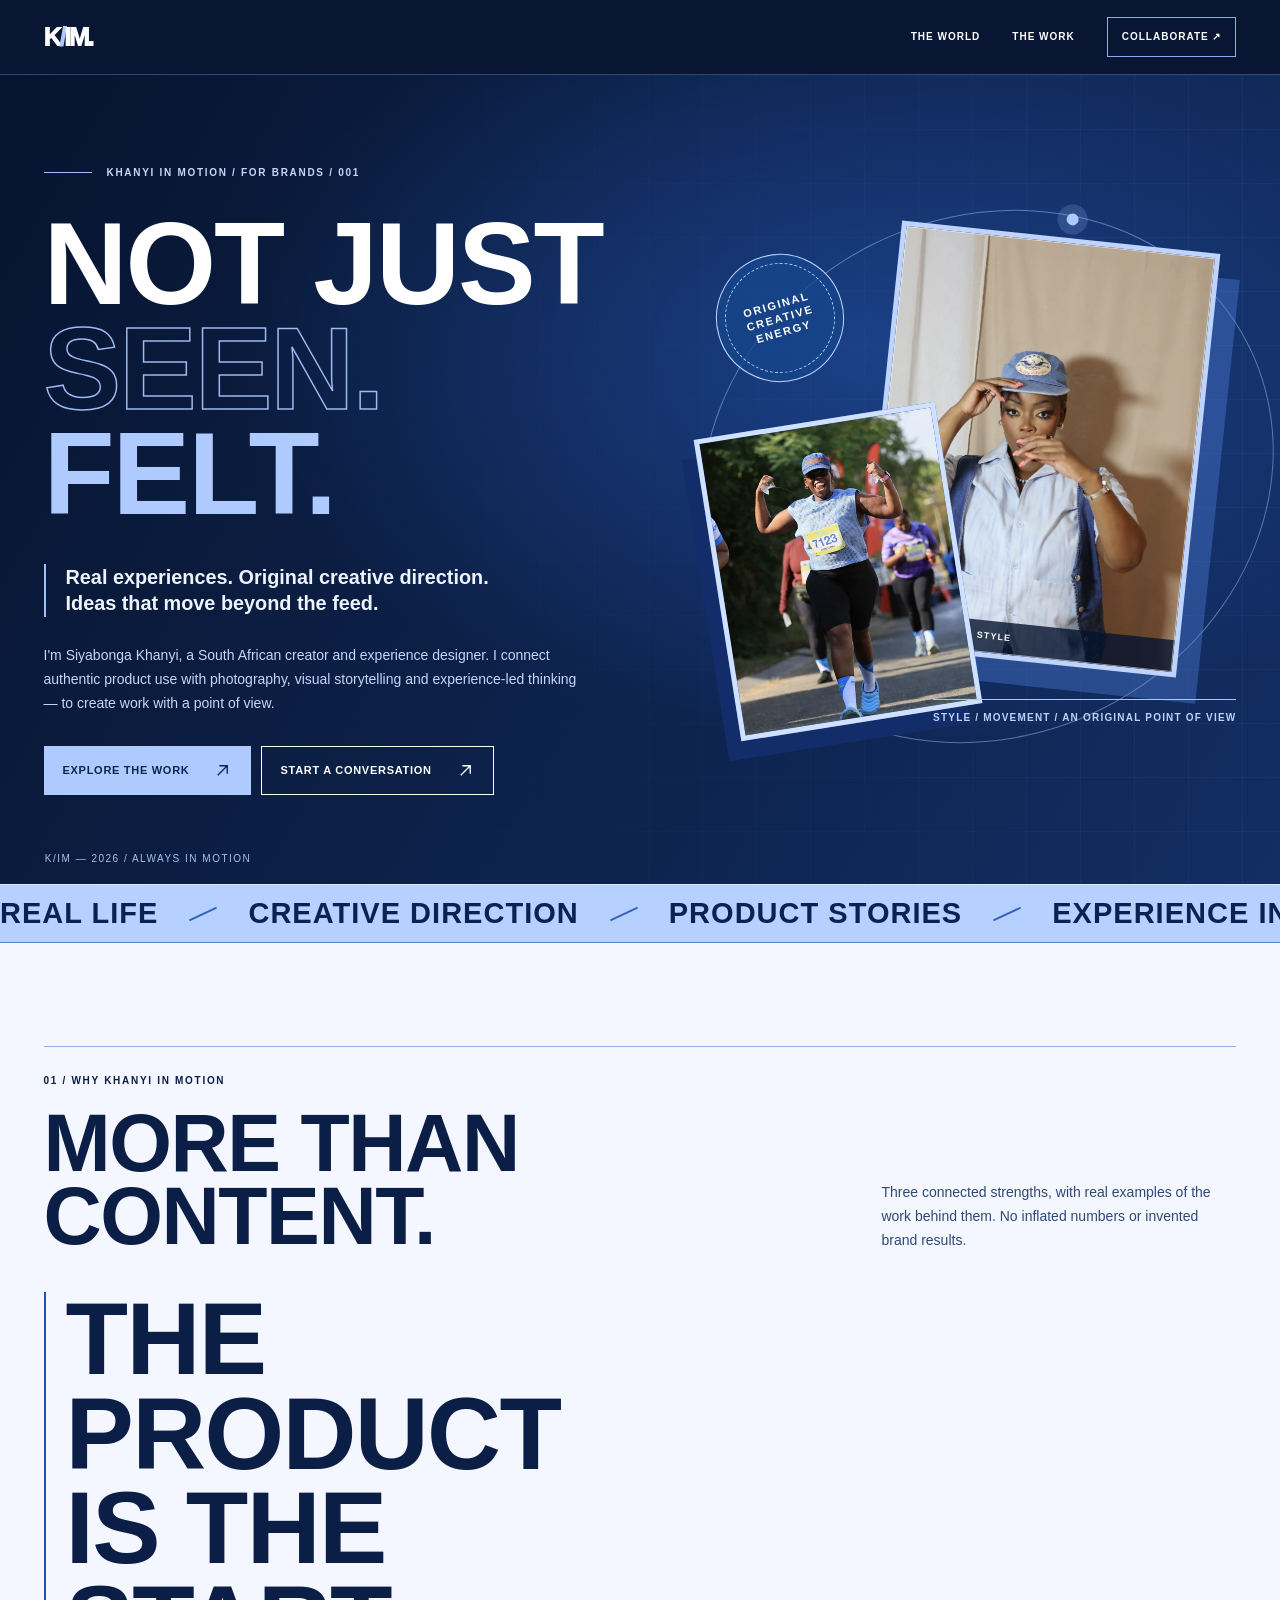
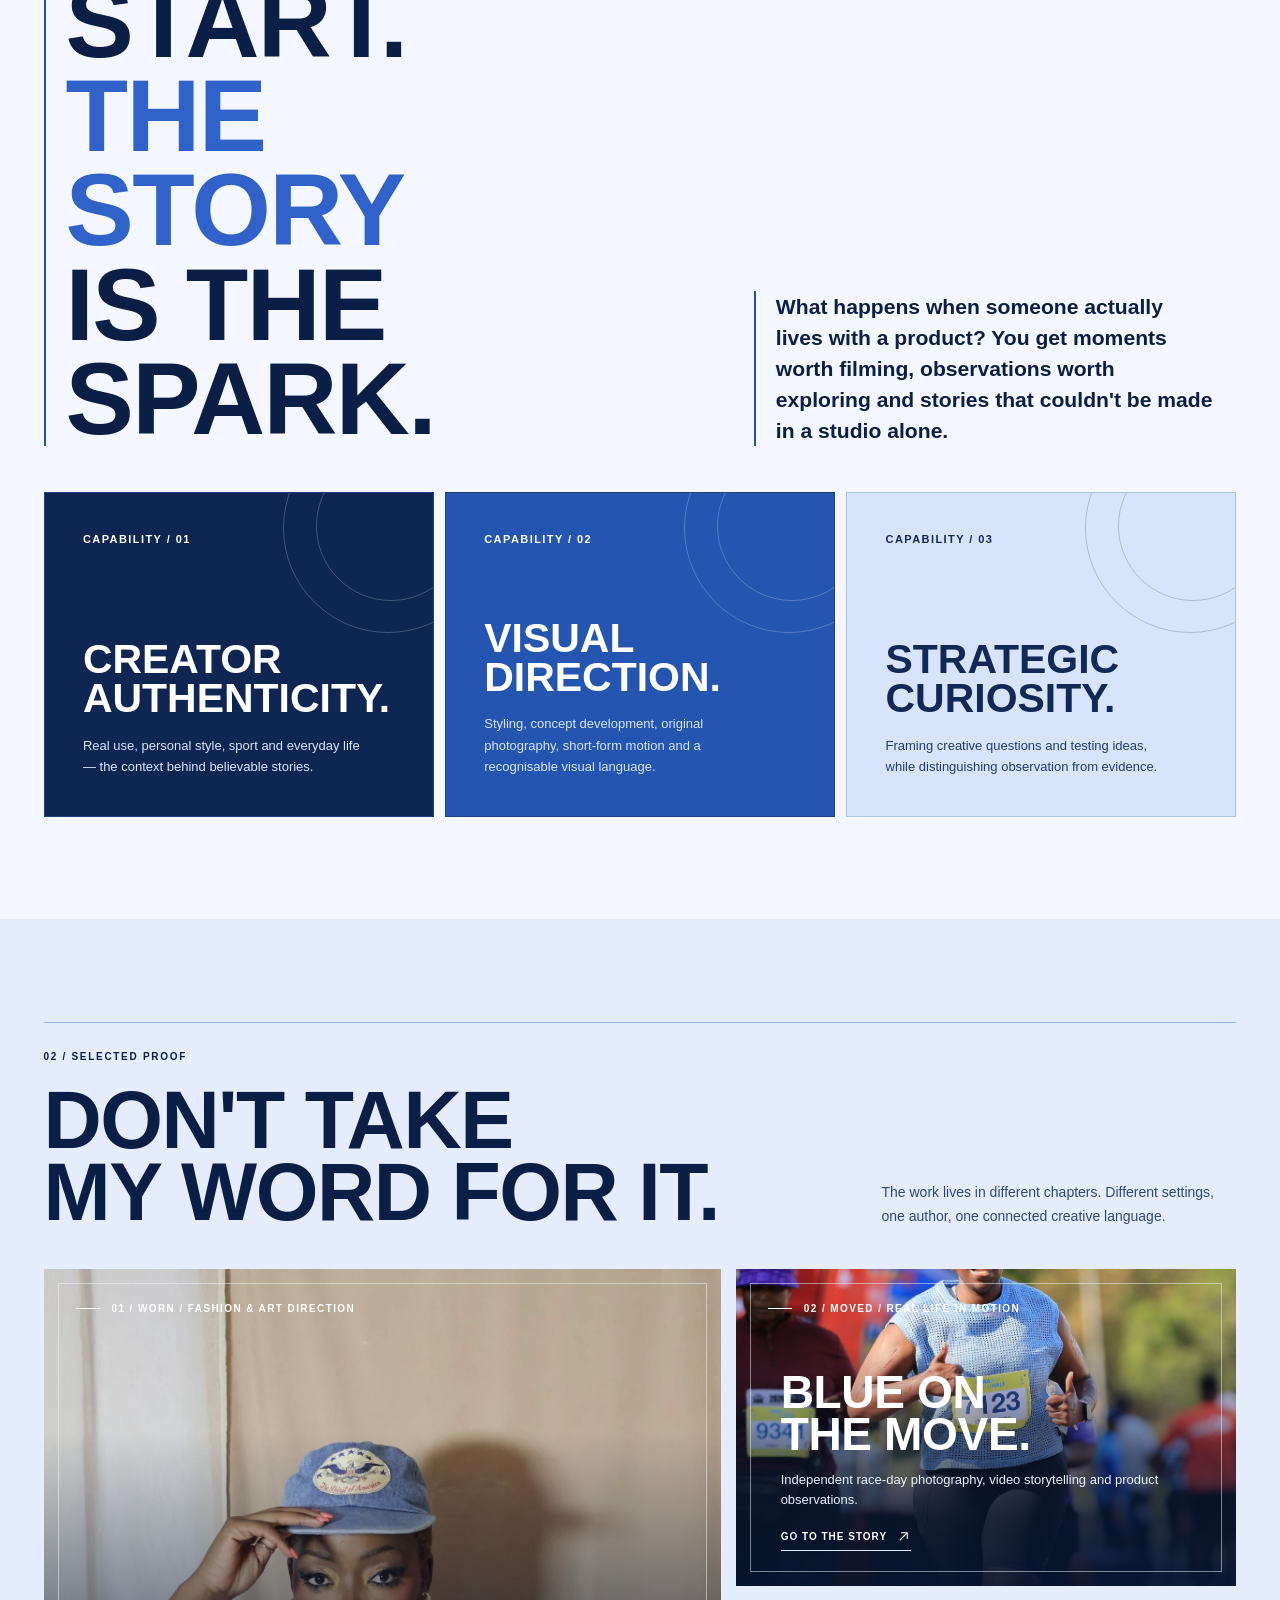
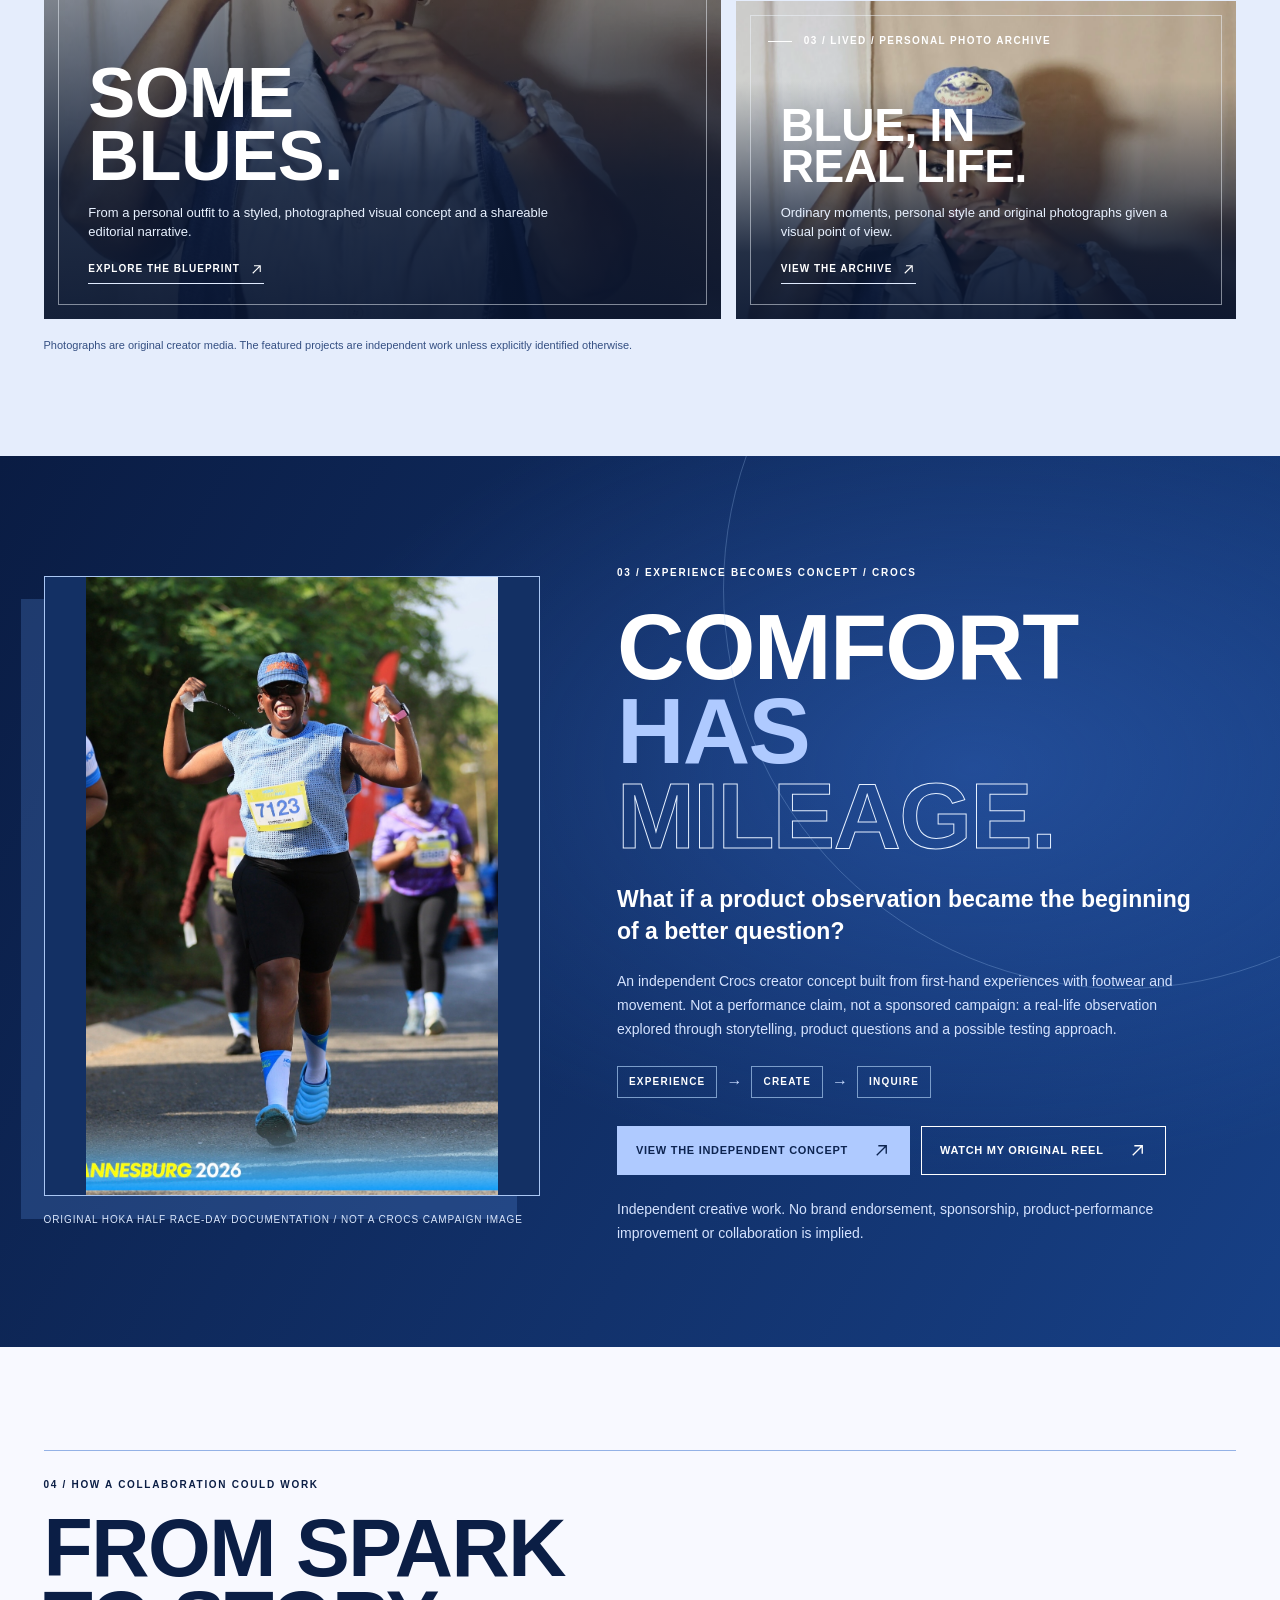
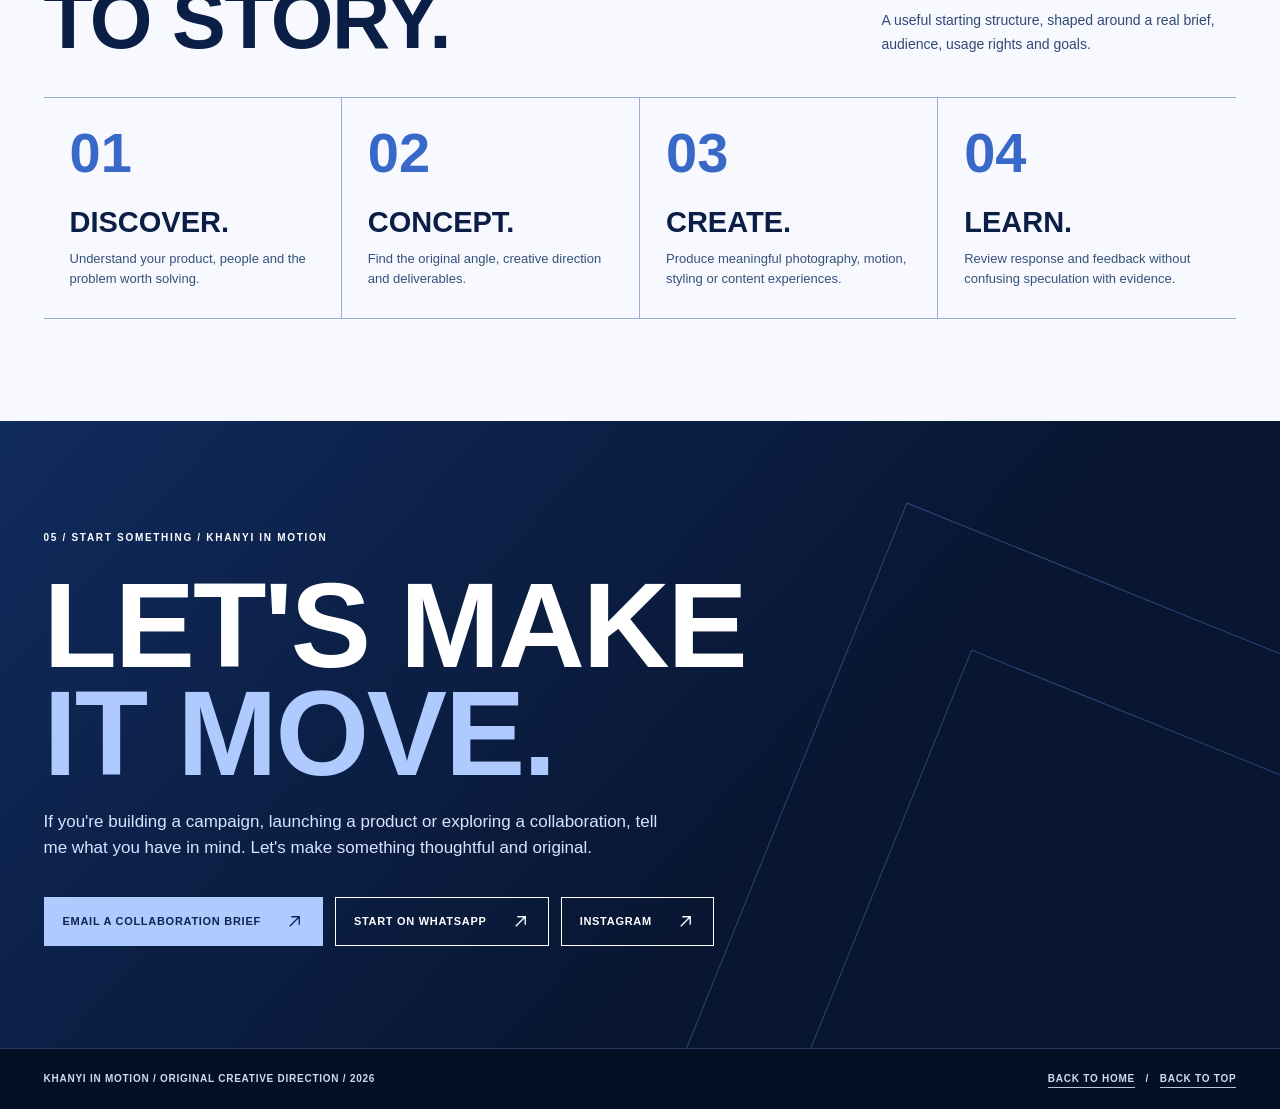
<file: for-brands.html>
<!doctype html>
<html lang="en-ZA">
<head>
  <meta charset="utf-8">
  <meta name="viewport" content="width=device-width, initial-scale=1">
  <meta name="theme-color" content="#081734">
  <meta name="author" content="Siyabonga Khanyi">
  <meta name="description" content="Khanyi in Motion for brands: authentic creator stories, original photography, creative direction, and product experiences turned into concepts worth exploring.">
  <meta name="robots" content="index,follow,max-image-preview:large">
  <link rel="canonical" href="https://khanyi-in-motion.vercel.app/for-brands.html">
  <meta property="og:type" content="website">
  <meta property="og:title" content="For Brands — Creative With a Pulse | Khanyi in Motion">
  <meta property="og:description" content="Real life, reframed. Original creative direction, content and experience-led ideas by Siyabonga Khanyi.">
  <meta property="og:url" content="https://khanyi-in-motion.vercel.app/for-brands.html">
  <meta property="og:image" content="https://khanyi-in-motion.vercel.app/assets/home/world-worn.webp">
  <meta property="og:image:alt" content="Siya Khanyi in an original fashion editorial portrait">
  <meta name="twitter:card" content="summary_large_image">
  <title>For Brands — Khanyi in Motion</title>
  <style>
    :root{--deep:#081634;--navy:#112650;--cobalt:#234fb4;--blue:#477be7;--ice:#afcaff;--cloud:#e9f0ff;--paper:#f8f9fd;--ink:#0b1e45;--line:#afc3e9;--display:Impact,"Arial Narrow",Haettenschweiler,"Franklin Gothic Heavy",sans-serif;--body:Inter,-apple-system,BlinkMacSystemFont,"Segoe UI",sans-serif}
    *,*::before,*::after{box-sizing:border-box}
    html{scroll-behavior:smooth;scroll-padding-top:74px}
    body{margin:0;background:var(--paper);color:var(--ink);font:400 16px/1.55 var(--body);overflow-x:clip}
    a{color:inherit}a:focus-visible{outline:3px solid #ffb359;outline-offset:4px}
    img{display:block;max-width:100%}figure,p,h1,h2,h3{margin:0}
    .wrap{width:min(1360px,calc(100% - clamp(32px,6.8vw,130px)));margin-inline:auto}
    .eyebrow{font-size:10px;font-weight:850;letter-spacing:.17em;text-transform:uppercase}
    .type{font-family:var(--display);font-weight:900;text-transform:uppercase;letter-spacing:-.018em;line-height:.9}
    .arrow{width:19px;height:19px;flex:none}
    .top{background:var(--deep);color:#fff;border-bottom:1px solid #668ed86b;position:relative;z-index:20}
    .top .wrap{display:flex;justify-content:space-between;align-items:center;min-height:74px;gap:18px}
    .wordmark{font-family:var(--body);text-decoration:none;font-weight:950;line-height:1;letter-spacing:-.09em;font-size:25px;white-space:nowrap}
    .wordmark span{color:var(--ice)}
    .navlinks{display:flex;gap:clamp(12px,3vw,32px);align-items:center}
    .navlinks a{font-size:10px;font-weight:820;letter-spacing:.1em;text-transform:uppercase;text-decoration:none;padding:10px 0}
    .navlinks a:not(.nav-cta):hover{text-decoration:underline;text-underline-offset:6px}
    .navlinks .nav-cta{border:1px solid #8bacf4;padding:11px 14px;color:#fff}
    .nav-cta:hover{background:var(--blue);border-color:var(--blue)}
    .hero{position:relative;isolation:isolate;background:radial-gradient(ellipse at 68% 34%,#2454ae99 0,transparent 52%),linear-gradient(120deg,#07142f 0%,#122e63 100%);color:#fff;overflow:hidden}
    .hero:before{content:"";position:absolute;inset:0;background-image:linear-gradient(90deg,#93bbff0d 1px,transparent 1px),linear-gradient(#93bbff0d 1px,transparent 1px);background-size:54px 54px;mask-image:linear-gradient(90deg,transparent 23%,#000);z-index:-1}
    .hero-grid{display:grid;grid-template-columns:minmax(0,1.04fr) minmax(0,.96fr);min-height:700px;align-items:center;gap:clamp(20px,5vw,70px);padding-top:clamp(55px,7vw,100px);padding-bottom:clamp(55px,7vw,100px)}
    .hero-copy{position:relative;z-index:5}
    .hero-copy .micro{color:#c3d6fb;display:flex;gap:15px;align-items:center;flex-wrap:wrap;margin-bottom:32px}
    .micro .blue-line{display:block;width:48px;height:1px;background:#a2c2ff}
    .hero h1{font-size:clamp(76px,9.1vw,150px);max-width:800px;white-space:nowrap}
    .hero h1 span{display:block}
    .hero h1 .outline{-webkit-text-stroke:1.5px #9dbbf2;color:transparent}
    .hero h1 .ice{color:var(--ice)}
    .hero-sub{border-left:2px solid #9cbeff;padding-left:20px;margin:37px 0 27px;max-width:500px;font-size:clamp(17px,1.55vw,22px);line-height:1.35;font-weight:610;color:#edf4ff}
    .hero-body{max-width:540px;color:#c5d7f9;font-size:14px;line-height:1.7}
    .actions{display:flex;gap:10px;flex-wrap:wrap;margin-top:30px}
    .btn{min-height:49px;display:inline-flex;gap:24px;justify-content:space-between;align-items:center;padding:13px 18px;border:1px solid currentColor;text-decoration:none;text-transform:uppercase;letter-spacing:.065em;font-size:11px;line-height:1.3;font-weight:850;transition:transform .2s ease,background .2s ease,color .2s ease}
    .btn:hover{transform:translateY(-3px)}
    .btn.primary{background:var(--ice);border-color:var(--ice);color:#0d2450}
    .btn.primary:hover{background:#fff}
    .btn.ghost{color:#fff}
    .btn.ghost:hover{background:#d9e8ff;color:#102655}
    .hero-media{min-height:610px;position:relative;display:grid;place-items:center;isolation:isolate}
    .hero-orbit{position:absolute;inset:7% -8% 8% 0;border:1px solid #a7c7fd78;border-radius:50%;transform:rotate(-27deg)}
    .hero-orbit:after{content:"";position:absolute;width:12px;height:12px;border-radius:50%;background:var(--ice);top:12%;right:16%;box-shadow:0 0 0 9px #92b6f634}
    .hero-poster{position:absolute;width:59%;max-width:340px;aspect-ratio:3/4;border:5px solid #bed4fc;background:#294681;box-shadow:22px 24px 0 #5686e55a;z-index:2;right:7%;top:10%;transform:rotate(6deg);overflow:hidden}
    .hero-poster img{width:100%;height:100%;object-fit:cover;object-position:center 20%}
    .hero-poster::after{content:"";position:absolute;inset:0;border:1px solid #fff8;pointer-events:none}
    .hero-poster figcaption{position:absolute;bottom:0;left:0;right:0;background:#06132eca;color:#fff;padding:9px 13px;font-size:9px;font-weight:850;letter-spacing:.12em}
    .hero-sidephoto{position:absolute;z-index:3;left:4%;bottom:10%;width:45%;max-width:260px;aspect-ratio:4/5;transform:rotate(-9deg);background:#3464b7;border:5px solid #d0e1ff;box-shadow:-15px 18px 0 #122d6a;overflow:hidden}
    .hero-sidephoto img{width:100%;height:100%;object-fit:cover;object-position:center 28%}
    .hero-stamp{position:absolute;z-index:4;left:4%;top:13%;width:128px;aspect-ratio:1;border:1px solid #bed5ff;border-radius:50%;display:grid;place-items:center;text-align:center;font:850 11px/1.28 var(--body);letter-spacing:.16em;transform:rotate(-16deg);background:#16468bc7}
    .hero-stamp:before{content:"";position:absolute;inset:8px;border:1px dashed #accaff;border-radius:50%}
    .hero-tag{position:absolute;z-index:5;bottom:8%;right:0;border-top:1px solid #aac6fd;padding:10px 0;color:#bbd2fa;font-size:10px;font-weight:800;letter-spacing:.12em}
    .hero .index{position:absolute;bottom:18px;left:3.5%;font-size:10px;color:#a6c0ee;letter-spacing:.15em}
    .ticker{background:#b6d0ff;color:#092251;overflow:hidden;border-top:1px solid #dae7ff;border-bottom:1px solid #5687cf;padding:14px 0}
    .ticker-track{display:flex;width:max-content;gap:30px;align-items:center;animation:ticker 36s linear infinite}
    .ticker span{font:900 clamp(20px,2.5vw,29px)/1 var(--display);white-space:nowrap;letter-spacing:.035em}
    .ticker b{display:block;width:30px;height:2px;background:#3464b5;transform:rotate(-25deg)}
    @keyframes ticker{to{transform:translateX(-50%)}}
    .section{padding:clamp(65px,8vw,122px) 0}
    .section-head{display:flex;justify-content:space-between;align-items:end;gap:25px;border-top:1px solid #94b2e6;padding-top:20px;margin-bottom:40px}
    .section-head h2{font-size:clamp(44px,6.3vw,96px);margin-top:16px}
    .section-head .intro{max-width:355px;font-size:14px;color:#2f4977;line-height:1.7}
    .why{background:#f4f7ff;overflow:hidden}
    .why .manifesto{display:grid;grid-template-columns:minmax(0,1fr) minmax(0,.72fr);align-items:end;gap:40px;margin:0 0 46px}
    .manifesto .big{font:900 clamp(52px,8vw,118px)/.92 var(--display);letter-spacing:-.016em}
    .manifesto .big em{font-style:normal;color:#3162c9}
    .manifesto p{border-left:2px solid var(--cobalt);padding-left:20px;max-width:460px;font-size:clamp(16px,1.65vw,22px);font-weight:600;line-height:1.47}
    .services{display:grid;grid-template-columns:repeat(3,minmax(0,1fr));gap:11px}
    .service{position:relative;min-height:325px;padding:clamp(24px,3vw,42px);background:#0f2653;color:#fff;border:1px solid #1f4184;display:flex;flex-direction:column;justify-content:space-between;overflow:hidden}
    .service:nth-child(2){background:#2455b0}.service:nth-child(3){background:#d7e4fc;color:#102956;border-color:#adc3e9}
    .service:before{content:"";position:absolute;right:-60px;top:-70px;width:210px;height:210px;border:1px solid currentColor;border-radius:50%;opacity:.22}
    .service:after{content:"";position:absolute;right:-33px;top:-42px;width:150px;height:150px;border:1px solid currentColor;border-radius:50%;opacity:.22}
    .service-num{font-size:11px;font-weight:900;letter-spacing:.13em;position:relative}
    .service h3{font:900 clamp(30px,3.2vw,48px)/.96 var(--display);margin-bottom:16px;max-width:280px;text-transform:uppercase;position:relative}
    .service p{font-size:13px;line-height:1.65;max-width:280px;color:#d8e5ff;position:relative}
    .service:nth-child(3) p{color:#203d70}
    .proof{background:#e5edfc}
    .proof .cases{display:grid;grid-template-columns:minmax(0,1.15fr) minmax(0,.85fr);grid-template-rows:repeat(2,minmax(300px,1fr));gap:15px}
    .case{display:block;position:relative;overflow:hidden;min-height:300px;color:#fff;text-decoration:none;background:#123469;isolation:isolate}
    .case.main{grid-row:span 2;min-height:650px}
    .case img{position:absolute;inset:0;width:100%;height:100%;object-fit:cover;object-position:center 30%;z-index:-2;transition:transform .6s cubic-bezier(.2,.7,.2,1)}
    .case.main img{object-position:center 25%}
    .case:hover img{transform:scale(1.04)}
    .case:after{content:"";position:absolute;inset:25% 0 0;background:linear-gradient(180deg,transparent,#08152fdc 72%,#07142fee);z-index:-1}
    .case:before{content:"";position:absolute;inset:14px;border:1px solid #f2f8ff80;pointer-events:none}
    .case-top{position:absolute;top:32px;left:32px;display:flex;gap:12px;align-items:center;color:#fff;font-weight:850;font-size:10px;letter-spacing:.14em}
    .case-top:before{content:"";width:24px;height:1px;background:currentColor}
    .case-bottom{position:absolute;left:clamp(24px,3.5vw,55px);right:clamp(24px,3.5vw,55px);bottom:35px}
    .case-bottom h3{font:900 clamp(37px,5.5vw,72px)/.9 var(--display);max-width:600px;text-transform:uppercase;letter-spacing:-.008em}
    .case:not(.main) .case-bottom h3{font-size:clamp(33px,3.6vw,53px)}
    .case-bottom p{font-size:13px;line-height:1.48;max-width:460px;margin-top:15px;color:#e8f1ff}
    .case-bottom .visit{display:inline-flex;align-items:center;gap:9px;margin-top:20px;border-bottom:1px solid #e0ebff;padding-bottom:6px;font-weight:830;letter-spacing:.1em;font-size:10px}
    .case-bottom .visit svg{width:15px;height:15px}
    .case-note{font-size:11px;color:#344f82;margin-top:18px}
    .concept{background:radial-gradient(ellipse at 76% 35%,#356ac778,transparent 50%),linear-gradient(120deg,#0a1c43,#174086);color:#fff;position:relative;overflow:hidden}
    .concept:before{content:"";position:absolute;border:1px solid #a6c9f644;aspect-ratio:1;width:min(65vw,800px);border-radius:50%;right:-19%;top:-30%;pointer-events:none}
    .concept-grid{display:grid;grid-template-columns:minmax(0,.89fr) minmax(0,1.11fr);gap:clamp(30px,6vw,92px);align-items:center}
    .concept-photo{position:relative;max-width:530px;margin:0}
    .concept-photo img{width:100%;max-height:650px;aspect-ratio:4/5;object-fit:contain;background:#133064;border:1px solid #aac7f4;box-shadow:-23px 23px 0 #5285d547}
    .concept-photo figcaption{font-size:10px;letter-spacing:.09em;color:#d9e6fc;margin-top:16px}
    .concept-copy h2{font-size:clamp(61px,7.3vw,110px);margin:22px 0 25px}
    .concept-copy h2 span{display:block;color:var(--ice)}
    .concept-copy h2 .outlined{-webkit-text-stroke:1px #e5f0ff;color:transparent}
    .concept-copy .lead{font-weight:690;font-size:clamp(17px,2vw,23px);line-height:1.4;max-width:580px}
    .concept-copy p:not(.lead){max-width:590px;color:#d5e3ff;line-height:1.72;font-size:14px;margin-top:22px}
    .concept-steps{display:flex;align-items:center;gap:9px;flex-wrap:wrap;margin:25px 0 0}
    .concept-steps span{border:1px solid #7b9dca;padding:7px 11px;letter-spacing:.12em;font-size:10px;font-weight:850}
    .concept-steps i{font-style:normal;color:#c9dcff}
    .concept-actions{display:flex;gap:11px;flex-wrap:wrap;margin-top:28px}
    .concept .disclaimer{font-size:11px;color:#bbd0ef;margin-top:25px}
    .process{background:#f8f9ff}
    .process-grid{display:grid;grid-template-columns:repeat(4,minmax(0,1fr));gap:0;border-top:1px solid #96afd7;border-bottom:1px solid #96afd7}
    .phase{min-height:220px;padding:27px 26px 29px;border-right:1px solid #96afd7;position:relative}
    .phase:last-child{border:0}
    .phase .phase-number{font:900 56px/1 var(--display);color:#3969c8}
    .phase h3{font:900 29px/1 var(--display);margin:27px 0 12px}
    .phase p{font-size:13px;line-height:1.55;color:#35517c}
    .closing{color:#fff;background:linear-gradient(132deg,#102b5d 0%,#081632 62%);position:relative;overflow:hidden}
    .closing:before{content:"";position:absolute;right:-170px;bottom:-260px;width:700px;aspect-ratio:1;border:1px solid #6596f25c;transform:rotate(22deg)}
    .closing:after{content:"";position:absolute;right:-95px;bottom:-200px;width:520px;aspect-ratio:1;border:1px solid #6596f25c;transform:rotate(22deg)}
    .closing .wrap{position:relative;z-index:2}
    .closing h2{font-size:clamp(62px,9.4vw,144px);margin:22px 0}
    .closing h2 span{color:var(--ice)}
    .closing p{color:#d6e5ff;max-width:620px;font-size:17px}
    .closing-links{display:flex;flex-wrap:wrap;gap:12px;margin-top:35px}
    .foot{background:#051026;color:#c9dcf6;border-top:1px solid #5279ad66;padding:22px 0;font-size:10px;font-weight:730;letter-spacing:.075em;text-transform:uppercase}
    .foot .wrap{display:flex;align-items:center;justify-content:space-between;flex-wrap:wrap;gap:12px}
    .foot a{text-decoration:none;border-bottom:1px solid #b0c5e0;padding-bottom:3px}
    .foot a:hover{color:#fff}
    @media(max-width:1080px){
      .hero-grid{min-height:auto}.hero h1{font-size:clamp(64px,9vw,99px)}.hero-media{min-height:535px}
      .hero-stamp{left:0}.case.main{min-height:560px}.proof .cases{grid-template-rows:repeat(2,minmax(270px,1fr))}
      .concept-copy h2{font-size:clamp(52px,7vw,83px)}
    }
    @media(max-width:790px){
      .hero-grid{grid-template-columns:1fr;padding-top:66px;gap:24px}
      .hero h1{font-size:clamp(65px,13vw,113px)}
      .hero-media{min-height:480px;max-width:600px;width:100%;margin:auto}
      .hero-poster{width:52%;right:14%;top:3%}.hero-sidephoto{width:42%;bottom:4%;left:10%}
      .hero-tag{right:5%;bottom:3%}.hero-orbit{inset:8% 7% 8%}
      .manifesto .big{font-size:clamp(57px,8vw,78px)}
      .services{grid-template-columns:repeat(3,minmax(0,1fr));gap:8px}
      .service{min-height:300px;padding:21px}.service h3{font-size:clamp(24px,3.5vw,33px)}
      .proof .cases{grid-template-columns:1fr 1fr;grid-template-rows:460px 320px}
      .case.main{grid-column:span 2;grid-row:auto;min-height:0}
      .case-bottom h3{font-size:51px}
      .case:not(.main) .case-bottom h3{font-size:35px}
      .concept-grid{grid-template-columns:1fr}.concept-photo{width:70%;max-width:470px;margin:0 auto}
      .process-grid{grid-template-columns:repeat(2,minmax(0,1fr))}
      .phase:nth-child(2){border-right:0}.phase:nth-child(1),.phase:nth-child(2){border-bottom:1px solid #96afd7}
    }
    @media(max-width:570px){
      .wrap{width:calc(100% - 34px)}
      .top .wrap{min-height:64px}.wordmark{font-size:21px}.navlinks{gap:13px}
      .navlinks a{font-size:9px;letter-spacing:.035em}.navlinks .nav-cta{padding:9px 11px}
      .hero-grid{padding-top:46px;padding-bottom:54px}.hero-copy .micro{margin-bottom:19px}
      .hero h1{font-size:clamp(58px,16.3vw,89px)}.hero-sub{margin-top:29px}
      .hero-media{min-height:350px}.hero-poster{width:56%;right:9%;top:1%;border-width:3px}
      .hero-sidephoto{width:43%;left:5%;bottom:5%;border-width:3px}
      .hero-stamp{width:85px;left:1%;top:3%;font-size:8px}
      .hero-stamp:before{inset:5px}
      .hero-tag{bottom:2%;right:0;font-size:8px}.hero .index{display:none}
      .ticker{padding:12px 0}.ticker span{font-size:20px}
      .section{padding:59px 0}
      .section-head{display:block;margin-bottom:30px}.section-head h2{font-size:clamp(45px,13vw,66px)}
      .section-head .intro{margin-top:18px}
      .why .manifesto{grid-template-columns:1fr;gap:18px;margin-bottom:30px}
      .manifesto .big{font-size:clamp(54px,13.2vw,70px)}
      .manifesto p{font-size:16px}
      .services{grid-template-columns:1fr;gap:10px}.service{min-height:210px;padding:25px}.service h3{font-size:37px;margin-top:26px}.service p{max-width:400px}
      .proof .cases{grid-template-columns:1fr;grid-template-rows:auto;gap:11px}
      .case,.case.main{grid-column:auto;grid-row:auto;min-height:460px}
      .case:not(.main){min-height:340px}
      .case-top{top:25px;left:25px}
      .case-bottom{left:28px;right:25px;bottom:29px}
      .case-bottom h3,.case:not(.main) .case-bottom h3{font-size:clamp(42px,11vw,58px)}
      .case-bottom p{font-size:13px}.case.main img{object-position:center 17%}
      .concept-photo{width:84%;margin:0 auto 8px}
      .concept-copy h2{font-size:clamp(60px,13vw,77px)}.concept-steps{gap:6px}.concept-steps span{font-size:9px;padding:6px}
      .concept-actions,.closing-links{display:grid;grid-template-columns:1fr}.btn{width:100%}
      .phase{min-height:190px;padding:22px 15px}.phase .phase-number{font-size:45px}.phase h3{font-size:25px;margin-top:20px}
      .phase p{font-size:12px}
      .closing h2{font-size:clamp(59px,14vw,79px)}.closing p{font-size:15px}
    }
    @media(max-width:360px){
      .navlinks a:nth-child(2){display:none}
      .hero h1{font-size:clamp(56px,15.8vw,72px)}
      .closing h2{font-size:clamp(53px,13.1vw,67px)}
      .hero-media{min-height:300px}.hero-tag{display:none}
      .phase h3{font-size:23px}
    }
    @media(prefers-reduced-motion:reduce){html{scroll-behavior:auto}.ticker-track{animation:none}.btn,.case img{transition:none}.btn:hover{transform:none}.case:hover img{transform:none}}
  </style>
</head>
<body>
  <header class="top">
    <nav class="wrap" aria-label="Main navigation">
      <a href="/" class="wordmark" aria-label="Khanyi in Motion home">K<span>/</span>IM.</a>
      <div class="navlinks">
        <a href="/#the-world">The world</a>
        <a href="#selected-work">The work</a>
        <a href="#contact" class="nav-cta">Collaborate <span aria-hidden="true">↗</span></a>
      </div>
    </nav>
  </header>
  <main>
    <section class="hero" id="top" aria-labelledby="hero-title">
      <div class="wrap hero-grid">
        <div class="hero-copy">
          <div class="eyebrow micro"><span class="blue-line" aria-hidden="true"></span><span>KHANYI IN MOTION / FOR BRANDS / 001</span></div>
          <h1 class="type" id="hero-title"><span>NOT JUST</span><span class="outline">SEEN.</span><span class="ice">FELT.</span></h1>
          <p class="hero-sub">Real experiences. Original creative direction. Ideas that move beyond the feed.</p>
          <p class="hero-body">I'm Siyabonga Khanyi, a South African creator and experience designer. I connect authentic product use with photography, visual storytelling and experience-led thinking — to create work with a point of view.</p>
          <div class="actions">
            <a class="btn primary" href="#selected-work">EXPLORE THE WORK <svg class="arrow" viewBox="0 0 24 24" fill="none" stroke="currentColor" stroke-width="1.7" aria-hidden="true"><path d="M6 18 18 6M8 6h10v10"/></svg></a>
            <a class="btn ghost" href="#contact">START A CONVERSATION <svg class="arrow" viewBox="0 0 24 24" fill="none" stroke="currentColor" stroke-width="1.7" aria-hidden="true"><path d="M6 18 18 6M8 6h10v10"/></svg></a>
          </div>
        </div>
        <div class="hero-media" aria-label="Two original images from Khanyi in Motion">
          <span class="hero-orbit" aria-hidden="true"></span>
          <span class="hero-stamp" aria-hidden="true">ORIGINAL<br>CREATIVE<br>ENERGY</span>
          <figure class="hero-poster">
            <img src="/assets/home/world-worn.webp" alt="Siya's original styled editorial portrait with a denim cap" fetchpriority="high">
            <figcaption>WORN / ORIGINAL STYLE</figcaption>
          </figure>
          <figure class="hero-sidephoto">
            <img src="/assets/work/blue-real-life/race/thumbs/race-01-celebrate.webp" alt="Siya celebrating during a real Johannesburg HOKA Half running event" width="300" height="450" loading="lazy">
          </figure>
          <span class="hero-tag">STYLE / MOVEMENT / AN ORIGINAL POINT OF VIEW</span>
        </div>
      </div>
      <span class="index" aria-hidden="true">K/IM — 2026 / ALWAYS IN MOTION</span>
    </section>
    <div class="ticker" aria-hidden="true">
      <div class="ticker-track" aria-hidden="true">
        <span>REAL LIFE</span><b></b><span>CREATIVE DIRECTION</span><b></b><span>PRODUCT STORIES</span><b></b><span>EXPERIENCE INSIGHT</span><b></b><span>ORIGINAL PHOTOGRAPHY</span><b></b>
        <span>REAL LIFE</span><b></b><span>CREATIVE DIRECTION</span><b></b><span>PRODUCT STORIES</span><b></b><span>EXPERIENCE INSIGHT</span><b></b><span>ORIGINAL PHOTOGRAPHY</span><b></b>
      </div>
    </div>
    <section class="section why" id="what-i-bring" aria-labelledby="value-title">
      <div class="wrap">
        <div class="section-head">
          <div><span class="eyebrow">01 / WHY KHANYI IN MOTION</span><h2 class="type" id="value-title">MORE THAN<br>CONTENT.</h2></div>
          <p class="intro">Three connected strengths, with real examples of the work behind them. No inflated numbers or invented brand results.</p>
        </div>
        <div class="manifesto">
          <p class="big">THE PRODUCT<br>IS THE START.<br><em>THE STORY</em><br>IS THE SPARK.</p>
          <p>What happens when someone actually lives with a product? You get moments worth filming, observations worth exploring and stories that couldn't be made in a studio alone.</p>
        </div>
        <div class="services">
          <article class="service">
            <span class="service-num">CAPABILITY / 01</span>
            <div><h3>CREATOR<br>AUTHENTICITY.</h3><p>Real use, personal style, sport and everyday life — the context behind believable stories.</p></div>
          </article>
          <article class="service">
            <span class="service-num">CAPABILITY / 02</span>
            <div><h3>VISUAL<br>DIRECTION.</h3><p>Styling, concept development, original photography, short-form motion and a recognisable visual language.</p></div>
          </article>
          <article class="service">
            <span class="service-num">CAPABILITY / 03</span>
            <div><h3>STRATEGIC<br>CURIOSITY.</h3><p>Framing creative questions and testing ideas, while distinguishing observation from evidence.</p></div>
          </article>
        </div>
      </div>
    </section>
    <section class="section proof" id="selected-work" aria-labelledby="proof-title">
      <div class="wrap">
        <div class="section-head">
          <div><span class="eyebrow">02 / SELECTED PROOF</span><h2 class="type" id="proof-title">DON'T TAKE<br>MY WORD FOR IT.</h2></div>
          <p class="intro">The work lives in different chapters. Different settings, one author, one connected creative language.</p>
        </div>
        <div class="cases">
          <a class="case main" href="/the-blueprint.html" aria-label="Explore Some Blues, original fashion concept">
            <img src="/assets/home/world-worn.webp" alt="Original Some Blues editorial styling portrait with denim and cap" loading="lazy">
            <span class="case-top">01 / WORN / FASHION &amp; ART DIRECTION</span>
            <div class="case-bottom">
              <h3>SOME<br>BLUES.</h3>
              <p>From a personal outfit to a styled, photographed visual concept and a shareable editorial narrative.</p>
              <span class="visit">EXPLORE THE BLUEPRINT <svg viewBox="0 0 24 24" fill="none" stroke="currentColor" stroke-width="1.7" aria-hidden="true"><path d="M6 18 18 6M8 6h10v10"/></svg></span>
            </div>
          </a>
          <a class="case" href="/blue-on-the-move.html" aria-label="Explore Blue on the Move, original race-day storytelling">
            <img src="/assets/work/blue-real-life/race/race-04-thumbs-up.jpg" alt="Siya running in a blue top with thumbs up during HOKA Half Johannesburg" loading="lazy">
            <span class="case-top">02 / MOVED / REAL LIFE IN MOTION</span>
            <div class="case-bottom">
              <h3>BLUE ON<br>THE MOVE.</h3>
              <p>Independent race-day photography, video storytelling and product observations.</p>
              <span class="visit">GO TO THE STORY <svg viewBox="0 0 24 24" fill="none" stroke="currentColor" stroke-width="1.7" aria-hidden="true"><path d="M6 18 18 6M8 6h10v10"/></svg></span>
            </div>
          </a>
          <a class="case" href="/blue-in-real-life.html" aria-label="Explore Blue In Real Life, original personal archive">
            <img src="/assets/work/blue-real-life/hero-cap.webp" alt="Siya in a blue cap, blue shirt and layered outfit, personal editorial photography" loading="lazy">
            <span class="case-top">03 / LIVED / PERSONAL PHOTO ARCHIVE</span>
            <div class="case-bottom">
              <h3>BLUE, IN<br>REAL LIFE.</h3>
              <p>Ordinary moments, personal style and original photographs given a visual point of view.</p>
              <span class="visit">VIEW THE ARCHIVE <svg viewBox="0 0 24 24" fill="none" stroke="currentColor" stroke-width="1.7" aria-hidden="true"><path d="M6 18 18 6M8 6h10v10"/></svg></span>
            </div>
          </a>
        </div>
        <p class="case-note">Photographs are original creator media. The featured projects are independent work unless explicitly identified otherwise.</p>
      </div>
    </section>
    <section class="section concept" id="comfort-has-mileage" aria-labelledby="concept-title">
      <div class="wrap concept-grid">
        <figure class="concept-photo">
          <img src="/assets/work/blue-real-life/race/race-01-celebrate.jpg" alt="Original HOKA Half Johannesburg race photo: Siya celebrates with both arms raised" loading="lazy">
          <figcaption>ORIGINAL HOKA HALF RACE-DAY DOCUMENTATION / NOT A CROCS CAMPAIGN IMAGE</figcaption>
        </figure>
        <div class="concept-copy">
          <span class="eyebrow">03 / EXPERIENCE BECOMES CONCEPT / CROCS</span>
          <h2 class="type" id="concept-title">COMFORT<br><span>HAS</span><span class="outlined">MILEAGE.</span></h2>
          <p class="lead">What if a product observation became the beginning of a better question?</p>
          <p>An independent Crocs creator concept built from first-hand experiences with footwear and movement. Not a performance claim, not a sponsored campaign: a real-life observation explored through storytelling, product questions and a possible testing approach.</p>
          <div class="concept-steps" aria-label="Creative approach: experience, creation, inquiry">
            <span>EXPERIENCE</span><i aria-hidden="true">→</i><span>CREATE</span><i aria-hidden="true">→</i><span>INQUIRE</span>
          </div>
          <div class="concept-actions">
            <a class="btn primary" href="https://comfort-has-mileage-337bthx.gamma.site/" target="_blank" rel="noopener noreferrer">VIEW THE INDEPENDENT CONCEPT <svg class="arrow" viewBox="0 0 24 24" fill="none" stroke="currentColor" stroke-width="1.7" aria-hidden="true"><path d="M6 18 18 6M8 6h10v10"/></svg></a>
            <a class="btn ghost" href="https://www.instagram.com/reel/DfeNFKnNqlr/" target="_blank" rel="noopener noreferrer">WATCH MY ORIGINAL REEL <svg class="arrow" viewBox="0 0 24 24" fill="none" stroke="currentColor" stroke-width="1.7" aria-hidden="true"><path d="M6 18 18 6M8 6h10v10"/></svg></a>
          </div>
          <p class="disclaimer">Independent creative work. No brand endorsement, sponsorship, product-performance improvement or collaboration is implied.</p>
        </div>
      </div>
    </section>
    <section class="section process" aria-labelledby="process-title">
      <div class="wrap">
        <div class="section-head">
          <div><span class="eyebrow">04 / HOW A COLLABORATION COULD WORK</span><h2 class="type" id="process-title">FROM SPARK<br>TO STORY.</h2></div>
          <p class="intro">A useful starting structure, shaped around a real brief, audience, usage rights and goals.</p>
        </div>
        <div class="process-grid">
          <article class="phase"><span class="phase-number">01</span><h3>DISCOVER.</h3><p>Understand your product, people and the problem worth solving.</p></article>
          <article class="phase"><span class="phase-number">02</span><h3>CONCEPT.</h3><p>Find the original angle, creative direction and deliverables.</p></article>
          <article class="phase"><span class="phase-number">03</span><h3>CREATE.</h3><p>Produce meaningful photography, motion, styling or content experiences.</p></article>
          <article class="phase"><span class="phase-number">04</span><h3>LEARN.</h3><p>Review response and feedback without confusing speculation with evidence.</p></article>
        </div>
      </div>
    </section>
    <section class="section closing" id="contact" aria-labelledby="contact-title">
      <div class="wrap">
        <span class="eyebrow">05 / START SOMETHING / KHANYI IN MOTION</span>
        <h2 class="type" id="contact-title">LET'S MAKE<br><span>IT MOVE.</span></h2>
        <p>If you're building a campaign, launching a product or exploring a collaboration, tell me what you have in mind. Let's make something thoughtful and original.</p>
        <div class="closing-links">
          <a class="btn primary" href="mailto:siyabonga.khanyi@outlook.com?subject=Brand%20Collaboration%20%7C%20Khanyi%20in%20Motion">EMAIL A COLLABORATION BRIEF <svg class="arrow" viewBox="0 0 24 24" fill="none" stroke="currentColor" stroke-width="1.7" aria-hidden="true"><path d="M6 18 18 6M8 6h10v10"/></svg></a>
          <a class="btn ghost" href="https://wa.me/27787627085?s=p" target="_blank" rel="noopener noreferrer">START ON WHATSAPP <svg class="arrow" viewBox="0 0 24 24" fill="none" stroke="currentColor" stroke-width="1.7" aria-hidden="true"><path d="M6 18 18 6M8 6h10v10"/></svg></a>
          <a class="btn ghost" href="https://www.instagram.com/khanyiinmotion/" target="_blank" rel="noopener noreferrer">INSTAGRAM <svg class="arrow" viewBox="0 0 24 24" fill="none" stroke="currentColor" stroke-width="1.7" aria-hidden="true"><path d="M6 18 18 6M8 6h10v10"/></svg></a>
        </div>
      </div>
    </section>
  </main>
  <footer class="foot"><div class="wrap"><span>KHANYI IN MOTION / ORIGINAL CREATIVE DIRECTION / 2026</span><span><a href="/">BACK TO HOME</a> &nbsp; / &nbsp; <a href="#top">BACK TO TOP</a></span></div></footer>
</body>
</html>
</file>
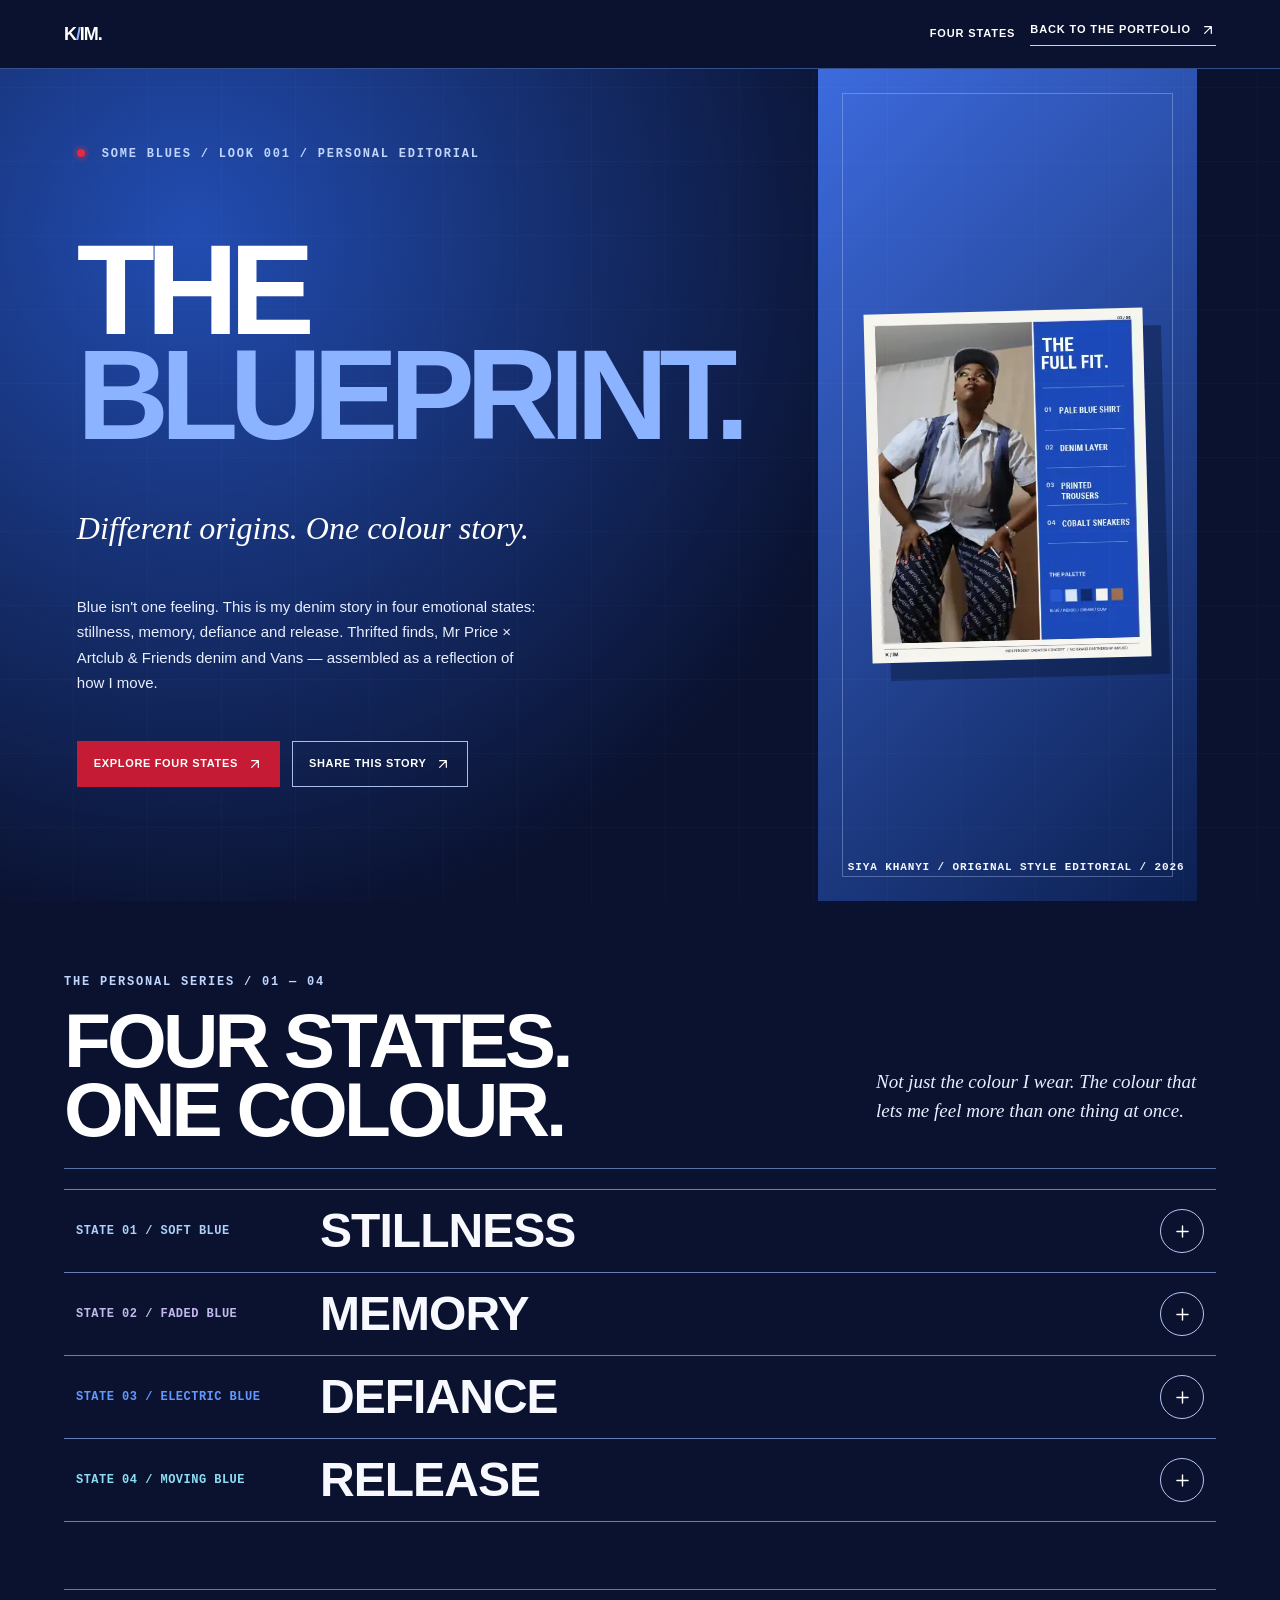
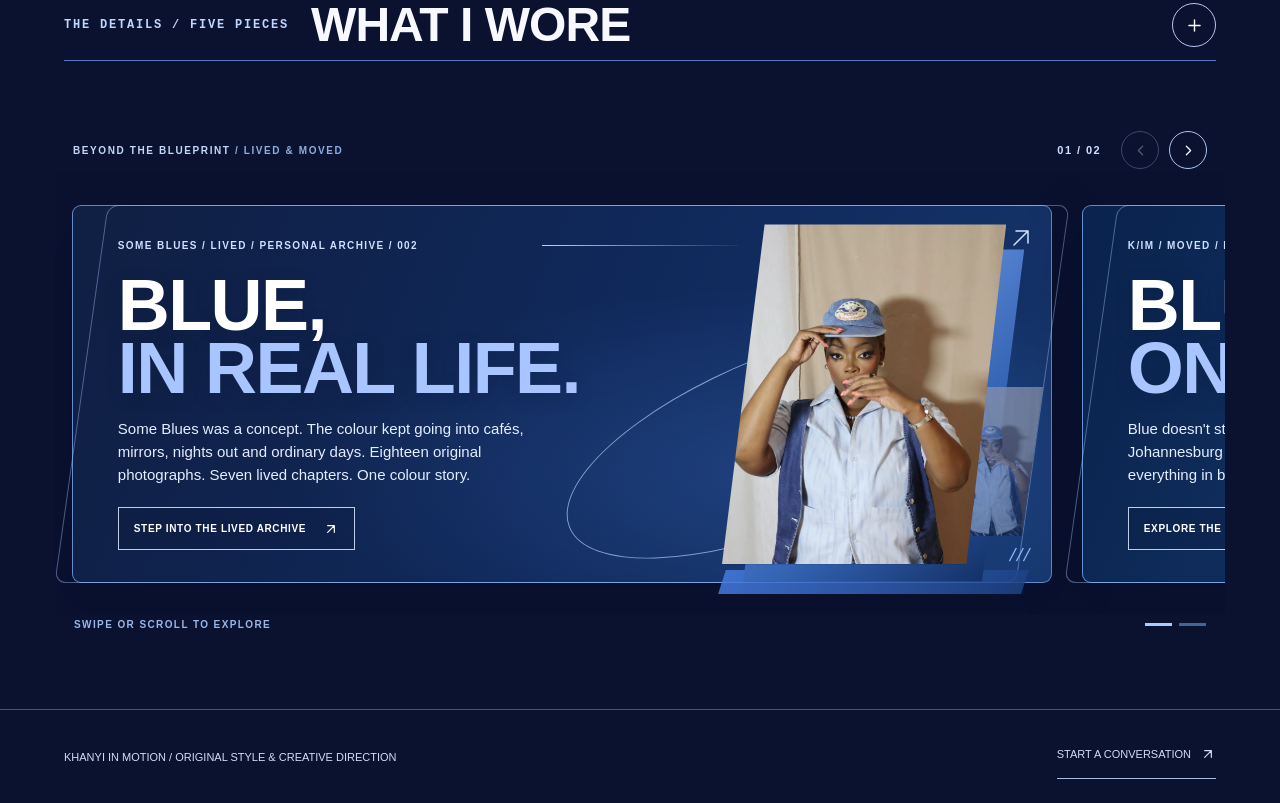
<file: the-blueprint.html>
<!doctype html>
<html lang="en-ZA">
<head>
<meta charset="utf-8">
<meta name="viewport" content="width=device-width,initial-scale=1">
<title>The Blueprint — Four States of Blue | Khanyi in Motion</title>
<meta name="description" content="Blue isn't one feeling. Explore The Blueprint, a personal denim and streetwear editorial by Siya Khanyi told through stillness, memory, defiance and release.">
<meta name="author" content="Siya Khanyi">
<meta name="robots" content="index,follow,max-image-preview:large">
<link rel="canonical" href="https://khanyi-in-motion.vercel.app/the-blueprint.html">
<meta name="theme-color" content="#0a1230">
<meta property="og:type" content="article">
<meta property="og:site_name" content="Khanyi in Motion">
<meta property="og:locale" content="en_ZA">
<meta property="og:title" content="THE BLUEPRINT. Four States of Blue.">
<meta property="og:description" content="Blue isn't one feeling. Stillness. Memory. Defiance. Release. An original style story by Siya Khanyi.">
<meta property="og:url" content="https://khanyi-in-motion.vercel.app/the-blueprint.html">
<meta property="og:image" content="https://khanyi-in-motion.vercel.app/assets/work/some-blues/frame-03.webp">
<meta property="og:image:alt" content="The Blueprint: an original blue denim outfit editorial by Siya Khanyi">
<meta name="twitter:card" content="summary_large_image">
<meta name="twitter:title" content="THE BLUEPRINT. Four States of Blue.">
<meta name="twitter:description" content="Different origins. One colour story. Four ways to feel blue.">
<meta name="twitter:image" content="https://khanyi-in-motion.vercel.app/assets/work/some-blues/frame-03.webp">
<script type="application/ld+json">{"@context":"https://schema.org","@type":"CreativeWork","name":"The Blueprint — Four States of Blue","description":"An independent fashion and denim editorial expressed as four emotional states: stillness, memory, defiance, release.","url":"https://khanyi-in-motion.vercel.app/the-blueprint.html","inLanguage":"en-ZA","author":{"@type":"Person","name":"Siya Khanyi"},"image":"https://khanyi-in-motion.vercel.app/assets/work/some-blues/frame-03.webp","keywords":["denim editorial","blue streetwear","Mr Price","Artclub & Friends","Vans","South African fashion","creative direction","Khanyi in Motion"],"isAccessibleForFree":true}</script>
<style>
:root{--night:#0a1230;--ice:#eaf0ff;--red:#e42943;--blue:#78abff}
*{box-sizing:border-box}html{scroll-behavior:smooth}body{background:var(--night);color:#fff;margin:0;font-family:Arial,Helvetica,sans-serif;overflow-x:hidden}a{color:inherit}button{font:inherit}a:focus-visible,button:focus-visible{outline:3px solid white;outline-offset:4px}
.wrap{max-width:1440px;margin:auto}.top{display:flex;justify-content:space-between;align-items:center;gap:20px;padding:22px clamp(20px,5vw,70px);border-bottom:1px solid #354f8b}.mark{font-size:18px;font-weight:900;letter-spacing:-.06em;text-decoration:none}.mark span{color:#89adff}.nav{display:flex;gap:15px;align-items:center}.nav a{text-decoration:none;font-size:11px;font-weight:850;letter-spacing:.08em}.back{border-bottom:1px solid #c6d3f2;padding-bottom:7px}
.hero{position:relative;display:grid;grid-template-columns:1fr .82fr;min-height:610px;overflow:hidden;background:radial-gradient(circle at 15% 20%,#224db2,transparent 55%),#0a1230}.hero:after{content:"";position:absolute;inset:0;z-index:0;pointer-events:none;background:repeating-linear-gradient(90deg,transparent,transparent 73px,rgba(225,235,255,.045) 74px),repeating-linear-gradient(0deg,transparent,transparent 73px,rgba(225,235,255,.04) 74px)}.hero-copy{z-index:1;padding:clamp(35px,6vw,85px);display:flex;flex-direction:column;align-items:flex-start}.kicker{font:750 11px/1.4 ui-monospace,SFMono-Regular,Menlo,monospace;letter-spacing:.15em;color:#c1d6ff}.pulse{display:inline-block;width:8px;height:8px;background:var(--red);box-shadow:0 0 0 4px #e4294330;border-radius:50%;margin-right:8px}.hero h1{font-family:Impact,'Arial Narrow',Arial,sans-serif;font-size:clamp(79px,10vw,157px);line-height:.82;letter-spacing:-.07em;margin:75px 0 30px}.hero h1 span{display:block;color:#8cb3ff}.hero-lead{font-family:Georgia,serif;font-size:clamp(23px,2.5vw,38px);line-height:1.16;font-style:italic;max-width:480px}.hero-blurb{font-size:15px;line-height:1.7;color:#cad8f3;max-width:460px}.hero-actions{display:flex;flex-wrap:wrap;gap:12px;margin:30px 0 0}.hero-actions a,.hero-actions button,.cta{background:var(--red);color:#fff;border:1px solid var(--red);padding:14px 16px;font-size:11px;font-weight:850;text-decoration:none;letter-spacing:.06em;cursor:pointer}.hero-actions button{background:transparent;border-color:#a9bdea}.hero-photo{background:linear-gradient(135deg,#3d6bde,#0c2051);position:relative;display:flex;align-items:center;justify-content:center;padding:50px}.hero-photo:before{content:"";inset:24px;position:absolute;border:1px solid #b6c7f660}.hero-photo img{position:relative;max-width:100%;width:auto;height:auto;max-height:610px;box-shadow:18px 18px 0 #0716326e;transform:rotate(-1.5deg)}.photo-index{position:absolute;bottom:26px;left:30px;font:750 10px/1.5 ui-monospace,SFMono-Regular,Menlo,monospace;letter-spacing:.08em}
.chapter{padding:70px clamp(20px,5vw,70px) 32px}.chapter-top{display:flex;justify-content:space-between;gap:30px;align-items:end;border-bottom:1px solid #5772a5;padding-bottom:24px}.chapter h2{font-family:Impact,'Arial Narrow',Arial,sans-serif;font-size:clamp(47px,6vw,88px);letter-spacing:-.05em;line-height:.9;margin:15px 0 0}.chapter-top>p{font-family:Georgia,serif;font-style:italic;font-size:19px;line-height:1.5;max-width:340px;color:#c8d9f2}
.moods{display:grid;grid-template-columns:repeat(4,minmax(0,1fr));gap:13px;padding:23px 0 0}.mood{scroll-margin-top:24px;border:1px solid #3f5991;background:#152b57;display:flex;flex-direction:column;min-width:0}.mood[data-tone=stillness]{--accent:#add0fb;--tile:#1c416a}.mood[data-tone=memory]{--accent:#c4b9ec;--tile:#383e72}.mood[data-tone=defiance]{--accent:#6399ff;--tile:#1b44a7}.mood[data-tone=release]{--accent:#8ddef3;--tile:#0f526d}.mood-image{background:var(--tile);padding:16px;aspect-ratio:4/4.5;display:flex;align-items:center;justify-content:center;overflow:hidden}.mood-image img{width:100%;height:100%;object-fit:contain}.mood-content{padding:20px;display:flex;flex-direction:column;flex:1}.mood-num{color:var(--accent);font:750 10px ui-monospace,SFMono-Regular,Menlo,monospace;letter-spacing:.15em}.mood h3{font-family:Impact,'Arial Narrow',Arial,sans-serif;font-size:clamp(25px,2.5vw,39px);line-height:1;margin:16px 0 20px}.mood blockquote{font:italic clamp(19px,1.9vw,28px)/1.35 Georgia,serif;margin:0 0 23px;flex:1}.mood p{font-size:12px;line-height:1.6;color:#c9d5ef;margin:0}.mood:hover{border-color:#9bbcff}.mood:target{border-color:#fa4863;box-shadow:0 0 0 3px #fa486340}
.creators-note{display:grid;grid-template-columns:.8fr 1.2fr;gap:40px;margin:70px clamp(20px,5vw,70px);padding:clamp(30px,4vw,60px);background:#dce8ff;color:#0b1b3e;border-top:5px solid var(--red)}.creators-note h2{font-family:Impact,'Arial Narrow',Arial,sans-serif;font-size:clamp(36px,4vw,62px);line-height:.95;margin:13px 0 0}.creators-note>div>p{font:italic clamp(18px,2vw,27px)/1.45 Georgia,serif;margin:0 0 16px}.credits{margin:0 clamp(20px,5vw,70px) 70px;padding:26px 0;border-top:1px solid #5977bb;border-bottom:1px solid #5977bb;display:flex;align-items:center;justify-content:space-between;gap:20px;flex-wrap:wrap}.credits p{max-width:620px;color:#c0cdea;font-size:13px;line-height:1.6}.tag{display:inline-block;background:#df2841;padding:8px 12px;font-size:20px;font-weight:950;letter-spacing:-.08em}.footer{display:flex;flex-wrap:wrap;align-items:center;justify-content:space-between;gap:20px;padding:25px clamp(20px,5vw,70px);border-top:1px solid #3d558c;font-size:11px;color:#d1ddf2}.footer a{text-decoration:none;border-bottom:1px solid #aabce3;padding-bottom:5px}.share-feedback{font-size:12px;color:#b9d7f7;min-height:1em;margin-top:12px}
@media(max-width:1000px){.moods{grid-template-columns:repeat(2,minmax(0,1fr))}.hero h1{font-size:clamp(72px,9vw,128px)}}
@media(max-width:740px){.hero{grid-template-columns:1fr}.hero-copy{padding:35px 24px}.hero h1{font-size:clamp(72px,13vw,118px);margin:52px 0 23px}.hero-photo{padding:44px 28px}.hero-photo img{max-height:550px}.chapter-top{flex-direction:column;align-items:start}.creators-note{grid-template-columns:1fr}.credits{margin-bottom:40px}}
@media(max-width:430px){.top{padding:18px}.nav{gap:11px}.nav a{font-size:10px}.hero-copy{padding:27px 18px}.hero h1{font-size:clamp(65px,15vw,93px)}.hero-actions{flex-direction:column;width:100%}.hero-actions a,.hero-actions button{width:100%}.hero-photo{padding:35px 25px}.chapter{padding:45px 17px 20px}.moods{grid-template-columns:1fr}.mood-image{aspect-ratio:4/3.7}.mood-image img{object-fit:contain}.mood h3{font-size:34px}.creators-note{margin:34px 17px;padding:26px 20px}.credits{margin:0 17px 40px}.footer{padding:22px 17px}}
@media(prefers-reduced-motion:reduce){html{scroll-behavior:auto}}

/* Streamlined share page: one hero, expandable emotions and optional credits. */
.moods{display:block;padding-top:20px}
.mood{display:block;border:0;border-bottom:1px solid #6680b6;background:transparent}
.mood:first-child{border-top:1px solid #6680b6}
.mood summary{list-style:none;display:flex;align-items:center;gap:24px;min-height:96px;padding:17px 12px;cursor:pointer}
.mood summary::-webkit-details-marker,.credits summary::-webkit-details-marker{display:none}
.mood summary::marker,.credits summary::marker{content:""}
.mood summary .mood-num{min-width:220px;font:850 10px/1.4 ui-monospace,SFMono-Regular,Menlo,monospace;letter-spacing:.07em;color:var(--accent)}
.mood summary strong,.credits summary strong{font-family:Impact,'Arial Narrow',Arial,sans-serif;font-size:clamp(28px,4vw,48px);line-height:1;flex:1;letter-spacing:-.02em}
.mood-plus{border:1px solid #aebfe6;border-radius:50%;width:36px;height:36px;flex:0 0 auto;display:grid;place-items:center;font-size:23px;font-weight:300}
.mood[open] summary{background:#172b54}
.mood[open] summary .mood-plus,.credits[open] summary .mood-plus{transform:rotate(45deg)}
.mood-panel{display:grid;grid-template-columns:1fr 1fr;background:var(--tile);padding:0;margin-bottom:12px}
.mood-panel .mood-content{padding:clamp(30px,4vw,62px);min-height:310px;display:flex;flex-direction:column;justify-content:center}
.mood-panel .mood-content blockquote{font-size:clamp(27px,3.1vw,45px);line-height:1.2;margin:0 0 25px;flex:initial}
.mood-panel .mood-content p{font-size:14px;line-height:1.6;color:#e0eaff;max-width:430px}
.mood-panel .mood-image{padding:27px;aspect-ratio:auto;display:flex;flex-direction:column;gap:16px;min-width:0}
.mood-panel .mood-image img{max-width:100%;width:auto;height:auto;max-height:460px;object-fit:contain;flex:1;min-height:0}
.mood-caption{font:700 9px/1.5 ui-monospace,SFMono-Regular,Menlo,monospace;letter-spacing:.07em;color:#dce9ff}
.mood:target{border-color:#ff5b79;box-shadow:0 0 0 2px #ff5b7944}
.credits{margin-top:35px;display:block;padding:0;border-bottom:1px solid #5977bb}
.credits summary{list-style:none;display:flex;align-items:center;gap:22px;cursor:pointer;min-height:84px}
.credits summary .kicker{min-width:210px}
.credits-panel{display:flex;align-items:center;justify-content:space-between;gap:25px;flex-wrap:wrap;background:#112957;padding:25px;margin-bottom:14px}
.credits-panel p{font-size:13px;line-height:1.6;color:#d0dcee;max-width:680px}
.credits-panel .cta{display:inline-block}
.mood summary:focus-visible,.credits summary:focus-visible{outline:3px solid #ff5b79;outline-offset:2px}
@media(max-width:740px){
 .mood summary .mood-num{min-width:125px}
 .mood-panel{grid-template-columns:1fr}
 .mood-panel .mood-content{min-height:0}
 .mood-panel .mood-image{padding:20px}
 .credits summary .kicker{min-width:125px}
}
@media(max-width:460px){
 .mood summary{gap:13px;min-height:80px;padding:15px 6px}
 .mood summary .mood-num{min-width:78px;font-size:8px;max-width:82px}
 .mood summary strong{font-size:27px}
 .mood-plus{width:30px;height:30px;font-size:18px}
 .mood-panel .mood-content{padding:25px 19px}
 .mood-panel .mood-content blockquote{font-size:32px}
 .credits summary{gap:11px}
 .credits summary .kicker{min-width:78px;max-width:90px;font-size:9px}
 .credits summary strong{font-size:28px}
}


/* UI polish: match the sitewide vector-line icon language and improve WCAG contrast. */
.line-icon{display:inline-block;fill:none;stroke:currentColor;flex:none;vertical-align:-.13em}
.kim-story-line-icon{width:16px;height:16px;stroke-width:1.8}
.hero-actions a,.hero-actions button,.cta,.footer a,.nav a{display:inline-flex;align-items:center;justify-content:center;gap:9px;line-height:1.4}
.hero-actions a,.hero-actions button,.cta{min-height:44px}
.hero-actions a,.cta{background:#c51b34;border-color:#c51b34;color:#fff}
.hero-actions a:hover,.cta:hover{background:#aa1430;border-color:#aa1430;color:#fff}
.hero-actions button:hover{background:#f4f7ff;color:#0a1230}
.mood-plus{display:inline-flex;align-items:center;justify-content:center;transform:none!important;border-color:#b5c7f2;min-width:44px;min-height:44px;width:44px;height:44px}
.mood-plus .kim-story-line-icon{width:19px;height:19px}
.mood-plus .kim-story-icon-minus{display:none}
.mood[open] .mood-plus .kim-story-icon-plus,.credits[open] .mood-plus .kim-story-icon-plus{display:none}
.mood[open] .mood-plus .kim-story-icon-minus,.credits[open] .mood-plus .kim-story-icon-minus{display:block}
.mood summary,.credits summary{min-height:70px}
.mood summary .mood-num{font-size:12px;min-width:220px;letter-spacing:.04em}
.credits summary .kicker{font-size:12px}
.mood summary strong,.credits summary strong{color:#f7f9ff}
.mood-panel .mood-content p{color:#f4f7ff}
.mood-caption{color:#f4f7ff;font-size:11px;letter-spacing:.03em}
.photo-index{color:#f3f7ff;font-size:11px}
.kicker{font-size:12px}
.hero-blurb,.chapter-top>p,.credits-panel p{color:#e8efff}
.footer a{min-height:44px}
.footer a:hover{color:#fff;border-bottom-color:#fff}
.share-feedback{font-size:13px;color:#d5e5ff}
:where(.mood summary,.credits summary,.hero-actions a,.hero-actions button,.nav a,.credits-panel a,.footer a):focus-visible{outline:3px solid #ff9bad;outline-offset:4px}
@media(max-width:740px){.mood summary .mood-num{min-width:125px}.credits summary .kicker{min-width:125px}}
@media(max-width:460px){.mood summary .mood-num{min-width:78px;max-width:82px;font-size:10px}.credits summary .kicker{font-size:10px;min-width:78px;max-width:90px}.mood-plus{min-width:40px;width:40px;min-height:44px;height:44px}.hero-actions a,.hero-actions button{justify-content:space-between;text-align:left}}

.skip-to-content{position:absolute;left:14px;top:-120px;z-index:1000;display:inline-flex;align-items:center;background:#fff;color:#0a1230;font-size:14px;font-weight:800;padding:13px 18px;min-height:44px;box-shadow:0 5px 18px #0008}
.skip-to-content:focus,.skip-to-content:focus-visible{top:12px;outline:3px solid #c51b34;outline-offset:3px}
.pinterest-story-link{display:inline-flex;align-items:center;gap:10px;min-height:44px;padding:10px 13px;background:#f3f7ff;color:#102c63;text-decoration:none;font-size:11px;font-weight:850;letter-spacing:.02em}
.pinterest-story-link:hover{background:#dce9ff;color:#102c63}
.pinterest-story-link img{width:24px;height:24px;object-fit:contain}
.pinterest-story-link .kim-story-line-icon{width:15px;height:15px;flex:none}

/* K/IM: two independent real-photo stories in one horizontal swipe rail.
   Both cards retain their kinetic design and link to their separate pages. */
.kim-blue-story-rail{width:min(calc(100% - 26px),1170px);margin:clamp(42px,5vw,66px) auto clamp(46px,6vw,80px);min-width:0}
.kim-blue-story-rail-head{display:flex;align-items:center;justify-content:space-between;gap:15px;padding:0 18px 2px}
.kim-blue-story-rail-label{font:800 10px/1.5 Arial,sans-serif;letter-spacing:.16em;color:#c4d7f8}
.kim-blue-story-rail-label span{color:#8eacdf}
.kim-blue-story-nav{display:flex;align-items:center;gap:10px;flex-shrink:0}
.kim-blue-story-count{font:800 11px/1.2 Arial,sans-serif;letter-spacing:.13em;color:#cfe0ff;margin-right:10px;white-space:nowrap}
.kim-blue-story-arrow{display:grid;place-items:center;width:38px;height:38px;min-width:38px;padding:0;border:1px solid #aec4ef;border-radius:50%;background:transparent;color:#f5f9ff;transition:background .2s ease,color .2s ease}
.kim-blue-story-arrow svg{width:17px;height:17px}
.kim-blue-story-arrow:hover:not(:disabled){background:#d9e8ff;color:#132d61}
.kim-blue-story-arrow:focus-visible{outline:3px solid #ffbf73;outline-offset:3px}
.kim-blue-story-arrow:disabled{opacity:.3;cursor:default}
.kim-blue-story-track{
 position:relative;display:flex;align-items:stretch;gap:clamp(18px,2.7vw,30px);
 width:100%;max-width:100%;min-width:0;
 padding:34px 17px 32px;
 overflow-x:auto;overflow-y:hidden;scroll-snap-type:x mandatory;
 scroll-padding-inline:17px;overscroll-behavior-x:contain;
 -webkit-overflow-scrolling:touch;scroll-behavior:smooth;
 scrollbar-width:thin;scrollbar-color:#587fbd #14264c;
}
.kim-blue-story-track::-webkit-scrollbar{height:5px}
.kim-blue-story-track::-webkit-scrollbar-track{background:#14264c}
.kim-blue-story-track::-webkit-scrollbar-thumb{background:#587fbd;border-radius:5px}
.kim-blue-story-track > .kim-lived-story{
 box-sizing:border-box;flex:0 0 min(980px,calc(100% - clamp(55px,7vw,110px)));
 width:auto;max-width:none;min-height:320px;margin:0;
 scroll-snap-align:start;scroll-snap-stop:always;
}
.kim-blue-story-track > .kim-lived-story::before{z-index:-1}
.kim-blue-story-track > .kim-lived-story::after{z-index:-1}
.kim-blue-story-track > .kim-moved-story{
 background:radial-gradient(ellipse at 73% 72%,rgba(99,177,255,.20),transparent 49%),
 linear-gradient(112deg,#0b244f 4%,#14396d 56%,#18437f 100%);
}
.kim-moved-story .kim-lived-story-photo-backing{
 background:linear-gradient(148deg,#7dc8ff,#2f70cc 58%,#0d3774);
}
.kim-moved-story .kim-lived-story-photo-echo{
 background:linear-gradient(rgba(38,100,197,.45),rgba(7,41,98,.58)),
 url("/assets/work/blue-real-life/race/thumbs/race-02-on-course.webp") center 40% / cover no-repeat;
}
.kim-moved-story .kim-lived-story-photo img{
 inset:auto;top:50%;left:50%;
 width:auto;height:auto;max-width:90%;max-height:200px;
 transform:translate(-50%,-50%);object-fit:contain;object-position:center;
 clip-path:polygon(13% 0,100% 0,87% 100%,0 100%);
 background:#bedaf7;box-shadow:0 12px 25px rgba(0,0,0,.3);
}
.kim-blue-story-foot{display:flex;justify-content:space-between;align-items:center;padding:2px 19px 0;gap:15px;color:#9ab6e7;font:800 10px/1.5 Arial,sans-serif;letter-spacing:.14em}
.kim-blue-story-progress{display:flex;gap:7px}
.kim-blue-story-progress i{display:block;width:27px;height:3px;background:#456394;transition:background .2s}
.kim-blue-story-progress i.is-active{background:#adcaff}
@media(max-width:820px){
 .kim-blue-story-track>.kim-lived-story{flex-basis:calc(100% - 52px);min-height:280px}
}
@media(max-width:600px){
 .kim-blue-story-rail{width:calc(100% - 12px);margin:24px auto 35px}
 .kim-blue-story-rail-head{padding:0 8px 1px;gap:9px}
 .kim-blue-story-rail-label{font-size:8px;letter-spacing:.075em}
 .kim-blue-story-count{font-size:9px;margin-right:2px}
 .kim-blue-story-nav{gap:6px}
 .kim-blue-story-arrow{width:33px;height:33px;min-width:33px}
 .kim-blue-story-track{padding:24px 8px 23px;gap:12px;scroll-padding-inline:8px}
 .kim-blue-story-track>.kim-lived-story{
  flex-basis:calc(100% - 28px);min-height:255px;
  width:auto;max-width:none;margin:0;
  grid-template-columns:minmax(0,1fr) minmax(92px,34%);
  gap:5px;padding:14px;
 }
 .kim-blue-story-track>.kim-lived-story h2{font-size:clamp(29px,7.5vw,41px);line-height:.92}
 .kim-blue-story-track>.kim-lived-story p{font-size:11px;line-height:1.45}
 .kim-blue-story-track>.kim-lived-story .kim-lived-story-photo{height:232px;margin-block:-15px}
 .kim-moved-story .kim-lived-story-photo img{max-height:175px;max-width:98%}
 .kim-blue-story-foot{font-size:9px;padding-inline:10px}
 .kim-blue-story-progress i{width:20px}
}
@media(max-width:380px){
 .kim-blue-story-track>.kim-lived-story{grid-template-columns:minmax(0,1fr) 94px;padding:11px;gap:5px;min-height:250px}
 .kim-blue-story-track>.kim-lived-story h2{font-size:clamp(27px,8vw,31px)}
 .kim-blue-story-track>.kim-lived-story .kim-lived-story-kicker{font-size:7px}
 .kim-blue-story-track>.kim-lived-story .kim-lived-story-link{font-size:8px}
 .kim-blue-story-rail-label span{display:none}
}
@media(orientation:landscape) and (max-height:530px){
 .kim-blue-story-track{padding-block:22px}
 .kim-blue-story-track>.kim-lived-story{min-height:245px}
 .kim-blue-story-track>.kim-lived-story .kim-lived-story-photo{height:220px;margin-block:-18px}
}
@media(prefers-reduced-motion:reduce){
 .kim-blue-story-track{scroll-behavior:auto}
 .kim-blue-story-arrow,.kim-blue-story-progress i{transition:none}
}
</style>
<style>

/* K/IM: kinetic editorial archive card — photographic assets are original, never generated. */
.kim-lived-story{
  position:relative;isolation:isolate;display:grid;
  grid-template-columns:minmax(0,1fr) minmax(230px,32%);
  gap:clamp(12px,2.5vw,28px);align-items:center;
  width:min(calc(100% - 32px),980px);max-width:980px;
  margin:clamp(58px,7vw,88px) auto clamp(56px,7vw,84px);
  padding:32px clamp(22px,3.5vw,45px);min-height:320px;
  color:#fff;border:1px solid rgba(130,177,246,.7);
  background:radial-gradient(ellipse at 74% 70%,rgba(77,136,235,.22),transparent 49%),
             linear-gradient(112deg,#101f44 4%,#10295b 54%,#15356b 100%);
  box-shadow:0 20px 65px rgba(2,10,34,.24);
  border-radius:9px;overflow:visible;
}
.kim-lived-story::before{
  content:"";position:absolute;z-index:-1;pointer-events:none;
  inset:-1px 8px;border:1px solid rgba(160,199,255,.42);
  border-radius:11px;transform:skewX(-8deg);
}
.kim-lived-story::after{
  content:"";position:absolute;z-index:-1;pointer-events:none;
  right:26px;bottom:-12px;width:31%;height:24px;
  background:linear-gradient(100deg,#467bdf,#1d4386);
  transform:skewX(-18deg);opacity:.85;
}
.kim-lived-story-orbit{
  position:absolute;z-index:1;pointer-events:none;left:49%;top:39%;
  width:48%;height:46%;border:1px solid rgba(184,212,255,.68);
  border-radius:50%;transform:rotate(-22deg);
  animation:kim-lived-orbit 10s ease-in-out infinite alternate;
}
@keyframes kim-lived-orbit{
  from{transform:translate3d(-6px,5px,0) rotate(-22deg)}
  to{transform:translate3d(7px,-5px,0) rotate(-15deg)}
}
.kim-lived-story-hairline{
  position:absolute;z-index:1;pointer-events:none;left:48%;top:39px;
  width:20%;height:1px;background:linear-gradient(90deg,#b8d1ff,rgba(184,209,255,.06));
}
.kim-lived-story-corner{
  position:absolute;z-index:4;right:18px;top:20px;
  width:24px;height:24px;color:#d4e3ff;
  transition:transform .3s ease;
}
.kim-lived-story-tracks{
  position:absolute;z-index:4;bottom:16px;right:20px;
  color:#8eb9ff;font-size:18px;letter-spacing:2px;
  font-family:Arial,sans-serif;font-weight:300;transform:skewX(-14deg);
}
.kim-lived-story-copy{
  position:relative;z-index:3;min-width:0;display:flex;
  flex-direction:column;align-items:flex-start;justify-content:center;
  max-width:530px;
}
.kim-lived-story-kicker{
  color:#cedfff;font-size:10px;line-height:1.5;
  font-weight:800;letter-spacing:.14em;text-transform:uppercase;
}
.kim-lived-story h2{
  font:900 clamp(46px,5.8vw,72px)/.87 Impact,"Arial Narrow",sans-serif;
  letter-spacing:-.022em;margin:21px 0 17px;color:#fff;
  text-transform:uppercase;text-wrap:balance;
  text-shadow:0 4px 18px rgba(9,19,47,.2);
}
.kim-lived-story h2 em{font-style:normal;color:#a8c5ff}
.kim-lived-story p{
  max-width:450px;margin:0;color:#e5eeff;
  font-size:clamp(12px,1.2vw,15px);line-height:1.55;
}
.kim-lived-story-link{
  display:inline-flex;align-items:center;gap:17px;min-height:43px;
  margin-top:21px;padding:10px 15px;
  border:1px solid rgba(224,236,255,.85);
  color:#fff;background:rgba(6,22,53,.22);
  text-decoration:none;font-size:10px;font-weight:800;
  letter-spacing:.065em;line-height:1.35;
  transition:background .2s ease,transform .25s ease,border-color .2s ease;
}
.kim-lived-story-link .line-icon{flex:none;width:16px;height:16px}
.kim-lived-story-link:hover{color:#fff;background:#234b91;border-color:#fff;transform:translateX(4px)}
.kim-lived-story-link:focus-visible,.kim-lived-story-photo:focus-visible{
  outline:3px solid #ffbf73;outline-offset:5px;
}
.kim-lived-story-photo{
  position:relative;z-index:3;display:block;min-width:0;
  width:100%;height:340px;
  margin-top:-32px;margin-bottom:-32px;
  background:transparent;overflow:visible;outline-offset:4px;
  transition:transform .4s cubic-bezier(.2,.8,.2,1);
}
.kim-lived-story-photo-backing{
  position:absolute;inset:13px -10px -5px 13px;
  background:linear-gradient(140deg,#84aafa 0%,#3565b4 62%,#0c2759 100%);
  clip-path:polygon(17% 0,100% 0,85% 100%,0 100%);
  transform:translate(8px,12px);
  box-shadow:0 10px 18px rgba(4,15,39,.2);
}
.kim-lived-story-photo img{
  position:absolute;z-index:2;inset:0;display:block;
  width:100%;height:100%;min-height:0;max-height:none;
  object-fit:cover;object-position:center 43%;
  clip-path:polygon(15% 0,100% 0,86% 100%,0 100%);
  filter:drop-shadow(0 14px 22px rgba(0,0,0,.22));
}
.kim-lived-story-photo-echo{
  position:absolute;z-index:1;pointer-events:none;
  right:-17px;bottom:28px;width:34%;height:44%;
  background:linear-gradient(rgba(72,115,202,.46),rgba(25,63,126,.46)),
    url("/assets/work/blue-real-life/hero-cap.webp") center 58% / cover no-repeat;
  clip-path:polygon(20% 0,100% 0,78% 100%,0 100%);
  opacity:.8;
  transform:translateX(20px);
}
.kim-lived-story:hover .kim-lived-story-photo{transform:translateY(-5px)}
.kim-lived-story:hover .kim-lived-story-corner{transform:translate(3px,-3px)}
@media(max-width:820px){
  .kim-lived-story{grid-template-columns:minmax(0,1fr) 225px;min-height:280px;padding:23px 26px}
  .kim-lived-story h2{font-size:clamp(40px,6.3vw,55px);margin:17px 0 13px}
  .kim-lived-story p{font-size:12px}
  .kim-lived-story-photo{height:285px;margin-top:-24px;margin-bottom:-24px}
  .kim-lived-story-orbit{left:42%;width:56%}
  .kim-lived-story-hairline{display:none}
}
@media(max-width:600px){
  .kim-lived-story{
    width:calc(100% - 14px);grid-template-columns:minmax(0,1fr) minmax(104px,34%);
    gap:4px;min-height:240px;padding:17px 12px 17px 18px;
    margin:35px auto 49px;border-radius:5px;
  }
  .kim-lived-story::before{inset:-1px 5px;transform:skewX(-3deg)}
  .kim-lived-story::after{height:14px;bottom:-7px}
  .kim-lived-story-kicker{font-size:8px;letter-spacing:.06em}
  .kim-lived-story h2{font-size:clamp(31px,7.4vw,44px);line-height:.92;margin:13px 0 11px}
  .kim-lived-story p{font-size:11px;line-height:1.44;max-width:250px}
  .kim-lived-story-link{min-height:34px;margin-top:12px;padding:6px 8px;gap:6px;font-size:9px;letter-spacing:0}
  .kim-lived-story-link .line-icon{width:12px;height:12px}
  .kim-lived-story-photo{height:232px;margin-top:-21px;margin-bottom:-21px}
  .kim-lived-story-photo-backing{inset:6px -8px -7px 6px}
  .kim-lived-story-photo-echo{right:-6px;bottom:18px;transform:translateX(8px)}
  .kim-lived-story-orbit{left:39%;top:39%;width:58%;height:36%}
  .kim-lived-story-tracks{right:9px;bottom:7px;font-size:13px}
  .kim-lived-story-corner{width:15px;height:15px;right:10px;top:10px}
}
@media(max-width:365px){
  .kim-lived-story{grid-template-columns:minmax(0,1fr) 97px;padding-left:13px;gap:2px}
  .kim-lived-story h2{font-size:28px}
  .kim-lived-story-kicker{font-size:7px}
  .kim-lived-story p{font-size:10px}
  .kim-lived-story-link{font-size:8px}
  .kim-lived-story-photo{height:212px}
}
@media(orientation:landscape) and (max-height:530px){
  .kim-lived-story{margin-top:25px;margin-bottom:28px;padding-block:18px}
  .kim-lived-story-photo{height:230px;margin-block:-20px}
}
@media(prefers-reduced-motion:reduce){
  .kim-lived-story-orbit{animation:none}
  .kim-lived-story-photo,.kim-lived-story-corner,.kim-lived-story-link{transition:none}
  .kim-lived-story:hover .kim-lived-story-photo,
  .kim-lived-story:hover .kim-lived-story-corner{transform:none}
}
</style>
</head>
<body><a class="skip-to-content" href="#main-content">Skip to main content</a>
<header class="top wrap"><a href="/" class="mark" aria-label="Khanyi in Motion homepage">K<span>/</span>IM.</a><nav class="nav" aria-label="Page navigation"><a href="#four-states">FOUR STATES</a><a href="/#work" class="back">BACK TO THE PORTFOLIO <svg class="line-icon kim-story-line-icon " viewBox="0 0 24 24" fill="none" stroke="currentColor" stroke-width="1.6" stroke-linecap="round" stroke-linejoin="round" aria-hidden="true" focusable="false"><path d="M7 17 17 7M7 7h10v10"/></svg></a></nav></header>
<main class="wrap" id="main-content">
<section class="hero" aria-labelledby="hero-heading">
<div class="hero-copy">
<span class="kicker"><i class="pulse" aria-hidden="true"></i> SOME BLUES / LOOK 001 / PERSONAL EDITORIAL</span>
<h1 id="hero-heading">THE <span>BLUEPRINT.</span></h1>
<p class="hero-lead">Different origins. One colour story.</p>
<p class="hero-blurb">Blue isn't one feeling. This is my denim story in four emotional states: stillness, memory, defiance and release. Thrifted finds, Mr Price × Artclub &amp; Friends denim and Vans — assembled as a reflection of how I move.</p>
<div class="hero-actions"><a href="#four-states">EXPLORE FOUR STATES <svg class="line-icon kim-story-line-icon " viewBox="0 0 24 24" fill="none" stroke="currentColor" stroke-width="1.6" stroke-linecap="round" stroke-linejoin="round" aria-hidden="true" focusable="false"><path d="M7 17 17 7M7 7h10v10"/></svg></a><button type="button" id="share">SHARE THIS STORY <svg class="line-icon kim-story-line-icon " viewBox="0 0 24 24" fill="none" stroke="currentColor" stroke-width="1.6" stroke-linecap="round" stroke-linejoin="round" aria-hidden="true" focusable="false"><path d="M7 17 17 7M7 7h10v10"/></svg></button></div><p id="share-status" class="share-feedback" role="status" aria-live="polite"></p>
</div>
<div class="hero-photo"><img src="/assets/work/some-blues/frame-03.webp" alt="Original blue denim styling image for The Blueprint editorial" width="400" height="500"><span class="photo-index">SIYA KHANYI / ORIGINAL STYLE EDITORIAL / 2026</span></div>
</section>
<section id="four-states" class="chapter" aria-labelledby="moods-heading"><div class="chapter-top"><div><span class="kicker">THE PERSONAL SERIES / 01 — 04</span><h2 id="moods-heading">FOUR STATES.<br>ONE COLOUR.</h2></div><p>Not just the colour I wear. The colour that lets me feel more than one thing at once.</p></div>
<div class="moods">
<details class="mood" id="state-stillness" data-tone="stillness"><summary><span class="mood-num">STATE 01 / SOFT BLUE</span><strong>STILLNESS</strong><span class="mood-plus" aria-hidden="true"><svg class="line-icon kim-story-line-icon kim-story-icon-plus" viewBox="0 0 24 24" fill="none" stroke="currentColor" stroke-width="1.6" stroke-linecap="round" stroke-linejoin="round" aria-hidden="true" focusable="false"><path d="M12 5v14M5 12h14"/></svg><svg class="line-icon kim-story-line-icon kim-story-icon-minus" viewBox="0 0 24 24" fill="none" stroke="currentColor" stroke-width="1.6" stroke-linecap="round" stroke-linejoin="round" aria-hidden="true" focusable="false"><path d="M5 12h14"/></svg></span></summary><div class="mood-panel"><div class="mood-content"><blockquote>“Some days I reach for blue because I need a little room to breathe.”</blockquote><p>I like that quiet confidence. Nothing to prove, nowhere to rush.</p></div><div class="mood-image"><img loading="lazy" width="400" height="500" src="/assets/work/some-blues/frame-05.webp" alt="Original Some Blues editorial detail photograph: texture and close-ups"><span class="mood-caption">ORIGINAL PHOTO / A LITTLE ROOM TO BREATHE</span></div></div></details>
<details class="mood" id="state-memory" data-tone="memory"><summary><span class="mood-num">STATE 02 / FADED BLUE</span><strong>MEMORY</strong><span class="mood-plus" aria-hidden="true"><svg class="line-icon kim-story-line-icon kim-story-icon-plus" viewBox="0 0 24 24" fill="none" stroke="currentColor" stroke-width="1.6" stroke-linecap="round" stroke-linejoin="round" aria-hidden="true" focusable="false"><path d="M12 5v14M5 12h14"/></svg><svg class="line-icon kim-story-line-icon kim-story-icon-minus" viewBox="0 0 24 24" fill="none" stroke="currentColor" stroke-width="1.6" stroke-linecap="round" stroke-linejoin="round" aria-hidden="true" focusable="false"><path d="M5 12h14"/></svg></span></summary><div class="mood-panel"><div class="mood-content"><blockquote>“Other days, blue feels like a memory I can't quite name.”</blockquote><p>I like that thrifted pieces have lived before. I get to give them another story.</p></div><div class="mood-image"><img loading="lazy" width="400" height="500" src="/assets/work/some-blues/frame-02.webp" alt="Original From Board to Body moodboard editorial frame"><span class="mood-caption">ORIGINAL PHOTO / THE THINGS THAT STAY</span></div></div></details>
<details class="mood" id="state-defiance" data-tone="defiance"><summary><span class="mood-num">STATE 03 / ELECTRIC BLUE</span><strong>DEFIANCE</strong><span class="mood-plus" aria-hidden="true"><svg class="line-icon kim-story-line-icon kim-story-icon-plus" viewBox="0 0 24 24" fill="none" stroke="currentColor" stroke-width="1.6" stroke-linecap="round" stroke-linejoin="round" aria-hidden="true" focusable="false"><path d="M12 5v14M5 12h14"/></svg><svg class="line-icon kim-story-line-icon kim-story-icon-minus" viewBox="0 0 24 24" fill="none" stroke="currentColor" stroke-width="1.6" stroke-linecap="round" stroke-linejoin="round" aria-hidden="true" focusable="false"><path d="M5 12h14"/></svg></span></summary><div class="mood-panel"><div class="mood-content"><blockquote>“I can be soft and still take up space.”</blockquote><p>Sometimes getting dressed is how I make a statement before I say anything.</p></div><div class="mood-image"><img loading="lazy" width="400" height="500" src="/assets/work/some-blues/frame-01.webp" alt="Original bold blue Some Blues editorial cover"><span class="mood-caption">ORIGINAL PHOTO / TAKING UP SPACE</span></div></div></details>
<details class="mood" id="state-release" data-tone="release"><summary><span class="mood-num">STATE 04 / MOVING BLUE</span><strong>RELEASE</strong><span class="mood-plus" aria-hidden="true"><svg class="line-icon kim-story-line-icon kim-story-icon-plus" viewBox="0 0 24 24" fill="none" stroke="currentColor" stroke-width="1.6" stroke-linecap="round" stroke-linejoin="round" aria-hidden="true" focusable="false"><path d="M12 5v14M5 12h14"/></svg><svg class="line-icon kim-story-line-icon kim-story-icon-minus" viewBox="0 0 24 24" fill="none" stroke="currentColor" stroke-width="1.6" stroke-linecap="round" stroke-linejoin="round" aria-hidden="true" focusable="false"><path d="M5 12h14"/></svg></span></summary><div class="mood-panel"><div class="mood-content"><blockquote>“And sometimes, I just want to move. No reason. No permission.”</blockquote><p>The look becomes something else when I stop posing and start moving in it.</p></div><div class="mood-image"><img loading="lazy" width="400" height="500" src="/assets/work/some-blues/frame-04.webp" alt="Original The Look Moves movement photography frame"><span class="mood-caption">ORIGINAL PHOTO / LEAVING THE RULES BEHIND</span></div></div></details>
</div></section>

<details class="credits" id="outfit-credits"><summary><span class="kicker">THE DETAILS / FIVE PIECES</span><strong>WHAT I WORE</strong><span class="mood-plus" aria-hidden="true"><svg class="line-icon kim-story-line-icon kim-story-icon-plus" viewBox="0 0 24 24" fill="none" stroke="currentColor" stroke-width="1.6" stroke-linecap="round" stroke-linejoin="round" aria-hidden="true" focusable="false"><path d="M12 5v14M5 12h14"/></svg><svg class="line-icon kim-story-line-icon kim-story-icon-minus" viewBox="0 0 24 24" fill="none" stroke="currentColor" stroke-width="1.6" stroke-linecap="round" stroke-linejoin="round" aria-hidden="true" focusable="false"><path d="M5 12h14"/></svg></span></summary><div class="credits-panel"><div><span class="tag">mr price</span><p>Thrifted cap · Mr Price shirt · thrifted denim half-jersey · Mr Price × Artclub &amp; Friends Burnout Laser Print Jeans · Vans sneakers.</p><p>First explored as my take on Mr Price’s Be the Next creator concept. This is an independent personal editorial; no paid partnership or official endorsement is implied.</p><a class="pinterest-story-link" href="https://pin.it/614Wbjj9F" target="_blank" rel="noopener noreferrer" aria-label="Explore KHANYIbehindthefits Mr Price inspiration board on Pinterest (opens in a new tab)"><img src="/assets/brand/pinterest.svg" width="24" height="24" alt="" aria-hidden="true"><span>EXPLORE THE PINTEREST MOODBOARD</span><svg class="line-icon kim-story-line-icon" viewBox="0 0 24 24" fill="none" stroke="currentColor" stroke-width="1.6" stroke-linecap="round" stroke-linejoin="round" aria-hidden="true" focusable="false"><path d="M7 17 17 7M7 7h10v10"/></svg></a></div><a class="cta" href="/#work">RETURN TO WORK IN MOTION <svg class="line-icon kim-story-line-icon " viewBox="0 0 24 24" fill="none" stroke="currentColor" stroke-width="1.6" stroke-linecap="round" stroke-linejoin="round" aria-hidden="true" focusable="false"><path d="M7 17 17 7M7 7h10v10"/></svg></a></div></details>
<section class="kim-blue-story-rail" aria-label="Explore the two personal blue worlds">
  <div class="kim-blue-story-rail-head">
    <span class="kim-blue-story-rail-label">BEYOND THE BLUEPRINT <span>/ LIVED &amp; MOVED</span></span>
    <div class="kim-blue-story-nav" aria-label="Browse blue stories">
      <span class="kim-blue-story-count" id="kim-blue-story-count" aria-live="polite">01 / 02</span>
      <button type="button" class="kim-blue-story-arrow kim-blue-story-prev" aria-label="Show previous blue story" aria-controls="kim-blue-story-track" disabled><svg viewBox="0 0 24 24" width="17" height="17" fill="none" stroke="currentColor" stroke-width="1.8" stroke-linecap="round" stroke-linejoin="round" aria-hidden="true"><path d="m15 18-6-6 6-6"/></svg></button>
      <button type="button" class="kim-blue-story-arrow kim-blue-story-next" aria-label="Show next blue story" aria-controls="kim-blue-story-track"><svg viewBox="0 0 24 24" width="17" height="17" fill="none" stroke="currentColor" stroke-width="1.8" stroke-linecap="round" stroke-linejoin="round" aria-hidden="true"><path d="m9 18 6-6-6-6"/></svg></button>
    </div>
  </div>
  <div class="kim-blue-story-track" id="kim-blue-story-track" role="region" aria-roledescription="carousel" aria-label="Two blue photo stories. Swipe horizontally or use the arrow controls." tabindex="0">
    <section class="kim-lived-story" aria-labelledby="kim-lived-title" role="group" aria-roledescription="slide" aria-label="Story 1 of 2: Blue, In Real Life">
  <span class="kim-lived-story-orbit" aria-hidden="true"></span>
  <span class="kim-lived-story-hairline" aria-hidden="true"></span>
  <svg class="kim-lived-story-corner" aria-hidden="true" viewBox="0 0 24 24" fill="none" stroke="currentColor" stroke-width="1.5" stroke-linecap="round" stroke-linejoin="round"><path d="M5 19 19 5M7 5h12v12"/></svg>
  <div class="kim-lived-story-copy">
    <span class="kim-lived-story-kicker">SOME BLUES / LIVED / PERSONAL ARCHIVE / 002</span>
    <h2 id="kim-lived-title">BLUE,<br><em>IN REAL LIFE.</em></h2>
    <p>Some Blues was a concept. The colour kept going into cafés, mirrors, nights out and ordinary days. Eighteen original photographs. Seven lived chapters. One colour story.</p>
    <a href="/blue-in-real-life.html" class="kim-lived-story-link">STEP INTO THE LIVED ARCHIVE <svg class="line-icon kim-story-line-icon" viewBox="0 0 24 24" fill="none" stroke="currentColor" stroke-width="1.6" stroke-linecap="round" stroke-linejoin="round" aria-hidden="true"><path d="M7 17 17 7M7 7h10v10"/></svg></a>
  </div>
  <a class="kim-lived-story-photo" href="/blue-in-real-life.html" aria-label="Open the original Blue, In Real Life photo archive">
    <span class="kim-lived-story-photo-backing" aria-hidden="true"></span>
    <span class="kim-lived-story-photo-echo" aria-hidden="true"></span>
    <img src="/assets/work/blue-real-life/hero-cap.webp" alt="Original portrait wearing a blue cap, light-blue shirt, denim waistcoat and navy printed trousers" loading="lazy" width="1024" height="1536">
  </a>
  <span class="kim-lived-story-tracks" aria-hidden="true">///</span>
</section>
    <section class="kim-lived-story kim-moved-story" aria-labelledby="kim-moved-story-title" role="group" aria-roledescription="slide" aria-label="Story 2 of 2: Blue On The Move">
  <span class="kim-lived-story-orbit" aria-hidden="true"></span>
  <span class="kim-lived-story-hairline" aria-hidden="true"></span>
  <svg class="kim-lived-story-corner" aria-hidden="true" viewBox="0 0 24 24" fill="none" stroke="currentColor" stroke-width="1.5" stroke-linecap="round" stroke-linejoin="round"><path d="M5 19 19 5M7 5h12v12"/></svg>
  <div class="kim-lived-story-copy">
    <span class="kim-lived-story-kicker">K/IM / MOVED / RACE-DAY ARCHIVE / 003</span>
    <h2 id="kim-moved-story-title">BLUE,<br><em>ON THE MOVE.</em></h2>
    <p>Blue doesn't stand still. Real moments from HOKA Half Johannesburg 2026 — the run, the energy, the finish and everything in between.</p>
    <a href="/blue-on-the-move.html" class="kim-lived-story-link">EXPLORE THE MOVEMENT STORY <svg class="line-icon kim-story-line-icon" viewBox="0 0 24 24" fill="none" stroke="currentColor" stroke-width="1.6" stroke-linecap="round" stroke-linejoin="round" aria-hidden="true"><path d="M7 17 17 7M7 7h10v10"/></svg></a>
  </div>
  <a class="kim-lived-story-photo" href="/blue-on-the-move.html" aria-label="Open Blue On The Move, the real HOKA Half race-day photo story">
    <span class="kim-lived-story-photo-backing" aria-hidden="true"></span>
    <span class="kim-lived-story-photo-echo" aria-hidden="true"></span>
    <img src="/assets/work/blue-real-life/race/thumbs/race-01-celebrate.webp" alt="Original photograph of a runner in a blue cap and mesh top, smiling with both arms raised at the 2026 Johannesburg HOKA Half" loading="lazy" width="133" height="200">
  </a>
  <span class="kim-lived-story-tracks" aria-hidden="true">///</span>
</section>
  </div>
  <div class="kim-blue-story-foot" aria-hidden="true"><span>SWIPE OR SCROLL TO EXPLORE</span><span class="kim-blue-story-progress"><i class="is-active"></i><i></i></span></div>
</section>
</main>
<footer class="footer wrap"><span>KHANYI IN MOTION / ORIGINAL STYLE &amp; CREATIVE DIRECTION</span><a href="/#collaborate">START A CONVERSATION <svg class="line-icon kim-story-line-icon " viewBox="0 0 24 24" fill="none" stroke="currentColor" stroke-width="1.6" stroke-linecap="round" stroke-linejoin="round" aria-hidden="true" focusable="false"><path d="M7 17 17 7M7 7h10v10"/></svg></a></footer>
<script>
document.getElementById("share").addEventListener("click",async()=>{
const url="https://khanyi-in-motion.vercel.app/the-blueprint.html";
const status=document.getElementById("share-status");
if(navigator.share){try{await navigator.share({title:"THE BLUEPRINT — Four States of Blue",text:"Blue isn't one feeling. A personal style story by Siya Khanyi.",url});status.textContent="Story ready to share.";return}catch(e){if(e.name==="AbortError")return}}
if(navigator.clipboard){try{await navigator.clipboard.writeText(url);status.textContent="Story link copied.";return}catch(e){}}
status.textContent="Share this link: "+url;
});
</script>
<script>
(() => {
 const chapters=[...document.querySelectorAll("details.mood")];
 chapters.forEach(item=>item.addEventListener("toggle",()=>{if(item.open)chapters.forEach(other=>{if(other!==item)other.open=false;});}));
 const hash=window.location.hash.slice(1);
 const direct=hash&&document.getElementById(hash);
 if(direct&&direct.matches("details.mood"))direct.open=true;
 window.addEventListener("hashchange",()=>{
  const item=document.getElementById(window.location.hash.slice(1));
  if(item&&item.matches("details.mood"))item.open=true;
 });
})();
</script>
<script>
(()=>{"use strict";
 const track=document.getElementById("kim-blue-story-track");
 if(!track)return;
 const slides=[...track.querySelectorAll(".kim-lived-story")];
 const previous=document.querySelector(".kim-blue-story-prev");
 const next=document.querySelector(".kim-blue-story-next");
 const counter=document.getElementById("kim-blue-story-count");
 const indicators=[...document.querySelectorAll(".kim-blue-story-progress i")];
 if(slides.length!==2||!previous||!next||!counter)return;
 let active=0,scheduled=false;
 const reduced=window.matchMedia("(prefers-reduced-motion: reduce)");
 const targetLeft=slide=>slide.offsetLeft-slides[0].offsetLeft;
 function goTo(i){
  const index=Math.max(0,Math.min(slides.length-1,i));
  track.scrollTo({left:targetLeft(slides[index]),behavior:reduced.matches?"instant":"smooth"});
 }
 function update(){
  scheduled=false;
  const left=track.scrollLeft;
  active=slides.reduce((best,slide,i)=>{
   const distance=Math.abs(targetLeft(slide)-left);
   const prevDistance=Math.abs(targetLeft(slides[best])-left);
   return distance<prevDistance?i:best;
  },0);
  previous.disabled=active===0;
  next.disabled=active===slides.length-1;
  counter.textContent=String(active+1).padStart(2,"0")+" / "+String(slides.length).padStart(2,"0");
  indicators.forEach((indicator,i)=>indicator.classList.toggle("is-active",i===active));
 }
 previous.addEventListener("click",()=>goTo(active-1));
 next.addEventListener("click",()=>goTo(active+1));
 track.addEventListener("scroll",()=>{if(!scheduled){scheduled=true;requestAnimationFrame(update)}},{passive:true});
 window.addEventListener("resize",update);
 track.addEventListener("keydown",e=>{
  if(e.key==="ArrowRight"){e.preventDefault();goTo(active+1)}
  if(e.key==="ArrowLeft"){e.preventDefault();goTo(active-1)}
 });
 update();
})();
</script>
</body>
</html>
</file>
<file: some-blues.css>
/* Hide the legacy static gallery during initial parse; the consolidated script removes it. */
.kim2-ready .kim-work-editorial>.kim-feature,.kim2-ready .kim-work-editorial>.kim-gallery,.kim2-ready .kim-work-editorial>.kim-story-note{display:none!important}
.kim-work-editorial{scroll-margin-top:80px}
.kim-work-editorial .kim-work-intro{max-width:370px}
/* K/IM — CLEAN EDIT: purposeful imagery, fewer repeats, details on demand. */
.kim2-editorial{--ink:#0a1230;--blue:#315ce3;--red:#e52b44;--mist:#eaf0fb;--muted:#596783;scroll-margin-top:70px;margin:22px 0 0;color:var(--ink)}
.kim2-editorial *{box-sizing:border-box}
.kim2-hero{display:grid;grid-template-columns:minmax(0,1fr) minmax(0,.91fr);background:#0a1230;color:#f4f7ff;overflow:hidden;min-height:570px}
.kim2-hero-text{display:flex;flex-direction:column;align-items:flex-start;min-width:0;padding:clamp(26px,4.5vw,63px);background:radial-gradient(ellipse at 5% 8%,#2450b8,transparent 62%),repeating-linear-gradient(0deg,transparent 0,transparent 68px,rgba(220,238,255,.055) 69px),#08132f}
.kim2-eyebrow{display:flex;align-items:center;gap:12px;flex-wrap:wrap;font:800 10px/1.4 ui-monospace,SFMono-Regular,Menlo,monospace;letter-spacing:.06em;color:#bbceef}
.kim2-eyebrow i{display:inline-block;width:8px;height:8px;background:var(--red);box-shadow:0 0 0 4px #e52b4440;border-radius:50%;flex:0 0 auto}
.kim2-eyebrow span{color:#ec3856}
.kim2-hero-text h3{font-family:var(--display,Impact,'Arial Narrow',sans-serif);font-size:clamp(65px,8vw,132px);letter-spacing:-.065em;line-height:.84;text-transform:uppercase;margin:clamp(48px,6.3vw,84px) 0 30px}
.kim2-hero-text h3 span{display:block;color:#96b9ff}
.kim2-declaration{font-family:Georgia,'Times New Roman',serif;font-size:clamp(23px,2.9vw,43px);font-style:italic;letter-spacing:-.03em;line-height:1.12;margin:0 0 14px}
.kim2-opening{font-size:clamp(14px,1.35vw,18px);line-height:1.58;color:#d3def5;max-width:425px;margin:0}
.kim2-hero-links{display:flex;gap:10px;flex-wrap:wrap;margin:26px 0 37px}
.kim2-hero-links a,.kim2-hero-links button{display:inline-flex;align-items:center;justify-content:space-between;gap:16px;min-height:44px;padding:13px 15px;background:#e52b44;color:#fff;border:1px solid #e52b44;font-size:10px;font-weight:850;letter-spacing:.065em;text-decoration:none;cursor:pointer;transition:background .2s,transform .2s}
.kim2-hero-links button{background:transparent;border-color:#b2c1ed}
.kim2-hero-links a:hover,.kim2-hero-links button:hover{transform:translateY(-2px)}
.kim2-hero-links button:hover{background:#f3f6ff;color:#08132f}
.kim2-signature{font:700 10px/1.4 ui-monospace,SFMono-Regular,Menlo,monospace;letter-spacing:.08em;color:#aabce1;margin-top:auto;padding-top:18px;border-top:1px solid #6074a7;width:100%}
.kim2-signature span{color:#e52b44;padding:0 5px}
.kim2-hero-image{margin:0;background:linear-gradient(145deg,#2b59c9,#081b56 75%);display:flex;flex-direction:column;align-items:center;min-width:0;padding:28px}
.kim2-hero-image .kim2-image-button{position:relative;min-height:0;display:flex;align-items:center;justify-content:center;width:100%;height:100%;background:transparent;border:1px solid rgba(229,237,255,.28);padding:30px;cursor:zoom-in;color:white;overflow:hidden}
.kim2-hero-image img{max-width:100%;max-height:560px;width:auto;height:auto;object-fit:contain;box-shadow:14px 14px 0 rgba(5,12,36,.45);transition:transform .3s}
.kim2-image-button:hover img{transform:scale(1.018)}
.kim2-fig-top,.kim2-fig-bottom{display:flex;align-items:center;justify-content:space-between;position:absolute;left:16px;right:16px;font:750 9px/1.4 ui-monospace,SFMono-Regular,Menlo,monospace;letter-spacing:.08em;z-index:1}
.kim2-fig-top{top:14px}.kim2-fig-bottom{bottom:14px}
.kim2-hero-image>figcaption{padding-top:14px;color:#c9d9f8;text-align:center;font:700 9px/1.45 ui-monospace,SFMono-Regular,Menlo,monospace;letter-spacing:.055em}
.kim2-states,.kim2-more{scroll-margin-top:32px}
.kim2-section-intro{display:flex;align-items:flex-end;flex-wrap:wrap;gap:20px;padding:clamp(38px,5vw,70px) 0 24px;border-bottom:1px solid #bdc9db}
.kim2-code{font:850 10px/1.5 ui-monospace,SFMono-Regular,Menlo,monospace;letter-spacing:.13em;color:#315cca}
.kim2-section-intro>.kim2-code{width:100%}
.kim2-section-intro h3{font-family:var(--display,Impact,'Arial Narrow',sans-serif);font-size:clamp(42px,5vw,73px);line-height:.92;letter-spacing:-.04em;margin:0;flex:1 1 400px;text-transform:uppercase}
.kim2-section-intro h3 em{font-style:normal;color:#325ecb}
.kim2-section-intro>p{font-size:13px;line-height:1.55;color:#5b6480;max-width:290px;margin:0 0 3px}
.kim2-accordion{scroll-margin-top:18px;border-bottom:1px solid #aebbd3}
.kim2-accordion summary{list-style:none;display:flex;align-items:center;gap:clamp(14px,3vw,45px);min-height:100px;padding:14px 8px;cursor:pointer;position:relative}
.kim2-accordion summary::-webkit-details-marker{display:none}
.kim2-accordion summary::marker{content:""}
.kim2-accordion summary:hover .kim2-summary-name{color:#2456cb}
.kim2-n{font:800 12px/1 ui-monospace,SFMono-Regular,Menlo,monospace;color:#3158b0;min-width:28px}
.kim2-summary-name{display:block;font-family:var(--display,Impact,'Arial Narrow',sans-serif);font-size:clamp(28px,3.25vw,48px);line-height:1;letter-spacing:-.02em;flex:1 1 auto;transition:color .18s}
.kim2-summary-name small{display:block;font:500 12px/1.45 Arial,Helvetica,sans-serif;letter-spacing:0;color:#63718c;margin-top:8px}
.kim2-tint{font:800 10px/1.35 ui-monospace,SFMono-Regular,Menlo,monospace;letter-spacing:.06em;text-align:right;color:#67799b;min-width:102px}
.kim2-plus{display:grid;place-items:center;width:34px;height:34px;border:1px solid #9eafcd;border-radius:50%;color:#1b4caf;flex:0 0 auto;margin-left:3px}
.kim2-plus:before{content:"+";font-size:20px;font-weight:300;line-height:1}
.kim2-accordion[open] .kim2-plus:before{content:"−"}
.kim2-accordion[open]>summary .kim2-summary-name{color:#2456cb}
.kim2-mood[data-tone=stillness]{--tone:#7ca9d4;--tone-bg:#243e5e}
.kim2-mood[data-tone=memory]{--tone:#a2a1d7;--tone-bg:#323e71}
.kim2-mood[data-tone=defiance]{--tone:#4679ec;--tone-bg:#153b99}
.kim2-mood[data-tone=release]{--tone:#51afc4;--tone-bg:#15516d}
.kim2-mood[open]>summary{border-left:5px solid var(--tone);padding-left:16px;background:#f0f4fc}
.kim2-mood-inner{display:grid;grid-template-columns:minmax(0,1.08fr) minmax(0,.92fr);gap:0;background:#11234d;color:#fff;margin-bottom:20px}
.kim2-words{padding:clamp(24px,4vw,60px);display:flex;flex-direction:column;justify-content:center;background:linear-gradient(135deg,var(--tone-bg),#071833);min-height:360px}
.kim2-words .kim2-code{color:#bad2ff}
.kim2-words blockquote{font:italic clamp(29px,3.1vw,49px)/1.18 Georgia,'Times New Roman',serif;letter-spacing:-.03em;max-width:550px;margin:38px 0 22px}
.kim2-words>p{font-size:14px;line-height:1.68;color:#d4dff4;max-width:420px;margin:0}
.kim2-mood-image,.kim2-process-detail figure{margin:0;display:flex;align-items:stretch;flex-direction:column;min-width:0;background:linear-gradient(150deg,#2b59be,#0b2356);padding:28px}
.kim2-mood-image .kim2-image-button,.kim2-process-detail .kim2-image-button{display:flex;justify-content:center;align-items:center;min-height:0;flex:1;border:1px solid #c4d4f956;background:transparent;cursor:zoom-in;padding:20px}
.kim2-mood-image img,.kim2-process-detail img{display:block;width:auto;height:auto;max-width:100%;max-height:490px;object-fit:contain;box-shadow:12px 12px 0 #03102c63;transition:transform .3s}
.kim2-mood-image figcaption,.kim2-process-detail figcaption{padding-top:14px;color:#d5e3ff;font:750 9px/1.5 ui-monospace,SFMono-Regular,Menlo,monospace;letter-spacing:.06em;text-align:center}
.kim2-more-intro{padding-top:56px}
.kim2-extra summary{min-height:88px}
.kim2-extra[open]>summary{background:#f3f6fc;padding-left:15px}
.kim2-what-detail{display:grid;grid-template-columns:minmax(0,.7fr) minmax(0,1.3fr);gap:25px;background:#eaf1fd;padding:clamp(20px,3.5vw,40px);margin-bottom:16px}
.kim2-what-detail>p{font:italic clamp(18px,2vw,25px)/1.45 Georgia,'Times New Roman',serif;color:#314567;margin:0;max-width:300px}
.kim2-garments{margin:0}
.kim2-garments>div{display:grid;grid-template-columns:minmax(95px,.65fr) minmax(0,1.35fr);gap:12px;border-top:1px solid #bfcbdf;padding:12px 0}
.kim2-garments dt{font:800 10px/1.45 ui-monospace,SFMono-Regular,Menlo,monospace;letter-spacing:.055em;color:#66758d}
.kim2-garments dd{margin:0;font-size:14px;font-weight:800;line-height:1.4;overflow-wrap:anywhere}
.kim2-garments dd a{display:block;margin-top:5px;font-size:11px;font-weight:650;color:#234eac;text-decoration:underline;text-underline-offset:4px}
.kim2-mrp{display:inline-flex;background:#e32940;color:#fff;font:950 21px/1 Arial,Helvetica,sans-serif;letter-spacing:-.07em;padding:5px 9px;text-transform:lowercase;white-space:nowrap}
.kim2-process-detail{display:grid;grid-template-columns:1fr 1fr;gap:0;background:#eaf1fd;margin-bottom:16px}
.kim2-process-detail>div{padding:clamp(22px,4vw,54px);display:flex;flex-direction:column;justify-content:center}
.kim2-process-detail h4{font-family:var(--display,Impact,'Arial Narrow',sans-serif);font-size:clamp(36px,4.5vw,65px);line-height:.92;letter-spacing:-.05em;margin:18px 0}
.kim2-process-detail p{font-size:14px;line-height:1.7;color:#45536c;max-width:410px}
.kim2-process-detail figure{background:#1a3d9a}
.kim2-brand-detail{background:#0b1836;color:#f7f9ff;padding:clamp(23px,4vw,53px);margin-bottom:16px}
.kim2-brand-head{display:flex;align-items:center;gap:18px;flex-wrap:wrap}
.kim2-brand-head .kim2-code{color:#bdd0f9}
.kim2-brand-detail h4{font-family:var(--display,Impact,'Arial Narrow',sans-serif);font-size:clamp(38px,5.7vw,80px);line-height:.9;letter-spacing:-.05em;margin:35px 0 18px}
.kim2-brand-detail h4 em{font-style:normal;color:#f04962}
.kim2-brand-lede{max-width:650px;color:#d2dbef;font-size:clamp(15px,1.6vw,20px);line-height:1.55;margin:0 0 36px}
.kim2-brand-ideas{display:grid;grid-template-columns:repeat(3,minmax(0,1fr));gap:1px;background:#4e6296}
.kim2-brand-ideas>div{background:#172b55;padding:24px}
.kim2-brand-ideas span{display:block;color:#f36b80;font:800 10px/1.45 ui-monospace,SFMono-Regular,Menlo,monospace;letter-spacing:.08em}
.kim2-brand-ideas strong{display:block;font-family:var(--display,Impact,'Arial Narrow',sans-serif);font-size:clamp(22px,2.25vw,33px);margin:22px 0 12px}
.kim2-brand-ideas p{font-size:13px;color:#ccdaef;line-height:1.6;margin:0}
.kim2-brand-action{display:flex;flex-wrap:wrap;justify-content:space-between;align-items:center;gap:20px;margin-top:27px}
.kim2-brand-action span{font:700 9px/1.6 ui-monospace,SFMono-Regular,Menlo,monospace;color:#b2c4e7;max-width:380px}
.kim2-brand-action a{background:#e52b44;color:#fff;padding:15px 18px;text-decoration:none;font-size:11px;font-weight:850}
.kim2-footer{display:flex;align-items:center;flex-wrap:wrap;justify-content:space-between;gap:24px;margin-top:38px;border-top:1px solid #b7c2d5;padding:24px 0 8px}
.kim2-footer>div:first-child{display:flex;flex-direction:column;gap:6px}
.kim2-footer strong{font:850 11px/1.3 ui-monospace,SFMono-Regular,Menlo,monospace;letter-spacing:.08em}
.kim2-footer>div:first-child span{font-size:11px;color:#667089}
.kim2-footer-action{display:flex;flex-wrap:wrap;gap:10px}
.kim2-footer-action a,.kim2-footer-action button{display:inline-flex;align-items:center;justify-content:center;text-decoration:none;border:1px solid #9bacd0;background:transparent;color:#172b51;font-size:10px;font-weight:850;letter-spacing:.05em;padding:12px 15px;min-height:44px;cursor:pointer}
.kim2-footer-action button{background:#153a8d;color:white;border-color:#153a8d}
.kim2-share-status{font-size:12px;color:#3157a9;flex-basis:100%}
.kim2-viewer{max-width:min(880px,calc(100vw - 24px));max-height:calc(100dvh - 24px);width:min(880px,calc(100vw - 24px));background:#08132f;color:#fff;border:1px solid #5776ba;padding:56px 24px 20px;box-shadow:0 30px 80px #0009}
.kim2-viewer::backdrop{background:#000c;backdrop-filter:blur(6px)}
.kim2-viewer figure{display:flex;flex-direction:column;align-items:center;gap:10px;margin:0}
.kim2-viewer img{display:block;max-width:100%;max-height:calc(100dvh - 165px);width:auto;height:auto;object-fit:contain}
.kim2-viewer figcaption{font-size:11px;text-align:center;color:#cbd7ef}
.kim2-viewer-close{position:absolute;right:15px;top:15px;background:none;border:1px solid #98a9cf;color:#fff;font-size:11px;font-weight:800;padding:9px 12px;cursor:pointer}
.kim2-editorial button:focus-visible,.kim2-editorial a:focus-visible,.kim2-editorial summary:focus-visible,.kim2-viewer button:focus-visible{outline:3px solid #e94762;outline-offset:3px}
@media(max-width:910px){
 .kim2-hero{grid-template-columns:1fr 1fr;min-height:0}
 .kim2-hero-text h3{font-size:clamp(58px,8vw,83px);margin:45px 0 25px}
 .kim2-hero-image{padding:18px}
 .kim2-mood-inner{grid-template-columns:1fr 1fr}
 .kim2-words{min-height:0}
 .kim2-words blockquote{font-size:clamp(26px,3.5vw,38px)}
}
@media(max-width:730px){
 .kim2-hero{grid-template-columns:1fr}
 .kim2-hero-text{padding:35px 25px}
 .kim2-hero-text h3{font-size:clamp(62px,12vw,102px)}
 .kim2-hero-image{padding:20px;min-height:0}
 .kim2-hero-image .kim2-image-button{padding:44px 20px}
 .kim2-hero-image img{max-height:510px}
 .kim2-section-intro{padding-top:44px}
 .kim2-mood-inner,.kim2-process-detail,.kim2-what-detail{grid-template-columns:1fr}
 .kim2-words{min-height:300px}
 .kim2-mood-image{padding:25px}
 .kim2-brand-ideas{grid-template-columns:1fr}
 .kim2-brand-ideas>div{padding:22px}
 .kim2-brand-ideas strong{margin:11px 0}
 .kim2-section-intro h3{flex-basis:100%}
}
@media(max-width:460px){
 .kim2-hero-text{padding:25px 19px}
 .kim2-hero-text h3{font-size:clamp(56px,14.5vw,76px);margin:43px 0 25px}
 .kim2-declaration{font-size:29px}
 .kim2-hero-links{flex-direction:column;width:100%}
 .kim2-hero-links>a,.kim2-hero-links>button{width:100%}
 .kim2-hero-image{padding:15px}
 .kim2-hero-image img{max-height:410px}
 .kim2-accordion summary{gap:13px;min-height:86px;padding:11px 3px}
 .kim2-summary-name{font-size:clamp(25px,6vw,34px)}
 .kim2-summary-name small{font-size:11px}
 .kim2-n{font-size:10px;min-width:19px}
 .kim2-tint{display:none}
 .kim2-plus{width:30px;height:30px}
 .kim2-words{padding:30px 21px;min-height:0}
 .kim2-words blockquote{font-size:clamp(28px,7vw,37px);margin:25px 0 17px}
 .kim2-mood-image{padding:20px}
 .kim2-mood-image img{max-height:440px}
 .kim2-what-detail{padding:24px 18px}
 .kim2-garments>div{grid-template-columns:minmax(85px,.7fr) minmax(0,1.3fr)}
 .kim2-process-detail>div{padding:27px 21px}
 .kim2-process-detail figure{padding:20px}
 .kim2-brand-detail{padding:28px 19px}
 .kim2-brand-detail h4{font-size:clamp(37px,10vw,55px)}
 .kim2-footer-action{width:100%}
 .kim2-footer-action a,.kim2-footer-action button{flex:1}
}
@media(prefers-reduced-motion:reduce){
 .kim2-hero-image img,.kim2-mood-image img,.kim2-process-detail img,.kim2-hero-links a,.kim2-hero-links button{transition:none}
}


/* A11Y POLISH — vector affordances, contrast-safe colour choices and readable captions. */
.kim2-editorial .line-icon{display:inline-block;fill:none;stroke:currentColor;vertical-align:middle;flex:none}
.kim2-editorial .kim2-line-icon{width:16px;height:16px;stroke-width:1.8}
.kim2-hero-links a,.kim2-hero-links button,.kim2-brand-action a,.kim2-footer-action a,.kim2-footer-action button,.kim2-viewer-close{display:inline-flex;align-items:center;justify-content:center;gap:10px;line-height:1.4}
.kim2-fig-bottom .kim2-line-icon{width:14px;height:14px}
.kim2-hero-links button span{display:inline-flex;align-items:center;justify-content:center}
.kim2-hero-links button span .kim2-line-icon{width:16px;height:16px}
.kim2-hero-links a,.kim2-brand-action a{background:#c51b34;border-color:#c51b34;color:#fff}
.kim2-hero-links a:hover,.kim2-brand-action a:hover{background:#a91830;border-color:#a91830;color:#fff}
.kim2-hero-links button:hover{background:#f1f5ff;color:#08132f;border-color:#f1f5ff}
.kim2-hero-image>figcaption{color:#f2f6ff;font-size:12px;letter-spacing:.03em}
.kim2-fig-top,.kim2-fig-bottom{font-size:12px;letter-spacing:.045em;color:#fff}
.kim2-eyebrow,.kim2-code,.kim2-tint{font-size:12px;letter-spacing:.045em}
.kim2-signature{font-size:12px;letter-spacing:.04em}
.kim2-summary-name small{color:#506580;font-size:13px;line-height:1.5}
.kim2-accordion[open] .kim2-summary-name small{color:#506580}
.kim2-mood-image figcaption,.kim2-process-detail figcaption{color:#f3f7ff;font-size:12px;letter-spacing:.025em}
.kim2-n{color:#244d9d;font-size:13px}
.kim2-what-detail .kim2-garments dt{font-size:12px;color:#506580}
.kim2-garments dd a{font-size:13px;color:#194a9e}
.kim2-brand-action span{font-size:11px;color:#cddafa}
.kim2-brand-action a{min-height:44px}
.kim2-brand-ideas span{font-size:12px;color:#ff9eae}
.kim2-brand-ideas p{font-size:14px;color:#eef4ff}
.kim2-brand-head .kim2-code{color:#e1e9ff}
.kim2-footer>div:first-child span{color:#526580;font-size:12px}
.kim2-footer-action a,.kim2-footer-action button{font-size:12px;min-height:44px}
.kim2-hero-links a,.kim2-hero-links button{font-size:12px}
.kim2-share-status{color:#194a9e}
.kim2-plus{position:relative;border:1.5px solid #526580;color:#153a8d;min-width:44px;width:44px;height:44px}
.kim2-plus::before,.kim2-plus::after{content:"";display:block;position:absolute;background:currentColor;top:50%;left:50%;transform:translate(-50%,-50%);border-radius:1px}
.kim2-plus::before{width:16px;height:2px}
.kim2-plus::after{width:2px;height:16px}
.kim2-accordion[open] .kim2-plus::before{content:""}
.kim2-accordion[open] .kim2-plus::after{display:none}
.kim2-viewer-close{min-height:44px;padding:10px 15px;border-color:#d0def8;color:#fff}
.kim2-editorial :is(a,button,summary):focus-visible{outline:3px solid #a11634;outline-offset:4px}
.kim2-editorial .kim2-hero :is(a,button):focus-visible,
.kim2-editorial .kim2-mood-inner button:focus-visible,
.kim2-editorial .kim2-brand-detail a:focus-visible,
.kim2-editorial .kim2-footer-action button:focus-visible,
.kim2-viewer button:focus-visible{outline:3px solid #ff9bad;outline-offset:4px}
@media(max-width:460px){
 .kim2-summary-name small{font-size:12px}
 .kim2-n,.kim2-tint{font-size:12px}
 .kim2-plus{min-width:40px;width:40px;height:44px}
 .kim2-hero-links a,.kim2-hero-links button{font-size:12px}
 .kim2-fig-top,.kim2-fig-bottom{font-size:11px}
}

/* Dialog lives outside the section; keep its icon at the same size as other controls. */
.kim2-viewer .kim2-line-icon{width:17px;height:17px;stroke-width:1.8;display:inline-block;flex:none;vertical-align:middle}
.kim2-viewer-close:hover{background:#f2f6ff;color:#0a1230;border-color:#f2f6ff}

/* The Blueprint: purposeful Pinterest handoff within the creator process. */
.kim2-board-bridge{border-top:1px solid #b5c6df;margin-top:18px;padding-top:20px}
.kim2-board-bridge>p{margin:8px 0 17px;max-width:390px;color:#34486b}
.kim2-board-bridge>a{display:flex;align-items:center;gap:13px;min-height:64px;padding:13px 16px;background:#15366c;color:#fff;text-decoration:none;transition:background .2s}
.kim2-board-bridge>a:hover{background:#20488a;color:#fff}
.kim2-board-bridge>a>img{width:30px;height:30px;flex:none;object-fit:contain;background:#fff;border-radius:100%;padding:4px}
.kim2-board-bridge>a>span{display:flex;flex:1;flex-direction:column;gap:4px;font:850 11px/1.35 ui-monospace,SFMono-Regular,Menlo,monospace;letter-spacing:.015em}
.kim2-board-bridge>a small{font-size:10px;font-weight:650;color:#dfebff}
.kim2-board-bridge>a .kim2-line-icon{flex:none}
@media(prefers-reduced-motion:reduce){.kim2-board-bridge>a{transition:none}}

/* Editorial gateway: compact homepage preview; complete states live on the shareable story. */
.kim2-story-teaser{display:grid;grid-template-columns:minmax(0,1.2fr) minmax(0,.8fr);align-items:stretch;margin-top:30px;background:#112955;color:#f7f9ff;border-left:5px solid #e32940;scroll-margin-top:28px;overflow:hidden}
.kim2-story-teaser-copy{display:flex;flex-direction:column;align-items:flex-start;justify-content:center;padding:clamp(21px,3vw,38px)}
.kim2-story-teaser .kim2-code{color:#b9d4ff}
.kim2-story-teaser h3{font-family:var(--display,Impact,'Arial Narrow',sans-serif);font-size:clamp(33px,3.7vw,51px);line-height:.95;letter-spacing:-.04em;margin:12px 0}
.kim2-story-teaser h3 em{font-style:normal;color:#9bbdff}
.kim2-story-teaser-copy>p{font-size:14px;line-height:1.55;color:#e0eaff;margin:0 0 18px;max-width:480px}
.kim2-story-cta{display:inline-flex;align-items:center;justify-content:space-between;gap:14px;min-height:44px;padding:12px 15px;background:#f1f5ff;color:#102c63;text-decoration:none;font-size:12px;font-weight:850;letter-spacing:.025em}
.kim2-story-cta:hover{background:#d4e4ff;color:#102c63}
.kim2-story-teaser-states{display:grid;grid-template-columns:repeat(2,minmax(0,1fr));gap:1px;background:#6683b4;padding:1px;align-self:stretch}
.kim2-story-teaser-states>span{display:flex;flex-direction:column;justify-content:flex-end;gap:11px;min-width:0;min-height:95px;background:#1b3d78;padding:17px;color:#fff;font:850 clamp(17px,1.9vw,26px)/1 var(--display,Impact,'Arial Narrow',sans-serif);letter-spacing:.012em}
.kim2-story-teaser-states>span:nth-child(2){background:#294576}
.kim2-story-teaser-states>span:nth-child(3){background:#234a98}
.kim2-story-teaser-states>span:nth-child(4){background:#16506b}
.kim2-story-teaser-states b{font:850 11px/1 ui-monospace,SFMono-Regular,Menlo,monospace;color:#c7dcff;letter-spacing:.07em}
@media(max-width:730px){.kim2-story-teaser{grid-template-columns:1fr}.kim2-story-teaser-copy{padding:25px 22px}.kim2-story-teaser-states>span{min-height:80px}}
@media(max-width:460px){.kim2-story-teaser{margin-top:20px}.kim2-story-teaser h3{font-size:38px}.kim2-story-teaser-states>span{min-height:78px;padding:13px}.kim2-story-cta{width:100%;font-size:11px}}
@media(prefers-reduced-motion:reduce){.kim2-story-cta{transition:none}}

/* WORN chapter handoff — contextual access to the first original styling editorial. */
#panel-worn .kim-worn-work-link{display:flex;align-items:center;justify-content:space-between;gap:16px;min-height:58px;margin:16px 0;padding:13px 14px;background:#15366c;color:#fff;text-decoration:none;border:1px solid #15366c;transition:background .2s,color .2s}
#panel-worn .kim-worn-work-link:hover{background:#2857a5;color:#fff}
#panel-worn .kim-worn-work-link:focus-visible{outline:3px solid #e94c27;outline-offset:3px}
#panel-worn .kim-worn-work-link>span{display:flex;flex-direction:column;gap:5px;font-size:12px;font-weight:850;line-height:1.4;letter-spacing:.035em}
#panel-worn .kim-worn-work-link small{font-size:10px;font-weight:700;letter-spacing:.035em;color:#e3edff}
#panel-worn .kim-worn-work-link .line-icon{width:18px;height:18px;flex:none}
@media(prefers-reduced-motion:reduce){#panel-worn .kim-worn-work-link{transition:none}}
</file>
<file: blue-real-life.css>
/* BLUE, IN REAL LIFE / Khanyi In Motion — WORN personal archive */
.kim-blue-real{position:relative;margin:clamp(36px,5vw,74px) 0 18px;padding:clamp(28px,4vw,58px);border:1px solid #5d6f91;background:linear-gradient(137deg,#12254b 0%,#122e66 54%,#193a7c 100%);color:#f5f6fc;overflow:hidden;isolation:isolate}
.kim-blue-real:before{content:"";position:absolute;width:70vw;max-width:770px;aspect-ratio:1;border:1px solid rgba(255,255,255,.12);border-radius:50%;right:-24%;top:-45%;z-index:-1;box-shadow:0 0 0 90px rgba(255,255,255,.024),0 0 0 180px rgba(255,255,255,.014)}
#the-world[data-active-chapter]:not([data-active-chapter="worn"]) .kim-blue-real{display:none}
.kim-blue-kicker{display:inline-flex;align-items:center;gap:12px;font-size:11px;font-weight:800;letter-spacing:.15em;text-transform:uppercase;color:#d5e0ff}
.kim-blue-kicker:before{content:"";height:2px;width:28px;background:#9cb5f5}
.kim-blue-heading{display:grid;grid-template-columns:minmax(0,1.2fr) minmax(250px,.8fr);gap:clamp(28px,5vw,95px);align-items:end;padding:22px 0 35px;border-bottom:1px solid rgba(237,242,255,.35)}
.kim-blue-heading h3{font-family:var(--display);font-size:clamp(68px,9vw,138px);letter-spacing:-.053em;line-height:.85;margin:0;font-weight:900}
.kim-blue-heading h3 em{font-style:normal;color:#96b8ff}
.kim-blue-heading p{max-width:420px;font-size:clamp(16px,1.7vw,21px);line-height:1.47;letter-spacing:-.018em;color:#e4eaff;margin:0}
.kim-blue-moments{display:flex;flex-wrap:wrap;gap:12px 28px;list-style:none;padding:20px 0 23px;margin:0;font-size:11px;letter-spacing:.11em;font-weight:750;text-transform:uppercase;color:#dfe7ff}
.kim-blue-moments li{display:flex;align-items:baseline;gap:9px}
.kim-blue-moments b{font-weight:800;color:#92baff}
.kim-blue-viewer{border:1px solid rgba(237,243,255,.3);background:#0d1831;overflow:hidden}
.kim-blue-viewer-head{display:flex;gap:14px;justify-content:space-between;padding:13px 17px;align-items:center;border-bottom:1px solid rgba(237,243,255,.27);color:#eff4ff;font-size:10px;font-weight:750;letter-spacing:.1em;text-transform:uppercase}
.kim-blue-viewer-head span:last-child{color:#b2c8ee;text-align:right}
.kim-blue-embed{display:block;width:100%;height:auto;aspect-ratio:16/9;min-height:300px;border:0;background:#111d3a}
.kim-blue-viewer-foot{display:flex;justify-content:space-between;align-items:center;gap:20px;padding:20px;flex-wrap:wrap}
.kim-blue-viewer-foot p{max-width:490px;margin:0;color:#ccd9f5;font-size:12px;line-height:1.65}
.kim-blue-link{display:inline-flex;align-items:center;gap:14px;padding:13px 17px;border:1.5px solid #dce8ff;color:#fff;font-size:11px;font-weight:800;letter-spacing:.08em;text-transform:uppercase;transition:background .2s,color .2s}
.kim-blue-link svg{height:18px;width:18px;flex:none}
.kim-blue-link:hover{background:#f3f6ff;color:#11264e}
.kim-blue-process{padding:24px 0 2px;border-bottom:1px solid rgba(237,243,255,.3)}
.kim-blue-process summary{display:flex;gap:14px;align-items:center;justify-content:space-between;cursor:pointer;font-weight:800;letter-spacing:.07em;text-transform:uppercase;font-size:12px;padding-bottom:22px;list-style:none;color:#f7f8ff}
.kim-blue-process summary::-webkit-details-marker{display:none}
.kim-blue-process summary:after{content:"+";font-size:26px;font-weight:400;line-height:.7}
.kim-blue-process[open] summary:after{content:"–"}
.kim-blue-process p{font-size:14px;line-height:1.8;color:#e0e8fb;max-width:850px;margin:0 0 23px}
.kim-blue-real a:focus-visible,.kim-blue-real summary:focus-visible{outline:3px solid #fff;outline-offset:4px}
@media(max-width:850px){.kim-blue-heading{grid-template-columns:1fr;gap:20px}.kim-blue-embed{min-height:240px}.kim-blue-heading h3{font-size:clamp(67px,13vw,110px)}}
@media(max-width:560px){.kim-blue-real{padding:21px;margin:28px -7px 12px}.kim-blue-heading{padding-top:22px;padding-bottom:24px}.kim-blue-heading h3{font-size:clamp(62px,14vw,92px)}.kim-blue-moments{gap:11px 16px;font-size:10px}.kim-blue-viewer-head{font-size:9px;align-items:flex-start;flex-direction:column}.kim-blue-embed{min-height:220px}.kim-blue-viewer-foot{padding:15px}.kim-blue-link{width:100%;justify-content:space-between}}
@media(prefers-reduced-motion:reduce){.kim-blue-link{transition:none}}
/* LIVED chapter link — the personal photo archive now has its own page,
   rather than a large second campaign on the landing page. */
#panel-lived .kim-lived-entry{
 display:inline-flex;align-items:center;justify-content:space-between;gap:13px;
 padding:12px 15px;min-height:46px;max-width:100%;
 margin:14px 0 11px;border:1.5px solid currentColor;
 color:inherit;background:transparent;font-weight:850;
 font-size:clamp(10px,.9vw,12px);letter-spacing:.06em;
 text-decoration:none;line-height:1.45;
}
#panel-lived .kim-lived-entry .line-icon{width:19px;height:19px;flex:none}
#panel-lived .kim-lived-entry:hover{background:#e0e9ff;color:#0e2959;border-color:#94afd7}
#panel-lived .kim-lived-entry:focus-visible{outline:3px solid #ffb86e;outline-offset:4px}
/* Cross-device resilience: preserve the existing editorial design,
   but let all grid children and illustrations shrink without sideways scroll. */
#the-world .v12-chapter,#the-world .v12-feature-left,
#the-world .v12-feature-right,#work .kim-gallery,
#work .kim-feature,#work .kim-feature-copy{min-width:0}
@media(max-width:1024px){#panel-lived .kim-lived-entry{width:max-content;max-width:100%;white-space:normal}}
@media(max-width:760px){#panel-lived .kim-lived-entry{width:100%;justify-content:space-between}#the-world .v12-chapter{max-width:100%}}
@media(max-width:440px){#panel-lived .kim-lived-entry{font-size:10px;padding:13px 12px;letter-spacing:.02em}}
@media(orientation:landscape) and (max-height:540px){#panel-lived .kim-lived-entry{min-height:44px}}
@media(prefers-reduced-motion:reduce){#panel-lived .kim-lived-entry{transition:none}}


/* MOVED / standalone original race-photo editorial, parallel to the LIVED photo archive. */
#panel-moved .kim-moved-entry{
 display:inline-flex;align-items:center;justify-content:space-between;gap:13px;
 padding:12px 15px;min-height:46px;max-width:100%;
 margin:14px 0 10px;border:1.5px solid currentColor;
 color:inherit;background:transparent;font-weight:850;
 font-size:clamp(10px,.9vw,12px);letter-spacing:.055em;
 text-decoration:none;line-height:1.45;white-space:normal;
}
#panel-moved .kim-moved-entry .line-icon{width:19px;height:19px;flex:none}
#panel-moved .kim-moved-entry:hover{background:#e0e9ff;color:#0e2959;border-color:#94afd7}
#panel-moved .kim-moved-entry:focus-visible{outline:3px solid #ffb86e;outline-offset:4px}
@media(max-width:1024px){#panel-moved .kim-moved-entry{width:max-content;max-width:100%}}
@media(max-width:760px){#panel-moved .kim-moved-entry{width:100%}}
@media(max-width:440px){#panel-moved .kim-moved-entry{font-size:10px;padding:13px 12px;letter-spacing:.02em}}
@media(prefers-reduced-motion:reduce){#panel-moved .kim-moved-entry{transition:none}}


/* Readability fixes from cross-device contrast audit, scoped to home components. */
#panel-worn .v12-foot{color:#4f4c45!important}
#work > .section-head > span{color:#4a4942!important}
.kim2-footer > div > span{color:#c1d4fa!important}
.kin-quote-important{color:#b83b20!important}
</file>
<file: focallens-exhibition.css>
/* FOCALLENS / THE PHOTOGRAPHIC EXHIBITION
   Edition 001. Print-inspired hierarchy, physical borders, authentic photographs. */
:root{--kfl-paper:#ede7dc;--kfl-warm:#dbd0c1;--kfl-ink:#1e1c1a;--kfl-hair:#b9ac9b;--kfl-purple:#8f6a91;--kfl-olive:#788169;--kfl-white:#f8f3ea}
html{scroll-padding-top:86px}
body{background:var(--kfl-paper);color:var(--kfl-ink)}
button,a{-webkit-tap-highlight-color:transparent}
button:focus-visible,a:focus-visible{outline:2px solid #b07785;outline-offset:4px}
.top{height:74px;position:sticky;top:0;z-index:80;background:rgba(237,231,220,.97);backdrop-filter:blur(18px);-webkit-backdrop-filter:blur(18px);border-bottom:1px solid #b8ac9e}
.top::after{content:"";position:absolute;bottom:-3px;left:clamp(20px,4vw,62px);right:clamp(20px,4vw,62px);border-bottom:1px solid rgba(52,46,40,.18)}
.top .wordmark{letter-spacing:.19em;font-size:12px}
.top nav a{position:relative}
.top nav a::after{content:"";position:absolute;bottom:-7px;left:0;right:100%;height:1px;background:currentColor;transition:right .25s ease}
.top nav a:hover::after,.top nav a:focus-visible::after{right:0}
#kfl-reading-progress{position:fixed;inset:0 auto auto 0;z-index:200;width:0;height:2px;background:#9e7a83;pointer-events:none}
.cover{position:relative;isolation:isolate;display:grid;grid-template-columns:minmax(0,.94fr) minmax(0,1.06fr);gap:clamp(20px,2.2vw,38px);min-height:min(790px,89svh);padding:clamp(20px,2.9vw,47px);background:#24211f;color:#f6efe5;overflow:hidden}
.cover::before{content:"";position:absolute;inset:clamp(10px,1.25vw,18px);border:1px solid rgba(246,239,229,.27);pointer-events:none;z-index:2}
.cover::after{content:"EDITION 001 / AUGUST 2024";position:absolute;top:clamp(26px,3.6vw,56px);right:clamp(35px,4.7vw,77px);z-index:3;color:#fff;font-size:9px;letter-spacing:.19em;font-weight:700;text-shadow:0 1px 4px #26211e}
.cover-copy{padding:clamp(24px,4.1vw,64px) clamp(13px,2.5vw,42px);min-height:570px;display:flex;flex-direction:column;justify-content:space-between;gap:32px;position:relative;z-index:3}
.cover-copy>.eyebrow{padding-bottom:20px;border-bottom:1px solid rgba(246,239,229,.35);max-width:500px;line-height:1.8}
.cover-copy>.eyebrow::before{content:"◦";font-size:21px;vertical-align:-3px;margin-right:13px;color:#c1a1bb}
.cover h1{font:400 clamp(69px,8.15vw,153px)/.82 var(--serif);letter-spacing:-.092em;margin:20px 0 23px;max-width:100%;word-break:normal}
.cover h1 em{color:#d5aacd;font-style:italic}
.cover-deck{font:clamp(22px,2.5vw,35px)/1.2 var(--serif);letter-spacing:-.025em;max-width:470px}
.cover-foot{font-size:9px;line-height:1.7;color:#e3dbd1;border-top:1px solid rgba(246,239,229,.38);padding-top:17px;letter-spacing:.12em}
.cover figure{height:auto;min-height:580px;border:clamp(11px,1.2vw,18px) solid var(--kfl-paper);box-shadow:0 0 0 1px rgba(250,241,228,.25),0 28px 60px rgba(0,0,0,.2);position:relative;overflow:hidden;isolation:isolate}
.cover figure::before{content:"";inset:10px;position:absolute;border:1px solid rgba(255,255,255,.62);z-index:2;pointer-events:none}
.cover figure::after{content:"KFL / FRAME 01";position:absolute;top:15px;left:16px;z-index:3;color:#fff;font:700 10px/1.3 Arial,sans-serif;letter-spacing:.16em;text-shadow:0 1px 7px #35302c}
.cover figure img{width:100%;height:100%;object-fit:cover;object-position:50% 37%;display:block;filter:none}
.cover figcaption{bottom:20px;right:17px;left:17px;text-align:right;font-size:9px;letter-spacing:.15em}
.kfl-issue-strip{background:var(--kfl-paper);border-bottom:1px solid var(--kfl-hair);border-top:1px solid var(--kfl-hair);display:grid;grid-template-columns:repeat(4,minmax(0,1fr));padding:0 clamp(20px,4.5vw,70px)}
.kfl-issue-strip a{display:flex;gap:18px;align-items:center;justify-content:space-between;min-height:77px;text-decoration:none;border-right:1px solid var(--kfl-hair);padding:14px clamp(10px,2vw,27px);font-size:11px;letter-spacing:.125em;font-weight:800;transition:background .25s ease}
.kfl-issue-strip a:first-child{border-left:1px solid var(--kfl-hair)}
.kfl-issue-strip a:hover,.kfl-issue-strip a:focus-visible{background:#ddd2c2}
.kfl-issue-strip b{color:#897983;font:italic 27px/.9 var(--serif)}
.kfl-issue-strip i{font-style:normal;color:#756a5f;font-size:15px;font-weight:400}
.text-block{padding:clamp(55px,7vw,110px) 0 clamp(45px,6vw,90px);gap:clamp(36px,5vw,96px);border-bottom:1px solid var(--kfl-hair)}
.text-block h2{font:400 clamp(47px,5.8vw,85px)/.95 var(--serif);letter-spacing:-.066em}
.text-block>.eyebrow{color:#75635f}
.text-block>div:first-child{border-top:1px solid var(--kfl-ink);padding-top:19px}
.text-block>div:last-child{padding-left:clamp(15px,3vw,54px);border-left:1px solid var(--kfl-hair)}
.text-block p{font:clamp(22px,2.5vw,35px)/1.25 var(--serif);letter-spacing:-.027em;max-width:765px}
.text-block aside{font-size:14px;line-height:1.85;max-width:700px;margin-top:26px;color:#554f49}
.kfl-process-truth{padding:17px 0 3px;border-top:1px solid var(--kfl-hair);margin-top:24px;display:flex;gap:12px;flex-wrap:wrap}
.kfl-process-truth span{font-size:10px;letter-spacing:.13em;font-weight:700;color:#5c534c}
.kfl-process-truth span+span::before{content:"/";color:#a39991;margin:0 12px 0 0}
.marquee{background:#282421;color:#ece2d6;border-block:1px solid #282421;padding:13px 0}
.marquee b{display:inline-block;vertical-align:middle;width:7px;height:7px;margin-inline:16px;border:1px solid #bc9ea5;transform:rotate(45deg);font-size:0;overflow:hidden}
.marquee span{font-size:10px;letter-spacing:.19em}
.section .section-header{border-top:1px solid var(--kfl-ink);padding-top:17px}
.section h2{font-weight:400;letter-spacing:-.065em}
.kim-two-looks{padding-top:clamp(55px,6vw,98px);padding-bottom:clamp(60px,6vw,100px)}
.kim-two-looks .section-header{margin-bottom:clamp(28px,3.7vw,55px)}
.kim-two-looks .section-header::before{content:"PORTRAIT SERIES  /  TWO PALETTES";position:absolute;right:0;top:11px;font-size:9px;letter-spacing:.16em;color:#70665f}
.kim-two-looks .section-header{position:relative}
.kim-two-looks .section-header p{font:clamp(15px,1.6vw,22px)/1.4 var(--serif)}
.kim-looks-grid{gap:clamp(16px,2.8vw,43px)}
.kim-look-card{background:#e4dbcf;border:1px solid #b7a99c;outline:1px solid #eee7dc;outline-offset:4px;position:relative;padding:clamp(9px,1.1vw,16px)}
.kim-look-card::before,.kim-look-card::after{content:"";position:absolute;z-index:3;width:18px;height:18px;pointer-events:none}
.kim-look-card::before{top:3px;left:3px;border-top:1px solid #756961;border-left:1px solid #756961}
.kim-look-card::after{bottom:3px;right:3px;border-bottom:1px solid #756961;border-right:1px solid #756961}
.kim-look-visual{overflow:hidden;border:1px solid #a29488}
.kim-look-visual img{object-fit:cover;filter:none}
.kim-look-tag{bottom:19px;left:21px;background:rgba(28,26,24,.64);padding:9px 11px;letter-spacing:.15em;font-size:9px}
.kim-look-content{background:#e4dbcf;padding:clamp(20px,2.6vw,32px) clamp(12px,1.9vw,28px);gap:13px}
.kim-look-label{color:#78665f}
.kim-look-content h3{font:400 clamp(29px,3.2vw,48px)/.98 var(--serif);letter-spacing:-.055em}
.kim-look-content>p{color:#5b5047;line-height:1.72}
.kim-look-detail{margin-top:auto;border-top:1px solid #bbaa9e;padding-top:19px;position:relative}
.kim-look-detail::after{content:"DETAIL / 1:1";position:absolute;top:-11px;right:0;background:#e4dbcf;padding-left:9px;font-size:8px;letter-spacing:.13em;color:#7e7165}
.kim-look-detail img{border:6px solid #f3ece0;outline:1px solid #a69a8e;object-fit:cover;filter:none}
.kim-look-detail span{color:#7d7169}
.kim-look-detail p{font-family:var(--serif)}
.artist{background:#495040;position:relative;overflow:hidden;border-block:12px solid #dad3c8}
.artist::before{content:"";position:absolute;inset:13px;border:1px solid rgba(237,235,224,.37);pointer-events:none}
.artist-layout{padding:clamp(45px,6vw,90px) 0}
.artist h2{letter-spacing:-.064em;font-weight:400}
.artist-layout>div:first-child{padding:clamp(15px,2.2vw,30px);border-left:1px solid rgba(238,231,219,.55)}
.artist p{font:clamp(22px,2vw,31px)/1.28 var(--serif);max-width:610px}
.artist small{font-size:13px;line-height:1.85;color:#e0e2d9}
.kfl-artist-signoff{margin-top:22px;border-top:1px solid rgba(238,231,219,.45);padding-top:21px;color:#e6dccc;font:italic clamp(20px,2vw,30px)/1.2 var(--serif)}
.artist figure{position:relative;border:10px solid #e5dece;outline:1px solid rgba(240,232,218,.4);overflow:hidden}
.artist figure::after{content:"THE ARTIST  /  STUDY 002";position:absolute;bottom:13px;right:13px;font-size:9px;letter-spacing:.13em;color:white;text-shadow:0 1px 10px #26211b}
.artist figure img{filter:none}
.process{padding:30px 0}
.process>div{border-top:1px solid #a49b90;padding-top:24px}
.process h2{font-weight:400;letter-spacing:-.067em}
.process>div p:not(.caption){font:clamp(20px,2vw,28px)/1.45 var(--serif);max-width:590px}
.process figure{border:10px solid #e4dacb;outline:1px solid #aca195;position:relative;overflow:hidden}
.process figure::before{content:"DIRECTION / THE BRUSH STUDY";position:absolute;bottom:12px;left:15px;z-index:2;color:#fff;font-size:9px;font-weight:700;letter-spacing:.13em;text-shadow:0 1px 9px #312720}
.process figure img{filter:none}
.fl-editorial{padding-top:clamp(53px,6vw,90px)}
.fl-intro{padding-bottom:clamp(33px,4.5vw,58px)}
.fl-intro>.eyebrow{display:block;border-top:1px solid var(--kfl-ink);padding-top:18px}
.fl-intro h2{font-size:clamp(64px,8.5vw,125px)}
.fl-intro p{font-size:clamp(20px,2vw,29px)}
.fl-intro-grid small{border-top:1px solid var(--kfl-hair);padding-top:16px}
.fl-jumplinks{padding-top:21px;margin-top:42px;gap:0;border-top:1px solid var(--kfl-hair)}
.fl-jumplinks a{flex:1;justify-content:space-between;border:0;border-right:1px solid var(--kfl-hair);padding:19px clamp(10px,1.7vw,27px)}
.fl-jumplinks a:first-child{border-left:1px solid var(--kfl-hair)}
.fl-jumplinks a:hover{background:#dfd2c4}
.fl-act{border-top:1px solid rgba(255,255,255,.29);padding:clamp(38px,4.5vw,70px) 0}
.fl-act-purple{--fl-bg:#362b34}
.fl-act-olive{--fl-bg:#3f4735}
.fl-act-brushes{--fl-bg:#e1d9cd}
.fl-act-details{--fl-bg:#272320}
.fl-lead{grid-template-columns:minmax(0,.98fr) minmax(0,1.02fr);gap:clamp(36px,5vw,82px)}
.fl-lead-image{border:clamp(9px,1.1vw,16px) solid #e8e0d4;outline:1px solid rgba(255,255,255,.3);height:clamp(540px,54vw,770px);background:#171614;overflow:hidden}
.fl-lead-image::after{content:"";position:absolute;inset:9px;border:1px solid rgba(255,255,255,.65);pointer-events:none}
.fl-lead-index{bottom:21px;left:21px;right:20px;font-weight:700}
.fl-lead-text{gap:clamp(22px,3.2vw,49px);max-width:690px}
.fl-lead-text h3{font-weight:400;letter-spacing:-.077em;max-width:630px}
.fl-lead-text p{max-width:535px}
.fl-kicker{border-top:1px solid var(--fl-line);padding-top:15px}
.fl-lead-note{padding-top:22px;border-top:1px solid var(--fl-line)}
.fl-rail-header{padding-top:12px;border-top:1px solid var(--fl-line)}
.fl-controls button{border-radius:50%;font-size:18px;width:46px;height:46px}
.fl-rail-item{flex-basis:clamp(180px,18vw,270px);padding:6px;background:rgba(247,239,226,.12);border:1px solid var(--fl-line);transition:transform .24s ease,border-color .24s ease}
.fl-rail-item:hover{transform:translateY(-4px);border-color:var(--fl-fg)}
.fl-rail-image{background:rgba(18,16,15,.24);aspect-ratio:4/5;display:grid;place-items:center;overflow:hidden}
.fl-rail-image img{object-fit:contain;filter:none;max-width:100%;max-height:100%}
.fl-rail-item:hover img{transform:none}
.fl-rail-caption{border-top:1px solid var(--fl-line);padding:13px 4px 8px}
.fl-rail-caption b,.fl-rail-caption span{color:var(--fl-fg)}
.fl-outro{border-top:1px solid var(--kfl-hair);padding-top:22px}
.credits{padding-top:clamp(58px,7vw,110px);padding-bottom:clamp(58px,7vw,110px);border-top:1px solid var(--kfl-hair)}
.credits>.eyebrow{padding-top:15px;border-top:1px solid var(--kfl-ink);display:block}
.credits h2{font-weight:400;letter-spacing:-.075em}
.credits-grid{gap:clamp(12px,2vw,27px)}
.credits-grid>div{background:#e1d7ca;padding:clamp(18px,2.3vw,32px);border:1px solid #c0b3a3;position:relative}
.credits-grid>div::before{position:absolute;right:20px;top:16px;font:italic 34px var(--serif);color:#928276}
.credits-grid>div:nth-child(1)::before{content:"01"}
.credits-grid>div:nth-child(2)::before{content:"02"}
.credits-grid>div:nth-child(3)::before{content:"03"}
.credits-grid strong{font-family:var(--serif);font-size:clamp(22px,2.4vw,30px);font-weight:400;letter-spacing:-.028em;max-width:80%}
.credits-grid p{line-height:1.7}
.kfl-colophon{border-top:1px solid var(--kfl-hair);border-bottom:1px solid var(--kfl-hair);display:flex;justify-content:space-between;align-items:center;gap:25px;padding:22px 0;font-size:10px;letter-spacing:.13em;font-weight:700}
.kfl-colophon a{text-underline-offset:5px}
.footer{background:#221e1b;border-top:4px solid #908274;min-height:100px}
.lightbox img{object-fit:contain;filter:none}
@media(max-width:1080px){.cover h1{font-size:clamp(67px,8.4vw,120px)}.cover-copy{padding:clamp(20px,3vw,42px) 15px}.kfl-issue-strip a{font-size:10px;gap:9px}}
@media(max-width:850px){.cover{grid-template-columns:1fr;gap:9px;padding:18px}.cover::before{inset:9px}.cover::after{top:auto;bottom:27px;right:36px}.cover-copy{min-height:0;padding:clamp(25px,4vw,55px) 18px 28px}.cover h1{font-size:clamp(75px,13vw,125px)}.cover figure{min-height:0;height:min(88vw,680px)}.cover figure img{object-position:50% 37%}.kfl-issue-strip{padding-inline:20px}.kfl-issue-strip a{padding:12px 8px;min-height:68px;flex-direction:column;align-items:flex-start}.kfl-issue-strip b{font-size:23px}.text-block>div:last-child{padding-left:20px}.artist-layout>div:first-child{padding-left:20px}.fl-lead{grid-template-columns:1fr}.fl-lead-image{height:min(105vw,680px)}}
@media(max-width:600px){html{scroll-padding-top:70px}.top{height:62px}.top nav{gap:12px}.cover{padding:12px}.cover::before{inset:5px}.cover-copy{padding:23px 18px 24px;gap:16px}.cover h1{font-size:clamp(70px,16vw,100px);margin:15px 0 16px}.cover-deck{font-size:20px}.cover figure{border-width:9px;height:68svh;max-height:590px}.cover::after{right:26px;bottom:25px;font-size:8px}.cover figure::before{inset:5px}.kfl-issue-strip{grid-template-columns:repeat(4,minmax(0,1fr));padding-inline:9px}.kfl-issue-strip a{font-size:8px;letter-spacing:.04em;padding:10px 5px;min-height:66px;gap:8px}.kfl-issue-strip a i{display:none}.kfl-issue-strip b{font-size:20px}.text-block{padding-top:53px}.text-block>div:last-child{border-left:0;border-top:1px solid var(--kfl-hair);padding:22px 0 0}.text-block p{font-size:24px}.kfl-process-truth{gap:7px}.kfl-process-truth span{font-size:9px}.kfl-process-truth span+span::before{margin-right:6px}.kim-two-looks .section-header::before{display:none}.kim-look-card{outline-offset:2px;padding:8px}.kim-look-visual{aspect-ratio:4/5}.kim-look-tag{bottom:14px;left:14px;font-size:8px}.kim-look-content{padding:19px 12px 20px}.kim-look-detail img{border-width:4px}.artist{border-width:8px}.artist::before{inset:5px}.artist-layout{padding-block:40px}.artist h2{font-size:clamp(53px,12vw,74px)}.artist p{font-size:23px}.artist figure{border-width:7px}.process{padding:0}.process figure{border-width:8px}.fl-jumplinks a{padding:12px 9px;font-size:9px}.fl-lead-image{height:115vw;max-height:590px;border-width:9px}.fl-lead-text h3{font-size:clamp(54px,13.3vw,79px)}.fl-rail-item{flex-basis:66vw}.fl-rail-header{font-size:9px}.credits-grid>div{padding:21px}.kfl-colophon{flex-direction:column;align-items:flex-start;font-size:9px}.footer{padding:23px 19px}}
@media(prefers-reduced-motion:reduce){*,*::before,*::after{animation-duration:.01ms!important;transition-duration:.01ms!important;scroll-behavior:auto!important}}
</file>
